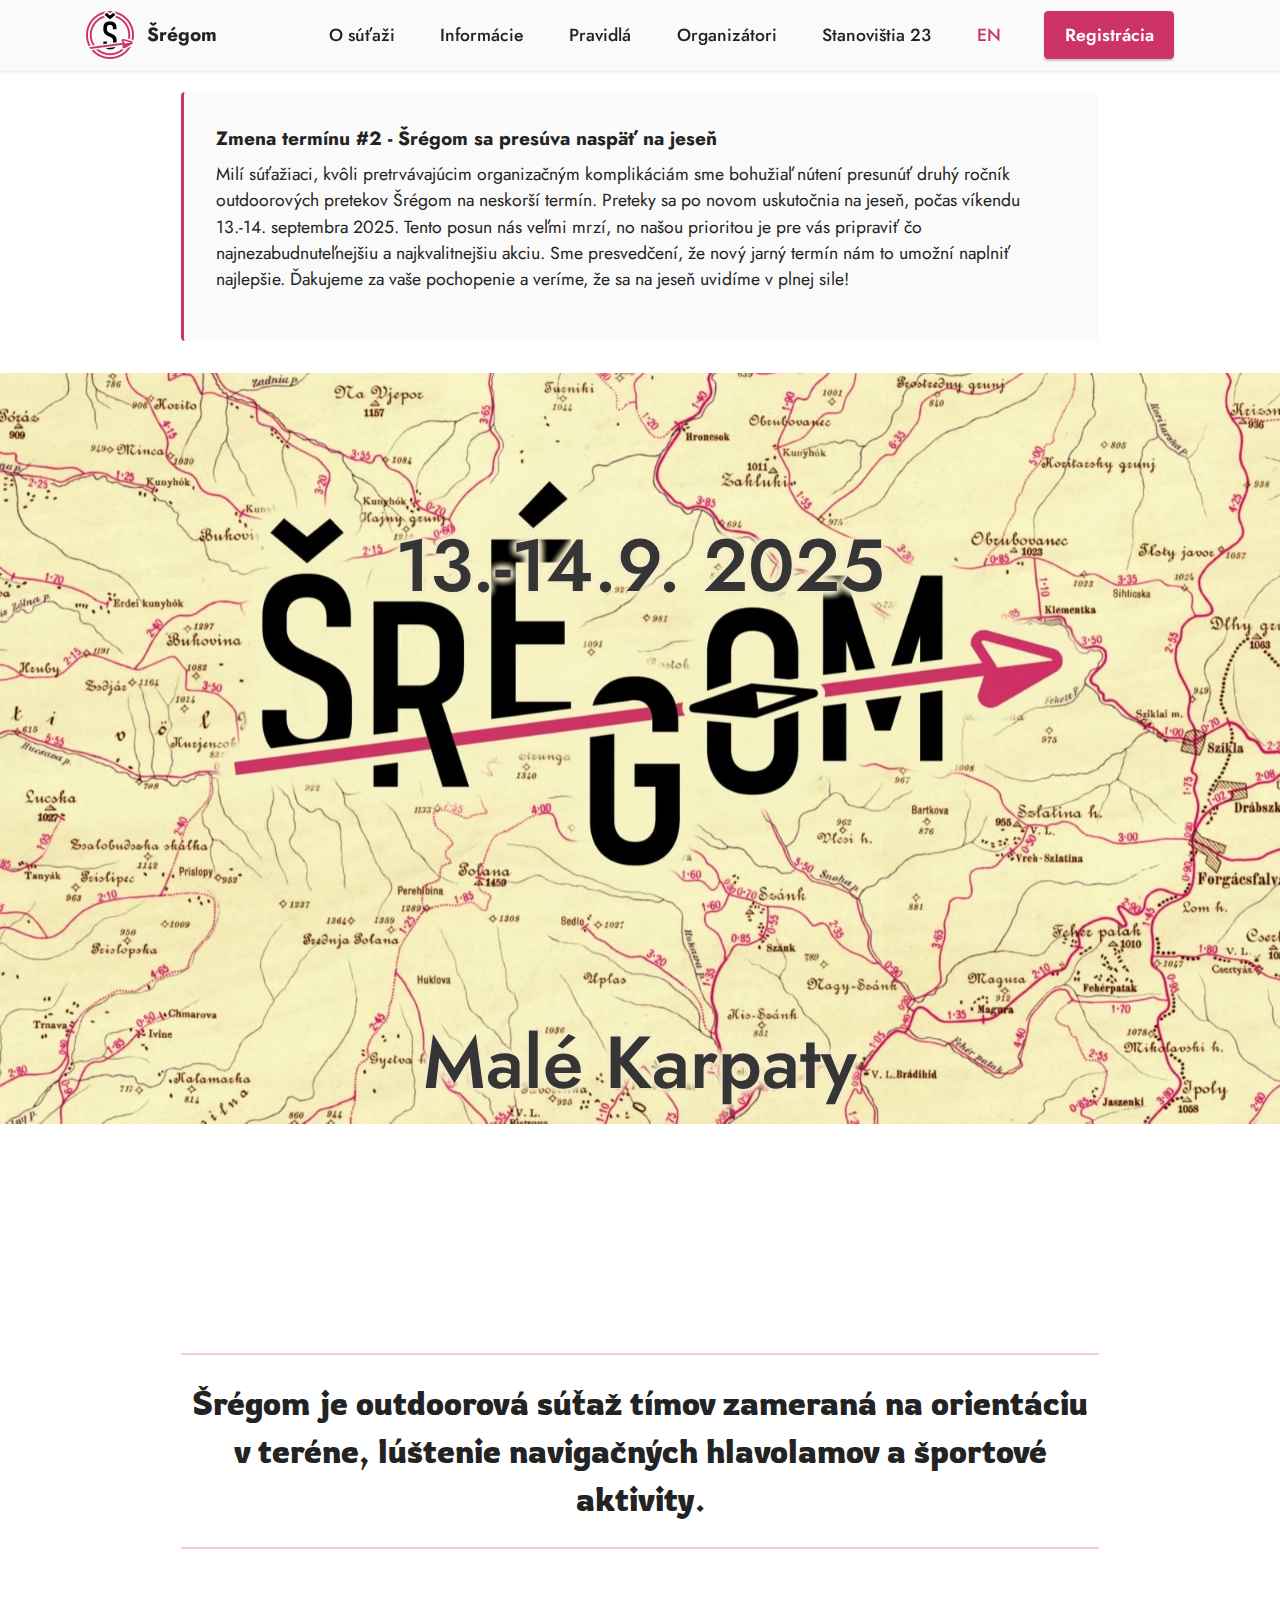
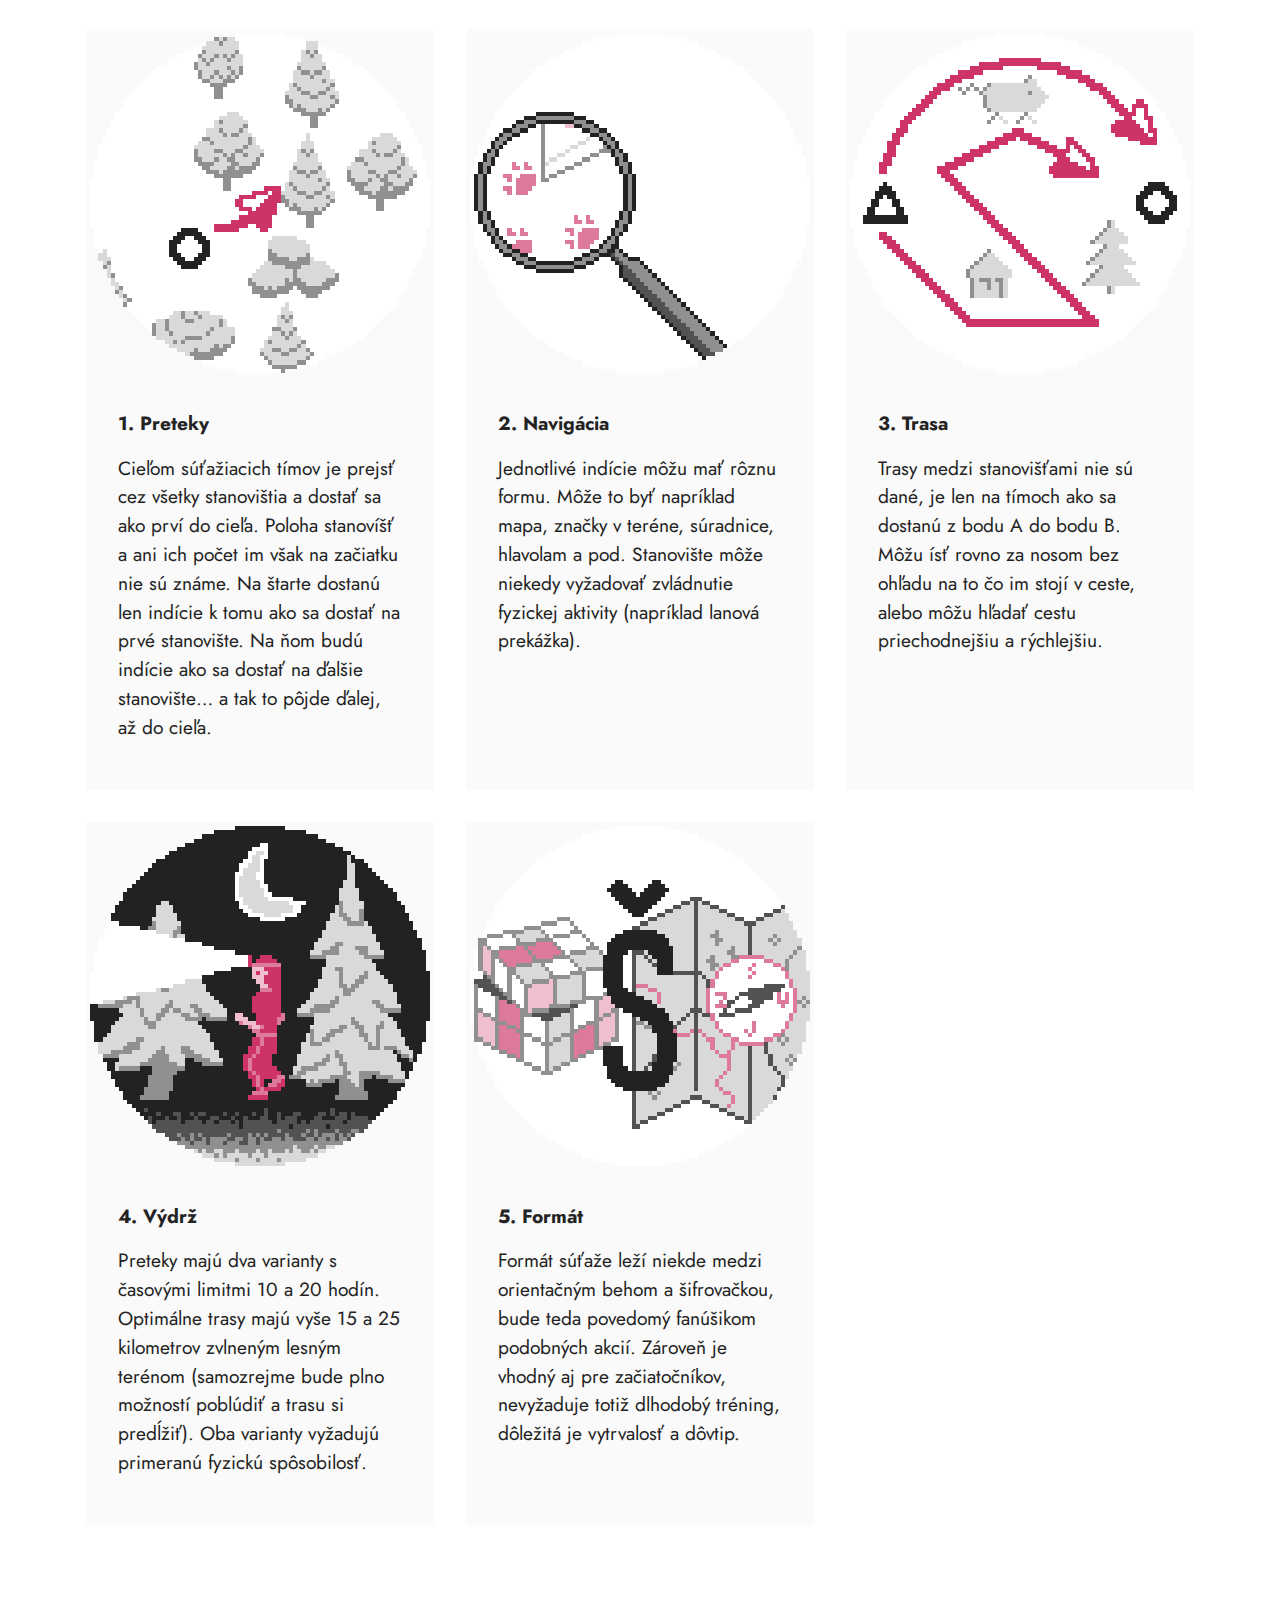
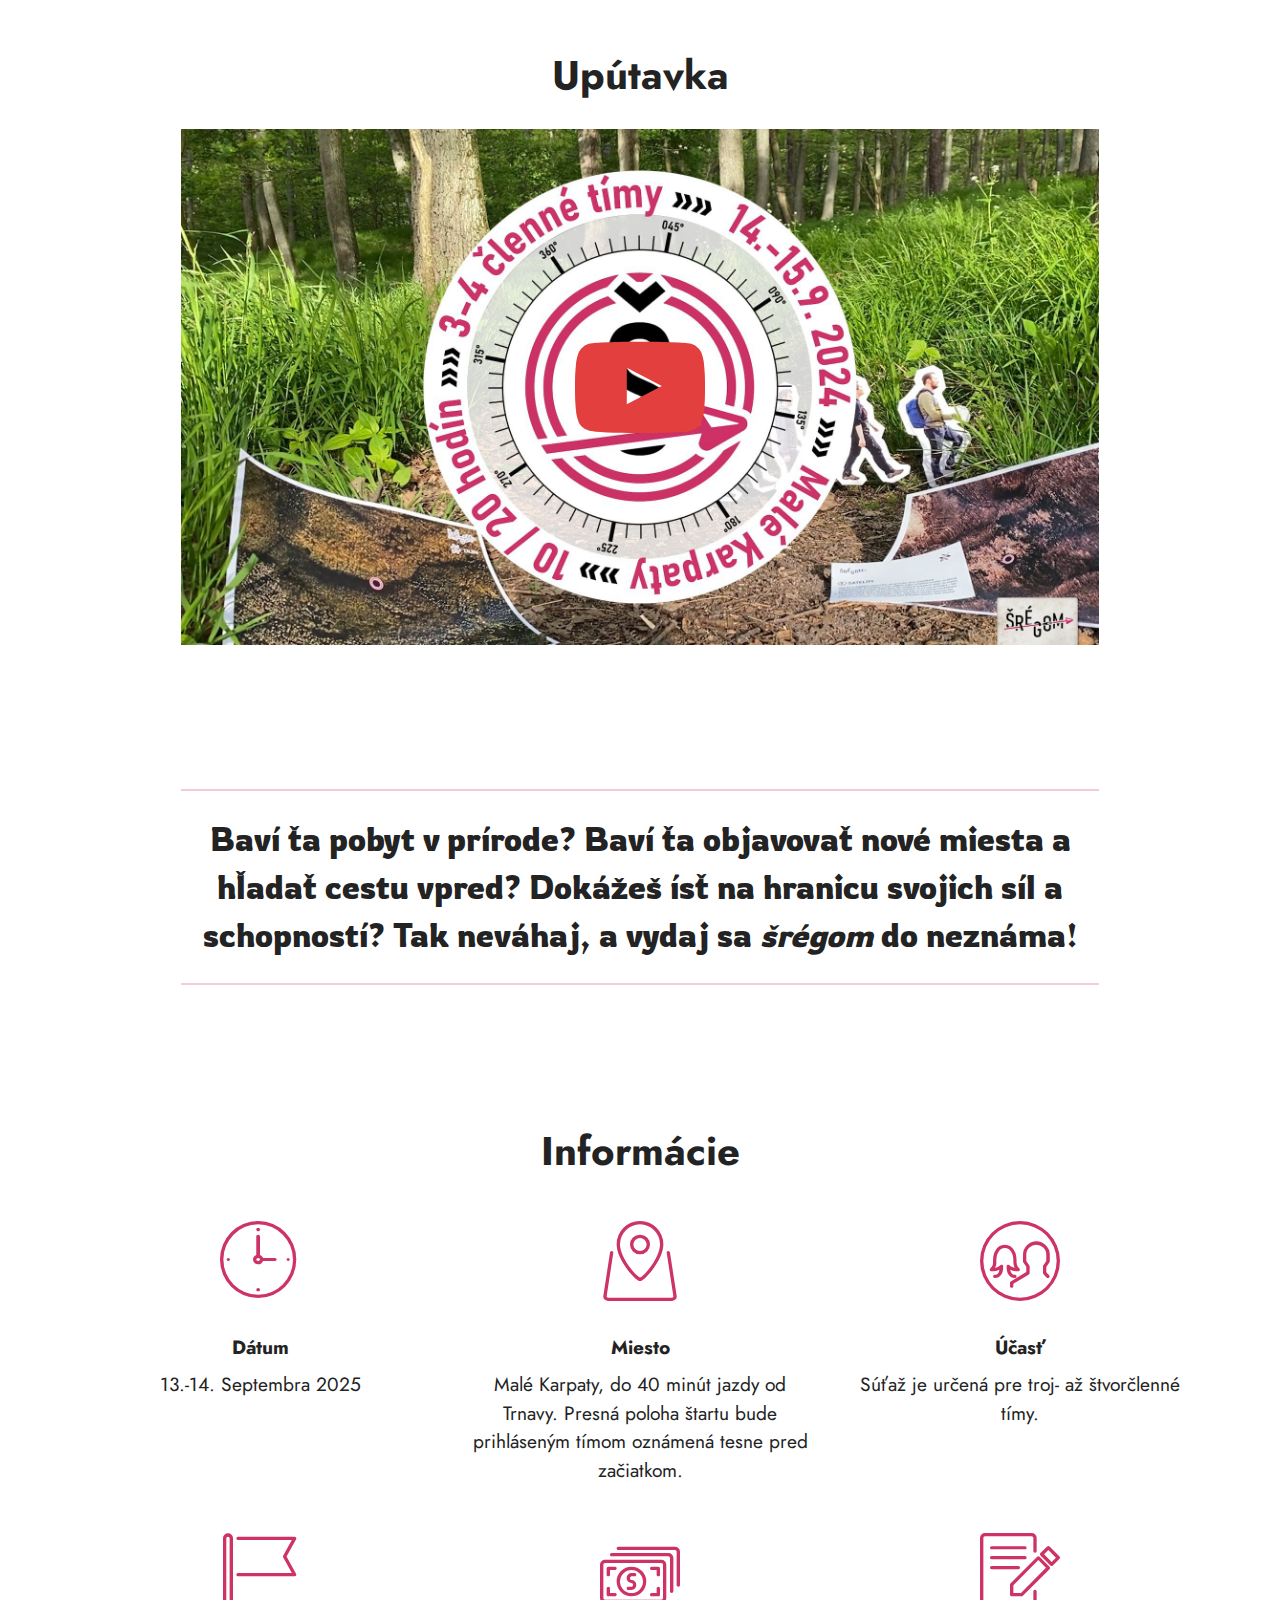
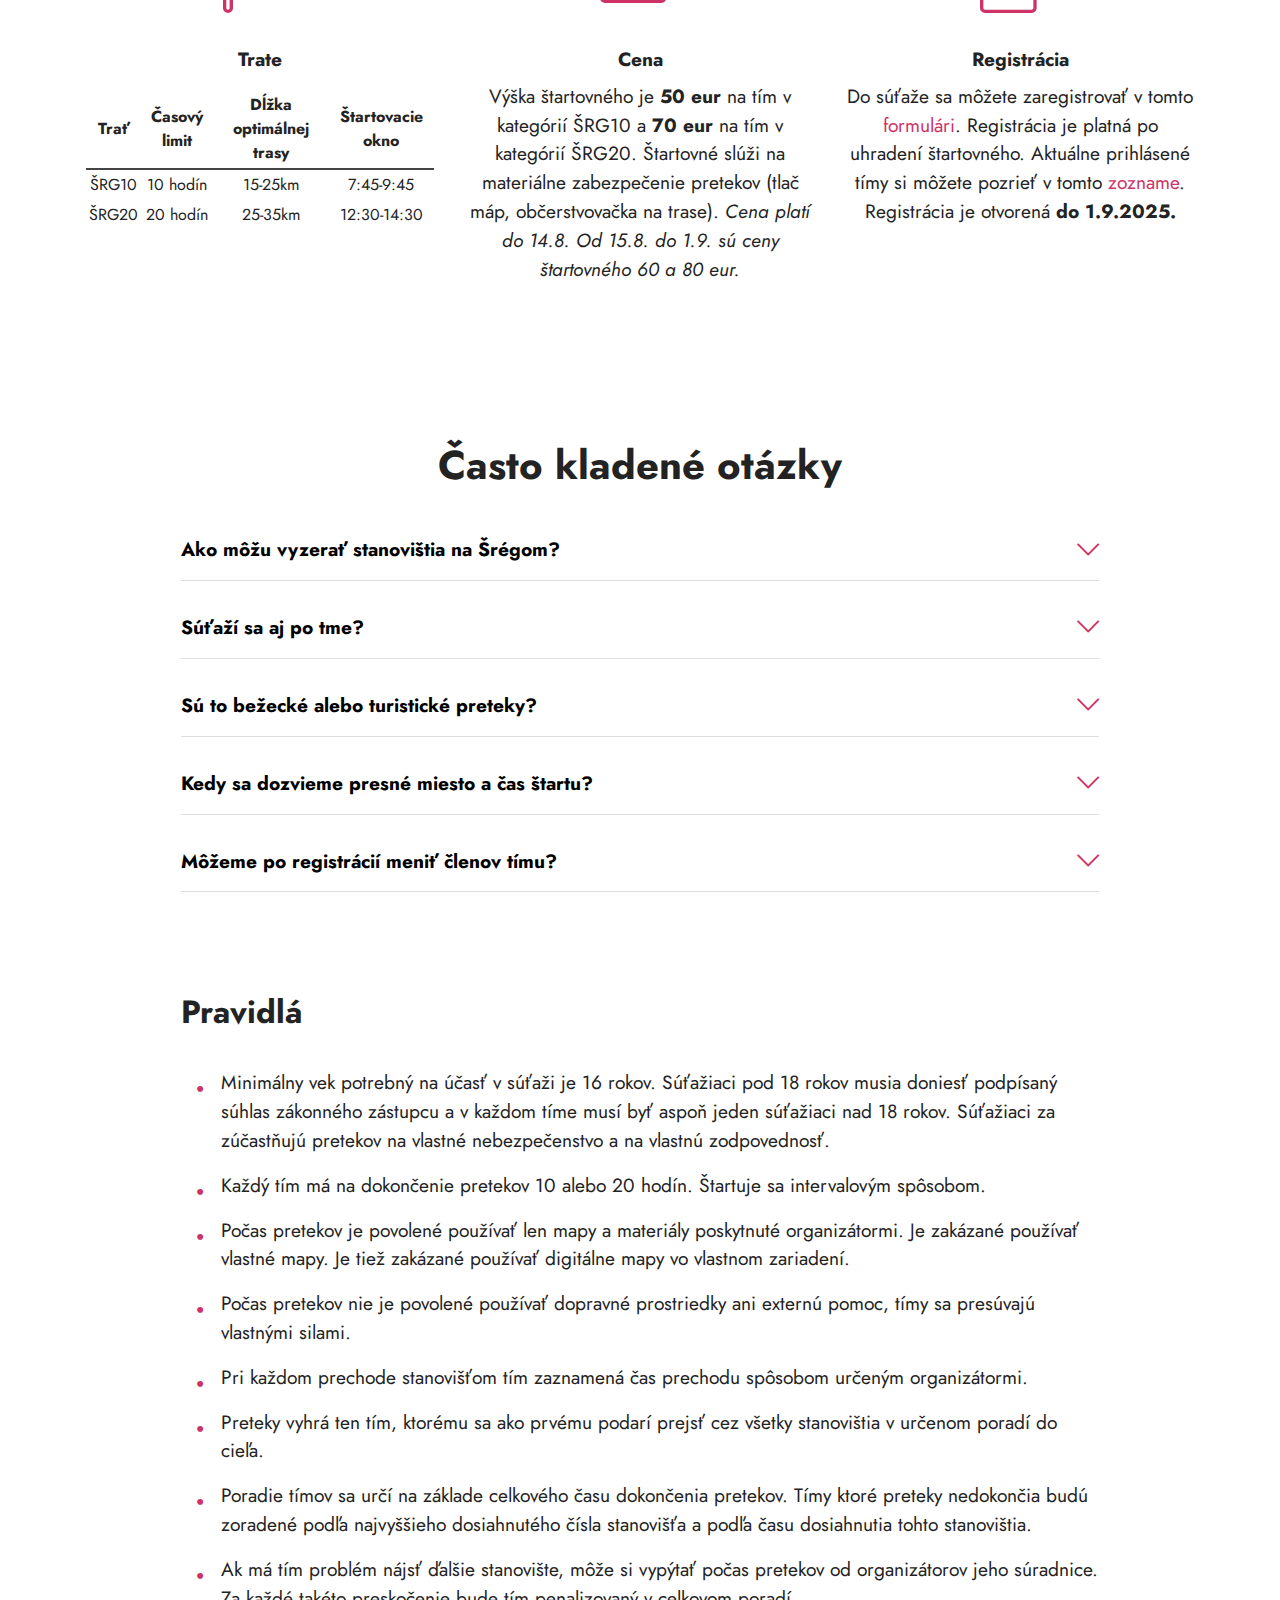
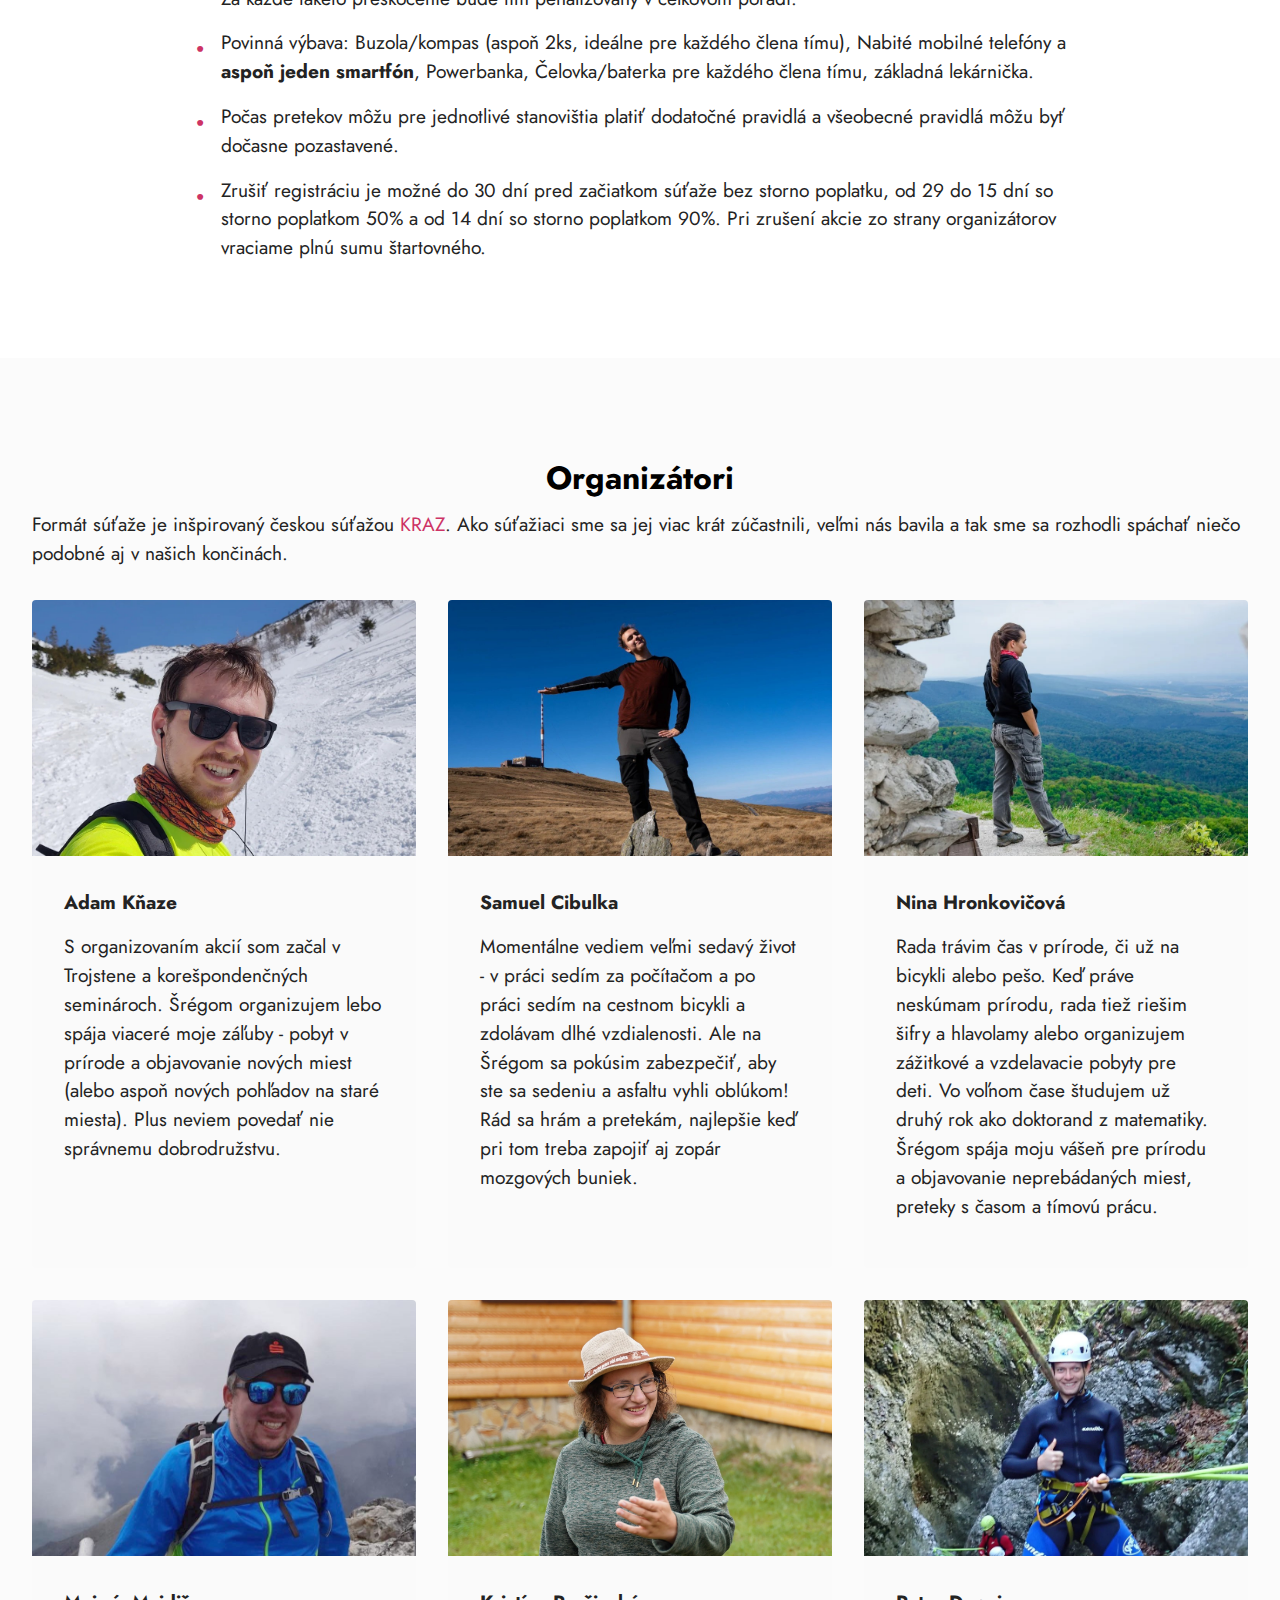
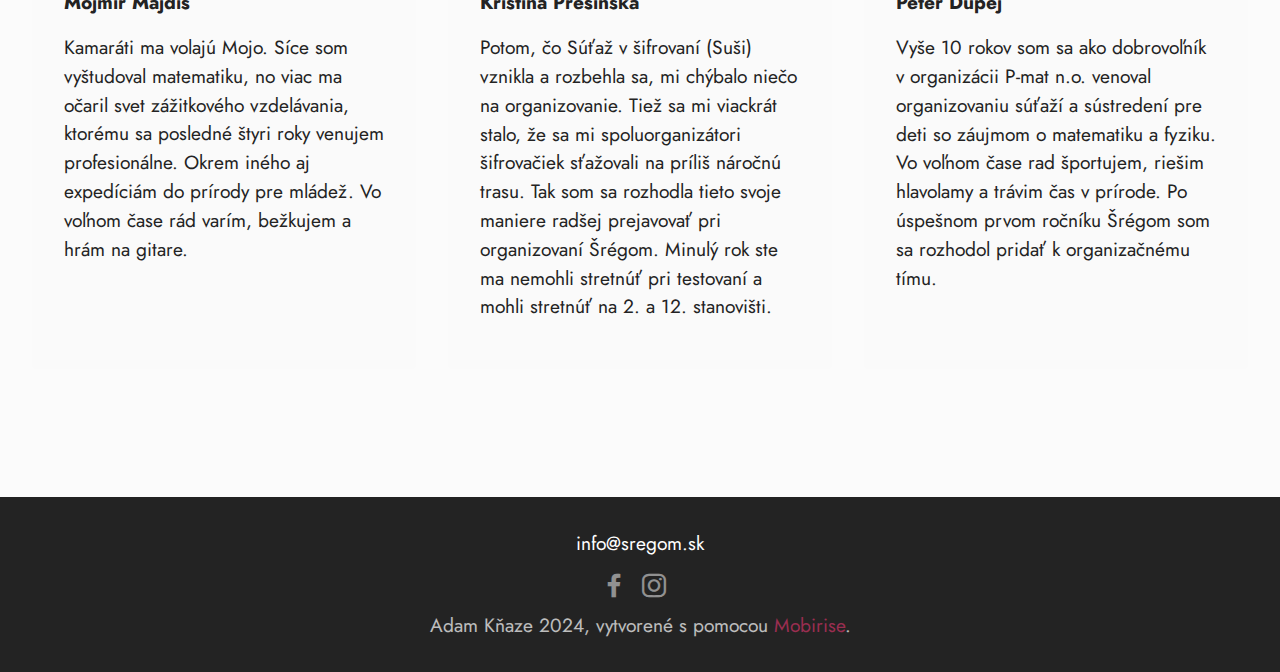
<file: index.html>
<!DOCTYPE html>
<html>

<head>
  <!-- Site made with Mobirise v5.8.4, https://mobirise.com -->
  <meta charset="UTF-8" />
  <meta http-equiv="X-UA-Compatible" content="IE=edge" />
  <meta name="viewport" content="width=device-width, initial-scale=1, minimum-scale=1" />
  <link rel="shortcut icon" href="assets/images/logo-profil-96x96.png" type="image/x-icon" />
  <meta name="description" content="Outdoorová súťaž Šrégom" />
  <title>Šrégom</title>
  <meta property="og:url" content="https://sregom.sk" />
  <meta property="og:type" content="website" />
  <meta property="og:title" content="Outdoorová súťaž Šrégom" />
  <meta property="og:image" content="https://sregom.sk/assets/images/backg_polana-2000x1125.jpeg" />

  <title>Home</title>
  <link rel="stylesheet" href="assets/web/assets/mobirise-icons2/mobirise2.css" />
  <link rel="stylesheet" href="assets/web/assets/mobirise-icons/mobirise-icons.css" />
  <link rel="stylesheet" href="assets/bootstrap/css/bootstrap.min.css" />
  <link rel="stylesheet" href="assets/bootstrap/css/bootstrap-grid.min.css" />
  <link rel="stylesheet" href="assets/bootstrap/css/bootstrap-reboot.min.css" />
  <link rel="stylesheet" href="assets/parallax/jarallax.css" />
  <link rel="stylesheet" href="assets/dropdown/css/style.css" />
  <link rel="stylesheet" href="assets/socicon/css/styles.css" />
  <link rel="stylesheet" href="assets/theme/css/style.css" />
  <link rel="preconnect" href="https://fonts.googleapis.com" />
  <link rel="preconnect" href="https://fonts.gstatic.com" crossorigin />
  <link rel="preload"
    href="https://fonts.googleapis.com/css?family=Jost:100,200,300,400,500,600,700,800,900,100i,200i,300i,400i,500i,600i,700i,800i,900i&display=swap"
    as="style" onload="this.onload=null;this.rel='stylesheet'" />
  <noscript>
    <link rel="stylesheet"
      href="https://fonts.googleapis.com/css?family=Jost:100,200,300,400,500,600,700,800,900,100i,200i,300i,400i,500i,600i,700i,800i,900i&display=swap" />
  </noscript>
  <link href="https://fonts.googleapis.com/css2?family=Rowdies:wght@300&display=swap" rel="stylesheet" />
  <link rel="preload" as="style" href="assets/mobirise/css/mbr-additional.css" />
  <link rel="stylesheet" href="assets/mobirise/css/mbr-additional.css" type="text/css" />
  <script src="https://code.jquery.com/jquery-3.6.4.min.js"
    integrity="sha256-oP6HI9z1XaZNBrJURtCoUT5SUnxFr8s3BzRl+cbzUq8=" crossorigin="anonymous"></script>
</head>

<body>
  <section data-bs-version="5.1" class="menu menu2 cid-tykx46DBpw" once="menu" id="menu2-0">
    <nav class="navbar navbar-dropdown navbar-fixed-top navbar-expand-lg">
      <div class="container">
        <div class="navbar-brand">
          <span class="navbar-logo">
            <a href="https://sregom.sk">
              <img src="assets/images/logo-profil-96x96.png" alt="Outdoorová súťaž Šrégom" style="height: 3rem" />
            </a>
          </span>
          <span class="navbar-caption-wrap"><a class="navbar-caption text-black display-7"
              href="https://sregom.sk">Šrégom</a></span>
          <button class="navbar-toggler custom-ml-15" type="button" data-toggle="collapse" data-bs-toggle="collapse"
            data-target="#navbarSupportedContent" data-bs-target="#navbarSupportedContent"
            aria-controls="navbarNavAltMarkup" aria-expanded="false" aria-label="Toggle navigation">
            <div class="hamburger">
              <span></span>
              <span></span>
              <span></span>
              <span></span>
            </div>
          </button>
        </div>
        <div class="collapse navbar-collapse" id="navbarSupportedContent">
          <ul class="navbar-nav nav-dropdown" data-app-modern-menu="true">
            <li class="nav-item">
              <a class="nav-link link text-black text-primary display-4" href="index.html#content6-6">O súťaži</a>
            </li>
            <li class="nav-item">
              <a class="nav-link link text-black text-primary display-4" href="index.html#features1-l">Informácie</a>
            </li>
            <li class="nav-item">
              <a class="nav-link link text-black text-primary display-4" href="index.html#content14-c">Pravidlá</a>
            </li>
            <li class="nav-item">
              <a class="nav-link link text-black text-primary display-4" href="index.html#gallery3-d">Organizátori</a>
            </li>
            <li class="nav-item">
              <a class="nav-link link text-black text-primary display-4" href="stanovistia_23.html">Stanovištia 23</a>
            </li>
            <li class="nav-item">
              <a class="nav-link link text-primary display-4" href="en.html">EN</a>
            </li>
          </ul>

          <div class="navbar-buttons mbr-section-btn">
            <a class="btn btn-primary display-4" href="https://forms.gle/EKfxinSBoBJMspXV9"
              target="_blank">Registrácia</a>
          </div>
        </div>
      </div>
    </nav>
  </section>

  <section data-bs-version="5.1" class="content7 cid-ulNMBMAKdJ" id="content7-10">

    <div class="container">
      <div class="row justify-content-center">
        <div class="col-12 col-md-10">
          <blockquote>
            <h5 class="mbr-section-title mbr-fonts-style mb-2 display-7"><strong>Zmena termínu #2 - Šrégom sa presúva
                naspäť na
                jeseň</strong></h5>
            <p class="mbr-text mbr-fonts-style display-4">Milí súťažiaci, kvôli pretrvávajúcim organizačným komplikáciám
              sme bohužiaľ nútení presunúť druhý ročník outdoorových pretekov Šrégom na neskorší termín. Preteky sa po
              novom uskutočnia na jeseň, počas víkendu 13.-14. septembra 2025. Tento posun nás veľmi mrzí, no našou
              prioritou je pre vás pripraviť čo najnezabudnuteľnejšiu a najkvalitnejšiu akciu. Sme presvedčení, že nový
              jarný termín nám to umožní naplniť najlepšie.

              Ďakujeme za vaše pochopenie a veríme, že sa na jeseň uvidíme v plnej sile!
            </p>
          </blockquote>
        </div>
      </div>
    </div>
  </section>

  <section data-bs-version="5.1" class="header1 cid-tykyiCYTLH mbr-fullscreen mbr-parallax-background" id="header1-1">
    <div class="container-fluid">
      <div class="row justify-content-center custom-remove-on-mobile">
        <div class="col">
          <div class="col-12 col-lg-7 custom-override-width-100">
            <!-- custom-hide-on-small -->
            <div class="custom-width-80-1600">
              <h1 class="mbr-section-title mbr-fonts-style mb-3 display-1 custom-banner-text custom-text-align-center">
                13-14.9.
              </h1>
              <h1 class="mbr-section-title mbr-fonts-style mb-3 display-1 custom-banner-text custom-text-align-center">
                2025
              </h1>
            </div>
          </div>
        </div>
        <div class="col"></div>
        <div class="col"></div>
        <div class="col"></div>
        <div class="col">
          <div class="col-12 col-lg-7 custom-override-width-100">
            <h1 class="mbr-section-title mbr-fonts-style mb-3 custom-banner-text display-1 custom-text-align-center">
              Malé Karpaty
            </h1>
          </div>
        </div>
      </div>
      <div class="row justify-content-center custom-remove-on-large">
        <h1 class="mbr-section-title mbr-fonts-style mb-3 display-1 custom-banner-text custom-text-align-center">
          13.-14.9. 2025
        </h1>
      </div>
      <div class="row justify-content-center custom-remove-on-large custom-height-200"></div>
      <div class="row justify-content-center custom-remove-on-large">
        <h1 class="mbr-section-title mbr-fonts-style mb-3 custom-banner-text display-1 custom-text-align-center">
          Malé Karpaty
        </h1>
      </div>
    </div>
  </section>

  <section data-bs-version="5.1" class="content6 cid-tykzrqVaGY" id="content6-6">
    <div class="container">
      <div class="row justify-content-center">
        <div class="col-md-12 col-lg-10">
          <hr class="line" />
          <p class="mbr-text align-center mbr-fonts-style my-4 display-5 custom-font">
            Šrégom je outdoorová súťaž tímov zameraná na orientáciu v teréne, lúštenie navigačných hlavolamov a
            športové aktivity.
          </p>
          <hr class="line" />
        </div>
      </div>
    </div>
  </section>

  <section data-bs-version="5.1" class="features3 cid-tzDnAxzLxm" id="features3-i">
    <script>
      $(document).ready(function () {
        $(".img-bottom").mouseenter(function () {
          $(this).addClass("hide-element");
          $(".img-bottom").not($(this)).removeClass("hide-element");
        });
        $(".img-bottom").click(function () {
          $(this).removeClass("hide-element");
        });
      });
    </script>

    <div class="container">
      <div class="row mt-4">
        <div class="item features-image сol-12 col-md-6 col-lg-4">
          <div class="item-wrapper">
            <div class="item-img img-parent">
              <img src="assets/images/srg-web_1.gif" class="custom-pixelcrisp img-top" alt="" data-slide-to="0"
                data-bs-slide-to="0" />
              <img src="assets/images/srg-web-1-84x84.png"
                class="custom-pixelcrisp custom-hide-on-mobile img-bottom hide-element" alt="" data-slide-to="0"
                data-bs-slide-to="0" />
            </div>
            <div class="item-content">
              <h5 class="item-title mbr-fonts-style display-7">
                <strong>1. Preteky</strong>
              </h5>

              <p class="mbr-text mbr-fonts-style mt-3 display-7">
                Cieľom súťažiacich tímov je prejsť cez všetky stanovištia a dostať sa ako prví do cieľa. Poloha
                stanovíšť a ani ich počet im však na začiatku nie sú známe. Na štarte dostanú len indície k tomu ako
                sa dostať na prvé stanovište. Na ňom budú indície ako sa dostať na ďalšie stanovište… a tak to pôjde
                ďalej, až do cieľa.
              </p>
            </div>
          </div>
        </div>
        <div class="item features-image сol-12 col-md-6 col-lg-4">
          <div class="item-wrapper">
            <div class="item-img">
              <img src="assets/images/srg-web_2.gif" class="custom-pixelcrisp img-top" alt="" data-slide-to="1"
                data-bs-slide-to="1" />
              <img src="assets/images/srg-web-2-84x84.png" class="custom-pixelcrisp custom-hide-on-mobile img-bottom"
                alt="" data-slide-to="1" data-bs-slide-to="1" />
            </div>
            <div class="item-content">
              <h5 class="item-title mbr-fonts-style display-7">
                <strong>2. Navigácia</strong>
              </h5>

              <p class="mbr-text mbr-fonts-style mt-3 display-7">
                Jednotlivé indície môžu mať rôznu formu. Môže to byť napríklad mapa, značky v teréne, súradnice,
                hlavolam a pod. Stanovište môže niekedy vyžadovať zvládnutie fyzickej aktivity (napríklad lanová
                prekážka).
              </p>
            </div>
          </div>
        </div>
        <div class="item features-image сol-12 col-md-6 col-lg-4">
          <div class="item-wrapper">
            <div class="item-img">
              <img src="assets/images/srg-web_3.gif" class="custom-pixelcrisp img-top" alt="" data-slide-to="2"
                data-bs-slide-to="2" />
              <img src="assets/images/srg-web-3-84x84.png" class="custom-pixelcrisp custom-hide-on-mobile img-bottom"
                alt="" data-slide-to="2" data-bs-slide-to="2" />
            </div>
            <div class="item-content">
              <h5 class="item-title mbr-fonts-style display-7">
                <strong>3. Trasa</strong>
              </h5>

              <p class="mbr-text mbr-fonts-style mt-3 display-7">
                Trasy medzi stanovišťami nie sú dané, je len na tímoch ako sa dostanú z bodu A do bodu B. Môžu ísť
                rovno za nosom bez ohľadu na to čo im stojí v ceste, alebo môžu hľadať cestu priechodnejšiu a
                rýchlejšiu.<br />
              </p>
            </div>
          </div>
        </div>
        <div class="item features-image сol-12 col-md-6 col-lg-4">
          <div class="item-wrapper">
            <div class="item-img">
              <img src="assets/images/srg-web_4.gif" class="custom-pixelcrisp img-top" alt="" data-slide-to="3"
                data-bs-slide-to="3" />
              <img src="assets/images/srg-web-4-84x84.png" class="custom-pixelcrisp custom-hide-on-mobile img-bottom"
                alt="" data-slide-to="3" data-bs-slide-to="3" />
            </div>
            <div class="item-content">
              <h5 class="item-title mbr-fonts-style display-7">
                <strong>4. Výdrž</strong>
              </h5>

              <p class="mbr-text mbr-fonts-style mt-3 display-7">
                Preteky majú dva varianty s časovými limitmi 10 a 20 hodín. Optimálne trasy majú vyše 15 a 25
                kilometrov zvlneným lesným terénom (samozrejme bude plno možností poblúdiť a trasu si predĺžiť).
                Oba varianty vyžadujú primeranú fyzickú spôsobilosť.<br />
              </p>
            </div>
          </div>
        </div>
        <div class="item features-image сol-12 col-md-6 col-lg-4">
          <div class="item-wrapper">
            <div class="item-img">
              <img src="assets/images/srg-web_5.gif" class="custom-pixelcrisp img-top" alt="" data-slide-to="4"
                data-bs-slide-to="4" />
              <img src="assets/images/srg-web-5-84x84.png" class="custom-pixelcrisp custom-hide-on-mobile img-bottom"
                alt="" data-slide-to="4" data-bs-slide-to="4" />
            </div>
            <div class="item-content">
              <h5 class="item-title mbr-fonts-style display-7">
                <strong>5. Formát</strong>
              </h5>

              <p class="mbr-text mbr-fonts-style mt-3 display-7">
                Formát súťaže leží niekde medzi orientačným behom a šifrovačkou, bude teda povedomý fanúšikom
                podobných akcií. Zároveň je vhodný aj pre začiatočníkov, nevyžaduje totiž dlhodobý tréning, dôležitá
                je vytrvalosť a dôvtip.<br />
              </p>
            </div>
          </div>
        </div>
      </div>
    </div>
  </section>

  <section data-bs-version="5.1" class="video1 cid-uaOxu61s4q" id="video1-z">

    <div class="align-center container">
      <div class="mbr-section-head">
        <h4 class="mbr-section-title mbr-fonts-style mb-0 display-2">
          <strong>Upútavka</strong>
        </h4>

      </div>
      <div class="row justify-content-center mt-4">
        <div class="col-12 col-lg-10">
          <div class="box">
            <div class="mbr-media show-modal align-center" data-modal=".modalWindow">
              <img src="assets/images/sregom-24-teaser.00-01-11-27.still002-1920x1080.jpg"
                alt="Mobirise Website Builder">
              <div class="icon-wrap">
                <span class="mbr-iconfont socicon-youtube socicon"
                  style="color: rgb(228, 63, 63); fill: rgb(228, 63, 63); font-size: 130px;"></span>
              </div>
            </div>
          </div>
        </div>
      </div>
    </div>
    <div>
      <div class="modalWindow" style="display: none;">
        <div class="modalWindow-container">
          <div class="modalWindow-video-container">
            <div class="modalWindow-video">
              <iframe width="100%" height="100%" frameborder="0" allowfullscreen="1"
                data-src="https://www.youtube.com/watch?v=8y7xFh7dYbw"></iframe>
            </div>
            <a class="close" role="button" data-dismiss="modal" data-bs-dismiss="modal">
              <span aria-hidden="true" class="mbr-iconfont mobi-mbri-close mobi-mbri closeModal"></span>
              <span class="sr-only visually-hidden">Close</span>
            </a>
          </div>
        </div>
      </div>
    </div>
  </section>

  <section data-bs-version="5.1" class="content6 cid-tykznpQRer" id="content6-5">
    <div class="container">
      <div class="row justify-content-center">
        <div class="col-md-12 col-lg-10">
          <hr class="line" />
          <p class="mbr-text align-center mbr-fonts-style my-4 display-5 custom-font">
            Baví ťa pobyt v prírode? Baví ťa objavovať nové miesta a hľadať cestu vpred? Dokážeš ísť na hranicu
            svojich síl a schopností? Tak neváhaj, a vydaj sa <em>šrégom</em> do neznáma!
          </p>
          <hr class="line" />
        </div>
      </div>
    </div>
  </section>

  <section data-bs-version="5.1" class="features1 cid-tA7Cc3SwSE mbr-parallax-background" id="features1-l">
    <div class="mbr-overlay" style="opacity: 0.7; background-color: rgb(255, 255, 255)"></div>
    <div class="container">
      <div class="row">
        <div class="col-12 col-lg-9">
          <h3 class="mbr-section-title mbr-fonts-style align-center mb-0 display-2">
            <strong>Informácie</strong>
          </h3>
        </div>
      </div>
      <div class="row">
        <div class="card col-12 col-md-4 col-lg-4">
          <div class="card-wrapper">
            <div class="card-box align-center">
              <div class="iconfont-wrapper">
                <span class="mbr-iconfont mbri-clock"></span>
              </div>
              <h5 class="card-title mbr-fonts-style display-7">
                <strong>Dátum</strong>
              </h5>
              <p class="card-text mbr-fonts-style display-7">13.-14. Septembra 2025</p>
            </div>
          </div>
        </div>
        <div class="card col-12 col-md-4 col-lg-4">
          <div class="card-wrapper">
            <div class="card-box align-center">
              <div class="iconfont-wrapper">
                <span class="mbr-iconfont mbri-map-pin"></span>
              </div>
              <h5 class="card-title mbr-fonts-style display-7">
                <strong>Miesto</strong>
              </h5>
              <p class="card-text mbr-fonts-style display-7">
                Malé Karpaty, do 40 minút jazdy od Trnavy. Presná poloha štartu bude prihláseným tímom oznámená
                tesne pred začiatkom.
              </p>
            </div>
          </div>
        </div>
        <div class="card col-12 col-md-4 col-lg-4">
          <div class="card-wrapper">
            <div class="card-box align-center">
              <div class="iconfont-wrapper">
                <span class="mbr-iconfont mbri-users"></span>
              </div>
              <h5 class="card-title mbr-fonts-style display-7">
                <strong>Účasť</strong>
              </h5>
              <p class="card-text mbr-fonts-style display-7">Súťaž je určená pre troj- až štvorčlenné tímy.</p>
            </div>
          </div>
        </div>
        <div class="card col-12 col-md-4 col-lg-4">
          <div class="card-wrapper">
            <div class="card-box align-center">
              <div class="iconfont-wrapper">
                <span class="mbr-iconfont mbri-flag"></span>
              </div>
              <h5 class="card-title mbr-fonts-style display-7">
                <strong>Trate</strong>
              </h5>
              <p class="card-text mbr-fonts-style display-7">
              <table class="categoryTable">
                <thead>
                  <tr>
                    <th>Trať</th>
                    <th>Časov&yacute; limit</th>
                    <th>Dĺžka optim&aacute;lnej trasy</th>
                    <th>&Scaron;tartovacie okno</th>
                  </tr>
                </thead>
                <tbody>
                  <tr>
                    <td>&Scaron;RG10</td>
                    <td>10 hod&iacute;n</td>
                    <td>15-25km</td>
                    <td>7:45-9:45</td>
                  </tr>
                  <tr>
                    <td>&Scaron;RG20</td>
                    <td>20 hod&iacute;n</td>
                    <td>25-35km</td>
                    <td>12:30-14:30</td>
                  </tr>
                </tbody>
              </table>
              </p>
            </div>
          </div>
        </div>
        <div class="card col-12 col-md-4 col-lg-4">
          <div class="card-wrapper">
            <div class="card-box align-center">
              <div class="iconfont-wrapper">
                <span class="mbr-iconfont mbri-cash"></span>
              </div>
              <h5 class="card-title mbr-fonts-style display-7">
                <strong>Cena</strong>
              </h5>
              <p class="card-text mbr-fonts-style display-7">
                Výška štartovného je <b>50 eur</b> na tím v kategórií ŠRG10 a <b>70 eur</b> na tím v kategórií ŠRG20.
                Štartovné slúži na materiálne
                zabezpečenie pretekov (tlač máp, občerstvovačka na trase). <i>Cena platí do 14.8. Od 15.8. do 1.9. sú
                  ceny štartovného 60 a 80 eur.</i>
              </p>
            </div>
          </div>
        </div>
        <div class="card col-12 col-md-4 col-lg-4">
          <div class="card-wrapper">
            <div class="card-box align-center">
              <div class="iconfont-wrapper">
                <span class="mbr-iconfont mbri-edit"></span>
              </div>
              <h5 class="card-title mbr-fonts-style display-7">
                <strong>Registrácia</strong>
              </h5>
              <p class="card-text mbr-fonts-style display-7">
                Do súťaže sa môžete zaregistrovať v tomto
                <a href="https://forms.gle/zskVJTvY5yVRbbRD7" class="text-primary" target="_blank">formulári</a>.
                Registrácia je platná po uhradení štartovného. Aktuálne prihlásené tímy si môžete pozrieť v tomto
                <a href="https://docs.google.com/spreadsheets/d/1NJ4fOMR0ap_tFx2ibQ3mXdPipEtNOJ4i6-RdQQZWUZ4/edit?usp=sharing"
                  class="text-primary" target="_blank">zozname</a>. Registrácia je otvorená <b>do 1.9.2025.</b>
              </p>
            </div>
          </div>
        </div>
      </div>
    </div>
  </section>

  <section data-bs-version="5.1" class="content16 cid-tMzDosAk2A" id="content16-p">
    <div class="container">
      <div class="row justify-content-center">
        <div class="col-12 col-md-10">
          <div class="mbr-section-head align-center mb-4">
            <h3 class="mbr-section-title mb-0 mbr-fonts-style display-2">
              <strong>Často kladené otázky</strong>
            </h3>
          </div>
          <div id="bootstrap-accordion_13" class="panel-group accordionStyles accordion" role="tablist"
            aria-multiselectable="true">
            <div class="card mb-3">
              <div class="card-header" role="tab" id="headingOne">
                <a role="button" class="panel-title collapsed" data-toggle="collapse" data-bs-toggle="collapse"
                  data-core="" href="#collapse3_13" aria-expanded="false" aria-controls="collapse3">
                  <h6 class="panel-title-edit mbr-fonts-style mb-0 display-7">
                    <strong>Ako môžu vyzerať stanovištia na Šrégom?</strong>
                  </h6>
                  <span class="sign mbr-iconfont mbri-arrow-down"></span>
                </a>
              </div>
              <div id="collapse3_13" class="panel-collapse noScroll collapse" role="tabpanel"
                aria-labelledby="headingOne" data-parent="#accordion" data-bs-parent="#bootstrap-accordion_13">
                <div class="panel-body">
                  <p class="mbr-fonts-style panel-text display-4">
                    Naozaj všeliako, budú veľmi rôznorodé :) Najlepšiu predstavu o tom čo vás môže na Šrégom čakať
                    získate z <a href="stanovistia_23.html" class="text-primary">minuloročných stanovíšť</a>.
                  </p>
                </div>
              </div>
            </div>
            <div class="card mb-3">
              <div class="card-header" role="tab" id="headingOne">
                <a role="button" class="panel-title collapsed" data-toggle="collapse" data-bs-toggle="collapse"
                  data-core="" href="#collapse4_13" aria-expanded="false" aria-controls="collapse4">
                  <h6 class="panel-title-edit mbr-fonts-style mb-0 display-7">
                    <strong>Súťaží sa aj po tme?</strong>
                  </h6>
                  <span class="sign mbr-iconfont mbri-arrow-down"></span>
                </a>
              </div>
              <div id="collapse4_13" class="panel-collapse noScroll collapse" role="tabpanel"
                aria-labelledby="headingOne" data-parent="#accordion" data-bs-parent="#bootstrap-accordion_13">
                <div class="panel-body">
                  <p class="mbr-fonts-style panel-text display-4">
                    Áno. Preteky majú dva varianty - ten kratší začína skoro ráno a tímy majú 10 hodín na jeho
                    dokončenie. Možno budete rýchlejší
                    a do cieľa dorazíte skôr, je však dosť možné že na trati budete aj po zotmení. Druhý variant má
                    limit 20 hodín, začína okolo obeda
                    a jeho významná časť sa teda koná cez noc. V oboch prípadoch si nezabudnite zobrať čelovky.
                  </p>
                </div>
              </div>
            </div>
            <div class="card mb-3">
              <div class="card-header" role="tab" id="headingOne">
                <a role="button" class="panel-title collapsed" data-toggle="collapse" data-bs-toggle="collapse"
                  data-core="" href="#collapse5_13" aria-expanded="false" aria-controls="collapse5">
                  <h6 class="panel-title-edit mbr-fonts-style mb-0 display-7">
                    <strong>Sú to bežecké alebo turistické preteky?</strong>
                  </h6>
                  <span class="sign mbr-iconfont mbri-arrow-down"></span>
                </a>
              </div>
              <div id="collapse5_13" class="panel-collapse noScroll collapse" role="tabpanel"
                aria-labelledby="headingOne" data-parent="#accordion" data-bs-parent="#bootstrap-accordion_13">
                <div class="panel-body">
                  <p class="mbr-fonts-style panel-text display-4">
                    Je to len na vás. Trať je stavaná tak aby ju bolo možné dokončiť v časovom limite aj krokom.
                    Samozrejme, ak budete mať dosť síl a zvládnete rýchlejšie tempo zlepšíte tým svoje šance na výhru.
                    Len si treba dať pozor aby ste pri tom nezablúdili.
                  </p>
                </div>
              </div>
            </div>
            <div class="card mb-3">
              <div class="card-header" role="tab" id="headingOne">
                <a role="button" class="panel-title collapsed" data-toggle="collapse" data-bs-toggle="collapse"
                  data-core="" href="#collapse7_13" aria-expanded="false" aria-controls="collapse6">
                  <h6 class="panel-title-edit mbr-fonts-style mb-0 display-7">
                    <strong>Kedy sa dozvieme presné miesto a čas štartu?</strong>
                  </h6>
                  <span class="sign mbr-iconfont mbri-arrow-down"></span>
                </a>
              </div>
              <div id="collapse7_13" class="panel-collapse noScroll collapse" role="tabpanel"
                aria-labelledby="headingOne" data-parent="#accordion" data-bs-parent="#bootstrap-accordion_13">
                <div class="panel-body">
                  <p class="mbr-fonts-style panel-text display-4">
                    Tieto informácie tímom oznámime krátko pred začiatkom pretekov, nie skôr ako týždeň vopred. Môžete
                    ale rátať s tým, že to bude v Malých Karpatoch, do 40 minút jazdy autom od Trnavy. Štart bude
                    dostupný
                    aj verejnou dopravou. Keďže sa štartuje intervalovým spôsobom, každý tím bude mať pridelený svoj
                    čas.
                    <!-- Štartovacie okno bude predbežne medzi 8:00 a 10:00. Ak máte silnú preferenciu štartovať neskôr alebo skôr
                      (napríklad z dôvodu cestovania) môžete nám napísať a skúsime to zohľadniť. V prvom rade však bude
                      štartovné poradie náhodné. -->
                  </p>
                </div>
              </div>
            </div>
            <div class="card mb-3">
              <div class="card-header" role="tab" id="headingOne">
                <a role="button" class="panel-title collapsed" data-toggle="collapse" data-bs-toggle="collapse"
                  data-core="" href="#collapse6_13" aria-expanded="false" aria-controls="collapse6">
                  <h6 class="panel-title-edit mbr-fonts-style mb-0 display-7">
                    <strong>Môžeme po registrácií meniť členov tímu?</strong>
                  </h6>
                  <span class="sign mbr-iconfont mbri-arrow-down"></span>
                </a>
              </div>
              <div id="collapse6_13" class="panel-collapse noScroll collapse" role="tabpanel"
                aria-labelledby="headingOne" data-parent="#accordion" data-bs-parent="#bootstrap-accordion_13">
                <div class="panel-body">
                  <p class="mbr-fonts-style panel-text display-4">
                    Áno, stačí nám napísať na info@sregom.sk, alebo do správy na facebooku.
                  </p>
                </div>
              </div>
            </div>
          </div>
        </div>
      </div>
    </div>
  </section>

  <section data-bs-version="5.1" class="content14 cid-tywx1qcEPA" id="content14-c">
    <div class="container">
      <div class="row justify-content-center">
        <div class="col-md-12 col-lg-10">
          <h3 class="mbr-section-title mbr-fonts-style mb-4 display-5">
            <strong>Pravidlá</strong>
          </h3>
          <ul class="list mbr-fonts-style display-7">
            <li>
              Minimálny vek potrebný na účasť v súťaži je 16 rokov. Súťažiaci pod 18 rokov musia doniesť podpísaný
              súhlas zákonného zástupcu a v každom tíme musí byť aspoň jeden súťažiaci nad 18 rokov. Súťažiaci za
              zúčastňujú pretekov na vlastné nebezpečenstvo a na vlastnú zodpovednosť.
            </li>
            <li>Každý tím má na dokončenie pretekov 10 alebo 20 hodín. Štartuje sa intervalovým spôsobom.</li>
            <li>
              Počas pretekov je povolené používať len mapy a materiály poskytnuté organizátormi. Je zakázané používať
              vlastné mapy. Je tiež zakázané používať digitálne mapy vo vlastnom zariadení.
            </li>
            <li>
              Počas pretekov nie je povolené používať dopravné prostriedky ani externú pomoc, tímy sa presúvajú
              vlastnými silami.
            </li>
            <li>Pri každom prechode stanovišťom tím zaznamená čas prechodu spôsobom určeným organizátormi.</li>
            <li>
              Preteky vyhrá ten tím, ktorému sa ako prvému podarí prejsť cez všetky stanovištia v určenom poradí do
              cieľa.
            </li>
            <li>
              Poradie tímov sa určí na základe celkového času dokončenia pretekov. Tímy ktoré preteky nedokončia budú
              zoradené podľa najvyššieho dosiahnutého čísla stanovišťa a podľa času dosiahnutia tohto stanovištia.
            </li>
            <li>
              Ak má tím problém nájsť ďalšie stanovište, môže si vypýtať počas pretekov od organizátorov jeho
              súradnice. Za každé takéto preskočenie bude tím penalizovaný v celkovom poradí.
            </li>
            <li>
              Povinná výbava: Buzola/kompas (aspoň 2ks, ideálne pre každého člena tímu), Nabité mobilné telefóny a
              <b>aspoň jeden smartfón</b>, Powerbanka, Čelovka/baterka pre každého člena tímu, základná
              lekárnička.
            </li>
            <li>
              Počas pretekov môžu pre jednotlivé stanovištia platiť dodatočné pravidlá a všeobecné pravidlá môžu byť
              dočasne pozastavené.
            </li>
            <li>
              Zrušiť registráciu je možné do 30 dní pred začiatkom súťaže bez storno poplatku, od 29 do 15 dní so
              storno poplatkom 50% a od 14 dní so storno poplatkom 90%. Pri zrušení akcie zo strany organizátorov
              vraciame plnú sumu štartovného.
            </li>
          </ul>
        </div>
      </div>
    </div>
  </section>

  <section data-bs-version="5.1" class="gallery3 cid-tywx6meTu1 mbr-parallax-background" id="gallery3-d">
    <div class="mbr-overlay"></div>
    <div class="container-fluid">
      <div class="mbr-section-head">
        <h4 class="mbr-section-title mbr-fonts-style align-center mb-0 display-5">
          <strong>Organizátori</strong>
        </h4>
        <h5 class="mbr-section-subtitle mbr-fonts-style align-center mb-0 mt-2 display-7">
          Formát súťaže je inšpirovaný českou súťažou
          <a href="https://kraz.instruktori.cz" class="text-secondary" target="_blank">KRAZ</a>. Ako súťažiaci sme sa
          jej viac krát zúčastnili, veľmi nás bavila a tak sme sa rozhodli spáchať niečo podobné aj v našich končinách.
        </h5>
      </div>
      <div class="row mt-4">
        <div class="item features-image сol-12 col-md-6 col-lg-4">
          <div class="item-wrapper">
            <div class="item-img">
              <img src="assets/images/adam_foto.jpg" alt="Outdoorová súťaž Šrégom" />
            </div>
            <div class="item-content">
              <h5 class="item-title mbr-fonts-style display-7">
                <strong>Adam Kňaze</strong>
              </h5>

              <p class="mbr-text mbr-fonts-style mt-3 display-7">
                S organizovaním akcií som začal v Trojstene a korešpondenčných seminároch. Šrégom organizujem lebo
                spája viaceré moje záľuby - pobyt v prírode a objavovanie nových miest (alebo aspoň nových pohľadov na
                staré miesta). Plus neviem povedať nie správnemu dobrodružstvu.<br />
              </p>
            </div>
          </div>
        </div>
        <div class="item features-image сol-12 col-md-6 col-lg-4">
          <div class="item-wrapper">
            <div class="item-img">
              <img src="assets/images/72993553-2647055015314639-8672898370722856960-n-2-996x1360.jpeg"
                alt="Outdoorová súťaž Šrégom" />
            </div>
            <div class="item-content">
              <h5 class="item-title mbr-fonts-style display-7">
                <strong>Samuel Cibulka</strong>
              </h5>

              <p class="mbr-text mbr-fonts-style mt-3 display-7">
                Momentálne vediem veľmi sedavý život - v práci sedím za počítačom a po práci sedím na cestnom bicykli
                a zdolávam dlhé vzdialenosti. Ale na Šrégom sa pokúsim zabezpečiť, aby ste sa sedeniu a asfaltu vyhli
                oblúkom! Rád sa hrám a pretekám, najlepšie keď pri tom treba zapojiť aj zopár mozgových buniek.
              </p>
            </div>
          </div>
        </div>
        <div class="item features-image сol-12 col-md-6 col-lg-4">
          <div class="item-wrapper">
            <div class="item-img">
              <img src="assets/images/nina_foto.jpg" alt="Outdoorová súťaž Šrégom" />
            </div>
            <div class="item-content">
              <h5 class="item-title mbr-fonts-style display-7">
                <strong>Nina Hronkovičová</strong>
              </h5>

              <p class="mbr-text mbr-fonts-style mt-3 display-7">
                Rada trávim čas v prírode, či už na bicykli alebo pešo. Keď práve neskúmam prírodu, rada tiež riešim
                šifry a hlavolamy alebo organizujem zážitkové a vzdelavacie pobyty pre deti. Vo voľnom čase študujem
                už druhý rok ako doktorand z matematiky. Šrégom spája moju vášeň pre prírodu a objavovanie
                neprebádaných miest, preteky s časom a tímovú prácu.<br />
              </p>
            </div>
          </div>
        </div>
        <div class="item features-image сol-12 col-md-6 col-lg-4">
          <div class="item-wrapper">
            <div class="item-img">
              <img src="assets/images/336735812-241394831580517-449209262907642614-n-828x1104.jpg"
                alt="Outdoorová súťaž Šrégom" title="" />
            </div>
            <div class="item-content">
              <h5 class="item-title mbr-fonts-style display-7">
                <strong>Mojmír Majdiš</strong>
              </h5>

              <p class="mbr-text mbr-fonts-style mt-3 display-7">
                Kamaráti ma volajú Mojo. Síce som vyštudoval matematiku, no viac ma očaril svet zážitkového
                vzdelávania, ktorému sa posledné štyri roky venujem profesionálne. Okrem iného aj expedíciám do
                prírody pre mládež. Vo voľnom čase rád varím, bežkujem a hrám na gitare.<br />
              </p>
            </div>
          </div>
        </div>
        <div class="item features-image сol-12 col-md-6 col-lg-4">
          <div class="item-wrapper">
            <div class="item-img">
              <img src="assets/images/DSC03276.webp" alt="Outdoorová súťaž Šrégom" title="" />
            </div>
            <div class="item-content">
              <h5 class="item-title mbr-fonts-style display-7">
                <strong>Kristína Prešinská</strong>
              </h5>

              <p class="mbr-text mbr-fonts-style mt-3 display-7">
                Potom, čo Súťaž v šifrovaní (Suši) vznikla a rozbehla sa, mi chýbalo niečo na organizovanie.
                Tiež sa mi viackrát stalo, že sa mi spoluorganizátori šifrovačiek sťažovali na príliš náročnú trasu.
                Tak som sa rozhodla tieto svoje maniere radšej prejavovať pri organizovaní Šrégom. Minulý rok ste ma
                nemohli stretnúť pri testovaní a mohli stretnúť na 2. a 12. stanovišti.<br />
              </p>
            </div>
          </div>
        </div>
        <div class="item features-image сol-12 col-md-6 col-lg-4">
          <div class="item-wrapper">
            <div class="item-img">
              <img src="assets/images/P9030509_zoom.webp" alt="Outdoorová súťaž Šrégom" title="" />
            </div>
            <div class="item-content">
              <h5 class="item-title mbr-fonts-style display-7">
                <strong>Peter Dupej</strong>
              </h5>

              <p class="mbr-text mbr-fonts-style mt-3 display-7">
                Vyše 10 rokov som sa ako dobrovoľník v organizácii P-mat n.o. venoval organizovaniu súťaží a
                sústredení pre deti so záujmom o matematiku a fyziku. Vo voľnom čase rad športujem, riešim hlavolamy
                a trávim čas v prírode. Po úspešnom prvom ročníku Šrégom som sa rozhodol pridať k organizačnému
                tímu.<br />
              </p>
            </div>
          </div>
        </div>
      </div>
    </div>
  </section>

  <section data-bs-version="5.1" class="footer3 cid-tzDyAGXNpn" once="footers" id="footer3-j">
    <div class="container">
      <div class="media-container-row align-center mbr-white">
        <div class="row row-links">
          <ul class="foot-menu">
            <li class="foot-menu-item mbr-fonts-style display-7">info@sregom.sk</li>
          </ul>
        </div>
        <div class="row social-row">
          <div class="social-list align-right pb-2">
            <div class="soc-item">
              <a href="https://www.facebook.com/people/%C5%A0r%C3%A9gom/100089279055342/" target="_blank">
                <span class="socicon-facebook socicon mbr-iconfont mbr-iconfont-social"></span>
              </a>
            </div>
            <div class="soc-item">
              <a href="https://www.instagram.com/pretek_sregom/" target="_blank">
                <span class="socicon-instagram socicon mbr-iconfont mbr-iconfont-social"></span>
              </a>
            </div>
          </div>
        </div>
        <div class="row row-copirayt custom-dim-70">
          <p class="mbr-text mb-0 mbr-fonts-style mbr-white align-center display-7">
            Adam Kňaze 2024, vytvorené s pomocou
            <a href="http://mobirise.com" class="text-secondary" target="_blank">Mobirise</a>.
          </p>
        </div>
      </div>
    </div>
  </section>
  <script src="assets/bootstrap/js/bootstrap.bundle.min.js"></script>
  <script src="assets/parallax/jarallax.js"></script>
  <script src="assets/smoothscroll/smooth-scroll.js"></script>
  <script src="assets/ytplayer/index.js"></script>
  <script src="assets/dropdown/js/navbar-dropdown.js"></script>
  <script src="assets/theme/js/script.js"></script>
</body>

</html>
</file>
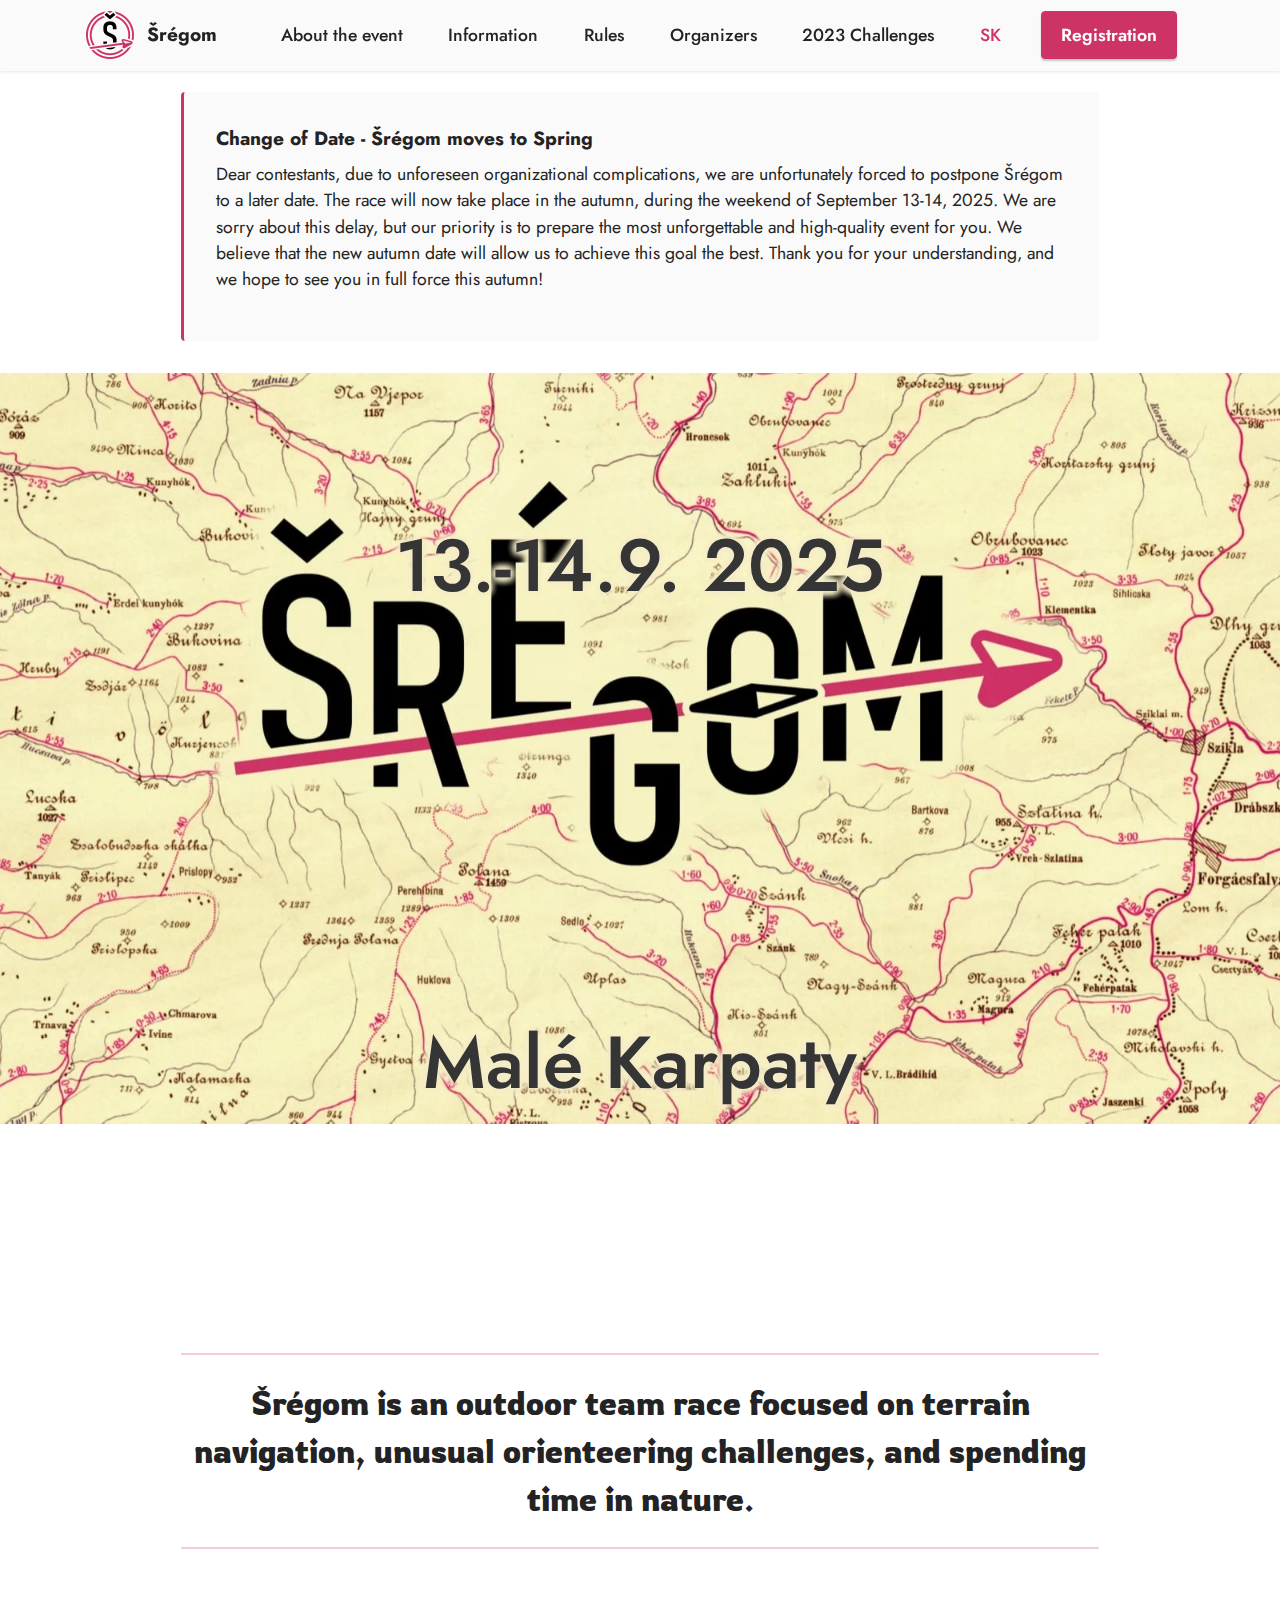
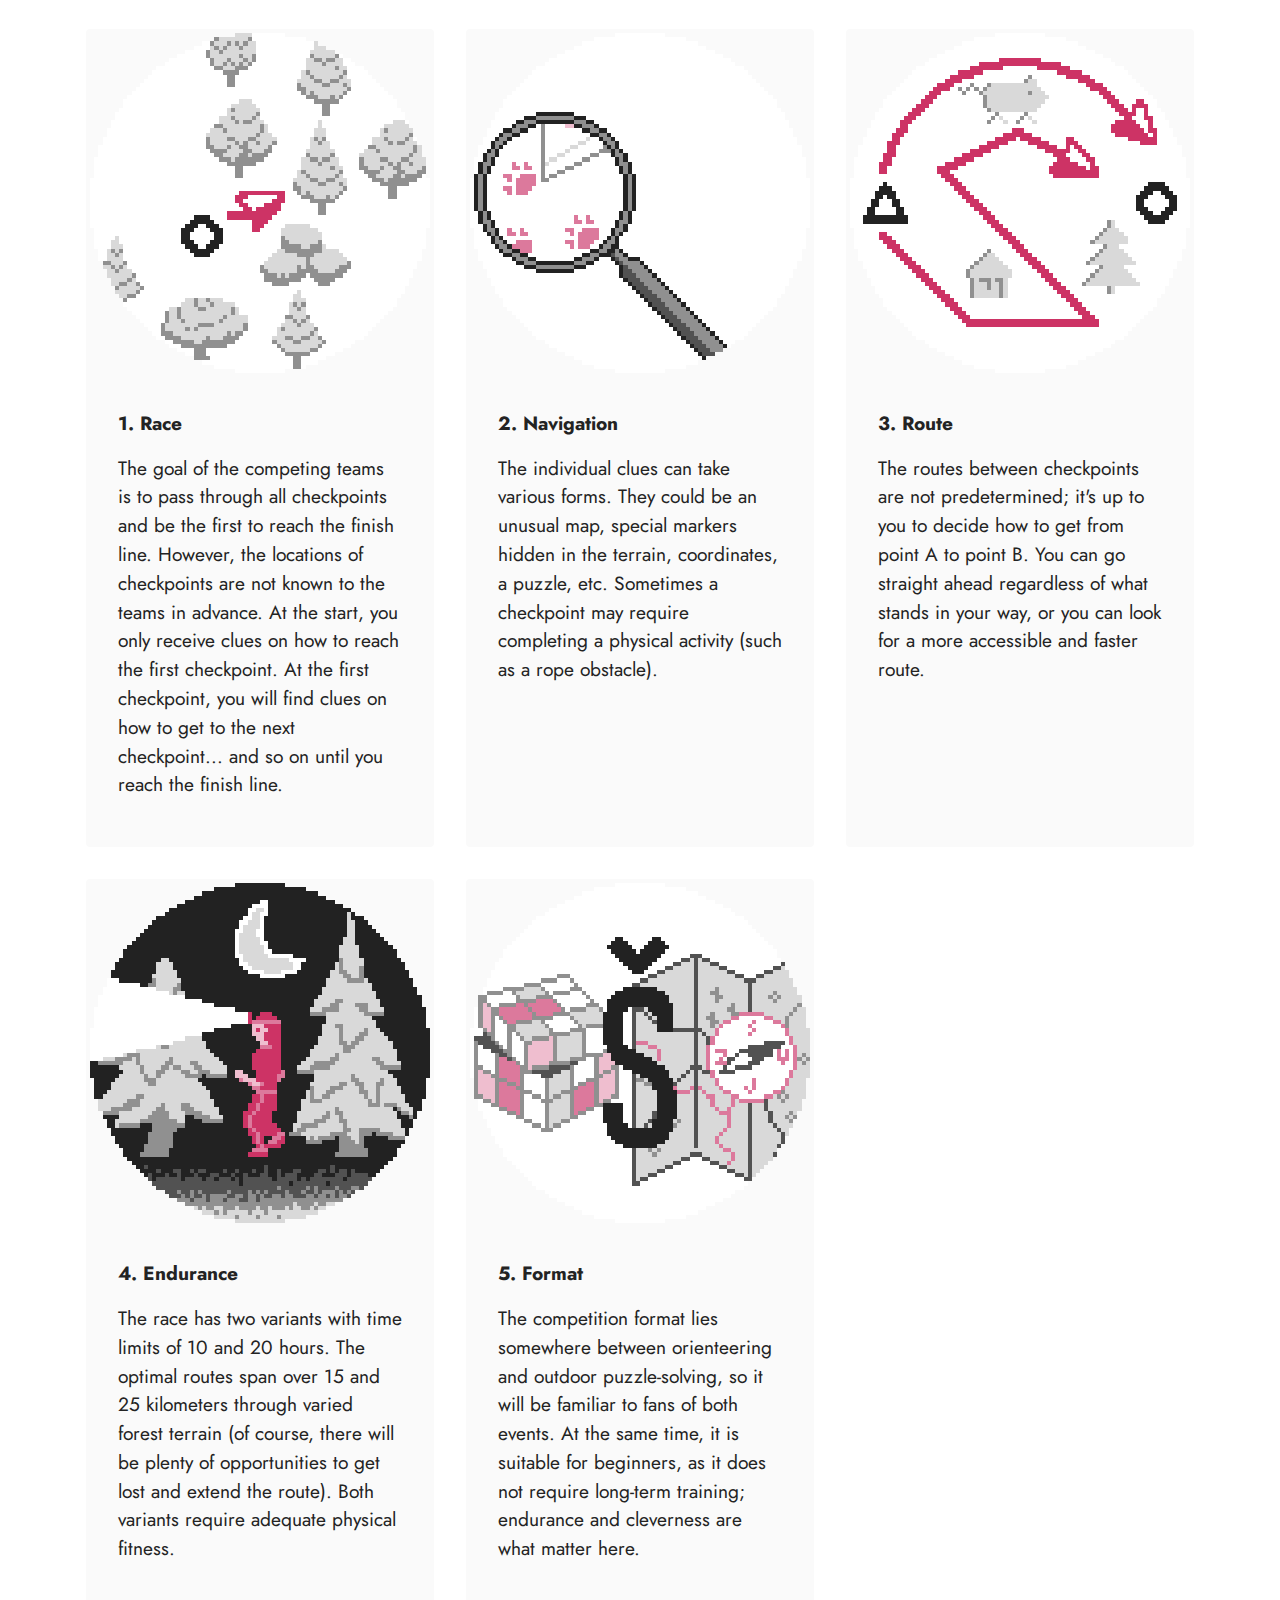
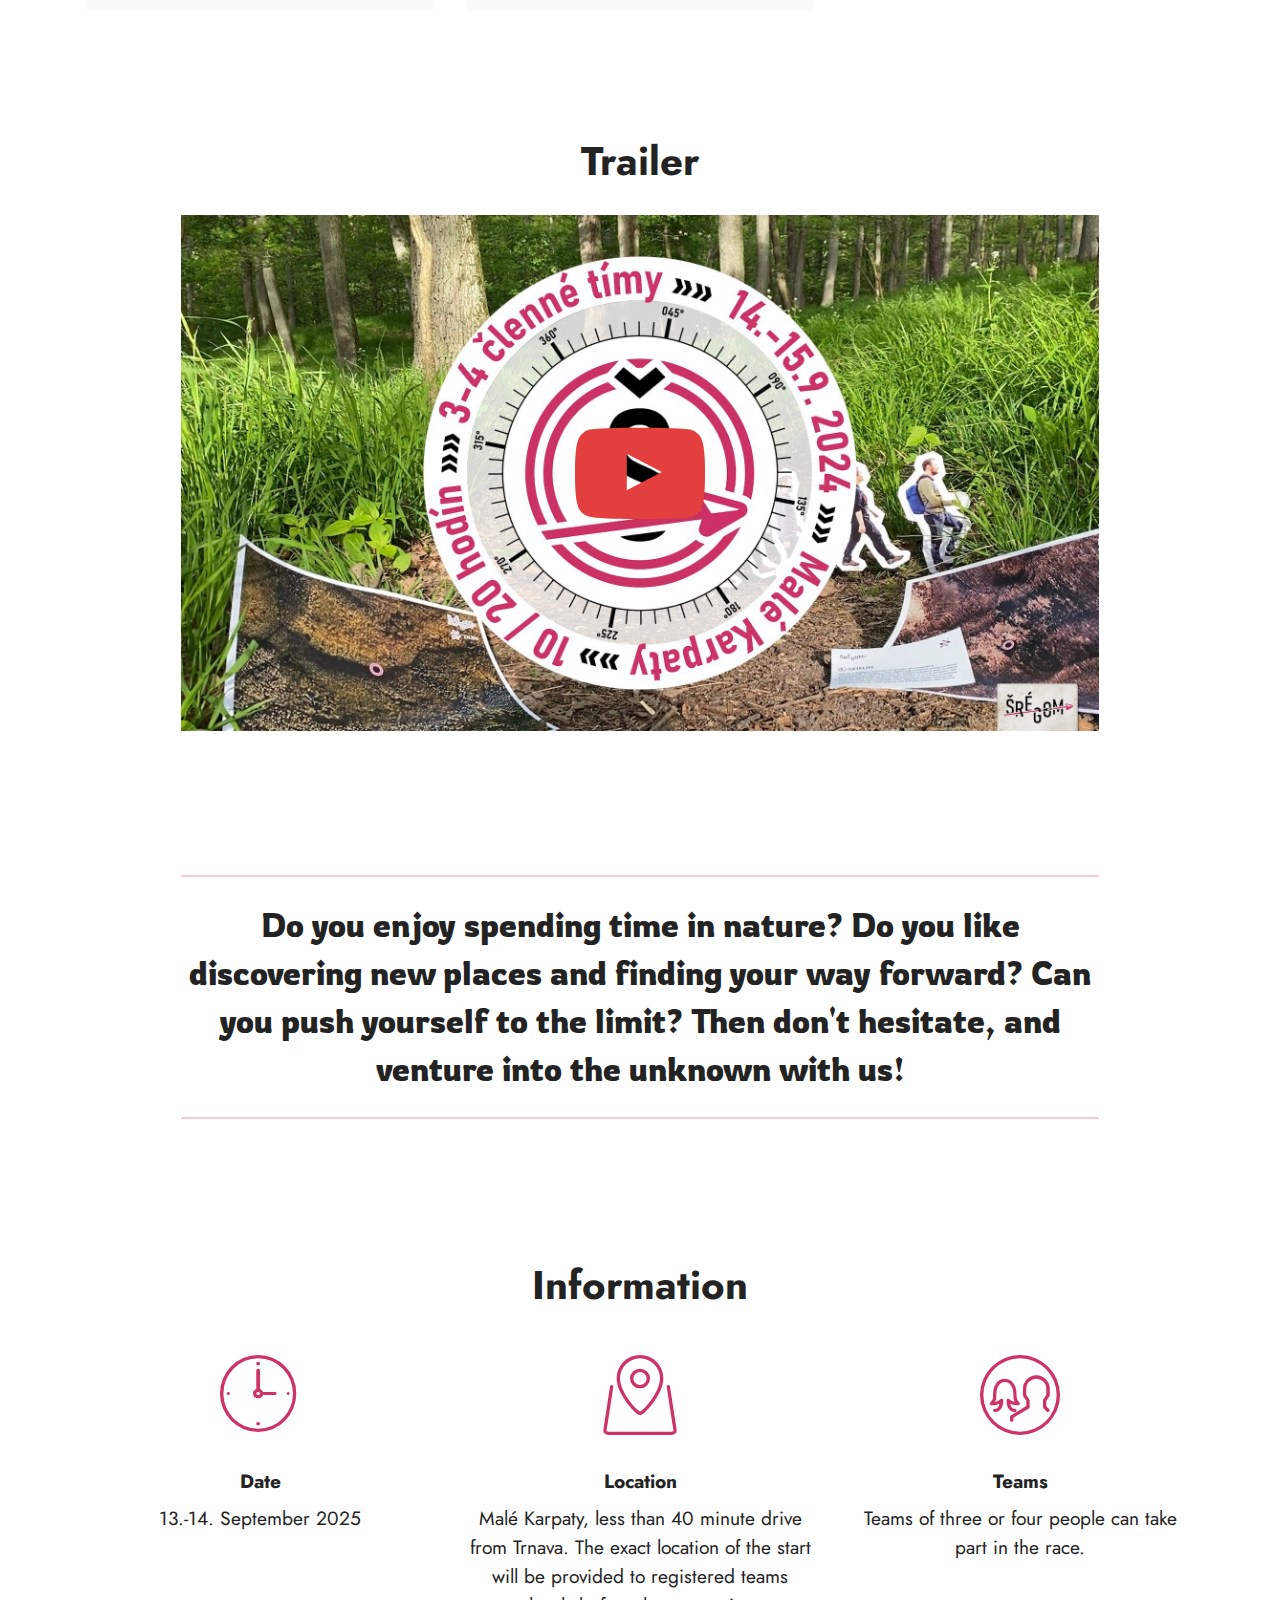
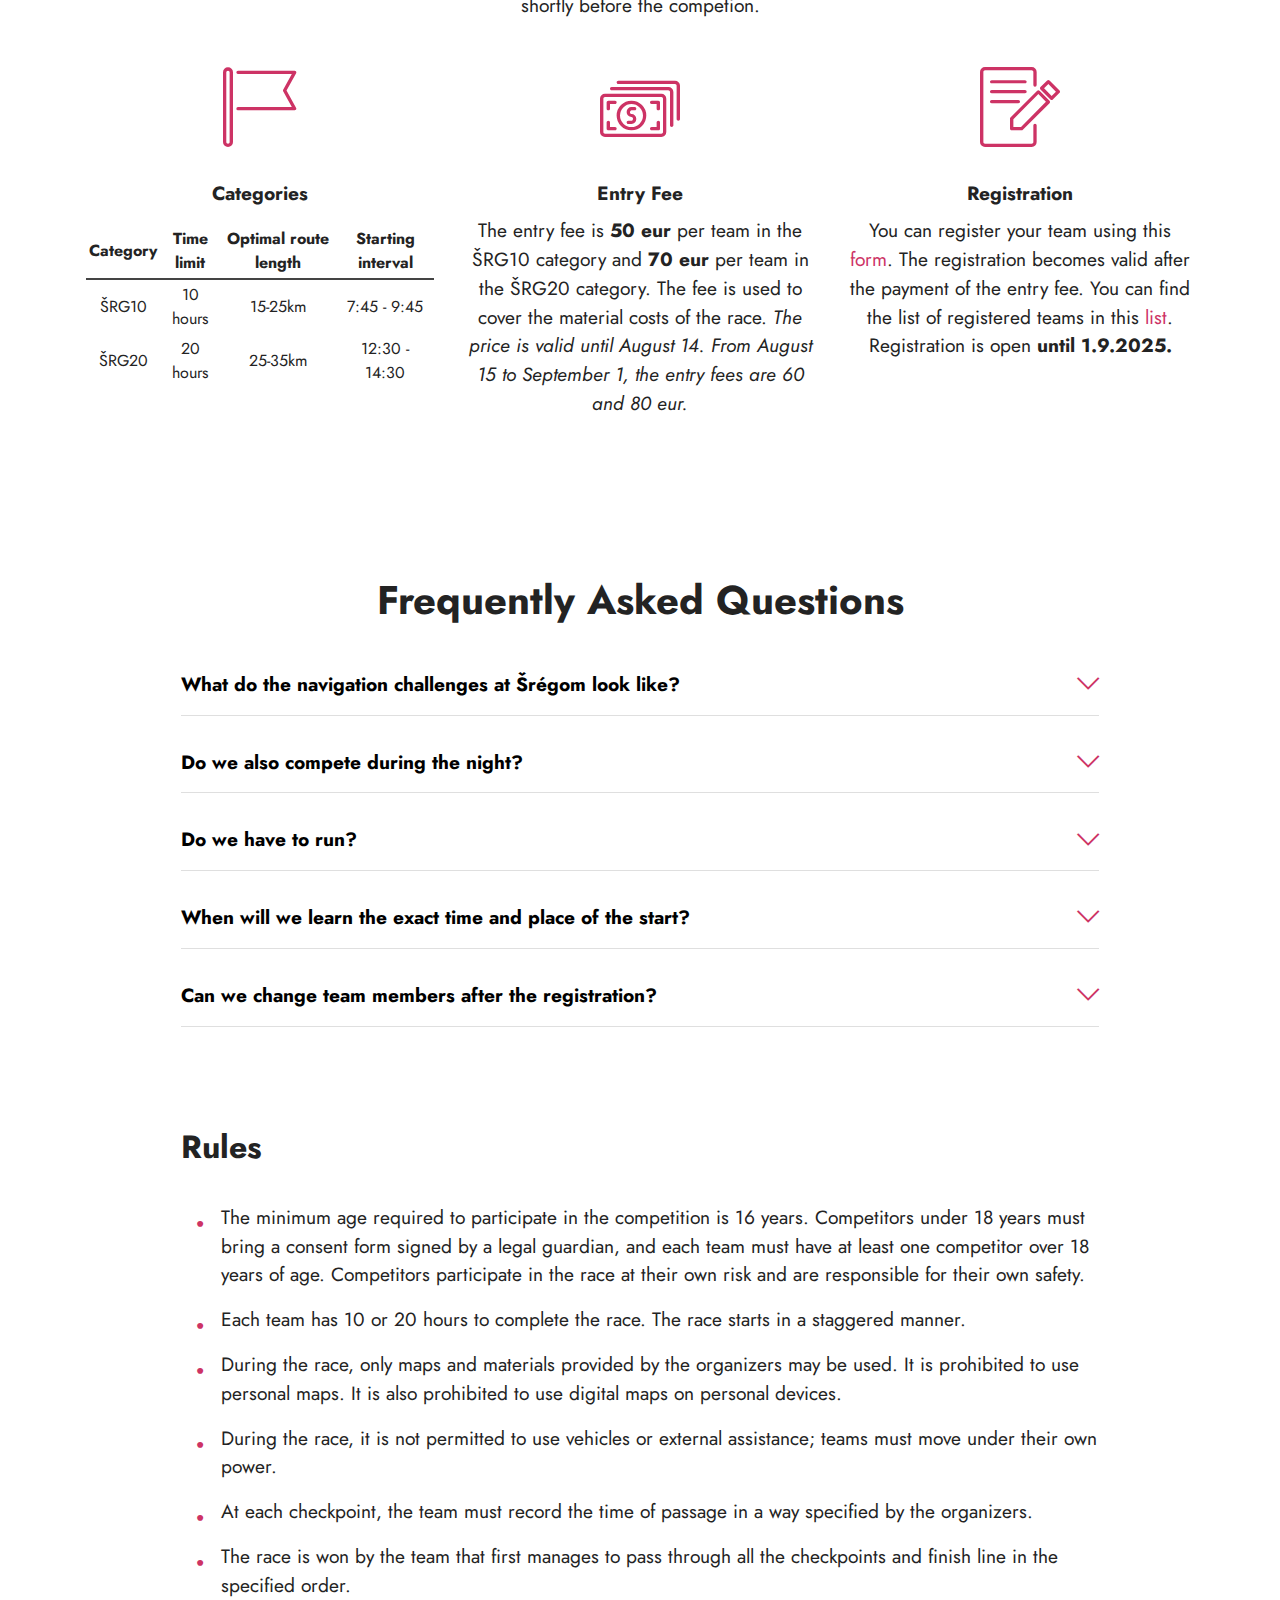
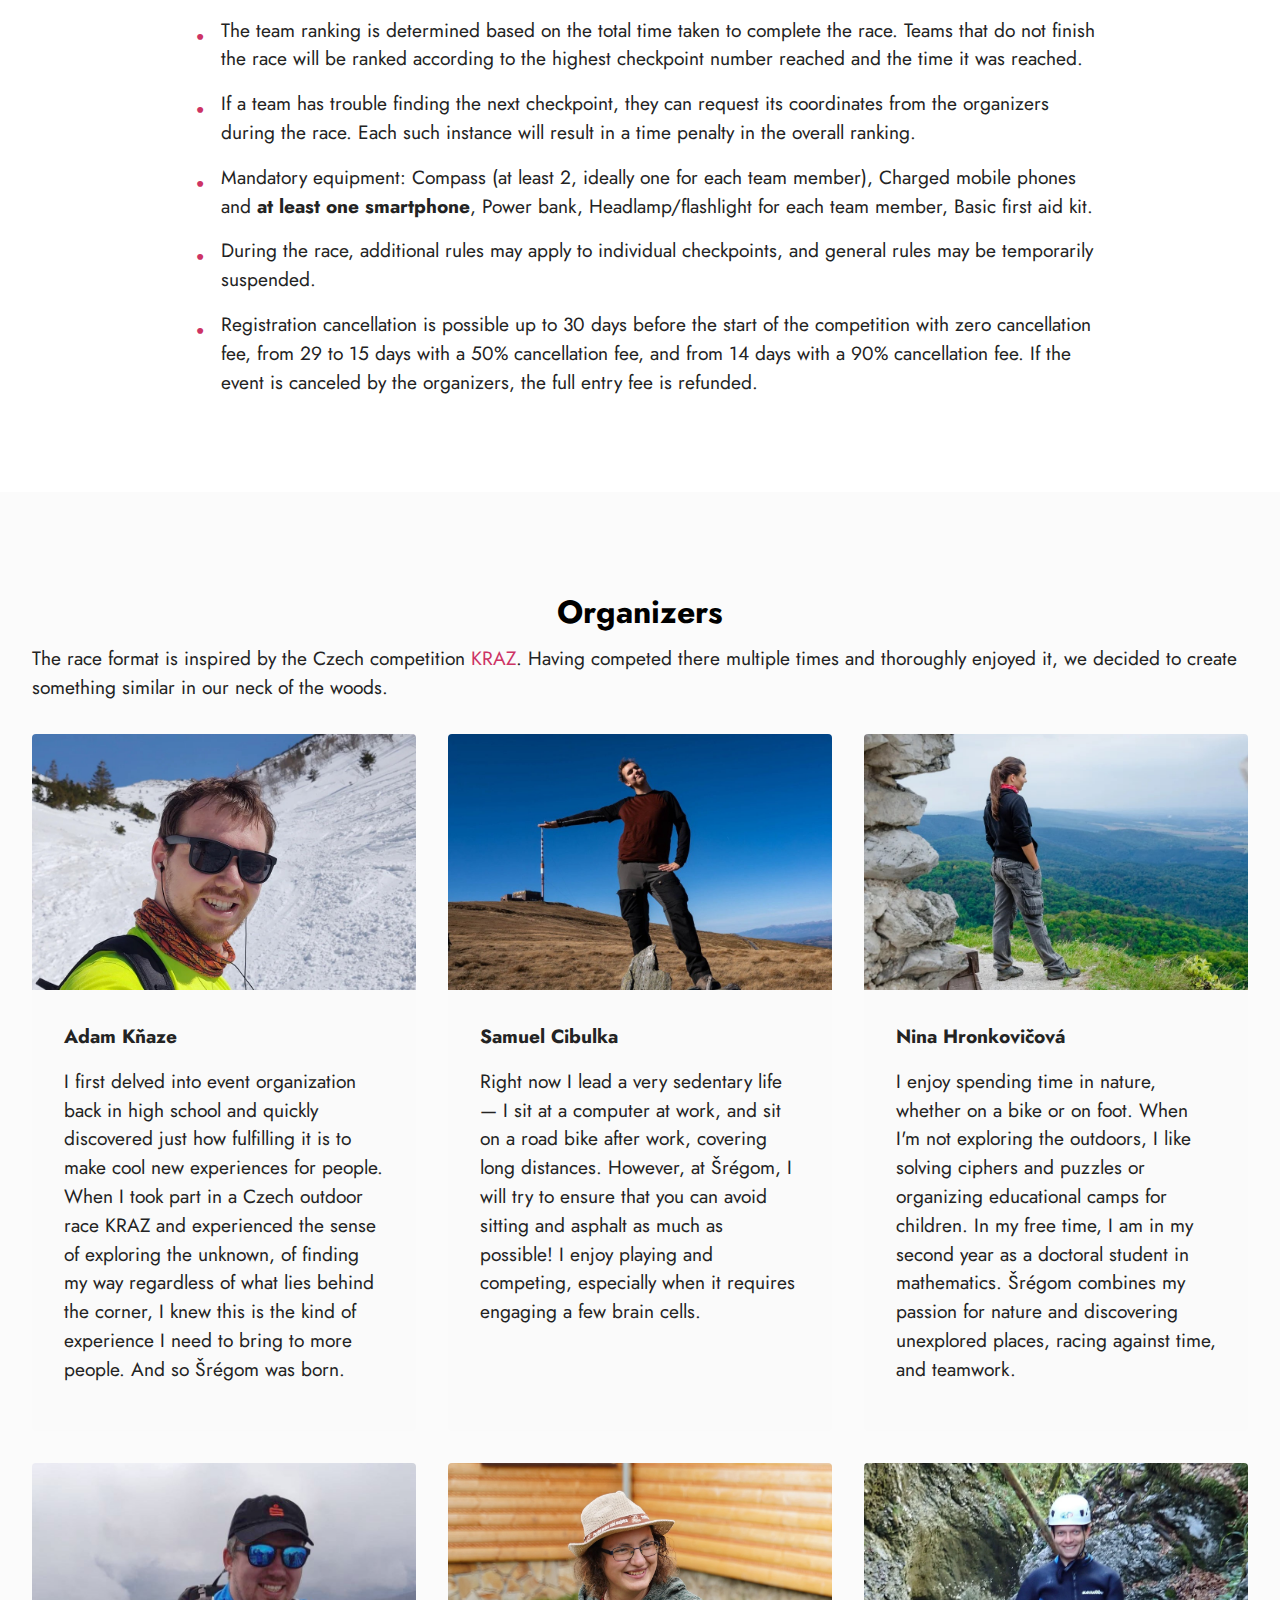
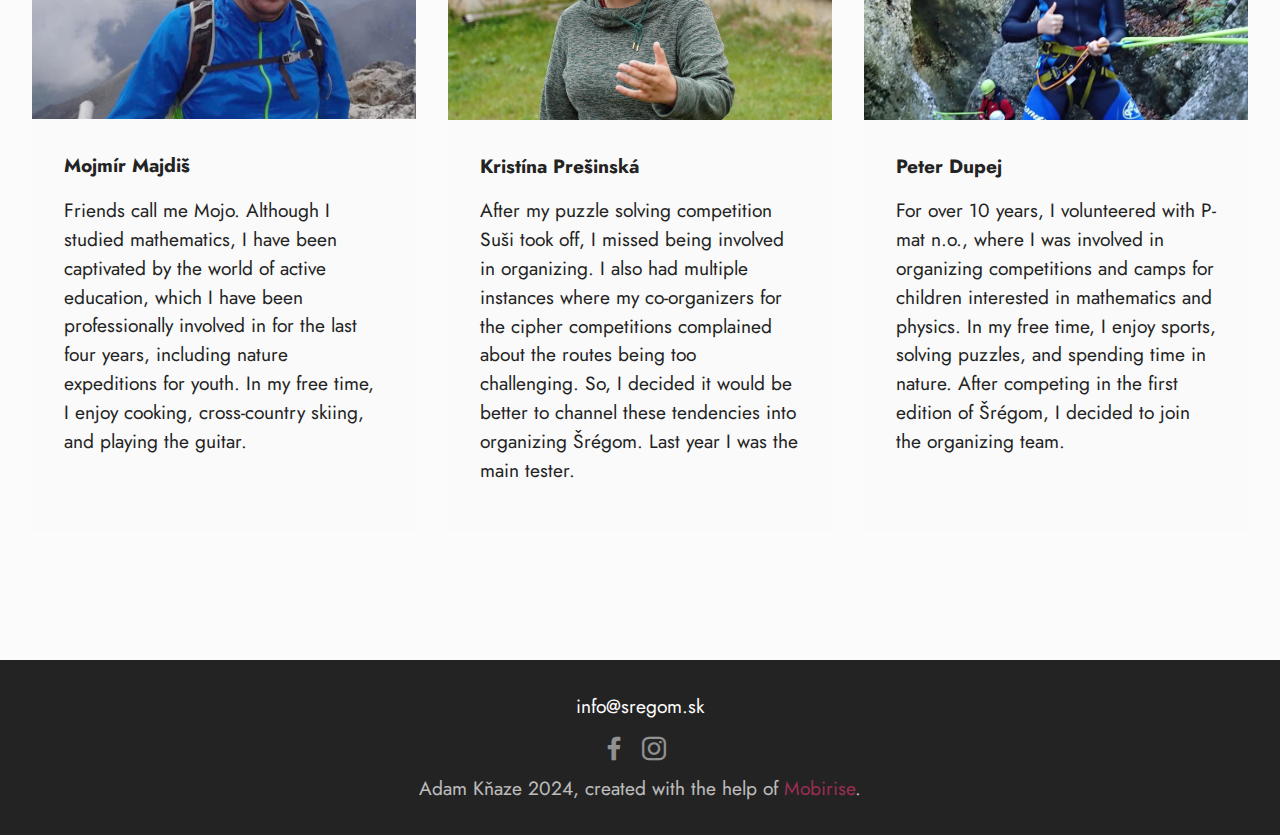
<file: en.html>
<!DOCTYPE html>
<html>

<head>
  <!-- Site made with Mobirise v5.8.4, https://mobirise.com -->
  <meta charset="UTF-8" />
  <meta http-equiv="X-UA-Compatible" content="IE=edge" />
  <meta name="viewport" content="width=device-width, initial-scale=1, minimum-scale=1" />
  <link rel="shortcut icon" href="assets/images/logo-profil-96x96.png" type="image/x-icon" />
  <meta name="description" content="Outdoorová súťaž Šrégom" />
  <title>Šrégom</title>
  <meta property="og:url" content="https://sregom.sk" />
  <meta property="og:type" content="website" />
  <meta property="og:title" content="Outdoorová súťaž Šrégom" />
  <meta property="og:image" content="https://sregom.sk/assets/images/backg_polana-2000x1125.jpeg" />

  <title>Home</title>
  <link rel="stylesheet" href="assets/web/assets/mobirise-icons2/mobirise2.css" />
  <link rel="stylesheet" href="assets/web/assets/mobirise-icons/mobirise-icons.css" />
  <link rel="stylesheet" href="assets/bootstrap/css/bootstrap.min.css" />
  <link rel="stylesheet" href="assets/bootstrap/css/bootstrap-grid.min.css" />
  <link rel="stylesheet" href="assets/bootstrap/css/bootstrap-reboot.min.css" />
  <link rel="stylesheet" href="assets/parallax/jarallax.css" />
  <link rel="stylesheet" href="assets/dropdown/css/style.css" />
  <link rel="stylesheet" href="assets/socicon/css/styles.css" />
  <link rel="stylesheet" href="assets/theme/css/style.css" />
  <link rel="preconnect" href="https://fonts.googleapis.com" />
  <link rel="preconnect" href="https://fonts.gstatic.com" crossorigin />
  <link rel="preload"
    href="https://fonts.googleapis.com/css?family=Jost:100,200,300,400,500,600,700,800,900,100i,200i,300i,400i,500i,600i,700i,800i,900i&display=swap"
    as="style" onload="this.onload=null;this.rel='stylesheet'" />
  <noscript>
    <link rel="stylesheet"
      href="https://fonts.googleapis.com/css?family=Jost:100,200,300,400,500,600,700,800,900,100i,200i,300i,400i,500i,600i,700i,800i,900i&display=swap" />
  </noscript>
  <link href="https://fonts.googleapis.com/css2?family=Rowdies:wght@300&display=swap" rel="stylesheet" />
  <link rel="preload" as="style" href="assets/mobirise/css/mbr-additional.css" />
  <link rel="stylesheet" href="assets/mobirise/css/mbr-additional.css" type="text/css" />
  <script src="https://code.jquery.com/jquery-3.6.4.min.js"
    integrity="sha256-oP6HI9z1XaZNBrJURtCoUT5SUnxFr8s3BzRl+cbzUq8=" crossorigin="anonymous"></script>
</head>

<body>
  <section data-bs-version="5.1" class="menu menu2 cid-tykx46DBpw" once="menu" id="menu2-0">
    <nav class="navbar navbar-dropdown navbar-fixed-top navbar-expand-lg">
      <div class="container">
        <div class="navbar-brand">
          <span class="navbar-logo">
            <a href="https://sregom.sk/en.html">
              <img src="assets/images/logo-profil-96x96.png" alt="Outdoorová súťaž Šrégom" style="height: 3rem" />
            </a>
          </span>
          <span class="navbar-caption-wrap"><a class="navbar-caption text-black display-7"
              href="https://sregom.sk/en.html">Šrégom</a></span>
          <button class="navbar-toggler custom-ml-15" type="button" data-toggle="collapse" data-bs-toggle="collapse"
            data-target="#navbarSupportedContent" data-bs-target="#navbarSupportedContent"
            aria-controls="navbarNavAltMarkup" aria-expanded="false" aria-label="Toggle navigation">
            <div class="hamburger">
              <span></span>
              <span></span>
              <span></span>
              <span></span>
            </div>
          </button>
        </div>
        <div class="collapse navbar-collapse" id="navbarSupportedContent">
          <ul class="navbar-nav nav-dropdown" data-app-modern-menu="true">
            <li class="nav-item">
              <a class="nav-link link text-black text-primary display-4" href="#content6-6">About the event</a>
            </li>
            <li class="nav-item">
              <a class="nav-link link text-black text-primary display-4" href="#features1-l">Information</a>
            </li>
            <li class="nav-item">
              <a class="nav-link link text-black text-primary display-4" href="#content14-c">Rules</a>
            </li>
            <li class="nav-item">
              <a class="nav-link link text-black text-primary display-4" href="#gallery3-d">Organizers</a>
            </li>
            <li class="nav-item">
              <a class="nav-link link text-black text-primary display-4" href="stanovistia_23_en.html">2023
                Challenges</a>
            </li>
            <li class="nav-item">
              <a class="nav-link link text-primary display-4" href="index.html">SK</a>
            </li>
          </ul>

          <div class="navbar-buttons mbr-section-btn">
            <a class="btn btn-primary display-4" href="https://forms.gle/EKfxinSBoBJMspXV9"
              target="_blank">Registration</a>
          </div>
        </div>
      </div>
    </nav>
  </section>

  <section data-bs-version="5.1" class="content7 cid-ulNMBMAKdJ" id="content7-10">

    <div class="container">
      <div class="row justify-content-center">
        <div class="col-12 col-md-10">
          <blockquote>
            <h5 class="mbr-section-title mbr-fonts-style mb-2 display-7"><strong>Change of Date - Šrégom moves to
                Spring</strong></h5>
            <p class="mbr-text mbr-fonts-style display-4">
              Dear contestants,
              due to unforeseen organizational complications, we are unfortunately forced to postpone Šrégom to a later
              date.
              The race will now take place in the autumn, during the weekend
              of September 13-14, 2025. We are sorry about this delay, but our priority is to prepare the most
              unforgettable and
              high-quality event for you. We believe that the new autumn date will allow us to achieve this goal the
              best.
              Thank you for your understanding, and we hope to see you in full force this autumn!
            </p>
          </blockquote>
        </div>
      </div>
    </div>
  </section>

  <section data-bs-version="5.1" class="header1 cid-tykyiCYTLH mbr-fullscreen mbr-parallax-background" id="header1-1">
    <div class="container-fluid">
      <div class="row justify-content-center custom-remove-on-mobile">
        <div class="col">
          <div class="col-12 col-lg-7 custom-override-width-100">
            <!-- custom-hide-on-small -->
            <div class="custom-width-80-1600">
              <h1 class="mbr-section-title mbr-fonts-style mb-3 display-1 custom-banner-text custom-text-align-center">
                13-14.9.
              </h1>
              <h1 class="mbr-section-title mbr-fonts-style mb-3 display-1 custom-banner-text custom-text-align-center">
                2025
              </h1>
            </div>
          </div>
        </div>
        <div class="col"></div>
        <div class="col"></div>
        <div class="col"></div>
        <div class="col">
          <div class="col-12 col-lg-7 custom-override-width-100">
            <h1 class="mbr-section-title mbr-fonts-style mb-3 custom-banner-text display-1 custom-text-align-center">
              Malé Karpaty
            </h1>
          </div>
        </div>
      </div>
      <div class="row justify-content-center custom-remove-on-large">
        <h1 class="mbr-section-title mbr-fonts-style mb-3 display-1 custom-banner-text custom-text-align-center">
          13.-14.9. 2025
        </h1>
      </div>
      <div class="row justify-content-center custom-remove-on-large custom-height-200"></div>
      <div class="row justify-content-center custom-remove-on-large">
        <h1 class="mbr-section-title mbr-fonts-style mb-3 custom-banner-text display-1 custom-text-align-center">
          Malé Karpaty
        </h1>
      </div>
    </div>
  </section>

  <section data-bs-version="5.1" class="content6 cid-tykzrqVaGY" id="content6-6">
    <div class="container">
      <div class="row justify-content-center">
        <div class="col-md-12 col-lg-10">
          <hr class="line" />
          <p class="mbr-text align-center mbr-fonts-style my-4 display-5 custom-font">
            Šrégom is an outdoor team race focused on terrain navigation, unusual orienteering challenges, and spending
            time in nature.
          </p>
          <hr class="line" />
        </div>
      </div>
    </div>
  </section>

  <section data-bs-version="5.1" class="features3 cid-tzDnAxzLxm" id="features3-i">
    <script>
      $(document).ready(function () {
        $(".img-bottom").mouseenter(function () {
          $(this).addClass("hide-element");
          $(".img-bottom").not($(this)).removeClass("hide-element");
        });
        $(".img-bottom").click(function () {
          $(this).removeClass("hide-element");
        });
      });
    </script>

    <div class="container">
      <div class="row mt-4">
        <div class="item features-image сol-12 col-md-6 col-lg-4">
          <div class="item-wrapper">
            <div class="item-img img-parent">
              <img src="assets/images/srg-web_1.gif" class="custom-pixelcrisp img-top" alt="" data-slide-to="0"
                data-bs-slide-to="0" />
              <img src="assets/images/srg-web-1-84x84.png"
                class="custom-pixelcrisp custom-hide-on-mobile img-bottom hide-element" alt="" data-slide-to="0"
                data-bs-slide-to="0" />
            </div>
            <div class="item-content">
              <h5 class="item-title mbr-fonts-style display-7">
                <strong>1. Race</strong>
              </h5>

              <p class="mbr-text mbr-fonts-style mt-3 display-7">
                The goal of the competing teams is to pass through all checkpoints and be the first to reach the finish
                line. However,
                the locations of checkpoints are not known to the teams in advance. At the start, you only receive clues
                on how to reach the first checkpoint. At the first checkpoint, you will find clues on how to get to the
                next
                checkpoint... and so on until you reach the finish line.
              </p>
            </div>
          </div>
        </div>
        <div class="item features-image сol-12 col-md-6 col-lg-4">
          <div class="item-wrapper">
            <div class="item-img">
              <img src="assets/images/srg-web_2.gif" class="custom-pixelcrisp img-top" alt="" data-slide-to="1"
                data-bs-slide-to="1" />
              <img src="assets/images/srg-web-2-84x84.png" class="custom-pixelcrisp custom-hide-on-mobile img-bottom"
                alt="" data-slide-to="1" data-bs-slide-to="1" />
            </div>
            <div class="item-content">
              <h5 class="item-title mbr-fonts-style display-7">
                <strong>2. Navigation</strong>
              </h5>

              <p class="mbr-text mbr-fonts-style mt-3 display-7">
                The individual clues can take various forms. They could be an unusual map, special markers hidden in the
                terrain,
                coordinates, a puzzle, etc. Sometimes a checkpoint may require completing a physical activity (such as a
                rope
                obstacle).
              </p>
            </div>
          </div>
        </div>
        <div class="item features-image сol-12 col-md-6 col-lg-4">
          <div class="item-wrapper">
            <div class="item-img">
              <img src="assets/images/srg-web_3.gif" class="custom-pixelcrisp img-top" alt="" data-slide-to="2"
                data-bs-slide-to="2" />
              <img src="assets/images/srg-web-3-84x84.png" class="custom-pixelcrisp custom-hide-on-mobile img-bottom"
                alt="" data-slide-to="2" data-bs-slide-to="2" />
            </div>
            <div class="item-content">
              <h5 class="item-title mbr-fonts-style display-7">
                <strong>3. Route</strong>
              </h5>
              <p class="mbr-text mbr-fonts-style mt-3 display-7">
                The routes between checkpoints are not predetermined; it's up to you to decide how to get from point A
                to point
                B. You can go straight ahead regardless of what stands in your way, or you can look for a more
                accessible and faster
                route.
              </p>
            </div>
          </div>
        </div>
        <div class="item features-image сol-12 col-md-6 col-lg-4">
          <div class="item-wrapper">
            <div class="item-img">
              <img src="assets/images/srg-web_4.gif" class="custom-pixelcrisp img-top" alt="" data-slide-to="3"
                data-bs-slide-to="3" />
              <img src="assets/images/srg-web-4-84x84.png" class="custom-pixelcrisp custom-hide-on-mobile img-bottom"
                alt="" data-slide-to="3" data-bs-slide-to="3" />
            </div>
            <div class="item-content">
              <h5 class="item-title mbr-fonts-style display-7">
                <strong>4. Endurance</strong>
              </h5>

              <p class="mbr-text mbr-fonts-style mt-3 display-7">
                The race has two variants with time limits of 10 and 20 hours. The optimal routes span over 15 and 25
                kilometers
                through varied forest terrain (of course, there will be plenty of opportunities to get lost and extend
                the route).
                Both variants require adequate physical fitness.
              </p>
            </div>
          </div>
        </div>
        <div class="item features-image сol-12 col-md-6 col-lg-4">
          <div class="item-wrapper">
            <div class="item-img">
              <img src="assets/images/srg-web_5.gif" class="custom-pixelcrisp img-top" alt="" data-slide-to="4"
                data-bs-slide-to="4" />
              <img src="assets/images/srg-web-5-84x84.png" class="custom-pixelcrisp custom-hide-on-mobile img-bottom"
                alt="" data-slide-to="4" data-bs-slide-to="4" />
            </div>
            <div class="item-content">
              <h5 class="item-title mbr-fonts-style display-7">
                <strong>5. Format</strong>
              </h5>

              <p class="mbr-text mbr-fonts-style mt-3 display-7">
                The competition format lies somewhere between orienteering and outdoor puzzle-solving, so it will be
                familiar to fans of
                both events. At the same time, it is suitable for beginners, as it does not require long-term training;
                endurance
                and cleverness are what matter here.
              </p>
            </div>
          </div>
        </div>
      </div>
    </div>
  </section>

  <section data-bs-version="5.1" class="video1 cid-uaOxu61s4q" id="video1-z">

    <div class="align-center container">
      <div class="mbr-section-head">
        <h4 class="mbr-section-title mbr-fonts-style mb-0 display-2">
          <strong>Trailer</strong>
        </h4>

      </div>
      <div class="row justify-content-center mt-4">
        <div class="col-12 col-lg-10">
          <div class="box">
            <div class="mbr-media show-modal align-center" data-modal=".modalWindow">
              <img src="assets/images/sregom-24-teaser.00-01-11-27.still002-1920x1080.jpg"
                alt="Mobirise Website Builder">
              <div class="icon-wrap">
                <span class="mbr-iconfont socicon-youtube socicon"
                  style="color: rgb(228, 63, 63); fill: rgb(228, 63, 63); font-size: 130px;"></span>
              </div>
            </div>
          </div>
        </div>
      </div>
    </div>
    <div>
      <div class="modalWindow" style="display: none;">
        <div class="modalWindow-container">
          <div class="modalWindow-video-container">
            <div class="modalWindow-video">
              <iframe width="100%" height="100%" frameborder="0" allowfullscreen="1"
                data-src="https://www.youtube.com/watch?v=8y7xFh7dYbw"></iframe>
            </div>
            <a class="close" role="button" data-dismiss="modal" data-bs-dismiss="modal">
              <span aria-hidden="true" class="mbr-iconfont mobi-mbri-close mobi-mbri closeModal"></span>
              <span class="sr-only visually-hidden">Close</span>
            </a>
          </div>
        </div>
      </div>
    </div>
  </section>

  <section data-bs-version="5.1" class="content6 cid-tykznpQRer" id="content6-5">
    <div class="container">
      <div class="row justify-content-center">
        <div class="col-md-12 col-lg-10">
          <hr class="line" />
          <p class="mbr-text align-center mbr-fonts-style my-4 display-5 custom-font">
            Do you enjoy spending time in nature? Do you like discovering new places and finding your way forward? Can
            you push yourself
            to the limit? Then don't hesitate, and venture into the unknown with us!
          </p>
          <hr class="line" />
        </div>
      </div>
    </div>
  </section>

  <section data-bs-version="5.1" class="features1 cid-tA7Cc3SwSE mbr-parallax-background" id="features1-l">
    <div class="mbr-overlay" style="opacity: 0.7; background-color: rgb(255, 255, 255)"></div>
    <div class="container">
      <div class="row">
        <div class="col-12 col-lg-9">
          <h3 class="mbr-section-title mbr-fonts-style align-center mb-0 display-2">
            <strong>Information</strong>
          </h3>
        </div>
      </div>
      <div class="row">
        <div class="card col-12 col-md-4 col-lg-4">
          <div class="card-wrapper">
            <div class="card-box align-center">
              <div class="iconfont-wrapper">
                <span class="mbr-iconfont mbri-clock"></span>
              </div>
              <h5 class="card-title mbr-fonts-style display-7">
                <strong>Date</strong>
              </h5>
              <p class="card-text mbr-fonts-style display-7">13.-14. September 2025</p>
            </div>
          </div>
        </div>
        <div class="card col-12 col-md-4 col-lg-4">
          <div class="card-wrapper">
            <div class="card-box align-center">
              <div class="iconfont-wrapper">
                <span class="mbr-iconfont mbri-map-pin"></span>
              </div>
              <h5 class="card-title mbr-fonts-style display-7">
                <strong>Location</strong>
              </h5>
              <p class="card-text mbr-fonts-style display-7">
                Malé Karpaty, less than 40 minute drive from Trnava. The exact location of the start will be provided to
                registered
                teams shortly before the competion.
              </p>
            </div>
          </div>
        </div>
        <div class="card col-12 col-md-4 col-lg-4">
          <div class="card-wrapper">
            <div class="card-box align-center">
              <div class="iconfont-wrapper">
                <span class="mbr-iconfont mbri-users"></span>
              </div>
              <h5 class="card-title mbr-fonts-style display-7">
                <strong>Teams</strong>
              </h5>
              <p class="card-text mbr-fonts-style display-7">Teams of three or four people can take part in the race.
              </p>
            </div>
          </div>
        </div>
        <div class="card col-12 col-md-4 col-lg-4">
          <div class="card-wrapper">
            <div class="card-box align-center">
              <div class="iconfont-wrapper">
                <span class="mbr-iconfont mbri-flag"></span>
              </div>
              <h5 class="card-title mbr-fonts-style display-7">
                <strong>Categories</strong>
              </h5>
              <p class="card-text mbr-fonts-style display-7">
              <table class="categoryTable">
                <thead>
                  <tr>
                    <th>Category</th>
                    <th>Time limit</th>
                    <th>Optimal route length</th>
                    <th>Starting interval</th>
                  </tr>
                </thead>
                <tbody>
                  <tr>
                    <td>&Scaron;RG10</td>
                    <td>10 hours</td>
                    <td>15-25km</td>
                    <td>7:45 - 9:45</td>
                  </tr>
                  <tr>
                    <td>&Scaron;RG20</td>
                    <td>20 hours</td>
                    <td>25-35km</td>
                    <td>12:30 - 14:30</td>
                  </tr>
                </tbody>
              </table>
              </p>
            </div>
          </div>
        </div>
        <div class="card col-12 col-md-4 col-lg-4">
          <div class="card-wrapper">
            <div class="card-box align-center">
              <div class="iconfont-wrapper">
                <span class="mbr-iconfont mbri-cash"></span>
              </div>
              <h5 class="card-title mbr-fonts-style display-7">
                <strong>Entry Fee</strong>
              </h5>
              <p class="card-text mbr-fonts-style display-7">
                The entry fee is <b>50 eur</b> per team in the ŠRG10 category and <b>70 eur</b> per team in the ŠRG20
                category. The
                fee is used to cover the material costs of the race. <i>The price is valid until August
                  14. From August 15 to September 1, the entry fees are 60 and 80 eur.</i>
              </p>
            </div>
          </div>
        </div>
        <div class="card col-12 col-md-4 col-lg-4">
          <div class="card-wrapper">
            <div class="card-box align-center">
              <div class="iconfont-wrapper">
                <span class="mbr-iconfont mbri-edit"></span>
              </div>
              <h5 class="card-title mbr-fonts-style display-7">
                <strong>Registration</strong>
              </h5>
              <p class="card-text mbr-fonts-style display-7">
                You can register your team using this
                <a href="https://forms.gle/zskVJTvY5yVRbbRD7" class="text-primary" target="_blank">form</a>.
                The registration becomes valid after the payment of the entry fee. You can find the list of registered
                teams in this
                <a href="https://docs.google.com/spreadsheets/d/1NJ4fOMR0ap_tFx2ibQ3mXdPipEtNOJ4i6-RdQQZWUZ4/edit?usp=sharing"
                  class="text-primary" target="_blank">list</a>. Registration is open <b>until 1.9.2025.</b>
              </p>
            </div>
          </div>
        </div>
      </div>
    </div>
  </section>

  <section data-bs-version="5.1" class="content16 cid-tMzDosAk2A" id="content16-p">
    <div class="container">
      <div class="row justify-content-center">
        <div class="col-12 col-md-10">
          <div class="mbr-section-head align-center mb-4">
            <h3 class="mbr-section-title mb-0 mbr-fonts-style display-2">
              <strong>Frequently Asked Questions</strong>
            </h3>
          </div>
          <div id="bootstrap-accordion_13" class="panel-group accordionStyles accordion" role="tablist"
            aria-multiselectable="true">
            <div class="card mb-3">
              <div class="card-header" role="tab" id="headingOne">
                <a role="button" class="panel-title collapsed" data-toggle="collapse" data-bs-toggle="collapse"
                  data-core="" href="#collapse3_13" aria-expanded="false" aria-controls="collapse3">
                  <h6 class="panel-title-edit mbr-fonts-style mb-0 display-7">
                    <strong>What do the navigation challenges at Šrégom look like?</strong>
                  </h6>
                  <span class="sign mbr-iconfont mbri-arrow-down"></span>
                </a>
              </div>
              <div id="collapse3_13" class="panel-collapse noScroll collapse" role="tabpanel"
                aria-labelledby="headingOne" data-parent="#accordion" data-bs-parent="#bootstrap-accordion_13">
                <div class="panel-body">
                  <p class="mbr-fonts-style panel-text display-4">
                    Well, they come in all sorts of forms and will be very diverse :) The best way to get an idea of
                    what might await you
                    at Šrégom is by looking at <a href="stanovistia_23.html" class="text-primary">last year’s
                      challenges</a>.
                  </p>
                </div>
              </div>
            </div>
            <div class="card mb-3">
              <div class="card-header" role="tab" id="headingOne">
                <a role="button" class="panel-title collapsed" data-toggle="collapse" data-bs-toggle="collapse"
                  data-core="" href="#collapse4_13" aria-expanded="false" aria-controls="collapse4">
                  <h6 class="panel-title-edit mbr-fonts-style mb-0 display-7">
                    <strong>Do we also compete during the night?</strong>
                  </h6>
                  <span class="sign mbr-iconfont mbri-arrow-down"></span>
                </a>
              </div>
              <div id="collapse4_13" class="panel-collapse noScroll collapse" role="tabpanel"
                aria-labelledby="headingOne" data-parent="#accordion" data-bs-parent="#bootstrap-accordion_13">
                <div class="panel-body">
                  <p class="mbr-fonts-style panel-text display-4">
                    Yes. The race has two variants - the shorter one starts early in the morning and teams have 10 hours
                    to complete it.
                    You might finish sooner, but it's quite possible that you'll still be under way after sunset. The
                    second variant has
                    a 20-hour limit, starts around noon, and a significant part of it takes place overnight. In both
                    cases, don't forget
                    to bring headlamps.
                  </p>
                </div>
              </div>
            </div>
            <div class="card mb-3">
              <div class="card-header" role="tab" id="headingOne">
                <a role="button" class="panel-title collapsed" data-toggle="collapse" data-bs-toggle="collapse"
                  data-core="" href="#collapse5_13" aria-expanded="false" aria-controls="collapse5">
                  <h6 class="panel-title-edit mbr-fonts-style mb-0 display-7">
                    <strong>Do we have to run?</strong>
                  </h6>
                  <span class="sign mbr-iconfont mbri-arrow-down"></span>
                </a>
              </div>
              <div id="collapse5_13" class="panel-collapse noScroll collapse" role="tabpanel"
                aria-labelledby="headingOne" data-parent="#accordion" data-bs-parent="#bootstrap-accordion_13">
                <div class="panel-body">
                  <p class="mbr-fonts-style panel-text display-4">
                    It's up to you. The course is designed so that it can be completed within the time limit even at a
                    hiking pace. Of
                    course, if you have enough energy and can maintain a faster pace, you will improve your chances of
                    winning. Just be
                    careful not to get lost in the process.
                  </p>
                </div>
              </div>
            </div>
            <div class="card mb-3">
              <div class="card-header" role="tab" id="headingOne">
                <a role="button" class="panel-title collapsed" data-toggle="collapse" data-bs-toggle="collapse"
                  data-core="" href="#collapse7_13" aria-expanded="false" aria-controls="collapse6">
                  <h6 class="panel-title-edit mbr-fonts-style mb-0 display-7">
                    <strong>When will we learn the exact time and place of the start?</strong>
                  </h6>
                  <span class="sign mbr-iconfont mbri-arrow-down"></span>
                </a>
              </div>
              <div id="collapse7_13" class="panel-collapse noScroll collapse" role="tabpanel"
                aria-labelledby="headingOne" data-parent="#accordion" data-bs-parent="#bootstrap-accordion_13">
                <div class="panel-body">
                  <p class="mbr-fonts-style panel-text display-4">
                    We will notify teams of these details shortly before the start of the race, no earlier than one week
                    in advance.
                    However, you can expect it to be in Malé Karpaty, within a 40-minute drive from Trnava. The start
                    will also
                    be accessible by public transport. Since the start is staggered, each team will be assigned their
                    own starting time.
                    <!-- Štartovacie okno bude predbežne medzi 8:00 a 10:00. Ak máte silnú preferenciu štartovať neskôr alebo skôr
                                          (napríklad z dôvodu cestovania) môžete nám napísať a skúsime to zohľadniť. V prvom rade však bude
                                          štartovné poradie náhodné. -->
                  </p>
                </div>
              </div>
            </div>
            <div class="card mb-3">
              <div class="card-header" role="tab" id="headingOne">
                <a role="button" class="panel-title collapsed" data-toggle="collapse" data-bs-toggle="collapse"
                  data-core="" href="#collapse6_13" aria-expanded="false" aria-controls="collapse6">
                  <h6 class="panel-title-edit mbr-fonts-style mb-0 display-7">
                    <strong>Can we change team members after the registration?</strong>
                  </h6>
                  <span class="sign mbr-iconfont mbri-arrow-down"></span>
                </a>
              </div>
              <div id="collapse6_13" class="panel-collapse noScroll collapse" role="tabpanel"
                aria-labelledby="headingOne" data-parent="#accordion" data-bs-parent="#bootstrap-accordion_13">
                <div class="panel-body">
                  <p class="mbr-fonts-style panel-text display-4">
                    Yes, just send us an email to info@sregom.sk, or a message on facebook.
                  </p>
                </div>
              </div>
            </div>
          </div>
        </div>
      </div>
    </div>
  </section>

  <section data-bs-version="5.1" class="content14 cid-tywx1qcEPA" id="content14-c">
    <div class="container">
      <div class="row justify-content-center">
        <div class="col-md-12 col-lg-10">
          <h3 class="mbr-section-title mbr-fonts-style mb-4 display-5">
            <strong>Rules</strong>
          </h3>
          <ul class="list mbr-fonts-style display-7">
            <li>
              The minimum age required to participate in the competition is 16 years. Competitors under 18 years must
              bring a
              consent form signed by a legal guardian, and each team must have at least one competitor over 18 years of
              age.
              Competitors participate in the race at their own risk and are responsible for their own safety.
            </li>
            <li>Each team has 10 or 20 hours to complete the race. The race starts in a staggered manner.</li>
            <li>
              During the race, only maps and materials provided by the organizers may be used. It is prohibited to use
              personal
              maps. It is also prohibited to use digital maps on personal devices.
            </li>
            <li>
              During the race, it is not permitted to use vehicles or external assistance; teams must move under their
              own
              power.
            </li>
            <li>At each checkpoint, the team must record the time of passage in a way specified by the organizers.</li>
            <li>
              The race is won by the team that first manages to pass through all the checkpoints and finish line in the
              specified order.
            </li>
            <li>
              The team ranking is determined based on the total time taken to complete the race. Teams that do not
              finish
              the race will be ranked according to the highest checkpoint number reached and the time it was reached.
            </li>
            <li>
              If a team has trouble finding the next checkpoint, they can request its coordinates from the organizers
              during the
              race. Each such instance will result in a time penalty in the overall ranking.
            </li>
            <li>
              Mandatory equipment: Compass (at least 2, ideally one for each team member), Charged mobile phones and
              <b>at least one
                smartphone</b>, Power bank, Headlamp/flashlight for each team member, Basic first aid kit.
            </li>
            <li>
              During the race, additional rules may apply to individual checkpoints, and general rules may be
              temporarily suspended.
            </li>
            <li>
              Registration cancellation is possible up to 30 days before the start of the competition with zero
              cancellation fee, from 29 to 15
              days with a 50% cancellation fee, and from 14 days with a 90% cancellation fee. If the event is canceled
              by the
              organizers, the full entry fee is refunded.
            </li>
          </ul>
        </div>
      </div>
    </div>
  </section>

  <section data-bs-version="5.1" class="gallery3 cid-tywx6meTu1 mbr-parallax-background" id="gallery3-d">
    <div class="mbr-overlay"></div>
    <div class="container-fluid">
      <div class="mbr-section-head">
        <h4 class="mbr-section-title mbr-fonts-style align-center mb-0 display-5">
          <strong>Organizers</strong>
        </h4>
        <h5 class="mbr-section-subtitle mbr-fonts-style align-center mb-0 mt-2 display-7">
          The race format is inspired by the Czech competition
          <a href="https://kraz.instruktori.cz" class="text-secondary" target="_blank">KRAZ</a>.
          Having competed there multiple times and thoroughly enjoyed it, we decided to create something similar in our
          neck of the woods.
        </h5>
      </div>
      <div class="row mt-4">
        <div class="item features-image сol-12 col-md-6 col-lg-4">
          <div class="item-wrapper">
            <div class="item-img">
              <img src="assets/images/adam_foto.jpg" alt="Outdoorová súťaž Šrégom" />
            </div>
            <div class="item-content">
              <h5 class="item-title mbr-fonts-style display-7">
                <strong>Adam Kňaze</strong>
              </h5>

              <p class="mbr-text mbr-fonts-style mt-3 display-7">
                I first delved into event organization back in high school and quickly discovered just how
                fulfilling it is to make cool new experiences for people. When I took part in a Czech outdoor race KRAZ
                and
                experienced the sense of exploring the unknown, of finding my way regardless of what lies behind the
                corner, I knew
                this is the kind of experience I need to bring to more people. And so Šrégom was born.
              </p>
            </div>
          </div>
        </div>
        <div class="item features-image сol-12 col-md-6 col-lg-4">
          <div class="item-wrapper">
            <div class="item-img">
              <img src="assets/images/72993553-2647055015314639-8672898370722856960-n-2-996x1360.jpeg"
                alt="Outdoorová súťaž Šrégom" />
            </div>
            <div class="item-content">
              <h5 class="item-title mbr-fonts-style display-7">
                <strong>Samuel Cibulka</strong>
              </h5>

              <p class="mbr-text mbr-fonts-style mt-3 display-7">
                Right now I lead a very sedentary life — I sit at a computer at work, and sit on a road bike after work,
                covering long
                distances. However, at Šrégom, I will try to ensure that you can avoid sitting and asphalt as much as
                possible! I
                enjoy playing and competing, especially when it requires engaging a few brain cells.
              </p>
            </div>
          </div>
        </div>
        <div class="item features-image сol-12 col-md-6 col-lg-4">
          <div class="item-wrapper">
            <div class="item-img">
              <img src="assets/images/nina_foto.jpg" alt="Outdoorová súťaž Šrégom" />
            </div>
            <div class="item-content">
              <h5 class="item-title mbr-fonts-style display-7">
                <strong>Nina Hronkovičová</strong>
              </h5>

              <p class="mbr-text mbr-fonts-style mt-3 display-7">
                I enjoy spending time in nature, whether on a bike or on foot. When I'm not exploring the outdoors, I
                like solving
                ciphers and puzzles or organizing educational camps for children. In my free time, I am in my second
                year as a doctoral student in mathematics. Šrégom combines my passion for nature and discovering
                unexplored places,
                racing against time, and teamwork.
              </p>
            </div>
          </div>
        </div>
        <div class="item features-image сol-12 col-md-6 col-lg-4">
          <div class="item-wrapper">
            <div class="item-img">
              <img src="assets/images/336735812-241394831580517-449209262907642614-n-828x1104.jpg"
                alt="Outdoorová súťaž Šrégom" title="" />
            </div>
            <div class="item-content">
              <h5 class="item-title mbr-fonts-style display-7">
                <strong>Mojmír Majdiš</strong>
              </h5>

              <p class="mbr-text mbr-fonts-style mt-3 display-7">
                Friends call me Mojo. Although I studied mathematics, I have been captivated by the world of active
                education, which I have been professionally involved in for the last four years, including nature
                expeditions for
                youth. In my free time, I enjoy cooking, cross-country skiing, and playing the guitar.
              </p>
            </div>
          </div>
        </div>
        <div class="item features-image сol-12 col-md-6 col-lg-4">
          <div class="item-wrapper">
            <div class="item-img">
              <img src="assets/images/DSC03276.webp" alt="Outdoorová súťaž Šrégom" title="" />
            </div>
            <div class="item-content">
              <h5 class="item-title mbr-fonts-style display-7">
                <strong>Kristína Prešinská</strong>
              </h5>

              <p class="mbr-text mbr-fonts-style mt-3 display-7">
                After my puzzle solving competition Suši took off, I missed being involved in organizing. I also
                had multiple instances where my co-organizers for the cipher competitions complained about the routes
                being too
                challenging. So, I decided it would be better to channel these tendencies into organizing Šrégom. Last
                year I was the main tester.
              </p>
            </div>
          </div>
        </div>
        <div class="item features-image сol-12 col-md-6 col-lg-4">
          <div class="item-wrapper">
            <div class="item-img">
              <img src="assets/images/P9030509_zoom.webp" alt="Outdoorová súťaž Šrégom" title="" />
            </div>
            <div class="item-content">
              <h5 class="item-title mbr-fonts-style display-7">
                <strong>Peter Dupej</strong>
              </h5>

              <p class="mbr-text mbr-fonts-style mt-3 display-7">
                For over 10 years, I volunteered with P-mat n.o., where I was involved in organizing competitions and
                camps for children interested in mathematics and physics. In my free time, I enjoy sports, solving
                puzzles, and
                spending time in nature. After competing in the first edition of Šrégom, I decided to join the
                organizing team.
              </p>
            </div>
          </div>
        </div>
      </div>
    </div>
  </section>

  <section data-bs-version="5.1" class="footer3 cid-tzDyAGXNpn" once="footers" id="footer3-j">
    <div class="container">
      <div class="media-container-row align-center mbr-white">
        <div class="row row-links">
          <ul class="foot-menu">
            <li class="foot-menu-item mbr-fonts-style display-7">info@sregom.sk</li>
          </ul>
        </div>
        <div class="row social-row">
          <div class="social-list align-right pb-2">
            <div class="soc-item">
              <a href="https://www.facebook.com/people/%C5%A0r%C3%A9gom/100089279055342/" target="_blank">
                <span class="socicon-facebook socicon mbr-iconfont mbr-iconfont-social"></span>
              </a>
            </div>
            <div class="soc-item">
              <a href="https://www.instagram.com/pretek_sregom/" target="_blank">
                <span class="socicon-instagram socicon mbr-iconfont mbr-iconfont-social"></span>
              </a>
            </div>
          </div>
        </div>
        <div class="row row-copirayt custom-dim-70">
          <p class="mbr-text mb-0 mbr-fonts-style mbr-white align-center display-7">
            Adam Kňaze 2024, created with the help of
            <a href="http://mobirise.com" class="text-secondary" target="_blank">Mobirise</a>.
          </p>
        </div>
      </div>
    </div>
  </section>
  <script src="assets/bootstrap/js/bootstrap.bundle.min.js"></script>
  <script src="assets/parallax/jarallax.js"></script>
  <script src="assets/smoothscroll/smooth-scroll.js"></script>
  <script src="assets/ytplayer/index.js"></script>
  <script src="assets/dropdown/js/navbar-dropdown.js"></script>
  <script src="assets/theme/js/script.js"></script>
</body>

</html>
</file>
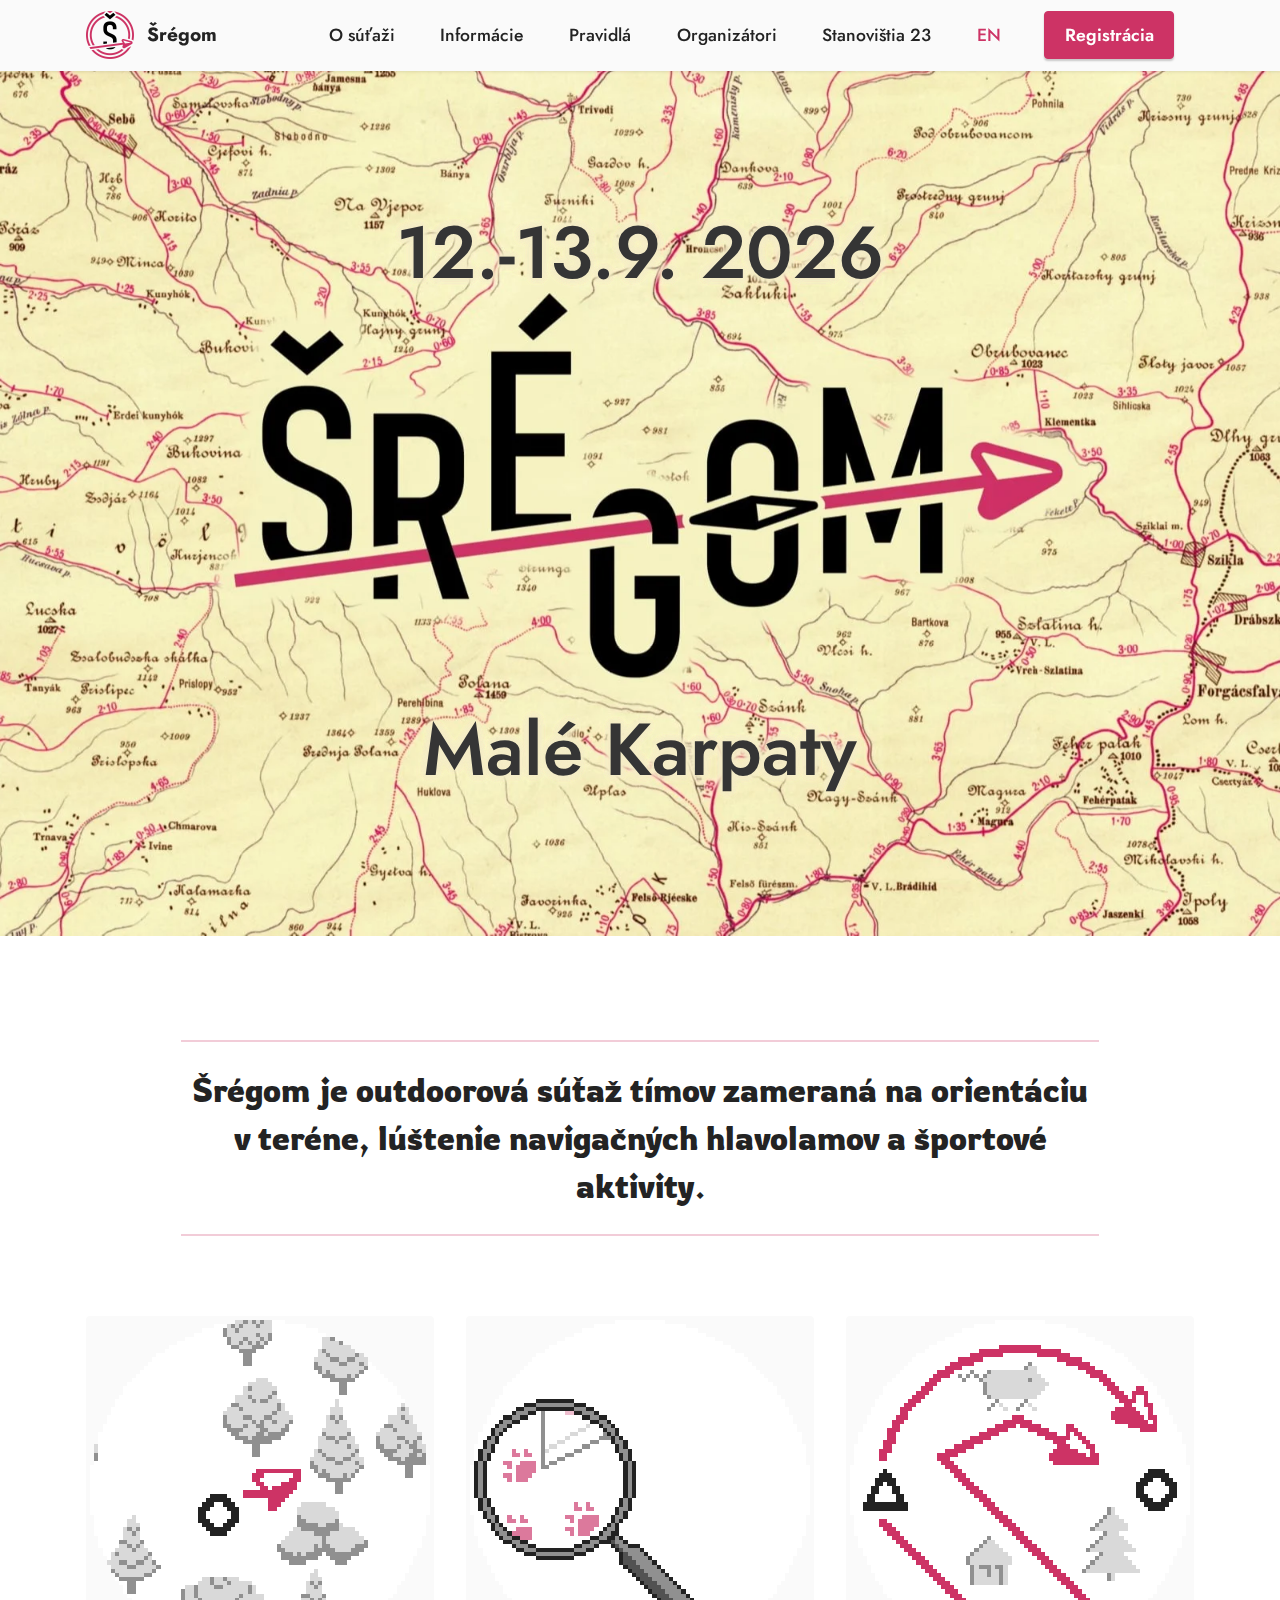
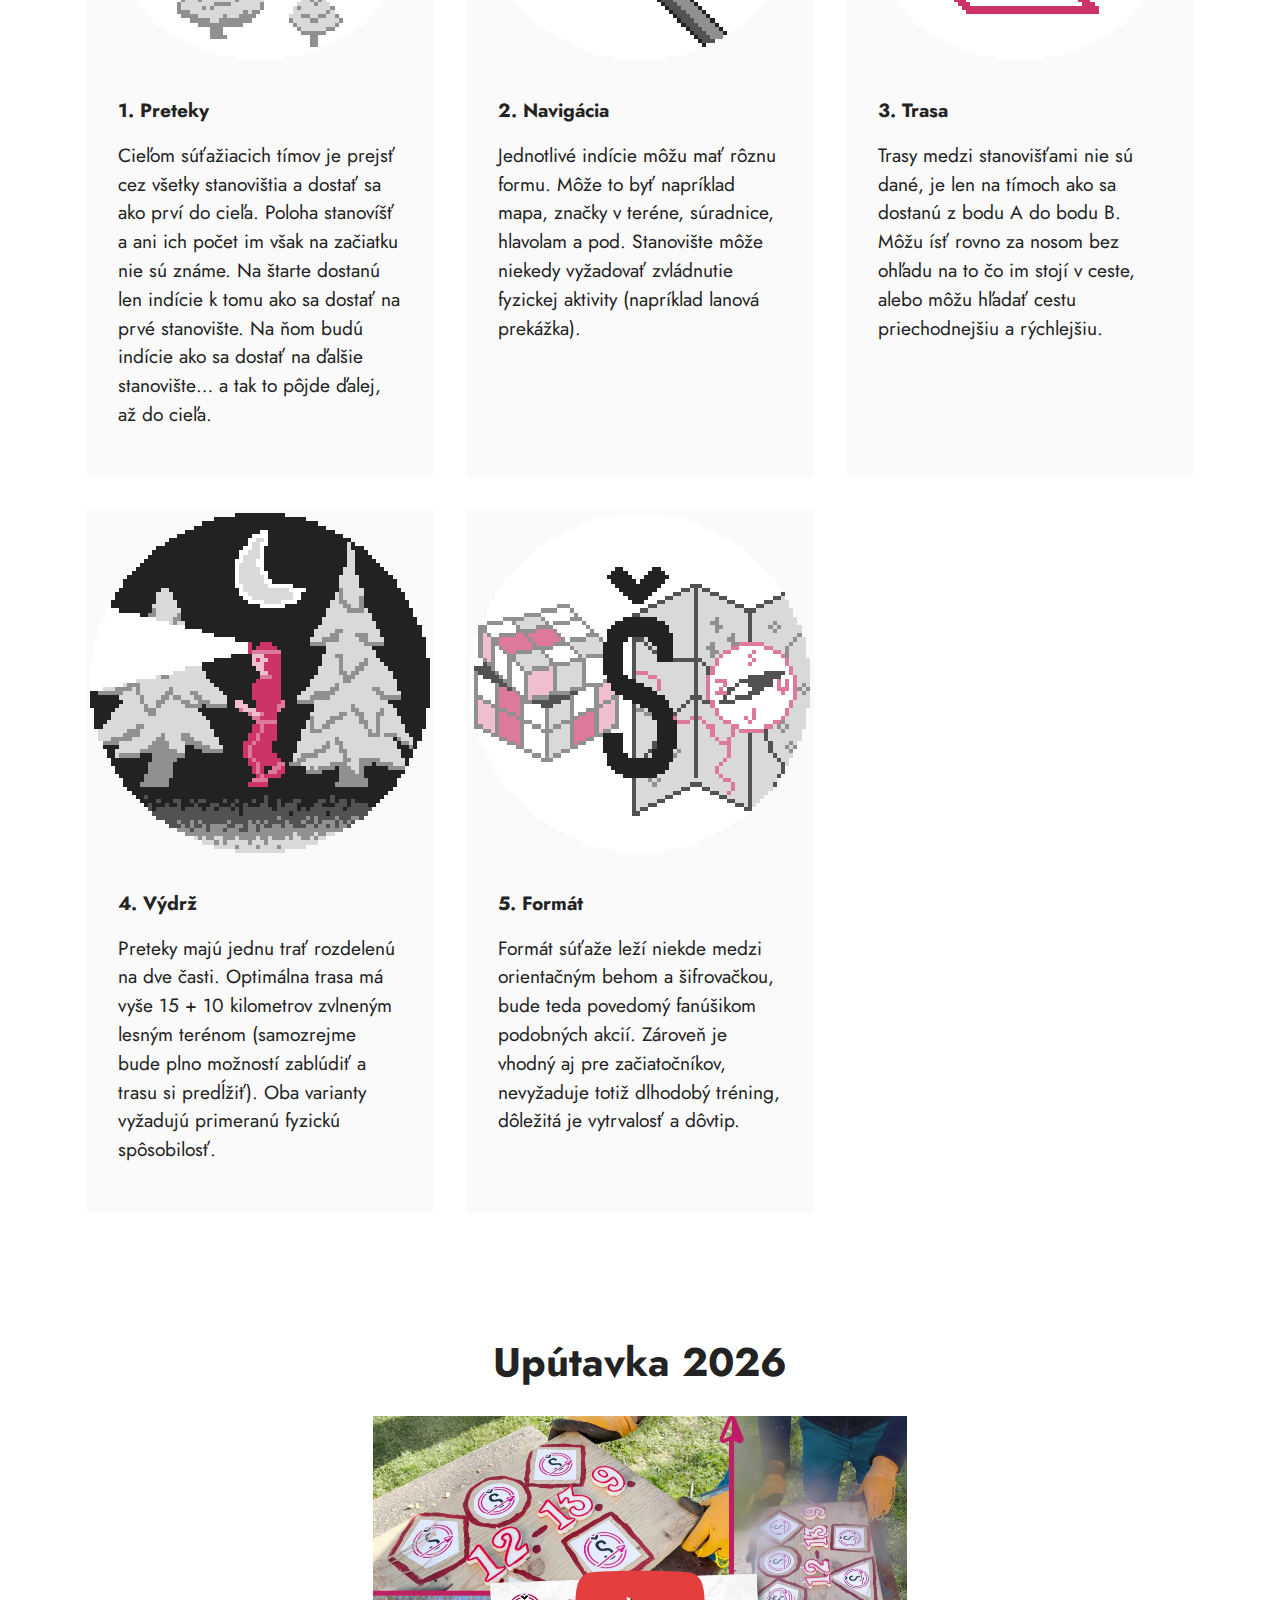
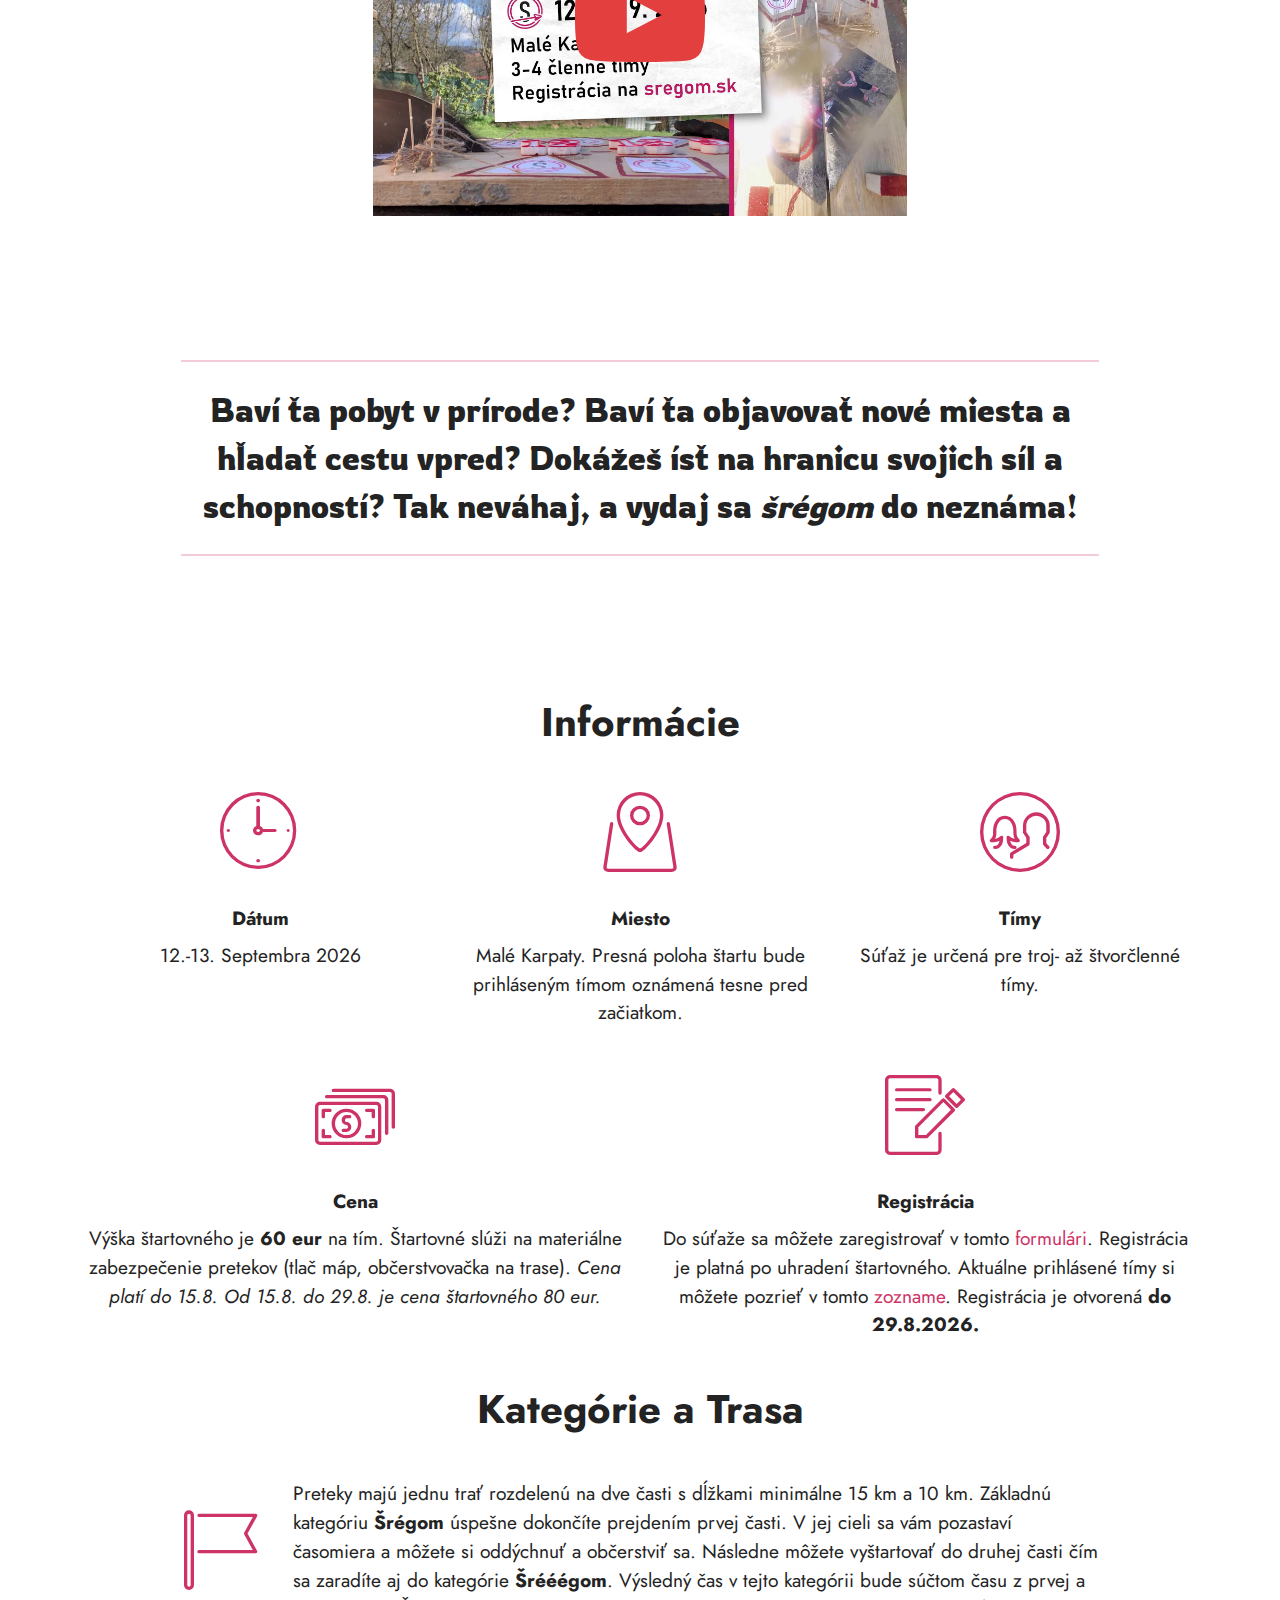
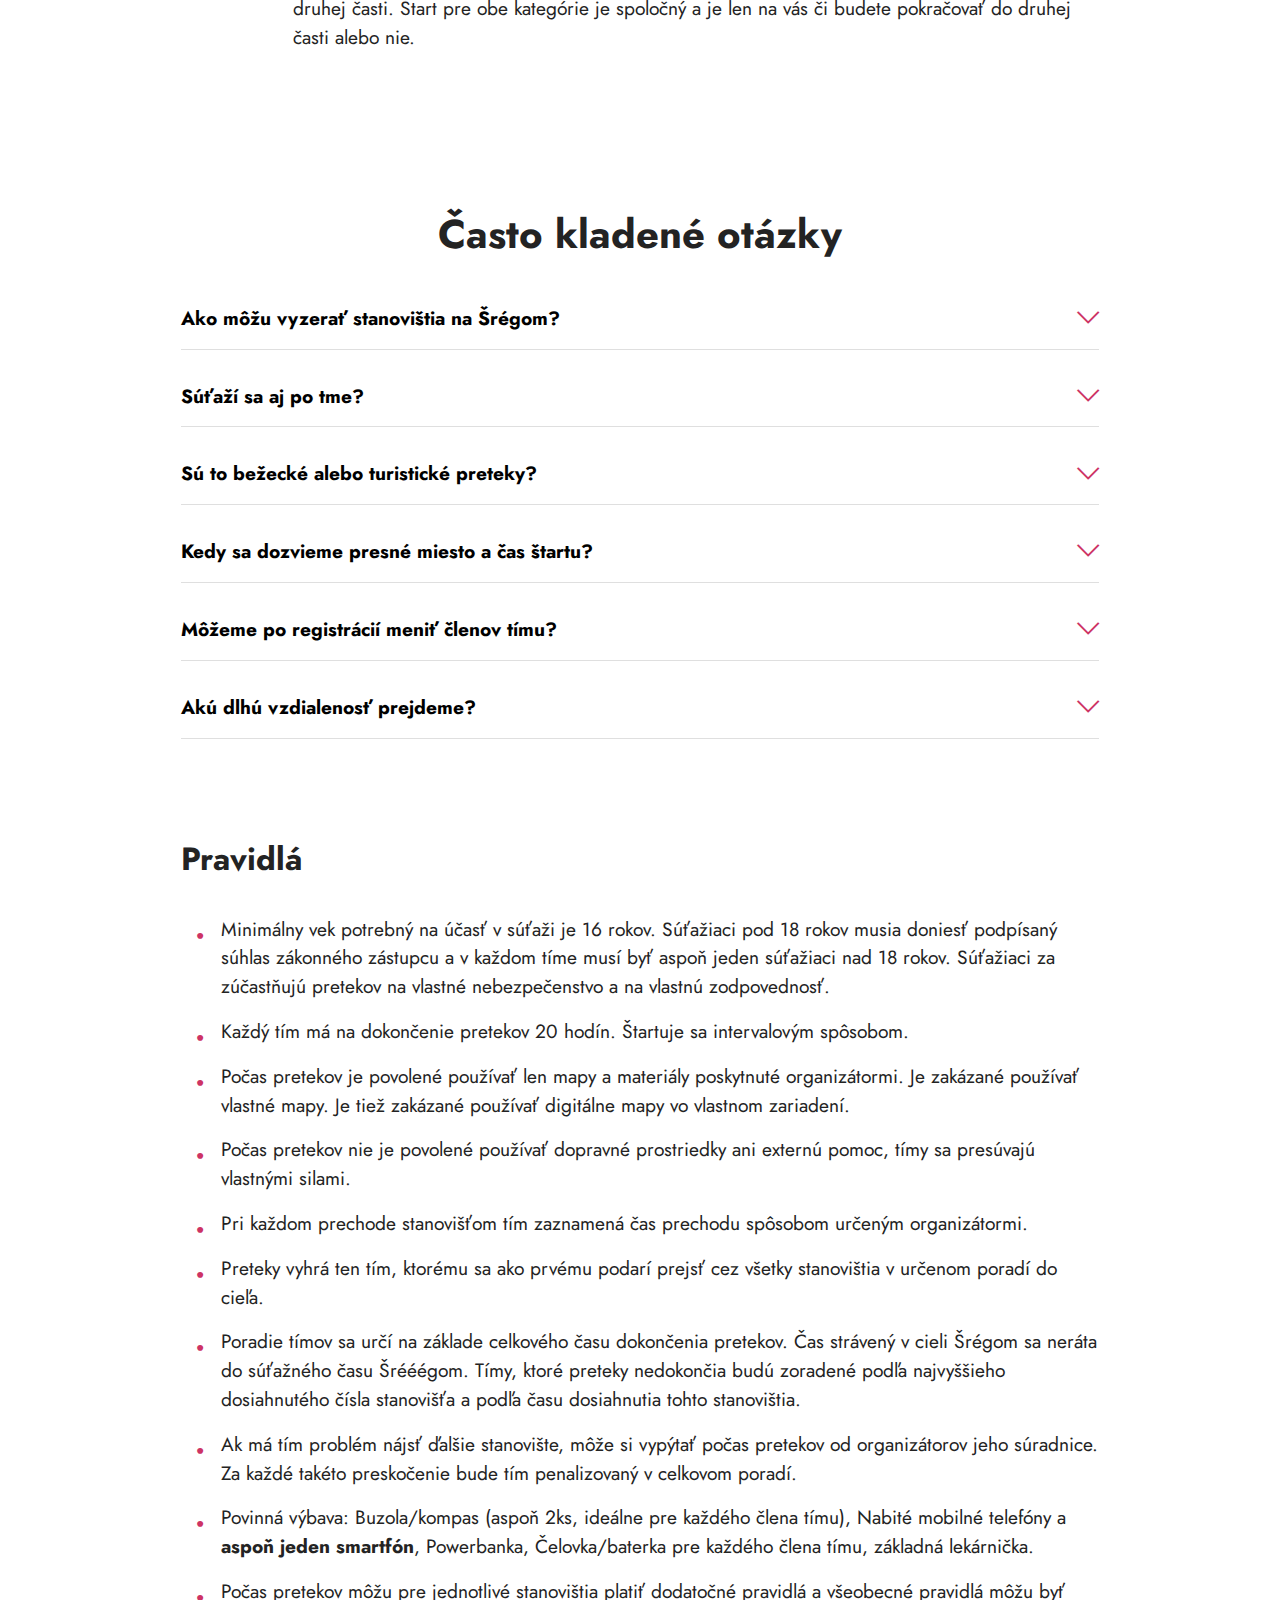
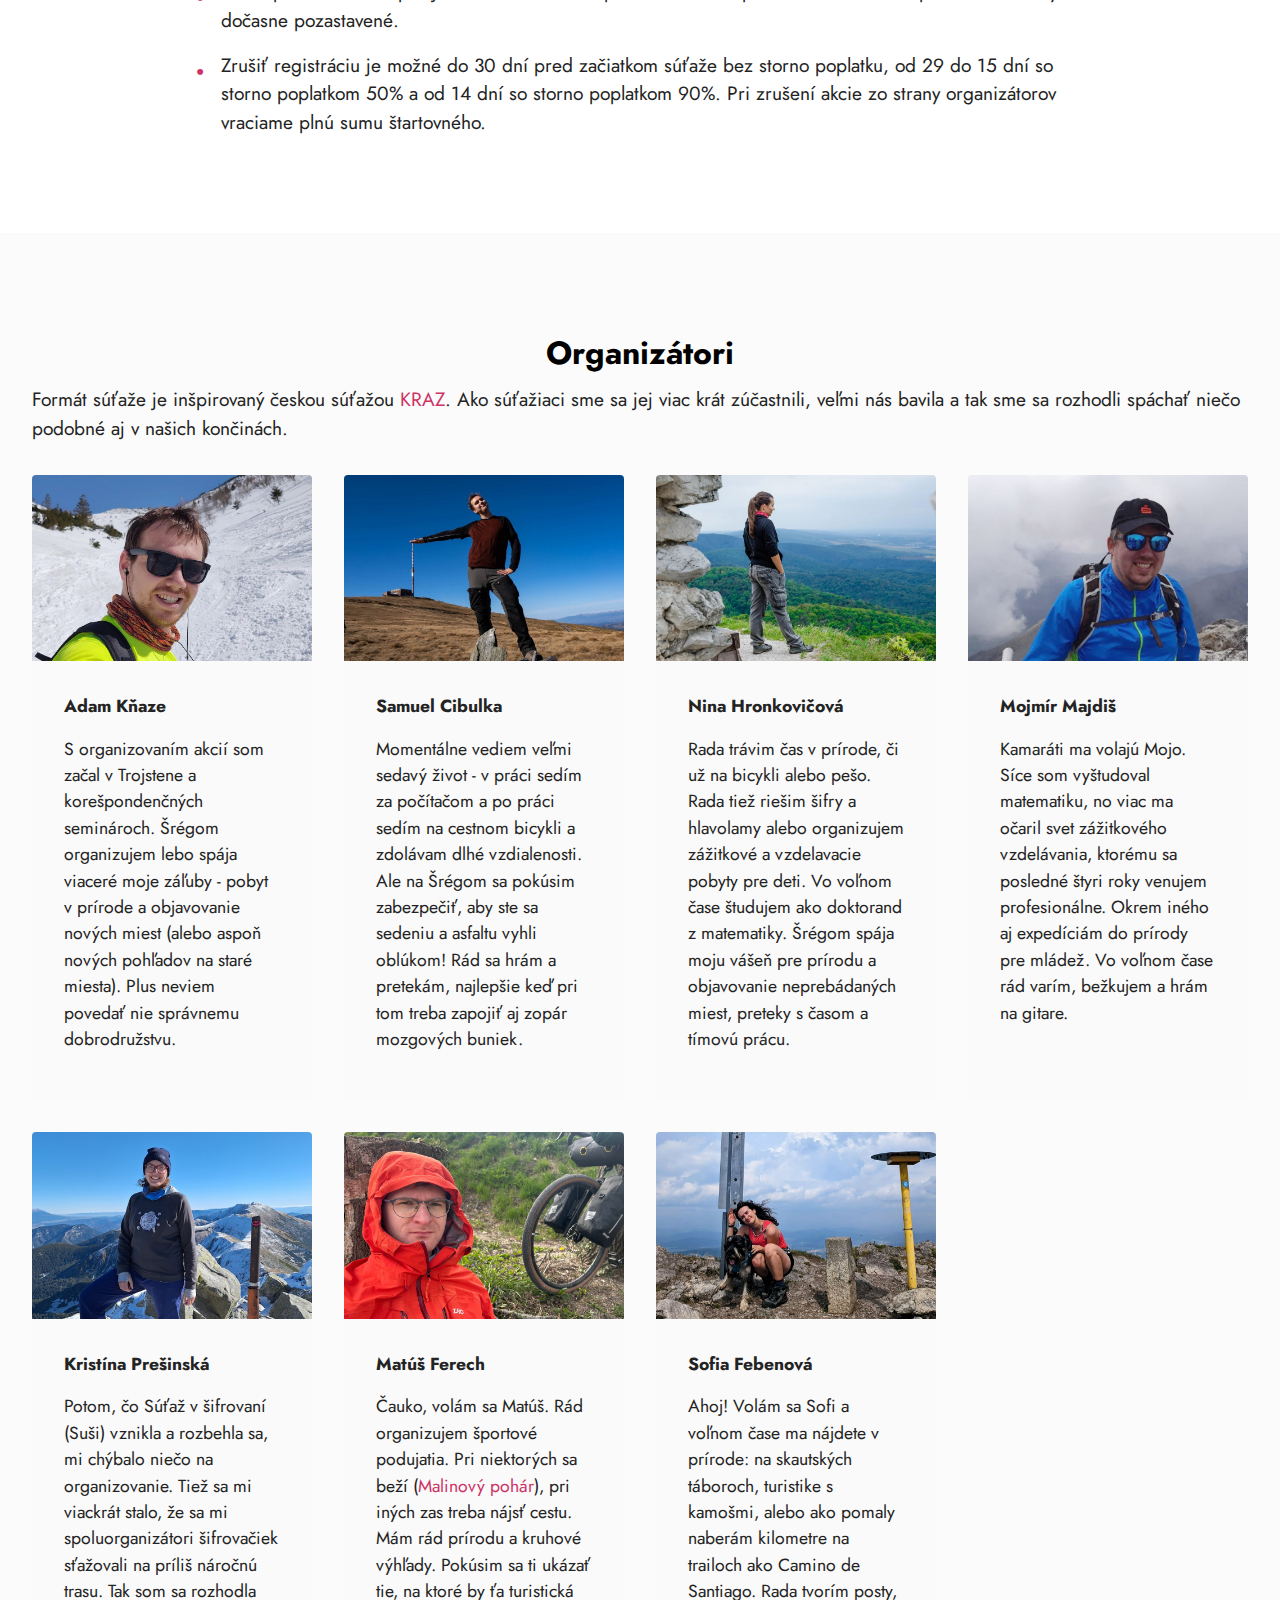
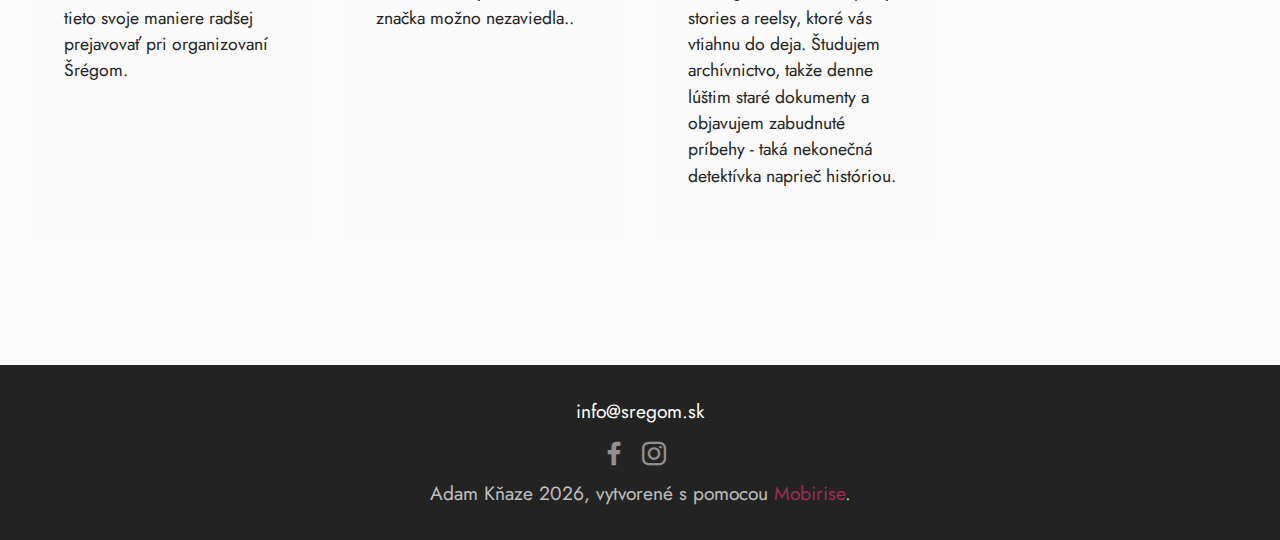
<file: srg_26_sk.html>
<!DOCTYPE html>
<html>

<head>
  <!-- Site made with Mobirise v5.8.4, https://mobirise.com -->
  <meta charset="UTF-8" />
  <meta http-equiv="X-UA-Compatible" content="IE=edge" />
  <meta name="viewport" content="width=device-width, initial-scale=1, minimum-scale=1" />
  <link rel="shortcut icon" href="assets/images/logo-profil-96x96.png" type="image/x-icon" />
  <meta name="description" content="Outdoorová súťaž Šrégom" />
  <title>Šrégom</title>
  <meta property="og:url" content="https://sregom.sk" />
  <meta property="og:type" content="website" />
  <meta property="og:title" content="Outdoorová súťaž Šrégom" />
  <meta property="og:image" content="https://sregom.sk/assets/images/backg_polana-2000x1125.jpeg" />

  <title>Home</title>
  <link rel="stylesheet" href="assets/web/assets/mobirise-icons2/mobirise2.css" />
  <link rel="stylesheet" href="assets/web/assets/mobirise-icons/mobirise-icons.css" />
  <link rel="stylesheet" href="assets/bootstrap/css/bootstrap.min.css" />
  <link rel="stylesheet" href="assets/bootstrap/css/bootstrap-grid.min.css" />
  <link rel="stylesheet" href="assets/bootstrap/css/bootstrap-reboot.min.css" />
  <link rel="stylesheet" href="assets/parallax/jarallax.css" />
  <link rel="stylesheet" href="assets/dropdown/css/style.css" />
  <link rel="stylesheet" href="assets/socicon/css/styles.css" />
  <link rel="stylesheet" href="assets/theme/css/style.css" />
  <link rel="preconnect" href="https://fonts.googleapis.com" />
  <link rel="preconnect" href="https://fonts.gstatic.com" crossorigin />
  <link rel="preload"
    href="https://fonts.googleapis.com/css?family=Jost:100,200,300,400,500,600,700,800,900,100i,200i,300i,400i,500i,600i,700i,800i,900i&display=swap"
    as="style" onload="this.onload=null;this.rel='stylesheet'" />
  <noscript>
    <link rel="stylesheet"
      href="https://fonts.googleapis.com/css?family=Jost:100,200,300,400,500,600,700,800,900,100i,200i,300i,400i,500i,600i,700i,800i,900i&display=swap" />
  </noscript>
  <link href="https://fonts.googleapis.com/css2?family=Rowdies:wght@300&display=swap" rel="stylesheet" />
  <link rel="preload" as="style" href="assets/mobirise/css/mbr-additional.css" />
  <link rel="stylesheet" href="assets/mobirise/css/mbr-additional.css" type="text/css" />
  <script src="https://code.jquery.com/jquery-3.6.4.min.js"
    integrity="sha256-oP6HI9z1XaZNBrJURtCoUT5SUnxFr8s3BzRl+cbzUq8=" crossorigin="anonymous"></script>
</head>

<body>
  <section data-bs-version="5.1" class="menu menu2 cid-tykx46DBpw" once="menu" id="menu2-0">
    <nav class="navbar navbar-dropdown navbar-fixed-top navbar-expand-lg">
      <div class="container">
        <div class="navbar-brand">
          <span class="navbar-logo">
            <a href="https://sregom.sk">
              <img src="assets/images/logo-profil-96x96.png" alt="Outdoorová súťaž Šrégom" style="height: 3rem" />
            </a>
          </span>
          <span class="navbar-caption-wrap"><a class="navbar-caption text-black display-7"
              href="https://sregom.sk">Šrégom</a></span>
          <button class="navbar-toggler custom-ml-15" type="button" data-toggle="collapse" data-bs-toggle="collapse"
            data-target="#navbarSupportedContent" data-bs-target="#navbarSupportedContent"
            aria-controls="navbarNavAltMarkup" aria-expanded="false" aria-label="Toggle navigation">
            <div class="hamburger">
              <span></span>
              <span></span>
              <span></span>
              <span></span>
            </div>
          </button>
        </div>
        <div class="collapse navbar-collapse" id="navbarSupportedContent">
          <ul class="navbar-nav nav-dropdown" data-app-modern-menu="true">
            <li class="nav-item">
              <a class="nav-link link text-black text-primary display-4" href="index.html#content6-6">O súťaži</a>
            </li>
            <li class="nav-item">
              <a class="nav-link link text-black text-primary display-4" href="index.html#features1-l">Informácie</a>
            </li>
            <li class="nav-item">
              <a class="nav-link link text-black text-primary display-4" href="index.html#content14-c">Pravidlá</a>
            </li>
            <li class="nav-item">
              <a class="nav-link link text-black text-primary display-4" href="index.html#gallery3-d">Organizátori</a>
            </li>
            <li class="nav-item">
              <a class="nav-link link text-black text-primary display-4" href="stanovistia_23.html">Stanovištia 23</a>
            </li>
            <!-- <li class="nav-item">
              <a class="nav-link link text-black text-primary display-4" href="https://docs.google.com/spreadsheets/d/1l8qDrtL3a2h1UaA2NssdeYFvJv-vhch1h3tw8bIDqAo/edit?usp=sharing">Výsledky 25</a>
            </li> -->
            <li class="nav-item">
              <a class="nav-link link text-primary display-4" href="en.html">EN</a>
            </li>
          </ul>

          <div class="navbar-buttons mbr-section-btn">
            <a class="btn btn-primary display-4" href="https://forms.gle/BZNy5EQNQFwJioxm6"
              target="_blank">Registrácia</a>
          </div>
        </div>
      </div>
    </nav>
  </section>

  <section data-bs-version="5.1" class="header1 cid-tykyiCYTLH mbr-fullscreen mbr-parallax-background" id="header1-1">
    <div class="container-fluid">
      <div class="row justify-content-center custom-remove-on-mobile">
        <div class="col">
          <div class="col-12 col-lg-7 custom-override-width-100">
            <!-- custom-hide-on-small -->
            <div class="custom-width-80-1600">
              <h1 class="mbr-section-title mbr-fonts-style mb-3 display-1 custom-banner-text custom-text-align-center">
                12-13.9.
              </h1>
              <h1 class="mbr-section-title mbr-fonts-style mb-3 display-1 custom-banner-text custom-text-align-center">
                2026
              </h1>
            </div>
          </div>
        </div>
        <div class="col"></div>
        <div class="col"></div>
        <div class="col"></div>
        <div class="col">
          <div class="col-12 col-lg-7 custom-override-width-100">
            <h1 class="mbr-section-title mbr-fonts-style mb-3 custom-banner-text display-1 custom-text-align-center">
              Malé Karpaty
            </h1>
          </div>
        </div>
      </div>
      <div class="row justify-content-center custom-remove-on-large">
        <h1 class="mbr-section-title mbr-fonts-style mb-3 display-1 custom-banner-text custom-text-align-center">
          12.-13.9. 2026
        </h1>
      </div>
      <div class="row justify-content-center custom-remove-on-large custom-height-200"></div>
      <div class="row justify-content-center custom-remove-on-large">
        <h1 class="mbr-section-title mbr-fonts-style mb-3 custom-banner-text display-1 custom-text-align-center">
          Malé Karpaty
        </h1>
      </div>
    </div>
  </section>

  <section data-bs-version="5.1" class="content6 cid-tykzrqVaGY" id="content6-6">
    <div class="container">
      <div class="row justify-content-center">
        <div class="col-md-12 col-lg-10">
          <hr class="line" />
          <p class="mbr-text align-center mbr-fonts-style my-4 display-5 custom-font">
            Šrégom je outdoorová súťaž tímov zameraná na orientáciu v teréne, lúštenie navigačných hlavolamov a
            športové aktivity.
          </p>
          <hr class="line" />
        </div>
      </div>
    </div>
  </section>

  <section data-bs-version="5.1" class="features3 cid-tzDnAxzLxm" id="features3-i">
    <script>
      $(document).ready(function () {
        $(".img-bottom").mouseenter(function () {
          $(this).addClass("hide-element");
          $(".img-bottom").not($(this)).removeClass("hide-element");
        });
        $(".img-bottom").click(function () {
          $(this).removeClass("hide-element");
        });
      });
    </script>

    <div class="container">
      <div class="row mt-4">
        <div class="item features-image сol-12 col-md-6 col-lg-4">
          <div class="item-wrapper">
            <div class="item-img img-parent">
              <img src="assets/images/srg-web_1.gif" class="custom-pixelcrisp img-top" alt="" data-slide-to="0"
                data-bs-slide-to="0" />
              <img src="assets/images/srg-web-1-84x84.png"
                class="custom-pixelcrisp custom-hide-on-mobile img-bottom hide-element" alt="" data-slide-to="0"
                data-bs-slide-to="0" />
            </div>
            <div class="item-content">
              <h5 class="item-title mbr-fonts-style display-7">
                <strong>1. Preteky</strong>
              </h5>

              <p class="mbr-text mbr-fonts-style mt-3 display-7">
                Cieľom súťažiacich tímov je prejsť cez všetky stanovištia a dostať sa ako prví do cieľa. Poloha
                stanovíšť a ani ich počet im však na začiatku nie sú známe. Na štarte dostanú len indície k tomu ako
                sa dostať na prvé stanovište. Na ňom budú indície ako sa dostať na ďalšie stanovište… a tak to pôjde
                ďalej, až do cieľa.
              </p>
            </div>
          </div>
        </div>
        <div class="item features-image сol-12 col-md-6 col-lg-4">
          <div class="item-wrapper">
            <div class="item-img">
              <img src="assets/images/srg-web_2.gif" class="custom-pixelcrisp img-top" alt="" data-slide-to="1"
                data-bs-slide-to="1" />
              <img src="assets/images/srg-web-2-84x84.png" class="custom-pixelcrisp custom-hide-on-mobile img-bottom"
                alt="" data-slide-to="1" data-bs-slide-to="1" />
            </div>
            <div class="item-content">
              <h5 class="item-title mbr-fonts-style display-7">
                <strong>2. Navigácia</strong>
              </h5>

              <p class="mbr-text mbr-fonts-style mt-3 display-7">
                Jednotlivé indície môžu mať rôznu formu. Môže to byť napríklad mapa, značky v teréne, súradnice,
                hlavolam a pod. Stanovište môže niekedy vyžadovať zvládnutie fyzickej aktivity (napríklad lanová
                prekážka).
              </p>
            </div>
          </div>
        </div>
        <div class="item features-image сol-12 col-md-6 col-lg-4">
          <div class="item-wrapper">
            <div class="item-img">
              <img src="assets/images/srg-web_3.gif" class="custom-pixelcrisp img-top" alt="" data-slide-to="2"
                data-bs-slide-to="2" />
              <img src="assets/images/srg-web-3-84x84.png" class="custom-pixelcrisp custom-hide-on-mobile img-bottom"
                alt="" data-slide-to="2" data-bs-slide-to="2" />
            </div>
            <div class="item-content">
              <h5 class="item-title mbr-fonts-style display-7">
                <strong>3. Trasa</strong>
              </h5>

              <p class="mbr-text mbr-fonts-style mt-3 display-7">
                Trasy medzi stanovišťami nie sú dané, je len na tímoch ako sa dostanú z bodu A do bodu B. Môžu ísť
                rovno za nosom bez ohľadu na to čo im stojí v ceste, alebo môžu hľadať cestu priechodnejšiu a
                rýchlejšiu.<br />
              </p>
            </div>
          </div>
        </div>
        <div class="item features-image сol-12 col-md-6 col-lg-4">
          <div class="item-wrapper">
            <div class="item-img">
              <img src="assets/images/srg-web_4.gif" class="custom-pixelcrisp img-top" alt="" data-slide-to="3"
                data-bs-slide-to="3" />
              <img src="assets/images/srg-web-4-84x84.png" class="custom-pixelcrisp custom-hide-on-mobile img-bottom"
                alt="" data-slide-to="3" data-bs-slide-to="3" />
            </div>
            <div class="item-content">
              <h5 class="item-title mbr-fonts-style display-7">
                <strong>4. Výdrž</strong>
              </h5>

              <p class="mbr-text mbr-fonts-style mt-3 display-7">
                Preteky majú jednu trať rozdelenú na dve časti. Optimálna trasa má vyše 15 + 10
                kilometrov zvlneným lesným terénom (samozrejme bude plno možností zablúdiť a trasu si predĺžiť).
                Oba varianty vyžadujú primeranú fyzickú spôsobilosť.<br />
              </p>
            </div>
          </div>
        </div>
        <div class="item features-image сol-12 col-md-6 col-lg-4">
          <div class="item-wrapper">
            <div class="item-img">
              <img src="assets/images/srg-web_5.gif" class="custom-pixelcrisp img-top" alt="" data-slide-to="4"
                data-bs-slide-to="4" />
              <img src="assets/images/srg-web-5-84x84.png" class="custom-pixelcrisp custom-hide-on-mobile img-bottom"
                alt="" data-slide-to="4" data-bs-slide-to="4" />
            </div>
            <div class="item-content">
              <h5 class="item-title mbr-fonts-style display-7">
                <strong>5. Formát</strong>
              </h5>

              <p class="mbr-text mbr-fonts-style mt-3 display-7">
                Formát súťaže leží niekde medzi orientačným behom a šifrovačkou, bude teda povedomý fanúšikom
                podobných akcií. Zároveň je vhodný aj pre začiatočníkov, nevyžaduje totiž dlhodobý tréning, dôležitá
                je vytrvalosť a dôvtip.<br />
              </p>
            </div>
          </div>
        </div>
      </div>
    </div>
  </section>

  <section data-bs-version="5.1" class="video1 cid-uaOxu61s4q" id="video1-z">

    <div class="align-center container">
      <div class="mbr-section-head">
        <h4 class="mbr-section-title mbr-fonts-style mb-0 display-2">
          <strong>Upútavka 2026</strong>
        </h4>

      </div>
      <div class="row justify-content-center mt-4">
        <div class="col-12 col-lg-10">
          <div class="box">
            <div class="mbr-media show-modal align-center" data-modal=".modalWindow">
              <img src="assets/images/cover_trailer_26.jpg" alt="Šrégom upútavka"
                style="max-height: 400px; max-width: 100%; width: auto; height: auto; display: block; margin: 0 auto;">
              <div class="icon-wrap">
                <span class="mbr-iconfont socicon-youtube socicon"
                  style="color: rgb(228, 63, 63); fill: rgb(228, 63, 63); font-size: 130px;"></span>
              </div>
            </div>
          </div>
        </div>
      </div>
    </div>
    <div>
      <div class="modalWindow" style="display: none;">
        <div class="modalWindow-container">
          <div class="modalWindow-video-container">
            <div class="modalWindow-video">
              <iframe width="100%" height="100%" frameborder="0" allowfullscreen="1"
                referrerpolicy="strict-origin-when-cross-origin"
                data-src="https://www.youtube.com/embed/9mDXC2F2c0U?si=9SmyUBqzhBjyJYSN"></iframe>
            </div>
            <a class="close" role="button" data-dismiss="modal" data-bs-dismiss="modal">
              <span aria-hidden="true" class="mbr-iconfont mobi-mbri-close mobi-mbri closeModal"></span>
              <span class="sr-only visually-hidden">Close</span>
            </a>
          </div>
        </div>
      </div>
    </div>
  </section>

  <!-- <section data-bs-version="5.1" class="video3 cid-vhNhl6Rs0v" id="video3-11">
    <div class="container">
        <div class="mbr-section-head">
            <h5 class="mbr-section-title mbr-fonts-style mb-0 display-5">
                <strong>Predchádzajúce upútavky</strong></h4>
        </div>
        <div class="row mt-4">
            <div class="col-12 col-md-6 video-block">
                <div class="video-wrapper" style="max-width: 300px; display: block; margin: 0 auto;"><iframe class="mbr-embedded-video" src="https://www.youtube.com/embed/8y7xFh7dYbw?si=D8Al013ffMEDWr72" width="640" height="360" frameborder="0" allowfullscreen></iframe></div>
                <p class="mbr-text pt-2 mbr-fonts-style display-4">
                    Šrégom 2025</p>
            </div>
            <div class="col-12 col-md-6 video-block">
                <div class="video-wrapper" style="max-width: 300px; display: block; margin: 0 auto;"><iframe class="mbr-embedded-video" src="https://www.youtube.com/embed/gzjH7s7uRJA?si=tBzM9nR60YRNohod" width="640" height="360" frameborder="0" allowfullscreen></iframe></div>
                <p class="mbr-text pt-2 mbr-fonts-style display-4">
                    Šrégom 2026 - EN verzia</p>
            </div>
        </div>
    </div>
  </section> -->

  <section data-bs-version="5.1" class="content6 cid-tykznpQRer" id="content6-5">
    <div class="container">
      <div class="row justify-content-center">
        <div class="col-md-12 col-lg-10">
          <hr class="line" />
          <p class="mbr-text align-center mbr-fonts-style my-4 display-5 custom-font">
            Baví ťa pobyt v prírode? Baví ťa objavovať nové miesta a hľadať cestu vpred? Dokážeš ísť na hranicu
            svojich síl a schopností? Tak neváhaj, a vydaj sa <em>šrégom</em> do neznáma!
          </p>
          <hr class="line" />
        </div>
      </div>
    </div>
  </section>

  <section data-bs-version="5.1" class="features1 cid-tA7Cc3SwSE mbr-parallax-background" id="features1-l">
    <div class="mbr-overlay" style="opacity: 0.7; background-color: rgb(255, 255, 255)"></div>
    <div class="container">
      <div class="row">
        <div class="col-12 col-lg-9">
          <h3 class="mbr-section-title mbr-fonts-style align-center mb-0 display-2">
            <strong>Informácie</strong>
          </h3>
        </div>
      </div>
      <div class="row">
        <div class="card col-12 col-md-4 col-lg-4">
          <div class="card-wrapper">
            <div class="card-box align-center">
              <div class="iconfont-wrapper">
                <span class="mbr-iconfont mbri-clock"></span>
              </div>
              <h5 class="card-title mbr-fonts-style display-7">
                <strong>Dátum</strong>
              </h5>
              <p class="card-text mbr-fonts-style display-7">12.-13. Septembra 2026</p>
            </div>
          </div>
        </div>
        <div class="card col-12 col-md-4 col-lg-4">
          <div class="card-wrapper">
            <div class="card-box align-center">
              <div class="iconfont-wrapper">
                <span class="mbr-iconfont mbri-map-pin"></span>
              </div>
              <h5 class="card-title mbr-fonts-style display-7">
                <strong>Miesto</strong>
              </h5>
              <p class="card-text mbr-fonts-style display-7">
                Malé Karpaty. <!-- do 40 minút jazdy od Trnavy. -->Presná poloha štartu bude prihláseným tímom oznámená
                tesne pred začiatkom.
              </p>
            </div>
          </div>
        </div>
        <div class="card col-12 col-md-4 col-lg-4">
          <div class="card-wrapper">
            <div class="card-box align-center">
              <div class="iconfont-wrapper">
                <span class="mbr-iconfont mbri-users"></span>
              </div>
              <h5 class="card-title mbr-fonts-style display-7">
                <strong>Tímy</strong>
              </h5>
              <p class="card-text mbr-fonts-style display-7">Súťaž je určená pre troj- až štvorčlenné tímy.</p>
            </div>
          </div>
        </div>
        <div class="card col-12 col-md-6 col-lg-6">
          <div class="card-wrapper">
            <div class="card-box align-center">
              <div class="iconfont-wrapper">
                <span class="mbr-iconfont mbri-cash"></span>
              </div>
              <h5 class="card-title mbr-fonts-style display-7">
                <strong>Cena</strong>
              </h5>
              <p class="card-text mbr-fonts-style display-7">
                Výška štartovného je <b>60 eur</b> na tím. Štartovné slúži na materiálne
                zabezpečenie pretekov (tlač máp, občerstvovačka na trase). <i>Cena platí do 15.8. Od 15.8. do 29.8. je
                  cena štartovného 80 eur.</i>
              </p>
            </div>
          </div>
        </div>
        <div class="card col-12 col-md-6 col-lg-6">
          <div class="card-wrapper">
            <div class="card-box align-center">
              <div class="iconfont-wrapper">
                <span class="mbr-iconfont mbri-edit"></span>
              </div>
              <h5 class="card-title mbr-fonts-style display-7">
                <strong>Registrácia</strong>
              </h5>
              <p class="card-text mbr-fonts-style display-7">
                <!-- Oficiálna registrácia bude spustená v marci. Kapacita preteku bude obmedzená. 
                Medzičasom nám môžete dať vedieť predbežný záujem v tomto <a href="https://forms.gle/9xQ6vLtghxrn331e6" class="text-primary">formulári</a>. 
                Budete tak prví ktorí sa dozvedia o spustení registrácie. -->
                Do súťaže sa môžete zaregistrovať v tomto
                <a href="https://forms.gle/BZNy5EQNQFwJioxm6" class="text-primary" target="_blank">formulári</a>.
                Registrácia je platná po uhradení štartovného. Aktuálne prihlásené tímy si môžete pozrieť v tomto
                <a href="https://docs.google.com/spreadsheets/d/1ESVdpfCnOl5yOUkicSfYsOUvdJk7TmsVg1jGPskbsk8/edit?usp=sharing"
                  class="text-primary" target="_blank">zozname</a>. Registrácia je otvorená <b>do 29.8.2026.</b>
              </p>
            </div>
          </div>
        </div>

        <div class="row">
        </div>
        <div class="col-12 col-lg-9" style="padding-top: 3rem;">
          <h3 class="mbr-section-title mbr-fonts-style align-center mb-0 display-2">
            <strong>Kategórie a Trasa</strong>
          </h3>
        </div>
        <div class="card col-12 col-md-10 col-lg-10">
          <div class="card-wrapper">
            <div class="card-box d-flex align-items-center gap-3">
              <div class="iconfont-wrapper me-3">
                <span class="mbr-iconfont mbri-flag"></span>
              </div>
              <div class="card-content">
                <p class="card-text mbr-fonts-style display-7">
                  Preteky majú jednu trať rozdelenú na dve časti s dĺžkami minimálne 15 km a 10 km. Základnú kategóriu
                  <strong>Šrégom</strong> úspešne dokončíte prejdením prvej časti. V jej cieli sa vám pozastaví
                  časomiera a môžete si oddýchnuť a občerstviť sa. Následne môžete vyštartovať do druhej časti čím sa
                  zaradíte aj do kategórie <strong>Šrééégom</strong>. Výsledný čas v tejto kategórii bude súčtom času z prvej a druhej
                  časti. Štart pre obe kategórie je spoločný a je len na vás či budete pokračovať do druhej časti alebo nie.
                </p>
              </div>
            </div>
          </div>
        </div>
      </div>
    </div>
  </section>

  <section data-bs-version="5.1" class="content16 cid-tMzDosAk2A" id="content16-p">
    <div class="container">
      <div class="row justify-content-center">
        <div class="col-12 col-md-10">
          <div class="mbr-section-head align-center mb-4">
            <h3 class="mbr-section-title mb-0 mbr-fonts-style display-2">
              <strong>Často kladené otázky</strong>
            </h3>
          </div>
          <div id="bootstrap-accordion_13" class="panel-group accordionStyles accordion" role="tablist"
            aria-multiselectable="true">
            <div class="card mb-3">
              <div class="card-header" role="tab" id="headingOne">
                <a role="button" class="panel-title collapsed" data-toggle="collapse" data-bs-toggle="collapse"
                  data-core="" href="#collapse3_13" aria-expanded="false" aria-controls="collapse3">
                  <h6 class="panel-title-edit mbr-fonts-style mb-0 display-7">
                    <strong>Ako môžu vyzerať stanovištia na Šrégom?</strong>
                  </h6>
                  <span class="sign mbr-iconfont mbri-arrow-down"></span>
                </a>
              </div>
              <div id="collapse3_13" class="panel-collapse noScroll collapse" role="tabpanel"
                aria-labelledby="headingOne" data-parent="#accordion" data-bs-parent="#bootstrap-accordion_13">
                <div class="panel-body">
                  <p class="mbr-fonts-style panel-text display-4">
                    Naozaj všeliako, budú veľmi rôznorodé :) Najlepšiu predstavu o tom čo vás môže na Šrégom čakať
                    získate z <a href="stanovistia_23.html" class="text-primary">minuloročných stanovíšť</a>.
                  </p>
                </div>
              </div>
            </div>
            <div class="card mb-3">
              <div class="card-header" role="tab" id="headingOne">
                <a role="button" class="panel-title collapsed" data-toggle="collapse" data-bs-toggle="collapse"
                  data-core="" href="#collapse4_13" aria-expanded="false" aria-controls="collapse4">
                  <h6 class="panel-title-edit mbr-fonts-style mb-0 display-7">
                    <strong>Súťaží sa aj po tme?</strong>
                  </h6>
                  <span class="sign mbr-iconfont mbri-arrow-down"></span>
                </a>
              </div>
              <div id="collapse4_13" class="panel-collapse noScroll collapse" role="tabpanel"
                aria-labelledby="headingOne" data-parent="#accordion" data-bs-parent="#bootstrap-accordion_13">
                <div class="panel-body">
                  <p class="mbr-fonts-style panel-text display-4">
                    Áno. Preteky sa skladajú z dvoch častí: Šrégom a Šrééégom. Šrégom začína ráno a predpokladáme, že
                    do cieľa dorazíte ešte pred zotmením. Pre istotu si nezabudnite zobrať čelovky. Šrééégom začína po
                    prejdení Šrégom a veľká časť môže prebiehať po zotmení.
                  </p>
                </div>
              </div>
            </div>
            <div class="card mb-3">
              <div class="card-header" role="tab" id="headingOne">
                <a role="button" class="panel-title collapsed" data-toggle="collapse" data-bs-toggle="collapse"
                  data-core="" href="#collapse5_13" aria-expanded="false" aria-controls="collapse5">
                  <h6 class="panel-title-edit mbr-fonts-style mb-0 display-7">
                    <strong>Sú to bežecké alebo turistické preteky?</strong>
                  </h6>
                  <span class="sign mbr-iconfont mbri-arrow-down"></span>
                </a>
              </div>
              <div id="collapse5_13" class="panel-collapse noScroll collapse" role="tabpanel"
                aria-labelledby="headingOne" data-parent="#accordion" data-bs-parent="#bootstrap-accordion_13">
                <div class="panel-body">
                  <p class="mbr-fonts-style panel-text display-4">
                    Je to len na vás. Trať je stavaná tak aby ju bolo možné dokončiť v časovom limite aj krokom.
                    Samozrejme, ak budete mať dosť síl a zvládnete rýchlejšie tempo zlepšíte tým svoje šance na výhru.
                    Len si treba dať pozor aby ste pri tom nezablúdili.
                  </p>
                </div>
              </div>
            </div>
            <div class="card mb-3">
              <div class="card-header" role="tab" id="headingOne">
                <a role="button" class="panel-title collapsed" data-toggle="collapse" data-bs-toggle="collapse"
                  data-core="" href="#collapse7_13" aria-expanded="false" aria-controls="collapse6">
                  <h6 class="panel-title-edit mbr-fonts-style mb-0 display-7">
                    <strong>Kedy sa dozvieme presné miesto a čas štartu?</strong>
                  </h6>
                  <span class="sign mbr-iconfont mbri-arrow-down"></span>
                </a>
              </div>
              <div id="collapse7_13" class="panel-collapse noScroll collapse" role="tabpanel"
                aria-labelledby="headingOne" data-parent="#accordion" data-bs-parent="#bootstrap-accordion_13">
                <div class="panel-body">
                  <p class="mbr-fonts-style panel-text display-4">
                    Tieto informácie tímom oznámime krátko pred začiatkom pretekov, nie skôr ako týždeň vopred. Môžete
                    ale rátať s tým, že to bude v Malých Karpatoch. Štart bude dostupný
                    aj verejnou dopravou. Keďže sa štartuje intervalovým spôsobom, každý tím bude mať pridelený svoj
                    čas.
                    <!-- Štartovacie okno bude predbežne medzi 8:00 a 10:00. Ak máte silnú preferenciu štartovať neskôr alebo skôr
                      (napríklad z dôvodu cestovania) môžete nám napísať a skúsime to zohľadniť. V prvom rade však bude
                      štartovné poradie náhodné. -->
                  </p>
                </div>
              </div>
            </div>
            <div class="card mb-3">
              <div class="card-header" role="tab" id="headingOne">
                <a role="button" class="panel-title collapsed" data-toggle="collapse" data-bs-toggle="collapse"
                  data-core="" href="#collapse6_13" aria-expanded="false" aria-controls="collapse6">
                  <h6 class="panel-title-edit mbr-fonts-style mb-0 display-7">
                    <strong>Môžeme po registrácií meniť členov tímu?</strong>
                  </h6>
                  <span class="sign mbr-iconfont mbri-arrow-down"></span>
                </a>
              </div>
              <div id="collapse6_13" class="panel-collapse noScroll collapse" role="tabpanel"
                aria-labelledby="headingOne" data-parent="#accordion" data-bs-parent="#bootstrap-accordion_13">
                <div class="panel-body">
                  <p class="mbr-fonts-style panel-text display-4">
                    Áno, stačí nám napísať na info@sregom.sk, alebo do správy na facebooku/instagrame.
                  </p>
                </div>
              </div>
            </div>
            <div class="card mb-3">
              <div class="card-header" role="tab" id="headingOne">
                <a role="button" class="panel-title collapsed" data-toggle="collapse" data-bs-toggle="collapse"
                  data-core="" href="#collapse6_14" aria-expanded="false" aria-controls="collapse6">
                  <h6 class="panel-title-edit mbr-fonts-style mb-0 display-7">
                    <strong>Akú dlhú vzdialenosť prejdeme?</strong>
                  </h6>
                  <span class="sign mbr-iconfont mbri-arrow-down"></span>
                </a>
              </div>
              <div id="collapse6_14" class="panel-collapse noScroll collapse" role="tabpanel"
                aria-labelledby="headingOne" data-parent="#accordion" data-bs-parent="#bootstrap-accordion_13">
                <div class="panel-body">
                  <p class="mbr-fonts-style panel-text display-4">
                    Vzdialenosti, ktoré uvádzame vyššie vychádzajú z optimálnej trasy. Je to trasa ktorú by ste prešli,
                    keby ste ani raz nezablúdili a vždy si vybrali tú najrýchlejšiu trasu. To v praxi nie je veľmi
                    reálne, skutočná prejdená vzdialenosť v minulých ročníkoch bývala o 20 až 40% vyššia. Závisí to aj
                    od taktiky tímu (dva krát meraj a raz rež <strong>vs.</strong> obehni pol lesa a snáď to nájdeš).
                  </p>
                </div>
              </div>
            </div>
          </div>
        </div>
      </div>
    </div>
  </section>

  <section data-bs-version="5.1" class="content14 cid-tywx1qcEPA" id="content14-c">
    <div class="container">
      <div class="row justify-content-center">
        <div class="col-md-12 col-lg-10">
          <h3 class="mbr-section-title mbr-fonts-style mb-4 display-5">
            <strong>Pravidlá</strong>
          </h3>
          <ul class="list mbr-fonts-style display-7">
            <li>
              Minimálny vek potrebný na účasť v súťaži je 16 rokov. Súťažiaci pod 18 rokov musia doniesť podpísaný
              súhlas zákonného zástupcu a v každom tíme musí byť aspoň jeden súťažiaci nad 18 rokov. Súťažiaci za
              zúčastňujú pretekov na vlastné nebezpečenstvo a na vlastnú zodpovednosť.
            </li>
            <li>Každý tím má na dokončenie pretekov 20 hodín. Štartuje sa intervalovým spôsobom.</li>
            <li>
              Počas pretekov je povolené používať len mapy a materiály poskytnuté organizátormi. Je zakázané používať
              vlastné mapy. Je tiež zakázané používať digitálne mapy vo vlastnom zariadení.
            </li>
            <li>
              Počas pretekov nie je povolené používať dopravné prostriedky ani externú pomoc, tímy sa presúvajú
              vlastnými silami.
            </li>
            <li>Pri každom prechode stanovišťom tím zaznamená čas prechodu spôsobom určeným organizátormi.</li>
            <li>
              Preteky vyhrá ten tím, ktorému sa ako prvému podarí prejsť cez všetky stanovištia v určenom poradí do
              cieľa.
            </li>
            <li>
              Poradie tímov sa určí na základe celkového času dokončenia pretekov. Čas strávený v cieli Šrégom sa neráta
              do súťažného času Šrééégom. Tímy, ktoré preteky nedokončia budú zoradené podľa najvyššieho dosiahnutého
              čísla stanovišťa a podľa času dosiahnutia tohto stanovištia.
            </li>
            <li>
              Ak má tím problém nájsť ďalšie stanovište, môže si vypýtať počas pretekov od organizátorov jeho
              súradnice. Za každé takéto preskočenie bude tím penalizovaný v celkovom poradí.
            </li>
            <li>
              Povinná výbava: Buzola/kompas (aspoň 2ks, ideálne pre každého člena tímu), Nabité mobilné telefóny a
              <b>aspoň jeden smartfón</b>, Powerbanka, Čelovka/baterka pre každého člena tímu, základná
              lekárnička.
            </li>
            <li>
              Počas pretekov môžu pre jednotlivé stanovištia platiť dodatočné pravidlá a všeobecné pravidlá môžu byť
              dočasne pozastavené.
            </li>
            <li>
              Zrušiť registráciu je možné do 30 dní pred začiatkom súťaže bez storno poplatku, od 29 do 15 dní so
              storno poplatkom 50% a od 14 dní so storno poplatkom 90%. Pri zrušení akcie zo strany organizátorov
              vraciame plnú sumu štartovného.
            </li>
          </ul>
        </div>
      </div>
    </div>
  </section>

  <section data-bs-version="5.1" class="gallery3 cid-tywx6meTu1 mbr-parallax-background" id="gallery3-d">
    <div class="mbr-overlay"></div>
    <div class="container-fluid">
      <div class="mbr-section-head">
        <h4 class="mbr-section-title mbr-fonts-style align-center mb-0 display-5">
          <strong>Organizátori</strong>
        </h4>
        <h5 class="mbr-section-subtitle mbr-fonts-style align-center mb-0 mt-2 display-7">
          Formát súťaže je inšpirovaný českou súťažou
          <a href="https://kraz.instruktori.cz" class="text-secondary" target="_blank">KRAZ</a>. Ako súťažiaci sme sa
          jej viac krát zúčastnili, veľmi nás bavila a tak sme sa rozhodli spáchať niečo podobné aj v našich končinách.
        </h5>
      </div>
      <div class="row mt-4">
        <div class="item features-image сol-12 col-md-6 col-lg-3">
          <div class="item-wrapper">
            <div class="item-img">
              <img src="assets/images/adam_foto.jpg" alt="Outdoorová súťaž Šrégom" />
            </div>
            <div class="item-content">
              <h5 class="item-title mbr-fonts-style display-4">
                <strong>Adam Kňaze</strong>
              </h5>

              <p class="mbr-text mbr-fonts-style mt-3 display-4">
                S organizovaním akcií som začal v Trojstene a korešpondenčných seminároch. Šrégom organizujem lebo
                spája viaceré moje záľuby - pobyt v prírode a objavovanie nových miest (alebo aspoň nových pohľadov na
                staré miesta). Plus neviem povedať nie správnemu dobrodružstvu.<br />
              </p>
            </div>
          </div>
        </div>
        <div class="item features-image сol-12 col-md-6 col-lg-3">
          <div class="item-wrapper">
            <div class="item-img">
              <img src="assets/images/72993553-2647055015314639-8672898370722856960-n-2-996x1360.jpeg"
                alt="Outdoorová súťaž Šrégom" />
            </div>
            <div class="item-content">
              <h5 class="item-title mbr-fonts-style display-4">
                <strong>Samuel Cibulka</strong>
              </h5>

              <p class="mbr-text mbr-fonts-style mt-3 display-4">
                Momentálne vediem veľmi sedavý život - v práci sedím za počítačom a po práci sedím na cestnom bicykli
                a zdolávam dlhé vzdialenosti. Ale na Šrégom sa pokúsim zabezpečiť, aby ste sa sedeniu a asfaltu vyhli
                oblúkom! Rád sa hrám a pretekám, najlepšie keď pri tom treba zapojiť aj zopár mozgových buniek.
              </p>
            </div>
          </div>
        </div>
        <div class="item features-image сol-12 col-md-6 col-lg-3">
          <div class="item-wrapper">
            <div class="item-img">
              <img src="assets/images/nina_foto.jpg" alt="Outdoorová súťaž Šrégom" />
            </div>
            <div class="item-content">
              <h5 class="item-title mbr-fonts-style display-4">
                <strong>Nina Hronkovičová</strong>
              </h5>

              <p class="mbr-text mbr-fonts-style mt-3 display-4">
                Rada trávim čas v prírode, či už na bicykli alebo pešo. Rada tiež riešim
                šifry a hlavolamy alebo organizujem zážitkové a vzdelavacie pobyty pre deti. Vo voľnom čase študujem
                ako doktorand z matematiky. Šrégom spája moju vášeň pre prírodu a objavovanie
                neprebádaných miest, preteky s časom a tímovú prácu.<br />
              </p>
            </div>
          </div>
        </div>
        <div class="item features-image сol-12 col-md-6 col-lg-3">
          <div class="item-wrapper">
            <div class="item-img">
              <img src="assets/images/336735812-241394831580517-449209262907642614-n-828x1104.jpg"
                alt="Outdoorová súťaž Šrégom" title="" />
            </div>
            <div class="item-content">
              <h5 class="item-title mbr-fonts-style display-4">
                <strong>Mojmír Majdiš</strong>
              </h5>

              <p class="mbr-text mbr-fonts-style mt-3 display-4">
                Kamaráti ma volajú Mojo. Síce som vyštudoval matematiku, no viac ma očaril svet zážitkového
                vzdelávania, ktorému sa posledné štyri roky venujem profesionálne. Okrem iného aj expedíciám do
                prírody pre mládež. Vo voľnom čase rád varím, bežkujem a hrám na gitare.<br />
              </p>
            </div>
          </div>
        </div>
        <div class="item features-image сol-12 col-md-6 col-lg-3">
          <div class="item-wrapper">
            <div class="item-img">
              <img src="assets/images/kika-996-664.jpg" alt="Outdoorová súťaž Šrégom" title="" />
            </div>
            <div class="item-content">
              <h5 class="item-title mbr-fonts-style display-4">
                <strong>Kristína Prešinská</strong>
              </h5>

              <p class="mbr-text mbr-fonts-style mt-3 display-4">
                Potom, čo Súťaž v šifrovaní (Suši) vznikla a rozbehla sa, mi chýbalo niečo na organizovanie.
                Tiež sa mi viackrát stalo, že sa mi spoluorganizátori šifrovačiek sťažovali na príliš náročnú trasu.
                Tak som sa rozhodla tieto svoje maniere radšej prejavovať pri organizovaní Šrégom.<br />
              </p>
            </div>
          </div>
        </div>
        <div class="item features-image сol-12 col-md-6 col-lg-3">
          <div class="item-wrapper">
            <div class="item-img">
              <img src="assets/images/matus-996-664_2.jpg" alt="Outdoorová súťaž Šrégom" title="" />
            </div>
            <div class="item-content">
              <h5 class="item-title mbr-fonts-style display-4">
                <strong>Matúš Ferech</strong>
              </h5>

              <p class="mbr-text mbr-fonts-style mt-3 display-4">
                Čauko, volám sa Matúš. Rád organizujem športové podujatia. Pri niektorých sa beží (<a
                  href="https://malinovypohar.sk/" class="text-primary" target="_blank">Malinový pohár</a>), pri iných
                zas treba nájsť cestu. Mám rád prírodu a kruhové výhľady. Pokúsim sa ti ukázať tie, na ktoré by ťa
                turistická značka možno nezaviedla..<br />
              </p>
            </div>
          </div>
        </div>
        <div class="item features-image сol-12 col-md-6 col-lg-3">
          <div class="item-wrapper">
            <div class="item-img">
              <img src="assets/images/sofi-996-664.jpg" alt="Outdoorová súťaž Šrégom" title="" />
            </div>
            <div class="item-content">
              <h5 class="item-title mbr-fonts-style display-4">
                <strong>Sofia Febenová</strong>
              </h5>

              <p class="mbr-text mbr-fonts-style mt-3 display-4">
                Ahoj! Volám sa Sofi a voľnom čase ma nájdete v prírode: na skautských táboroch, turistike s kamošmi,
                alebo ako pomaly naberám kilometre na trailoch ako Camino de Santiago. Rada tvorím posty, stories a
                reelsy, ktoré vás vtiahnu do deja. Študujem archívnictvo, takže denne lúštim staré dokumenty a objavujem
                zabudnuté príbehy - taká nekonečná detektívka naprieč históriou.<br />
              </p>
            </div>
          </div>
        </div>
        <!-- <div class="item features-image сol-12 col-md-6 col-lg-4">
          <div class="item-wrapper">
            <div class="item-img">
              <img src="assets/images/P9030509_zoom.webp" alt="Outdoorová súťaž Šrégom" title="" />
            </div>
            <div class="item-content">
              <h5 class="item-title mbr-fonts-style display-7">
                <strong>Peter Dupej</strong>
              </h5>

              <p class="mbr-text mbr-fonts-style mt-3 display-7">
                Vyše 10 rokov som sa ako dobrovoľník v organizácii P-mat n.o. venoval organizovaniu súťaží a
                sústredení pre deti so záujmom o matematiku a fyziku. Vo voľnom čase rad športujem, riešim hlavolamy
                a trávim čas v prírode. Po úspešnom prvom ročníku Šrégom som sa rozhodol pridať k organizačnému
                tímu.<br />
              </p>
            </div>
          </div>
        </div> -->
      </div>
    </div>
  </section>

  <section data-bs-version="5.1" class="footer3 cid-tzDyAGXNpn" once="footers" id="footer3-j">
    <div class="container">
      <div class="media-container-row align-center mbr-white">
        <div class="row row-links">
          <ul class="foot-menu">
            <li class="foot-menu-item mbr-fonts-style display-7">info@sregom.sk</li>
          </ul>
        </div>
        <div class="row social-row">
          <div class="social-list align-right pb-2">
            <div class="soc-item">
              <a href="https://www.facebook.com/people/%C5%A0r%C3%A9gom/100089279055342/" target="_blank">
                <span class="socicon-facebook socicon mbr-iconfont mbr-iconfont-social"></span>
              </a>
            </div>
            <div class="soc-item">
              <a href="https://www.instagram.com/preteky_sregom/" target="_blank">
                <span class="socicon-instagram socicon mbr-iconfont mbr-iconfont-social"></span>
              </a>
            </div>
          </div>
        </div>
        <div class="row row-copirayt custom-dim-70">
          <p class="mbr-text mb-0 mbr-fonts-style mbr-white align-center display-7">
            Adam Kňaze 2026, vytvorené s pomocou
            <a href="http://mobirise.com" class="text-secondary" target="_blank">Mobirise</a>.
          </p>
        </div>
      </div>
    </div>
  </section>
  <script src="assets/bootstrap/js/bootstrap.bundle.min.js"></script>
  <script src="assets/parallax/jarallax.js"></script>
  <script src="assets/smoothscroll/smooth-scroll.js"></script>
  <script src="assets/ytplayer/index.js"></script>
  <script src="assets/dropdown/js/navbar-dropdown.js"></script>
  <script src="assets/theme/js/script.js"></script>
</body>

</html>
</file>
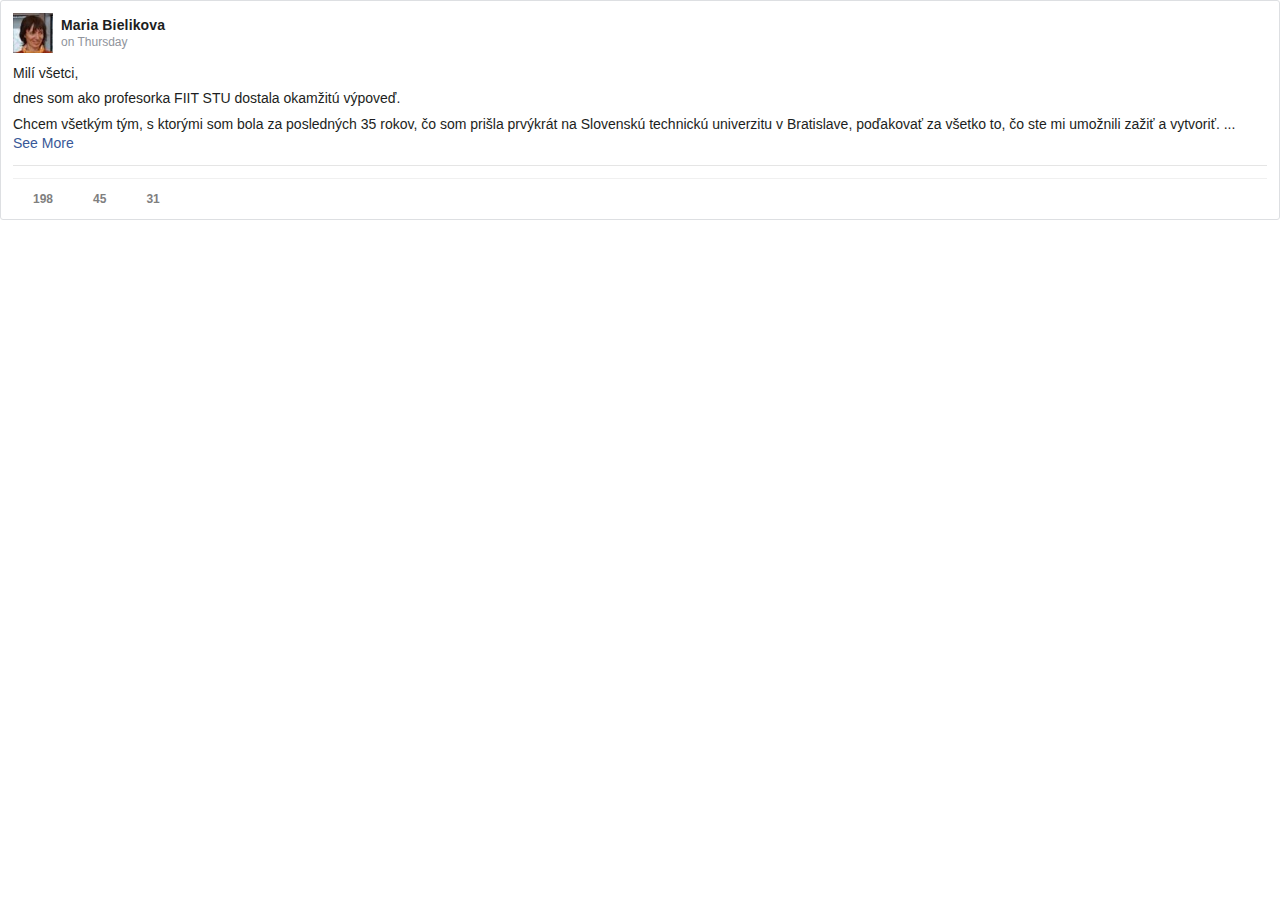
<file: clnk/index_subory/iframe_data/post.html>
<!DOCTYPE html>
<html id="facebook" class="svg " lang="en"><head>
<meta http-equiv="content-type" content="text/html; charset=UTF-8"><meta charset="utf-8"><meta name="referrer" content="origin-when-crossorigin" id="meta_referrer"><script>window._cstart=+new Date();</script><script>__DEV__=0;var _cavalry={data:{t_cstart:window._cstart},tti:"t_domcontent",log:function(a){this.data[a]=+new Date()},pageid:0,server:"",isb:"",send:function(){this.log("t_creport");var a=this.server+"/common/cavalry_endpoint.php",b=this.data,c=[];b.t_tti=b[this.tti];this.isb&&(b.fb_isb=this.isb);b.lid=this.pageid;for(var d in b)c.push(encodeURIComponent(d)+"="+encodeURIComponent(b[d]));new Image().src=a+"?"+c.join("&")}};_cavalry.log("t_start");_cavalry.pageid="6780403736232191620-0";</script><title>Facebook</title><style>.sp_post-plugin{background-image:url(https://www.facebook.com/rsrc.php/v3/yP/r/DrU6JVmMfES.png);background-size:auto;background-repeat:no-repeat;display:inline-block;height:16px;width:16px}.sp_post-plugin.sx_post-plugin_comment{background-position:0 -50px}.sp_post-plugin.sx_post-plugin_comment-light{background-position:0 -67px}.sp_post-plugin.sx_post-plugin_favicon{width:24px;height:24px;background-position:0 0}.sp_post-plugin.sx_post-plugin_favicon-light{width:24px;height:24px;background-position:0 -25px}.sp_post-plugin.sx_post-plugin_share{background-position:0 -152px}.sp_post-plugin.sx_post-plugin_share-light{background-position:0 -169px}.sp_post-plugin.sx_post-plugin_like{background-position:0 -101px}.sp_post-plugin.sx_post-plugin_like-light{background-position:0 -118px}.sp_post-plugin.sx_post-plugin_white-like{background-position:0 -135px}.sp_post-plugin.sx_post-plugin_white-comment{background-position:0 -84px}.sp_post-plugin.sx_post-plugin_white-share{background-position:0 -186px}._50f3{font-size:12px;line-height:16px}._50f4{font-size:14px;line-height:18px}._50f5{font-size:16px;line-height:20px}._50f6{font-size:18px;line-height:22px}._2iei{font-size:40px;line-height:48px}._2iej{font-size:24px;line-height:28px}._2iek{font-size:20px;line-height:24px}._2iel{font-size:16px;line-height:20px}._2iem{font-size:14px;line-height:18px}._2ien{font-size:14px;line-height:18px}._2ieo{font-size:13px;line-height:17px}._2iep{font-size:12px;line-height:16px}._2ieq{font-size:12px;line-height:16px}._50f7{font-weight:600}._5kx5{font-weight:normal}._50f8{color:#90949c}._c24{color:#4b4f56}._50f9{color:#1d2129}._2iev{color:#1c1e21}._2iex{color:#606770}._2iey{color:#bec3c9}._rzx{color:#385898}._rzy{color:#8d949e}._2ier{color:#fff}._1hk0{color:#1877f2}._2iet{color:#00a400}._2ieu{color:#fa383e}._2iez{color:#ccc}._2ie-{color:#4a4a4a}._2ie_{color:#373737}#facebook ._5s6c._5s6c,._5s6c{font-family:Georgia, serif;letter-spacing:normal}#facebook ._6mv-._6mv-,._6mv-{font-family:'Open Dyslexic';letter-spacing:normal}.CometSettingsPage ._2iep,.CometSettingsPage ._2ieq,.CometSettingsPage ._50f4{font-size:15px;line-height:20px}.CometSettingsPage ._50f4{font-weight:500}._32qa button{opacity:.4}._59ov{height:100%;height:910px;position:relative;top:-10px;width:100%}._5ti_{background-size:cover;height:100%;width:100%}._5tj2{height:900px}._2mm3 ._5a8u .uiBoxGray{background:#fff;margin:0;padding:12px}._2494{height:100vh}._2495{margin-top:-10px;top:10px}._1m42{display:block}._1w_m ._1m42 img,._53s ._1m42 i{filter:brightness(50%) blur(5px);transition:filter .5s ease-out}._5v3q ._1m42::before,._1m42::before{animation:rotateSpinner 1.2s linear infinite;background-image:url(https://www.facebook.com/rsrc.php/v3/y2/r/onuUJj0tCqE.png);border:0;content:'';display:inline-block;height:24px;left:50%;margin:-12px -12px;position:absolute;top:50%;width:24px;z-index:10}body.plugin{background:transparent;font-family:Helvetica, Arial, sans-serif;line-height:1.28;overflow:hidden;-moz-text-size-adjust:none}.plugin,.plugin button,.plugin input,.plugin label,.plugin select,.plugin td,.plugin textarea{font-size:11px}html{touch-action:manipulation}body{background:#fff;color:#1c1e21;direction:ltr;line-height:1.34;margin:0;padding:0;unicode-bidi:embed}body,button,input,label,select,td,textarea{font-family:Helvetica, Arial, sans-serif;font-size:12px}h1,h2,h3,h4,h5,h6{color:#1c1e21;font-size:13px;font-weight:600;margin:0;padding:0}h1{font-size:14px}h4,h5,h6{font-size:12px}p{margin:1em 0}b,strong{font-weight:600}a{color:#385898;cursor:pointer;text-decoration:none}button{margin:0}a:hover{text-decoration:underline}img{border:0}td,td.label{text-align:left}dd{color:#000}dt{color:#606770}ul{list-style-type:none;margin:0;padding:0}abbr{border-bottom:none;text-decoration:none}hr{background:#dadde1;border-width:0;color:#dadde1;height:1px}.clearfix:after{clear:both;content:'.';display:block;font-size:0;height:0;line-height:0;visibility:hidden}.clearfix{zoom:1}.datawrap{word-wrap:break-word}.word_break{display:inline-block}.flexchildwrap{min-width:0;word-wrap:break-word}.ellipsis{overflow:hidden;text-overflow:ellipsis;white-space:nowrap}.aero{opacity:.5}.column{float:left}.center{margin-left:auto;margin-right:auto}#facebook .hidden_elem{display:none !important}#facebook .invisible_elem{visibility:hidden}#facebook .accessible_elem{clip:rect(1px, 1px, 1px, 1px);height:1px;overflow:hidden;position:absolute;white-space:nowrap;width:1px}.direction_ltr{direction:ltr}.direction_rtl{direction:rtl}.text_align_ltr{text-align:left}.text_align_rtl{text-align:right}.pluginFontArial,.pluginFontArial button,.pluginFontArial input,.pluginFontArial label,.pluginFontArial select,.pluginFontArial td,.pluginFontArial textarea{font-family:Arial, sans-serif}.pluginFontLucida,.pluginFontLucida button,.pluginFontLucida input,.pluginFontLucida label,.pluginFontLucida select,.pluginFontLucida td,.pluginFontLucida textarea{font-family:Lucida Grande, sans-serif}.pluginFontSegoe,.pluginFontSegoe button,.pluginFontSegoe input,.pluginFontSegoe label,.pluginFontSegoe select,.pluginFontSegoe td,.pluginFontSegoe textarea{font-family:Segoe UI, sans-serif}.pluginFontTahoma,.pluginFontTahoma button,.pluginFontTahoma input,.pluginFontTahoma label,.pluginFontTahoma select,.pluginFontTahoma td,.pluginFontTahoma textarea{font-family:Tahoma, sans-serif}.pluginFontTrebuchet,.pluginFontTrebuchet button,.pluginFontTrebuchet input,.pluginFontTrebuchet label,.pluginFontTrebuchet select,.pluginFontTrebuchet td,.pluginFontTrebuchet textarea{font-family:Trebuchet MS, sans-serif}.pluginFontVerdana,.pluginFontVerdana button,.pluginFontVerdana input,.pluginFontVerdana label,.pluginFontVerdana select,.pluginFontVerdana td,.pluginFontVerdana textarea{font-family:Verdana, sans-serif}.pluginFontHelvetica,.pluginFontHelvetica button,.pluginFontHelvetica input,.pluginFontHelvetica label,.pluginFontHelvetica select,.pluginFontHelvetica td,.pluginFontHelvetica textarea{font-family:Helvetica, Arial, sans-serif}._5pcb{margin-left:-18px}._5pcb._dp7 ._5vsj,._5pcb._dp7 ._5vsj .fsm,._5pcb._dp7 ._5vsi,._5pcb._dp7 ._5v47,._5pcb._4j3f .UFIAddCommentInput{font-size:13px}.likeBoxStream ._5pcb,.safetyStream ._5pcb,._1nvm ._5pcb,._4x2x ._5pcb,._1a30 ._5pcb,._5tmf._5pcb,._5vb_ ._5pcb,._56mv ._5pcb,._5sem ._5pcb,._5zlf ._5pcb,._1kzb ._5pcb,._8pj6 ._5pcb,.permalinkPost ._5pcb{margin-left:0}.permalinkPost ._5pcb{margin-bottom:-10px}._5pat{position:relative;word-wrap:break-word}._5v3q ._1dwg{padding:12px 12px 0}._5v3q ._3-a6._1blz ._2lhm ._1dwg{background-color:#f5f6f7;border:1px solid #dddfe2;border-radius:18px}._5v3q ._3bx7 ._1dwg{padding-bottom:12px}._5v3q ._3-a6 ._2lhm ._1dwg{padding:12px}._5v3q ._hye ._1dwg{padding:0}._65ge ._6nm{margin-bottom:12px}._4l3g ._5v3q ._1dwg{max-height:128px;max-width:395px;overflow:overlay;padding:12px 12px 3px}._5v3q._54ez{padding:0 12px 12px 12px}._5pb8{float:left}._5pat ._5sq7{height:40px;width:40px}._4_vv,._4mrt:empty{border-style:none;margin:0}._n3x{opacity:.5}._wpv{word-break:break-word}._gb8{position:relative;top:3px}._7sb6{margin:0 2px;position:relative;top:1px}._5m7s,._5m7s ._5vsj,._5m7s ._5vsj .UFIRow{background-color:#fffbe2 !important}._53ij ._5pat{margin-bottom:0}._3hk5{margin-left:auto;margin-right:auto}._5pat._5v3q.ego_ads_boost_post_nux_context{border-color:#3578e5;border-width:medium}._58we .weakReference,._58we ._5xib{opacity:.5}._679h._679h{overflow:visible}._3ds9{border-bottom:1px solid #e5e5e5;padding-bottom:12px}.uiCollapsedList ._3ds9{border-bottom:none;padding-bottom:0}.uiCollapsedList ._4pu6 ._3ds9{padding-bottom:12px}._4pu6 ._3ds9{border-bottom:none}._5pat ._7azc,._5pat ._3yoo>*{border:1px solid #90949c;border-radius:10px;color:#90949c;cursor:default;font-size:11px;padding:0 6px 1px;-moz-user-select:none}._5pat ._7azc:hover,._3yoo>*:hover{background:rgba(29, 33, 41, .04);text-decoration:none}._5pat ._7azc{border-color:#bb301d;color:#bb301d}._3lb4{position:relative}._5f0v{outline:none}._3oxt{outline:1px dotted #3b5998;outline-color:invert}._4-u2{border:1px solid #dddfe2;border-radius:3px}._2a1j._7y8g .homeGalahadFeed ._4-u2,._2a1j._7y8g .groupGalahadFeed ._4-u2,._2a1j._7y8g .profileGalahadFeed ._4-u2,._2a1j._7y8h ._4-u2{border:none;border-radius:8px;box-shadow:0 0 0 1px rgba(0, 0, 0, .1);margin-bottom:16px;overflow:hidden}._2a1j._7y8i ._3z62 .fbTimelineComposerCapsule ._4-u2{margin-bottom:0}._4-u2>._4-u3{border-top:1px solid #e5e5e5}._4-u2>._2f27{border-top:none}._4-u2>._4-u3:first-child{border-top:none;border-top-left-radius:3px;border-top-right-radius:3px}._4-u2>._4-u3:last-child{border-bottom-left-radius:3px;border-bottom-right-radius:3px}._2yq ._4-u2{border-color:transparent;border-left-width:0;border-right-width:0;position:relative}._2yq ._4-u2::before{border:1px solid #dddfe2;border-radius:4px;bottom:-1px;content:'';left:-1px;pointer-events:none;position:absolute;right:-1px;top:-1px}._4-u5{background-color:#e9ebee}._2a1j ._65qq{background:#f7f6f5}._65qq{background:#fff}._469s{background-color:#000}._4-u7{background-color:#3578e5}._57d8{background-color:#f5f6f7}._4-u8{background-color:#fff}._8lc2{background-color:#fafafa}.pas{padding:5px}.pam{padding:10px}.pal{padding:20px}.pts{padding-top:5px}.ptm{padding-top:10px}.ptl{padding-top:20px}.prs{padding-right:5px}.prm{padding-right:10px}.prl{padding-right:20px}.pbs{padding-bottom:5px}.pbm{padding-bottom:10px}.pbl{padding-bottom:20px}.pls{padding-left:5px}.plm{padding-left:10px}.pll{padding-left:20px}.phs{padding-left:5px;padding-right:5px}.phm{padding-left:10px;padding-right:10px}.phl{padding-left:20px;padding-right:20px}.pvs{padding-top:5px;padding-bottom:5px}.pvm{padding-top:10px;padding-bottom:10px}.pvl{padding-top:20px;padding-bottom:20px}.mas{margin:5px}.mam{margin:10px}.mal{margin:20px}.mts{margin-top:5px}.mtm{margin-top:10px}.mtl{margin-top:20px}.mrs{margin-right:5px}.mrm{margin-right:10px}.mrl{margin-right:20px}.mbs{margin-bottom:5px}.mbm{margin-bottom:10px}.mbl{margin-bottom:20px}.mls{margin-left:5px}.mlm{margin-left:10px}.mll{margin-left:20px}.mhs{margin-left:5px;margin-right:5px}.mhm{margin-left:10px;margin-right:10px}.mhl{margin-left:20px;margin-right:20px}.mvs{margin-top:5px;margin-bottom:5px}.mvm{margin-top:10px;margin-bottom:10px}.mvl{margin-top:20px;margin-bottom:20px}._5x46{margin-bottom:6px}._5va3{margin-bottom:-6px}._5va4{padding-bottom:6px}._5v3q ._5x46{margin-bottom:11px}._5v3q ._5x46._1yz1{margin-bottom:-1px}._5v3q ._5x46._1yz1 ._1yz2{padding-bottom:3px}._5v3q ._5pa- ._5x46{margin-bottom:7px}._5g-l{border-bottom:1px solid #e9e9e9;color:#7f7f7f;display:block;font-size:13px;margin:-18px 0 14px;padding:13px 0 13px}._5v3q ._5g-l{border-bottom-color:#e5e5e5;color:#90949c;line-height:15px;margin:-12px 0 12px;padding:10px 23px 10px 0}._5v3q ._5g-l._t98,._1s31._t98 ._5g-l{color:#616770}._5v3q ._5g-l._t9a,._1s31._t9a ._5g-l{font-size:13px}._3ccb ._5g-l{font-size:12px;padding-bottom:9px;padding-top:11px}._49gl ._5g-l{display:none}._5g-l ._w3h{margin:0;padding:10px 0 10px 12px}._6q1a ._7tg7._5g-l{align-items:center;display:flex}._6q1a ._7tg7 ._7te7{font-size:14px;line-height:16px}._6q1a ._7tg7 ._7te7 .profileLink{font-weight:bold}._6q1a ._8ruo{padding-right:0}._6q1a ._7tg7 ._8f_y{flex:1 1 0px;font-weight:bold}._6q1a ._7tg7 ._7te8{align-items:center;background-color:#42b72a;border-radius:50%;box-shadow:0 2px 4px 0 rgba(0, 0, 0, .1);display:inline-flex;flex-shrink:0;height:24px;justify-content:center;margin-right:8px;width:24px}._4d-l{margin-bottom:11px}._29k{display:table-cell;vertical-align:top;width:10000px}._29h{float:left;margin-right:5px}._29h .img,img._29h,i._29h{display:block}._302{float:right}._29i{margin-right:5px;margin-top:-1px}._29j{margin-top:1px}._303{margin-right:8px}._29l{margin-right:10px}._29m ._29k{height:50px;vertical-align:middle}._3dp._29k>div{display:inherit}._29m img._29h,._29m i._29h,._29m ._29h .img{height:50px;width:50px}._29m ._302{margin-top:14px;padding-left:8px}i.img{-ms-high-contrast-adjust:none}i.img u{clip:rect(1px, 1px, 1px, 1px);height:1px;left:auto;overflow:hidden;position:absolute;white-space:nowrap;width:1px}._6a{display:inline-block}._6d{vertical-align:bottom}._6b{vertical-align:middle}._6e{vertical-align:top}._5u5j{width:100%}._2_79{letter-spacing:.15px}a._39g3{color:#4267b2}a._8f9f{color:#1877f2}a._39g5{color:#90949c}a._39g6{color:#1d2129}a._39g9{color:#4080ff}a._71dg{color:#1479fb}a._7-fn{color:#fa3e3e}._6nl,._6nm{color:#1d2129;font-size:14px;font-weight:normal;line-height:18px;max-width:480px}._6nl a{color:#1d2129;font-weight:bold}._6nm a.profileLink,._6nm a._58cn{color:#1d2129;font-weight:bold}._6nm ._58cn ._58cl{color:#444950;font-weight:normal}._6nm a.weakReference{color:#7f7f7f;display:inline-block}._6nm a.weakReference i{margin-right:3px}._6nm{margin-bottom:3px;margin-top:2px;word-wrap:break-word}._6nm p{margin:6px 0}._6nm p:first-child{margin-top:0}._6nm p:last-child{display:inline;margin-bottom:0}._5ngu{margin-top:4px}._6nl ._52eh{color:#8d949e}._5pbw,._5pbx{font-size:14px;font-weight:normal;line-height:1.38}._pyd{display:inline-block;margin-right:4px}._6q1a ._7tae{font-size:14px;line-height:16px}._3e09{align-items:center;display:inline-flex}._6f9i{margin:-2px 0 -2px -2px}._6q1a ._6f9i{margin:0}._3e0a{height:16px;margin:-2px 10px -2px 2px;width:16px}._6q1a ._3e0a{align-items:center;border-radius:50%;box-shadow:0 2px 4px 0 rgba(0, 0, 0, .1);display:inline-flex;flex-shrink:0;height:24px;justify-content:center;margin:0 8px 0 0;width:24px}._3576{margin-top:6px}._yd0{overflow:visible}._3577{padding-top:3px}._5_jv,._58jw{font-size:24px;font-weight:300;letter-spacing:0;line-height:28px;margin:7px 0 7px 0}._4pu6 ._3ds9 ._5_jv{margin-bottom:0}._5v3q ._58jw :first-child{margin-top:0}._5v3q ._58jw :last-child{margin-bottom:0}._5pbw{margin-bottom:2px;padding-right:22px}._8tjx{margin-bottom:2px;padding-right:44px}._5pbw._3n8j{padding-right:36px}._5pbw._9sf,._5pbw._6_ra{padding-right:40px}._5pbw._4i5e{padding-right:90px}._5v3q ._5pbw .fcg{color:#90949c}._5v3q ._14f3._5pbw._5pbw .fcg,._5v3q ._14f3._1qbu._5pbw .fcg{color:#616770}._5pbx span.text_exposed_link{display:block;font-size:14px;padding-left:0;padding-top:4px}._5pby{min-height:14px}._5v3q ._1qbu{font-size:12px;margin-top:-2px}._5v3q ._14f5._1qbu{font-size:13px}._5v3q ._4bxd{font-size:12px}._5v3q ._5pbx p{margin:6px 0}._5v3q ._5pbx p:first-child{margin-top:0}._5v3q ._5pbx>p:last-of-type{display:inline;margin-bottom:0}._3-2s ._5pbw,._3-2s ._5pbx{line-height:1.28}._5v3q ._5pbx .text_exposed_root>p:last-of-type{display:inline}._5v3q ._5pbx .text_exposed_root:not(.text_exposed)>p:not(:first-child):last-of-type::before{content:"";display:block;margin-top:6px}._5v3q ._5pbx .text_exposed>p:first-child,._5v3q ._5pbx .text_exposed>p:last-of-type{display:block}._5v3q .text_exposed_hide{display:inline-block;margin-right:4px}._5v3q .text_exposed .text_exposed_hide{display:none}._5v3q span.text_exposed_link{padding:0}._1yj5 ._5pbx>div>p:last-child{margin-bottom:0}._hye ._5pbx,._170x ._5pbx{-webkit-box-orient:vertical;display:-webkit-box;height:4.14em;-webkit-line-clamp:3;line-height:1.38em;white-space:normal}._hye ._5pbx span.text_exposed_link,._170x ._5pbx span.text_exposed_link{display:inline}._hye ._5pbw,._170x ._5pbw{-webkit-box-orient:vertical;display:-webkit-box;height:1.38em;-webkit-line-clamp:1;line-height:1.38em;white-space:normal}._4l3g ._5pbx{-webkit-box-orient:vertical;display:-webkit-box;-webkit-line-clamp:3}._5pbi{opacity:0;position:absolute;right:-10px;top:-2px}._49u4,._4r_y{height:0;left:0;overflow:visible;position:absolute;right:0}._4r_y{margin-top:-12px}._5mxv ._4r_y{right:-12px}._5uqk ._4r_y{right:0}#unifiedQueueWrapper ._4r_y,._5tmf ._4r_y{margin-top:0;position:initial}._5jmm div._hy9 ._5pbi,._4nw2 ._5pbi,._2-55 ._5pbi{display:none}._5jmm ._1yj5:hover ._5pbi,._5jmm:hover ._5pa- ._5pbi{opacity:0}._5jmm ._5pbi._5pbi.openToggler,._5jmm:hover ._5pbi,._5jmm ._1yj5 ._4rtc:hover ._5pbi,._5jmm:hover ._5pa-:hover ._5pbi{opacity:1}._4xev{background-image:url(https://www.facebook.com/rsrc.php/v3/yC/r/faq_tyJQplI.png);background-repeat:no-repeat;background-size:auto;background-position:0 0;height:23px;width:20px}._4xev:hover{background-image:url(https://www.facebook.com/rsrc.php/v3/yC/r/faq_tyJQplI.png);background-repeat:no-repeat;background-size:auto;background-position:-21px 0}._4xev:active,.openToggler ._4xev{background-image:url(https://www.facebook.com/rsrc.php/v3/yC/r/faq_tyJQplI.png);background-repeat:no-repeat;background-size:auto;background-position:-42px 0}._5pbk{margin-top:-2px}._5v3q ._hye ._5pbi._cmw{right:-12px}._5pbi._cmw{opacity:1;right:0;top:0;z-index:3}._1b3n ._5pbi._cmw{right:30px}._u77 ._5pbi._cmw{right:16px;top:16px}._1n5j ._5pbi._cmw{top:42px}.uiCollapsedList ._cmw{top:-10px}._5v3q .uiCollapsedList ._5v9_ ._cmw,.uiCollapsedList ._5pa- ._5pa- ._cmw{top:0}._cmw ._4xev,._cmw ._4xev:active{background-image:url(https://www.facebook.com/rsrc.php/v3/yC/r/faq_tyJQplI.png);background-repeat:no-repeat;background-size:auto;background-position:-2px -74px;height:20px;margin-right:0;margin-top:10px;width:20px}._cmw._1wbl ._4xev,._cmw._1wbl ._4xev:active{background-image:url(https://www.facebook.com/rsrc.php/v3/yC/r/faq_tyJQplI.png);background-repeat:no-repeat;background-size:auto;background-position:-25px -71px;height:20px;margin-top:10px;width:20px}._u77 ._cmw ._4xev,._u77 ._cmw ._4xev:active{margin-top:0}._5v3q ._cmw ._4xev,._5v3q ._cmw ._4xev:active{margin-right:7px}._5jmm:hover ._cmw._5pbi,._5jmm:hover ._5pa-:hover ._cmw._5pbi{opacity:1}._cmw ._4xev:hover,._cmw.openToggler ._4xev{background-image:url(https://www.facebook.com/rsrc.php/v3/yC/r/faq_tyJQplI.png);background-repeat:no-repeat;background-size:auto;background-position:-27px -50px}._cmw._1wbl ._4xev:hover,._cmw._1wbl.openToggler ._4xev{background-image:url(https://www.facebook.com/rsrc.php/v3/yC/r/faq_tyJQplI.png);background-repeat:no-repeat;background-size:auto;background-position:0 -95px}._cmw._5pbk._5pbk{margin-bottom:3px}._50nc{padding-left:24px;padding-right:12px}._50nd{position:relative}.___o ._50nd:hover,.___o ._50ne:hover{background-color:#1060c8}._50nd:hover ._50nc,._50ne:hover ._50nc{color:#fff}._3yw7{margin:2px 0}._50ne._3yw7 ._2ezv,._50ne._3yw7 ._2ezw{left:12px;position:absolute;top:12px}._3yw7 ._50nc{font-size:14px;line-height:38px}._1qwe{width:248px}._1qwe ._54ni ._54ah{padding:0 0}._50n_ ._50o0,._50o1 ._50o2,._50o3 ._50ne,._50o4 ._50nd{display:none}._545p{position:relative}._2ezu{padding-bottom:3px;padding-top:3px;position:relative}._vj9{margin-top:1px}._2ezv,._2ezw{left:0;position:absolute;top:4px}._54ni ._2hp_,._54ni ._4goy{left:0}._545p ._2ezv,._545p ._2ezw{left:-24px;position:absolute;top:0}._54ni ._672d{left:-2px;position:relative}._50nd ._2ezv,._50nd ._2ezw{left:14px;position:absolute;top:2px}._54ni ._2ezw,._54ne ._2ezv,._50nd:hover ._2ezv{display:none}._54ne ._2ezw,._50nd:hover ._2ezw{display:inline-block}._2ezx{padding-left:24px}._2ezy{color:#1d2129;font-size:14px;font-weight:600;line-height:18px;white-space:normal}._54ne ._2ezy,._54ne ._2ezz{color:#fff}._2ezz{color:#90949c;font-size:11px;font-weight:normal;line-height:16px;white-space:normal}._2ez- ._54nh{line-height:16px;padding-bottom:3px;padding-left:24px;padding-top:3px;white-space:normal}._4i13._xaa ._54nh{padding-left:0}._xaa ._54nh{white-space:nowrap}._54ni ._1hq9{display:none}._54ni._2ofr ._1hq9{display:block}._54ni._2ofr>._54nc,._54ni._54ne._2ofr>._54nc{background:#fff;border-color:#fff;padding:0}._54ni._2ofr ._2ezu,._54ni._2ofr._54ne ._2ezu{padding-left:12px}._54ni._2ofr ._2ezv,._54ni._2ofr._54ne ._2ezv{display:inline-block;left:14px}._54ni._2ofr ._2ezw,._54ni._2ofr._54ne ._2ezw{display:none}._54ni._2ofr ._2ezy,._54ni._2ofr._54ne ._2ezy{color:#1d2129}._54ni._2ofr ._2ezz,._54ni._2ofr._54ne ._2ezz{color:#90949c}._54ni._1hqk._54ne ._2ezu:after{background-image:url(https://www.facebook.com/rsrc.php/v3/yC/r/faq_tyJQplI.png);background-repeat:no-repeat;background-size:auto;background-position:-17px -116px}._54ni._1hqk ._2ezu:after{background-image:url(https://www.facebook.com/rsrc.php/v3/yC/r/faq_tyJQplI.png);background-repeat:no-repeat;background-size:auto;background-position:0 -116px;content:'';height:16px;line-height:16px;margin-top:-8px;position:absolute;right:0;top:50%;width:16px}._54ni._1hqk._2ofr._54ne ._2ezu:after{background-image:url(https://www.facebook.com/rsrc.php/v3/yC/r/faq_tyJQplI.png);background-repeat:no-repeat;background-size:auto;background-position:-46px -71px}._54ni._1hqk._2ofr ._2ezu:after{background-image:url(https://www.facebook.com/rsrc.php/v3/yC/r/faq_tyJQplI.png);background-repeat:no-repeat;background-size:auto;background-position:-46px -71px;right:12px}._54ni._1hqk ._2ezy,._54ni._1hqk._54ne ._2ezy,._54ni._1hqk ._2ezz,._54ni._1hqk._54ne ._2ezz{padding-right:18px}._54ni._1hqk._2ofr ._2ezy,._54ni._1hqk._2ofr._54ne ._2ezy,._54ni._1hqk._2ofr ._2ezz,._54ni._1hqk._2ofr._54ne ._2ezz{padding-right:30px}._2ofs:first-of-type{padding-top:8px}._2ofs{background:#fff;color:#1d2129;display:block;padding:6px 0 6px 40px}._2ofs:hover{background-color:#4267b2;color:#fff;text-decoration:none}._2ofs:last-of-type{padding-bottom:6px}._3hft ._435r{padding-right:5px}._2_1h{margin:12px 12px 0}._rb9{border-top:1px solid #f0f0f0}._2164{border:0;margin:0;width:auto}._2165,._22v4{display:block}._2166,._4mlr{bottom:1px;position:relative}._29bd,._29bd:hover{text-decoration:none}._51mz{border:0;border-collapse:collapse;border-spacing:0}._5f0n{table-layout:fixed;width:100%}.uiGrid .vTop{vertical-align:top}.uiGrid .vMid{vertical-align:middle}.uiGrid .vBot{vertical-align:bottom}.uiGrid .hLeft{text-align:left}.uiGrid .hCent{text-align:center}.uiGrid .hRght{text-align:right}._51mx:first-child>._51m-{padding-top:0}._51mx:last-child>._51m-{padding-bottom:0}._51mz ._51mw{padding-right:0}._51mz ._51m-:first-child{padding-left:0}._51mz._4r9u{border-radius:50%;overflow:hidden}.uiLayer{outline:none}._4jnw{margin:0}._3-8h{margin:4px}._3-8i{margin:8px}._3-8j{margin:12px}._3-8k{margin:16px}._3-8l{margin:20px}._2-5b{margin:24px}._1kbd{margin-bottom:0;margin-top:0}._3-8m{margin-bottom:4px;margin-top:4px}._3-8n{margin-bottom:8px;margin-top:8px}._3-8o{margin-bottom:12px;margin-top:12px}._3-8p{margin-bottom:16px;margin-top:16px}._3-8q{margin-bottom:20px;margin-top:20px}._2-ox{margin-bottom:24px;margin-top:24px}._1a4i{margin-left:0;margin-right:0}._3-8r{margin-left:4px;margin-right:4px}._3-8s{margin-left:8px;margin-right:8px}._3-8t{margin-left:12px;margin-right:12px}._3-8u{margin-left:16px;margin-right:16px}._3-8v{margin-left:20px;margin-right:20px}._6bu9{margin-left:24px;margin-right:24px}._5soe{margin-top:0}._3-8w{margin-top:4px}._3-8x{margin-top:8px}._3-8y{margin-top:12px}._3-8z{margin-top:16px}._3-8-{margin-top:20px}._4aws{margin-top:24px}._2-jz{margin-right:0}._3-8_{margin-right:4px}._3-90{margin-right:8px}._3-91{margin-right:12px}._3-92{margin-right:16px}._3-93{margin-right:20px}._y8t{margin-right:24px}._5emk{margin-bottom:0}._3-94{margin-bottom:4px}._3-95{margin-bottom:8px}._3-96{margin-bottom:12px}._3-97{margin-bottom:16px}._3-98{margin-bottom:20px}._20nr{margin-bottom:24px}._av_{margin-left:0}._3-99{margin-left:4px}._3-9a{margin-left:8px}._3-9b{margin-left:12px}._3-9c{margin-left:16px}._3-9d{margin-left:20px}._4m0t{margin-left:24px}._36iq{cursor:pointer;font-size:12px;font-weight:bold;line-height:16px;text-align:center}._3xre{color:#7f7f7f}._58c4{color:#fff}._2yf7{vertical-align:bottom}._36iq._4ivs{color:#3578e5}._2yf7._5jp{display:inline-block}._2yf7._3wdt{display:none}._4ivs ._5jp{display:none}._4ivs ._3wdt{display:inline-block}._8tm{padding:0}._2phz{padding:4px}._2ph-{padding:8px}._2ph_{padding:12px}._2pi0{padding:16px}._2pi1{padding:20px}._40c7{padding:24px}._2o1j{padding:36px}._6buq{padding-bottom:0;padding-top:0}._2pi2{padding-bottom:4px;padding-top:4px}._2pi3{padding-bottom:8px;padding-top:8px}._2pi4{padding-bottom:12px;padding-top:12px}._2pi5{padding-bottom:16px;padding-top:16px}._2pi6{padding-bottom:20px;padding-top:20px}._2o1k{padding-bottom:24px;padding-top:24px}._2o1l{padding-bottom:36px;padding-top:36px}._6bua{padding-left:0;padding-right:0}._2pi7{padding-left:4px;padding-right:4px}._2pi8{padding-left:8px;padding-right:8px}._2pi9{padding-left:12px;padding-right:12px}._2pia{padding-left:16px;padding-right:16px}._2pib{padding-left:20px;padding-right:20px}._2o1m{padding-left:24px;padding-right:24px}._2o1n{padding-left:36px;padding-right:36px}._iky{padding-top:0}._2pic{padding-top:4px}._2pid{padding-top:8px}._2pie{padding-top:12px}._2pif{padding-top:16px}._2pig{padding-top:20px}._2owm{padding-top:24px}._div{padding-right:0}._2pih{padding-right:4px}._2pii{padding-right:8px}._2pij{padding-right:12px}._2pik{padding-right:16px}._2pil{padding-right:20px}._31wk{padding-right:24px}._2phb{padding-right:32px}._au-{padding-bottom:0}._2pim{padding-bottom:4px}._2pin{padding-bottom:8px}._2pio{padding-bottom:12px}._2pip{padding-bottom:16px}._2piq{padding-bottom:20px}._2o1p{padding-bottom:24px}._4gao{padding-bottom:32px}._1cvx{padding-left:0}._2pir{padding-left:4px}._2pis{padding-left:8px}._2pit{padding-left:12px}._2piu{padding-left:16px}._2piv{padding-left:20px}._2o1q{padding-left:24px}._2o1r{padding-left:36px}._38vo{position:relative}._605a ._38vo:not(._1x2_):after{border-radius:50%}._605a ._7mi8:not(._1x2_):after{border-radius:8px}._38vo:after{border:1px solid rgba(0, 0, 0, .1);bottom:0;content:'';left:0;position:absolute;right:0;top:0}._44ma{display:block}._354z{background-color:#42b72a;border:2px solid #fff;border-radius:50%;height:9px;left:76%;position:absolute;top:68%;width:9px;z-index:1}._605a ._4ooo:not(._1ve7){border-radius:50%;overflow:hidden}._605a ._7mi5:not(._1ve7){border-radius:8px;height:40px;overflow:hidden;width:40px}._6y97{border:2px solid #bec3c9;border-radius:50%;box-sizing:border-box;padding:2px 2px}._6_ut._6y97{border-color:#3578e5}._rv{height:100px;width:100px}._rw{height:50px;width:50px}._s0:only-child{display:block}._3tm9{height:14px;width:14px}._54rv{height:16px;width:16px}._3qxe{height:19px;width:19px}._1m6h{height:24px;width:24px}._3d80{height:28px;width:28px}._54ru{height:32px;width:32px}._tzw{height:40px;width:40px}._54rt{height:48px;width:48px}._54rs{height:56px;width:56px}._1m9m{height:64px;width:64px}._ry{height:24px;width:24px}._li._li._li{overflow:initial}._72b0{position:relative;z-index:0}.text_exposed_root{display:inline}.text_exposed .text_exposed_show{display:inline}.text_exposed .text_exposed_show .text_exposed_link{display:inline !important}.text_exposed_show,.text_exposed .text_exposed_hide{display:none}.text_exposed_link{white-space:nowrap}.text_exposed_link_icon{margin:0 0 -1px 4px}.text_exposed .text_exposed_link{display:none !important}._53ij{background:#fff;background:var(--card-background, #FFFFFF);position:relative}._53io{overflow:hidden;position:absolute}._53ih ._53io{display:none}._42ft{cursor:pointer;display:inline-block;text-decoration:none;white-space:nowrap}._42ft::-moz-focus-inner{border:0;padding:0}.gecko ._42ft:focus{outline:1px dotted #3b5998;outline-color:invert}._42ft:hover{text-decoration:none}._42ft+._42ft{margin-left:4px}._42fr,._42fs{cursor:default}._2agf{word-wrap:normal}._2agf._4o_4{display:inline-flex}._55pe{display:inline-block;overflow:hidden;text-overflow:ellipsis;vertical-align:top;white-space:nowrap}._5h4l{padding:0;width:152px}._6my{color:#999;font-size:10px;text-transform:uppercase}._4pp{text-transform:uppercase}._5h4w{color:#90949c;display:inline-block;font-family:Helvetica, Arial, sans-serif;font-size:11px;line-height:11px;max-width:140px;overflow:hidden;padding-top:4px;text-overflow:ellipsis;text-transform:uppercase;white-space:nowrap}._8cr{color:#90949c;font-family:Helvetica, Arial, sans-serif;font-size:11px;overflow:hidden;padding:6px 12px 0;width:318px}._1ui2{display:inline;text-overflow:ellipsis;text-transform:uppercase}._8cs{float:right;margin:0 3px 0 0}._8cs a{color:#4267b2}._8cs i{display:none}._vx:hover{text-decoration:none}._6n0{font-size:12px;line-height:16px;max-height:95px;overflow-y:hidden}._6n1{display:block;width:159px}._23-9{height:100px;width:140px}._23-a{height:80px;width:140px}._1ui3{height:100px;padding-top:12px;width:140px}._1ui3 img{height:100px;width:140px}._28xr{border:solid 1px rgba(0, 0, 0, .1);height:98px;margin-top:12px;position:absolute;width:138px}._1ui4{background-color:#000;height:80px;margin-top:12px;text-align:center;width:140px}._52h5 ._6m-{font-family:Georgia, Lucida Grande, Tahoma, Verdana, Arial, sans-serif;font-weight:500}._1ui5{padding-bottom:12px;position:relative}._1ui5 ._4w0x{opacity:0;position:absolute;right:0;top:8px}._1ui5 ._4cuw{opacity:1;position:absolute;right:3px;top:18px}._1ui5 ._4w0x:focus{box-shadow:none}._1ui5:hover ._4w0x{opacity:1}._1ui5 ._3f-d{padding-top:10px}._1ui5 ._3f-d td{padding:0 10px 5px 0}._1ui5 ._3f-d table{width:100%}._5h55 ._1ui6{-webkit-box-orient:vertical;color:#1d2129;display:-webkit-box;font-family:Georgia, Lucida Grande, Tahoma, Verdana, Arial, sans-serif;font-size:14px;-webkit-line-clamp:2;line-height:20px;max-height:40px;overflow:hidden;padding:12px 0 0 12px;text-overflow:ellipsis;white-space:normal;width:290px}._5h55 ._5sbf:hover{text-decoration:underline}._5h55 ._1ui7{-webkit-box-orient:vertical;color:#4b4f56;display:-webkit-box;font-family:Helvetica, Arial, sans-serif;font-size:12px;-webkit-line-clamp:2;line-height:16px;margin:0;max-height:32px;overflow:hidden;padding:4px 0 0 12px;text-overflow:ellipsis;white-space:normal;width:290px}._3658._5h55 ._1ui7,._3658._5h55 ._1ui6{width:440px}._3658._5h55 ._8cr{width:458px}._5h55 ._6n0,._5h55 ._5h59{color:#1d2129;font-size:14px;line-height:20px;max-height:80px;max-width:140px;overflow:hidden;padding-top:6px;text-overflow:ellipsis}._5h55 ._5h59{font-family:Georgia, Lucida Grande, Tahoma, Verdana, Arial, sans-serif;font-weight:500}._52h5 ._6m-._52h6{font-weight:bold}._6m-:hover{text-decoration:underline}._5h59:hover{text-decoration:underline}._la ._5h5a ._5h5b{border-left:1px solid #e9e9e9;border-top-style:none;display:table-cell;float:none;padding:0 12px 0 12px;vertical-align:top;width:140px;word-wrap:break-word}._la ._5h5a ._1ui8{border-style:none;float:none;padding:0 12px 0 12px;vertical-align:top;width:470px;word-wrap:break-word}._la ._5h5a ._5h5c{border-left:1px solid #e9e9e9;border-top-style:none;display:table-cell;float:none;max-width:140px;padding:12px 12px 0;width:140px;word-wrap:break-word}._la ._5h5a>._5h5c:first-child,._la ._5h5a>._5h5b:first-child{border-left-style:none;padding-left:12px}._la ._5h5a>._5h5c:last-child{padding:12px 12px 0}._la ._5h5a>._5h5b:last-child{padding-right:12px}._6n2 a{color:#333}._5h5d{color:#90949c;font-size:12px}._1v4o{padding-top:2px}._17mu{padding-right:8px}._6m-{color:#1c1e21;font-size:14px;font-weight:bold;line-height:18px;max-height:54px;overflow:hidden}._5sbg{background-color:#ebedf0;border-radius:2px;color:#90949c;font-family:Helvetica, Arial, sans-serif;font-size:12px;font-weight:bold;line-height:14px;margin-right:2px;padding:1px 4px;text-transform:uppercase}._1d8v{background:#fff;border:1px solid;border-color:#EBEDF0 #dfe0e4 #d0d1d5;border-radius:3px;margin-bottom:10px;padding:12px}._4zdu{background:#fff}._8rg ._8rj{border:0;border-left-style:none;padding:12px 0 12px}._8rg ._ly7{padding:12px 0 7px}a._51iz{color:#90949c}._8rg ._8rj ._8rk{border-style:none;display:table-cell;float:none;padding:0 0 0 6px;vertical-align:top;word-wrap:break-word}._8rg ._8rj>._8rk:first-child{border-style:none;margin:0;padding-left:12px;padding-right:0;padding-top:0}._8rg ._8rj>._8rk:last-child{border-style:none;margin:0;padding-right:12px;padding-top:0}._6o4{display:inline-block;min-height:44px;overflow:hidden;position:relative;text-align:center}._1b5w{display:flex}._1b5w._2t9t{display:block}._5zb3{border:1px solid rgba(0, 0, 0, .1);border-top:none;margin-top:11px;padding:0 11px 11px}._7c4z{margin-top:2px}._6o7{bottom:0;height:100%;left:0;position:absolute;right:0;top:0;width:100%;z-index:3}._2yfw{height:100%;overflow:hidden;width:100%}._5b-_{background:url(https://www.facebook.com/rsrc.php/v3/y6/r/_qyPeauBo1A.png) repeat-x 0 0;bottom:0;color:#fff;font-size:11px;font-weight:bold;height:56px;left:0;position:absolute;right:0;text-align:left;text-shadow:0 1px 4px rgba(0, 0, 0, .4);text-transform:uppercase;white-space:nowrap;z-index:2}._3-a6 ._5b-_{border-bottom-left-radius:18px;border-bottom-right-radius:18px}._45vb{border:1px solid rgba(0, 0, 0, .1);max-width:-moz-max-content;max-width:max-content}._5zb3 ._45vb{border:none}._46rw{height:40px;position:relative}._46rw._2_ud{height:16px}._2_ud ._46rx{height:0}._46rx,._46r_{left:0;overflow:hidden;position:absolute;right:0;text-overflow:ellipsis;white-space:nowrap}._2y1j{display:inline-block;vertical-align:text-bottom}._46rx{top:0}._46r_{bottom:0}._6o8{bottom:9px;left:11px;max-width:400px;position:absolute;vertical-align:top}._5aqe{opacity:.7}._5aqf{bottom:25px;font-size:14px;left:11px;overflow:hidden;position:absolute;right:44px;text-overflow:ellipsis;text-transform:none}._9_m{display:inline-block;vertical-align:top}._9_n{max-height:396px;max-width:100%}._9_o{background-color:#fff;display:block}._6o4:hover{text-decoration:none}._30j,._393-:hover,._30b:hover,._30h:hover{cursor:pointer}._30c{animation:rotateSpinner 2.5s linear infinite}@keyframes rotateSpinner{0%{transform:rotate(0deg)}100%{transform:rotate(360deg)}}._393-{background-image:url(https://www.facebook.com/rsrc.php/v3/y1/r/ZExzBFhlQYi.png);background-repeat:no-repeat;background-size:auto;background-position:0 0;height:72px;left:50%;margin-left:-36px;margin-top:-36px;position:absolute;top:50%;width:72px}._30b{background-image:url(https://www.facebook.com/rsrc.php/v3/y1/r/ZExzBFhlQYi.png);background-repeat:no-repeat;background-size:auto;background-position:0 -73px;height:66px;left:50%;margin-left:-33px;margin-top:-33px;position:absolute;top:50%;width:66px}._30h{background-image:url(https://www.facebook.com/rsrc.php/v3/y1/r/ZExzBFhlQYi.png);background-repeat:no-repeat;background-size:auto;background-position:0 -140px;height:17px;left:50%;margin-left:-16px;margin-top:-9px;position:absolute;top:50%;width:32px}._30i{animation-duration:600ms;animation-iteration-count:1;animation-name:popText;animation-transition:cubic-bezier(.31,.9,.72,.98)}._30e{animation-duration:600ms;animation-iteration-count:1;animation-name:popSpinCircle;animation-transition:cubic-bezier(.9,.35,.25,.83)}._30a{animation-duration:600ms;animation-iteration-count:1;animation-name:shrink;animation-transition:cubic-bezier(.88,.02,.51,.94)}@keyframes popText{0%{transform:scale(1.5)}67%{transform:scale(0)}100%{transform:scale(0)}}@keyframes popSpinCircle{0%{transform:scale(1.1) rotate(0deg)}84%{transform:scale(0) rotate(78deg)}100%{transform:scale(0) rotate(86deg)}}@keyframes shrink{0%{transform:scale(1)}100%{transform:scale(0)}}._5aqg{width:230px}._5vb_ ._5aqh{border:1px solid rgba(0, 0, 0, .1);position:relative}._5aqi{bottom:9px;position:absolute;right:10px}._400_{background:none}._4010{margin-top:-1px}._3-a6 ._6o4{border:1px solid #ebedf0;border-radius:18px;margin-top:2px;overflow:hidden}._3-a6._1blz ._6o4{border:none;margin-top:0}._5vb_ ._69f7,._69f7{border-left:none;border-radius:0;border-right:none;margin-left:-12px;margin-right:-12px}._5vb_ ._69f7::before,._69f7::before{border-radius:0}._50bm ._69f7{margin-left:0;width:100%}._8kq0{border-left:none;border-radius:0;border-right:none}._8kq0::before{border-radius:0}._50bm ._8kq0{margin-left:0;width:100%}._43f6{border-left:2px solid #dcdee3;margin:12px 0 0 0;padding-left:15px}._5yn2{border-left:2px solid #dcdee3;color:#7f7f7f;margin:10px 0 0 0;padding-left:10px}._5wpt{border-left:2px solid #dcdee3;padding-left:12px}._5pio{color:#90949c;font-size:12px}._49k0{margin-top:4px;text-align:left}._2xzj,._2xzi{margin:5px 0;text-align:left}._2xzi.ltgtranslatedcontent-enter{background-color:#fff9d7}._2xzi.ltgtranslatedcontent-enter.ltgtranslatedcontent-enter-active{background-color:#fff;transition:background-color 2s ease-in}body[dir="rtl"] ._43f9,body[dir="rtl"] ._49k0{direction:rtl}body[dir="ltr"] ._43f9,body[dir="ltr"] ._49k0{direction:ltr}._4qba{font-style:inherit}._4qbb,._4qbc,._4qbd{background:none;font-style:inherit;padding:0;width:auto}._4qbd{border-bottom:1px solid #f99}._4qbb,._4qbc{border-bottom:1px solid #999}._4qbb:hover,._4qbc:hover,._4qbd:hover{background-color:#fcc;border-top:1px solid #ccc;cursor:help}.fixed_elem,.fixed_always{position:fixed !important}.tinyHeight .fixed_elem{position:static !important}.chrome .fixed_elem,.chrome .fixed_always{transform:translateZ(0)}.tinyHeight .chrome .fixed_elem{transform:none}.uiContextualLayerPositioner{height:0;position:absolute;z-index:202}.uiContextualLayer{position:absolute}div.uiContextualLayerPositionerFixed{position:fixed}.uiContextualLayerParent{position:relative}.uiTooltipX{max-width:334px;word-wrap:break-word;position:relative;zoom:1}.uiTooltipX .tooltipContent{background-color:#282828;border-radius:2px;color:#fff;font-size:12px;line-height:16px;padding:6px 8px;text-align:left}.uiTooltipX .tooltipText span{zoom:1}.uiTooltipX i.arrow{border:4px solid transparent;font-size:0;height:0;line-height:0;position:absolute;width:0}.uiContextualLayerAboveLeft>.uiTooltipX,.uiContextualLayerAboveRight>.uiTooltipX,.uiContextualLayerAboveCenter>.uiTooltipX{margin-bottom:1px;padding-bottom:4px}.uiContextualLayerAboveLeft>.uiTooltipX i.arrow,.uiContextualLayerAboveRight>.uiTooltipX i.arrow,.uiContextualLayerAboveCenter>.uiTooltipX i.arrow{border-bottom:0;border-top-color:#282828;bottom:0}.uiContextualLayerBelowLeft>.uiTooltipX,.uiContextualLayerBelowRight>.uiTooltipX,.uiContextualLayerBelowCenter>.uiTooltipX{margin-top:1px;padding-top:4px}.uiContextualLayerBelowLeft>.uiTooltipX i.arrow,.uiContextualLayerBelowRight>.uiTooltipX i.arrow,.uiContextualLayerBelowCenter>.uiTooltipX i.arrow{border-bottom-color:#282828;border-top:0;top:0}.uiContextualLayerAboveLeft>.uiTooltipX i.arrow,.uiContextualLayerBelowLeft>.uiTooltipX i.arrow{left:12px}.uiContextualLayerAboveRight>.uiTooltipX i.arrow,.uiContextualLayerBelowRight>.uiTooltipX i.arrow{right:12px}.uiContextualLayerAboveCenter>.uiTooltipX i.arrow,.uiContextualLayerBelowCenter>.uiTooltipX i.arrow{left:50%;margin-left:-4px}.uiContextualLayerLeft>.uiTooltipX{margin-right:1px;padding-right:4px}.uiContextualLayerLeft>.uiTooltipX i.arrow{border-left-color:#282828;border-right:0;right:0;top:10px}.uiContextualLayerRight>.uiTooltipX{margin-left:1px;padding-left:4px}.uiContextualLayerRight>.uiTooltipX i.arrow{border-left:0;border-right-color:#282828;left:0;top:10px}._fmi{align-items:center;background-color:#fff;border:1px solid #dddfe2;display:flex;flex-wrap:wrap;position:relative}._69ad ._fmi{background-color:#f2f3f5}._6q1a ._69ad ._fmi{background-color:#f7f6f5}._fmi._613v.UFIPrivateCommentDarkTheme{background-color:#4a4a4a;color:#ccc}._fmi._613v.UFIPrivateCommentDarkTheme ._1p1u{color:#606770}._fmi._613v.UFIPrivateCommentDarkTheme ._247o{background-color:#577fbc}._3-a6._1blz ._fmi{border-color:#ccd0d5}._6q1a ._3-a6._1blz ._fmi{border-color:#dfdddb}._613v{border-radius:18px;padding-left:5px}.UFICommentPhotoAttachedPreview._4soo{background-color:#fff;border-color:#ccd0d5;border-radius:24px;border-style:solid;border-width:1px;margin-top:4px;min-height:10px;padding:10px;position:relative}.UFICommentPhotoAttachedPreview._4soo img{border-radius:18px}.UFIReplyList ._613v{border-radius:12px}._3-a6._4eno .UFIReplyList ._613v{border-radius:16px}._fmi ._fmk{align-self:flex-end;display:flex;height:24px;margin:4px 0 4px auto;padding-right:4px;position:static}._5vsj ._fmk{height:32px;margin-bottom:0;margin-top:0}._5vsj ._fmk._6fry{height:29px}._fmi ._2xwx{flex-grow:1;min-width:0;word-break:break-word}._62i8 ._fmi ._2xwx{width:100%}._fmi ._2xww{border:0 !important}._613v ._2xww{background-color:transparent !important;line-height:1.5}._fmi ._5yk2{padding-right:0 !important}._13gc{align-items:center;cursor:pointer;display:flex;outline:none;padding:0 6px}._u77 ._13gc{padding:0 4px}._u77 ._13gc:last-child{padding-right:6px}._5op2 .UFICommentPhotoIcon{background-image:url(https://www.facebook.com/rsrc.php/v3/y7/r/9gxK9M-IO60.png);background-repeat:no-repeat;background-size:auto;background-position:-17px -329px;height:16px;width:16px}._5op2 .UFICommentFileIcon{background-image:url(https://www.facebook.com/rsrc.php/v3/yN/r/FQtM7XDCCyI.png);background-repeat:no-repeat;background-size:auto;background-position:0 -573px;height:16px;width:16px}._5op2 .UFIPhotoAttachLinkWrapper:hover .UFICommentPhotoIcon{background-image:url(https://www.facebook.com/rsrc.php/v3/y7/r/9gxK9M-IO60.png);background-repeat:no-repeat;background-size:auto;background-position:-34px -329px}._5op2 .UFIPhotoAttachLinkWrapper:hover .UFICommentFileIcon{background-image:url(https://www.facebook.com/rsrc.php/v3/yN/r/FQtM7XDCCyI.png);background-repeat:no-repeat;background-size:auto;background-position:-17px -573px}._5op2 .UFICommentStickerIcon{background-image:url(https://www.facebook.com/rsrc.php/v3/y7/r/9gxK9M-IO60.png);background-repeat:no-repeat;background-size:auto;background-position:0 -380px;height:16px;width:16px}._5op2 .UFICommentStickerButton:hover .UFICommentStickerIcon{background-image:url(https://www.facebook.com/rsrc.php/v3/y7/r/9gxK9M-IO60.png);background-repeat:no-repeat;background-size:auto;background-position:-34px -380px}._5op2 .UFICommentStickerButton:active .UFICommentStickerIcon{background-image:url(https://www.facebook.com/rsrc.php/v3/y7/r/9gxK9M-IO60.png);background-repeat:no-repeat;background-size:auto;background-position:0 -380px;opacity:.5}._5op2 .UFICommentStickerButton .UFICommentStickerIcon.UFICommentStickerIconActive{background-image:url(https://www.facebook.com/rsrc.php/v3/y7/r/9gxK9M-IO60.png);background-repeat:no-repeat;background-size:auto;background-position:-17px -380px}._5op2 .UFICommentGifIcon{background-image:url(https://www.facebook.com/rsrc.php/v3/y7/r/9gxK9M-IO60.png);background-repeat:no-repeat;background-size:auto;background-position:-68px -346px;height:16px;width:16px}._5op2 .UFICommentGifButton:hover .UFICommentGifIcon{background-image:url(https://www.facebook.com/rsrc.php/v3/y7/r/9gxK9M-IO60.png);background-repeat:no-repeat;background-size:auto;background-position:-17px -363px}._5op2 .UFICommentGifButton:active .UFICommentGifIcon{background-image:url(https://www.facebook.com/rsrc.php/v3/y7/r/9gxK9M-IO60.png);background-repeat:no-repeat;background-size:auto;background-position:-68px -346px;opacity:.5}._5op2 .UFICommentGifButton .UFICommentGifIcon.UFICommentGifIconActive{background-image:url(https://www.facebook.com/rsrc.php/v3/y7/r/9gxK9M-IO60.png);background-repeat:no-repeat;background-size:auto;background-position:0 -363px}._5op2 .UFICommentMentionIcon{background-image:url(https://www.facebook.com/rsrc.php/v3/y7/r/9gxK9M-IO60.png);background-repeat:no-repeat;background-size:auto;background-position:-72px -87px;height:16px;width:16px}._5op2 .UFICommentMentionButton:hover .UFICommentMentionIcon{background-image:url(https://www.facebook.com/rsrc.php/v3/y7/r/9gxK9M-IO60.png);background-repeat:no-repeat;background-size:auto;background-position:0 -108px}._5op2 .UFICommentMentionButton:active .UFICommentMentionIcon{background-image:url(https://www.facebook.com/rsrc.php/v3/y7/r/9gxK9M-IO60.png);background-repeat:no-repeat;background-size:auto;background-position:-55px -87px}._5op2 .UFICommentMentionButton .UFICommentMentionIcon.UFICommentMentionIconActive{background-image:url(https://www.facebook.com/rsrc.php/v3/y7/r/9gxK9M-IO60.png);background-repeat:no-repeat;background-size:auto;background-position:-38px -87px}._5-lj .UFICommentEmojiIcon,._5-lj .UFICommentEmojiIcon:active,._5-lk .UFICommentStickerIcon,._5-lk .UFICommentStickerButton:active .UFICommentStickerIcon{background-image:url(https://www.facebook.com/rsrc.php/v3/y7/r/9gxK9M-IO60.png);background-repeat:no-repeat;background-size:auto;background-position:-51px -329px}._5-lj .UFICommentEmojiIcon:hover,._5-lk .UFICommentStickerButton:hover .UFICommentStickerIcon{background-image:url(https://www.facebook.com/rsrc.php/v3/y7/r/9gxK9M-IO60.png);background-repeat:no-repeat;background-size:auto;background-position:0 -346px}._5-lj .UFICommentEmojiIcon.UFICommentEmojiIconActive,._5-lk .UFICommentStickerButton .UFICommentStickerIcon.UFICommentStickerIconActive{background-image:url(https://www.facebook.com/rsrc.php/v3/y7/r/9gxK9M-IO60.png);background-repeat:no-repeat;background-size:auto;background-position:-68px -329px}._5-lk .UFICommentEmojiIcon,._5-lk .UFICommentEmojiIcon:active,._5-lj .UFICommentStickerIcon,._5-lj .UFICommentStickerButton:active .UFICommentStickerIcon{background-image:url(https://www.facebook.com/rsrc.php/v3/y7/r/9gxK9M-IO60.png);background-repeat:no-repeat;background-size:auto;background-position:-17px -346px}._5-lk .UFICommentEmojiIcon:hover,._5-lj .UFICommentStickerButton:hover .UFICommentStickerIcon{background-image:url(https://www.facebook.com/rsrc.php/v3/y7/r/9gxK9M-IO60.png);background-repeat:no-repeat;background-size:auto;background-position:-51px -346px}._5-lk .UFICommentEmojiIcon.UFICommentEmojiIconActive,._5-lj .UFICommentStickerButton .UFICommentStickerIcon.UFICommentStickerIconActive{background-image:url(https://www.facebook.com/rsrc.php/v3/y7/r/9gxK9M-IO60.png);background-repeat:no-repeat;background-size:auto;background-position:-34px -346px}._15i7 .UFICommentBotsIcon{background-image:url(https://www.facebook.com/rsrc.php/v3/y7/r/9gxK9M-IO60.png);background-repeat:no-repeat;background-size:auto;background-position:-68px -108px;height:16px;width:16px}._15i7 .UFICommentBotsIcon:hover{background-image:url(https://www.facebook.com/rsrc.php/v3/y7/r/9gxK9M-IO60.png);background-repeat:no-repeat;background-size:auto;background-position:0 -125px}._15i7 .UFICommentBotsIcon.UFICommentBotsIconActive,._fmi._613v.UFIPrivateCommentDarkTheme ._15i7 .UFICommentBotsIcon.UFICommentBotsIconActive.UFICommentBotsIconActive{background-image:url(https://www.facebook.com/rsrc.php/v3/y7/r/9gxK9M-IO60.png);background-repeat:no-repeat;background-size:auto;background-position:-51px -108px}._fmi._613v.UFIPrivateCommentDarkTheme ._15i7 .UFICommentBotsIcon{background-image:url(https://www.facebook.com/rsrc.php/v3/y7/r/9gxK9M-IO60.png);background-repeat:no-repeat;background-size:auto;background-position:-34px -108px}._fmi._613v.UFIPrivateCommentDarkTheme ._15i7 .UFICommentBotsIcon:hover{background-image:url(https://www.facebook.com/rsrc.php/v3/y7/r/9gxK9M-IO60.png);background-repeat:no-repeat;background-size:auto;background-position:-17px -125px}._15i7 .UFICommentEmojiIcon{background-image:url(https://www.facebook.com/rsrc.php/v3/yN/r/FQtM7XDCCyI.png);background-repeat:no-repeat;background-size:auto;background-position:-17px -488px;height:16px;width:16px}._15i7 .UFICommentEmojiIcon:hover{background-image:url(https://www.facebook.com/rsrc.php/v3/yN/r/FQtM7XDCCyI.png);background-repeat:no-repeat;background-size:auto;background-position:-34px -488px}._15i7 .UFICommentEmojiIcon.UFICommentEmojiIconActive,._fmi._613v.UFIPrivateCommentDarkTheme ._15i7 .UFICommentEmojiIcon.UFICommentEmojiIconActive.UFICommentEmojiIconActive{background-image:url(https://www.facebook.com/rsrc.php/v3/y7/r/9gxK9M-IO60.png);background-repeat:no-repeat;background-size:auto;background-position:-34px -176px}._fmi._613v.UFIPrivateCommentDarkTheme ._15i7 .UFICommentEmojiIcon{background-image:url(https://www.facebook.com/rsrc.php/v3/y7/r/9gxK9M-IO60.png);background-repeat:no-repeat;background-size:auto;background-position:-17px -176px}._fmi._613v.UFIPrivateCommentDarkTheme ._15i7 .UFICommentEmojiIcon:hover{background-image:url(https://www.facebook.com/rsrc.php/v3/y7/r/9gxK9M-IO60.png);background-repeat:no-repeat;background-size:auto;background-position:-51px -176px}._15i7 .UFICommentPhotoIcon{background-image:url(https://www.facebook.com/rsrc.php/v3/yN/r/FQtM7XDCCyI.png);background-repeat:no-repeat;background-size:auto;background-position:-68px -403px;height:16px;width:16px}._15i7 .UFICommentFileIcon{background-image:url(https://www.facebook.com/rsrc.php/v3/yN/r/FQtM7XDCCyI.png);background-repeat:no-repeat;background-size:auto;background-position:0 -573px;height:16px;width:16px}._15i7 .UFIPhotoAttachLinkWrapper:hover .UFICommentPhotoIcon{background-image:url(https://www.facebook.com/rsrc.php/v3/yN/r/FQtM7XDCCyI.png);background-repeat:no-repeat;background-size:auto;background-position:0 -420px}._15i7 .UFIPhotoAttachLinkWrapper:hover .UFICommentFileIcon{background-image:url(https://www.facebook.com/rsrc.php/v3/yN/r/FQtM7XDCCyI.png);background-repeat:no-repeat;background-size:auto;background-position:-17px -573px}._fmi._613v.UFIPrivateCommentDarkTheme ._15i7 .UFICommentPhotoIcon{background-image:url(https://www.facebook.com/rsrc.php/v3/y7/r/9gxK9M-IO60.png);background-repeat:no-repeat;background-size:auto;background-position:-34px -125px}._fmi._613v.UFIPrivateCommentDarkTheme ._15i7 .UFICommentFileIcon{background-image:url(https://www.facebook.com/rsrc.php/v3/y7/r/9gxK9M-IO60.png);background-repeat:no-repeat;background-size:auto;background-position:-34px -210px}._fmi._613v.UFIPrivateCommentDarkTheme ._15i7 .UFIPhotoAttachLinkWrapper:hover .UFICommentPhotoIcon{background-image:url(https://www.facebook.com/rsrc.php/v3/y7/r/9gxK9M-IO60.png);background-repeat:no-repeat;background-size:auto;background-position:-51px -125px}._fmi._613v.UFIPrivateCommentDarkTheme ._15i7 .UFIPhotoAttachLinkWrapper:hover .UFICommentFileIcon{background-image:url(https://www.facebook.com/rsrc.php/v3/y7/r/9gxK9M-IO60.png);background-repeat:no-repeat;background-size:auto;background-position:-51px -210px}._15i7 .UFICommentGifIcon{background-image:url(https://www.facebook.com/rsrc.php/v3/yN/r/FQtM7XDCCyI.png);background-repeat:no-repeat;background-size:auto;background-position:-34px -539px;height:16px;width:16px}._15i7 .UFICommentGifButton:hover .UFICommentGifIcon{background-image:url(https://www.facebook.com/rsrc.php/v3/yN/r/FQtM7XDCCyI.png);background-repeat:no-repeat;background-size:auto;background-position:-51px -539px}._15i7 .UFICommentGifButton:active .UFICommentGifIcon{background-image:url(https://www.facebook.com/rsrc.php/v3/yN/r/FQtM7XDCCyI.png);background-repeat:no-repeat;background-size:auto;background-position:-34px -539px;opacity:.5}._15i7 .UFICommentGifButton .UFICommentGifIcon.UFICommentGifIconActive,._fmi._613v.UFIPrivateCommentDarkTheme ._15i7 .UFICommentGifButton .UFICommentGifIcon.UFICommentGifIconActive.UFICommentGifIconActive{background-image:url(https://www.facebook.com/rsrc.php/v3/y7/r/9gxK9M-IO60.png);background-repeat:no-repeat;background-size:auto;background-position:-34px -193px}._fmi._613v.UFIPrivateCommentDarkTheme ._15i7 .UFICommentGifIcon{background-image:url(https://www.facebook.com/rsrc.php/v3/y7/r/9gxK9M-IO60.png);background-repeat:no-repeat;background-size:auto;background-position:-17px -193px}._fmi._613v.UFIPrivateCommentDarkTheme ._15i7 .UFICommentGifButton:hover .UFICommentGifIcon{background-image:url(https://www.facebook.com/rsrc.php/v3/y7/r/9gxK9M-IO60.png);background-repeat:no-repeat;background-size:auto;background-position:-51px -193px}._15i7 .UFICommentMentionIcon{background-image:url(https://www.facebook.com/rsrc.php/v3/y7/r/9gxK9M-IO60.png);background-repeat:no-repeat;background-size:auto;background-position:-72px -87px;height:16px;width:16px}._15i7 .UFICommentMentionButton:hover .UFICommentMentionIcon{background-image:url(https://www.facebook.com/rsrc.php/v3/y7/r/9gxK9M-IO60.png);background-repeat:no-repeat;background-size:auto;background-position:0 -108px}._15i7 .UFICommentMentionButton:active .UFICommentMentionIcon{background-image:url(https://www.facebook.com/rsrc.php/v3/y7/r/9gxK9M-IO60.png);background-repeat:no-repeat;background-size:auto;background-position:-55px -87px}._15i7 .UFICommentMentionButton .UFICommentMentionIcon.UFICommentMentionIconActive,._fmi._613v.UFIPrivateCommentDarkTheme ._15i7 .UFICommentMentionButton .UFICommentMentionIcon.UFICommentMentionIconActive.UFICommentMentionIconActive{background-image:url(https://www.facebook.com/rsrc.php/v3/y7/r/9gxK9M-IO60.png);background-repeat:no-repeat;background-size:auto;background-position:-38px -87px}._fmi._613v.UFIPrivateCommentDarkTheme ._15i7 .UFICommentMentionIcon{background-image:url(https://www.facebook.com/rsrc.php/v3/y7/r/9gxK9M-IO60.png);background-repeat:no-repeat;background-size:auto;background-position:-21px -87px}._fmi._613v.UFIPrivateCommentDarkTheme ._15i7 .UFICommentMentionButton:hover .UFICommentMentionIcon{background-image:url(https://www.facebook.com/rsrc.php/v3/y7/r/9gxK9M-IO60.png);background-repeat:no-repeat;background-size:auto;background-position:-17px -108px}._15i7 .UFICommentStickerIcon{background-image:url(https://www.facebook.com/rsrc.php/v3/yN/r/FQtM7XDCCyI.png);background-repeat:no-repeat;background-size:auto;background-position:-34px -641px;height:16px;width:16px}._15i7 .UFICommentStickerButton:hover .UFICommentStickerIcon{background-image:url(https://www.facebook.com/rsrc.php/v3/yN/r/FQtM7XDCCyI.png);background-repeat:no-repeat;background-size:auto;background-position:-51px -641px}._15i7 .UFICommentStickerButton:active .UFICommentStickerIcon{background-image:url(https://www.facebook.com/rsrc.php/v3/yN/r/FQtM7XDCCyI.png);background-repeat:no-repeat;background-size:auto;background-position:-34px -641px;opacity:.5}._15i7 .UFICommentStickerButton .UFICommentStickerIcon.UFICommentStickerIconActive,._fmi._613v.UFIPrivateCommentDarkTheme ._15i7 .UFICommentStickerButton .UFICommentStickerIcon.UFICommentStickerIconActive.UFICommentStickerIconActive{background-image:url(https://www.facebook.com/rsrc.php/v3/y7/r/9gxK9M-IO60.png);background-repeat:no-repeat;background-size:auto;background-position:-17px -278px}._fmi._613v.UFIPrivateCommentDarkTheme ._15i7 .UFICommentStickerIcon{background-image:url(https://www.facebook.com/rsrc.php/v3/y7/r/9gxK9M-IO60.png);background-repeat:no-repeat;background-size:auto;background-position:0 -278px}._fmi._613v.UFIPrivateCommentDarkTheme ._15i7 .UFICommentStickerButton:hover .UFICommentStickerIcon{background-image:url(https://www.facebook.com/rsrc.php/v3/y7/r/9gxK9M-IO60.png);background-repeat:no-repeat;background-size:auto;background-position:-34px -278px}._15i7 .UFICommentPrivacyIcon{background-image:url(https://www.facebook.com/rsrc.php/v3/y7/r/9gxK9M-IO60.png);background-repeat:no-repeat;background-size:auto;background-position:-17px -244px;height:16px;width:16px}._15i7 .UFICommentPrivacyButton:hover .UFICommentPrivacyIcon{background-image:url(https://www.facebook.com/rsrc.php/v3/y7/r/9gxK9M-IO60.png);background-repeat:no-repeat;background-size:auto;background-position:-34px -244px}._15i7 .UFICommentPrivacyButton:active .UFICommentPrivacyIcon{background-image:url(https://www.facebook.com/rsrc.php/v3/y7/r/9gxK9M-IO60.png);background-repeat:no-repeat;background-size:auto;background-position:-17px -244px;opacity:.5}._15i7 .UFICommentPrivacyButton .UFICommentPrivacyIcon.UFICommentPrivacyIconActive,._fmi._613v.UFIPrivateCommentDarkTheme ._15i7 .UFICommentPrivacyButton .UFICommentPrivacyIcon.UFICommentPrivacyIconActive.UFICommentPrivacyIconActive{background-image:url(https://www.facebook.com/rsrc.php/v3/y7/r/9gxK9M-IO60.png);background-repeat:no-repeat;background-size:auto;background-position:0 -244px}._fmi._613v.UFIPrivateCommentDarkTheme ._15i7 .UFICommentPrivacyIcon{background-image:url(https://www.facebook.com/rsrc.php/v3/y7/r/9gxK9M-IO60.png);background-repeat:no-repeat;background-size:auto;background-position:-68px -227px}._fmi._613v.UFIPrivateCommentDarkTheme ._15i7 .UFICommentPrivacyButton:hover .UFICommentPrivacyIcon{background-image:url(https://www.facebook.com/rsrc.php/v3/y7/r/9gxK9M-IO60.png);background-repeat:no-repeat;background-size:auto;background-position:-51px -244px}._15i7 .UFICommentPrivacyIcon.UFICommentPrivacyIconVariant{background-image:url(https://www.facebook.com/rsrc.php/v3/y7/r/9gxK9M-IO60.png);background-repeat:no-repeat;background-size:auto;background-position:-17px -227px;height:16px;width:16px}._15i7 .UFICommentPrivacyButton:hover .UFICommentPrivacyIcon.UFICommentPrivacyIconVariant{background-image:url(https://www.facebook.com/rsrc.php/v3/y7/r/9gxK9M-IO60.png);background-repeat:no-repeat;background-size:auto;background-position:-34px -227px}._15i7 .UFICommentPrivacyButton:active .UFICommentPrivacyIcon.UFICommentPrivacyIconVariant{background-image:url(https://www.facebook.com/rsrc.php/v3/y7/r/9gxK9M-IO60.png);background-repeat:no-repeat;background-size:auto;background-position:-17px -227px;opacity:.5}._15i7 .UFICommentPrivacyButton .UFICommentPrivacyIcon.UFICommentPrivacyIconVariant.UFICommentPrivacyIconActive{background-image:url(https://www.facebook.com/rsrc.php/v3/y7/r/9gxK9M-IO60.png);background-repeat:no-repeat;background-size:auto;background-position:-51px -227px}._15i7 .UFICommentPrivacyButton:active .UFICommentPrivacyIcon.UFICommentPrivacyIconVariant.UFICommentPrivacyIconActive{opacity:.5}._1osa{left:-99999px;opacity:0;position:absolute}body ._1osb{font-family:Helvetica, Arial, sans-serif;font-size:12px;line-height:16px;padding-left:5px;padding-right:5px}._3-a6._4eno .UFIAddComment .UFIAddCommentInput._1osb,._4d3w._u77 .fbPhotosSnowboxFeedbackInput .UFIAddComment .UFIAddCommentInput._1osb{font-size:13px;line-height:16px}.UFIAddComment .UFIAddCommentInput._1osb{height:auto}.UFIAddCommentWithPhotoAttacher ._1osb ._5yk2,.UFIAddCommentWithPhotoAttacher ._1os9{padding-right:29px}.UFIStickersEnabledInput ._1osb ._5yk2,.UFIStickersEnabledInput ._1os9{padding-right:57px}.UFITipJarEnabledInput ._1osb ._5yk2,.UFITipJarEnabledInput ._1os9{padding-right:57px}.UFIFlexibleStarsEnabledInput ._1osb ._5yk2,.UFIFlexibleStarsEnabledInput ._1os9{padding-right:57px}.UFIStickersEnabledInput.UFIMarkdownEnabledInput ._1osb ._5yk2,.UFIStickersEnabledInput.UFIMarkdownEnabledInput ._1os9{padding-right:90px}.UFIGifEnabledInput.UFIMarkdownEnabledInput ._1osb ._5yk2,.UFIGifEnabledInput.UFIMarkdownEnabledInput ._1os9{padding-right:116px}.UFIGifEnabledInput ._1osb ._5yk2,.UFIGifEnabledInput ._1os9{padding-right:83px}.UFIAddComment .UFIAddCommentInput._1os9{box-sizing:border-box;display:block;height:50px;outline:none;resize:none;width:100%}.UFIAddComment .UFIAddCommentInput._1osc{background-color:#fff;border:1px solid #bdc7d8;box-sizing:border-box;color:#90949c;cursor:text;padding:3px 5px}.openToggler{z-index:100}.uiToggleFlyout,.toggleTargetClosed,.openToggler .uiToggleFlyout .uiToggleFlyout{display:none}.openToggler .uiToggleFlyout,.openToggler .uiToggleFlyout .openToggler .uiToggleFlyout{display:block}.hideToggler{border:0;height:0;opacity:0;overflow:hidden;pointer-events:none;position:absolute;width:0}div._3qw{height:auto;left:0;min-height:100%;position:absolute;right:0;top:0;z-index:400}._31e{position:fixed !important;width:100%}._3ixn{bottom:0;left:0;position:fixed;right:0;top:0}._3qw ._3ixn{background-color:rgba(255, 255, 255, .8)}._3qx ._3ixn{background-color:rgba(0, 0, 0, .9)}._4-hy ._3ixn{background-color:rgba(0, 0, 0, .4)}._10{height:0;left:0;position:fixed;right:0;top:0;z-index:202}.platform_dialog ._10{position:absolute}._1yv{box-shadow:0 2px 26px rgba(0, 0, 0, .3), 0 0 0 1px rgba(0, 0, 0, .1);margin:0 auto 40px;position:relative}._t{background-color:#fff;position:relative}._1yw{background-color:#6d84b4;border:1px solid #365899;border-bottom:0;color:#fff;font-size:14px;font-weight:bold}._13,._14{border-color:#555;border-style:solid;border-width:0 1px}._13:first-child{border-top-width:1px}._13:last-child{border-bottom-width:1px}._14{border-bottom-width:1px}._59s7{background-color:#fff;border-radius:3px;box-shadow:0 2px 26px rgba(0, 0, 0, .3), 0 0 0 1px rgba(0, 0, 0, .1);font-family:Helvetica, Arial, sans-serif;margin:0 auto 40px;position:relative}._4t2a{background-color:#fff;border-radius:3px;position:relative}._4-i0{background-color:#f5f6f7;border-bottom:1px solid #e5e5e5;border-radius:3px 3px 0 0;color:#1d2129;font-weight:bold;line-height:19px;padding:10px 12px}._4-i0 ._ohe{max-width:100%}._2gb3 ._ohe{max-width:calc(100% - 40px)}._4-i0 ._52c9{color:#1d2129;font-size:14px;overflow:hidden;text-overflow:ellipsis;white-space:nowrap}._2g9z{padding:6px 8px}._4-i0 ._2g9-{padding:4px}._2g9_{margin-top:4px}._2qes{float:left}._2qet{display:inline-block;line-height:25px;margin-left:10px;vertical-align:middle}._4-i0._5dwa{line-height:12px}._4-i0._5dwa ul{float:left}div._4-i2{background-color:#fff;word-wrap:break-word}div._4-i2 div[role="document"]{outline:none}._5pfh{overflow-y:auto}._pig{padding:12px}._4-i2:first-child{border-radius:3px 3px 0 0}._4-i2:last-child{border-radius:0 0 3px 3px}._4-i0.accessible_elem:first-child+._4-i2:last-child,._4-i2:only-child{border-radius:3px}div._5a8u{background-color:#fff;padding:12px 0}html ._27qq{border-radius:0 0 3px 3px;margin:0;padding:12px 12px}._3thl{overflow:hidden}.lfloat{float:left}.rfloat{float:right}._ohe{float:left}._ohf{float:right}._5upp{background-color:transparent;border:0 none;cursor:pointer;font-size:0 !important;overflow:hidden;padding:0;vertical-align:middle}.highContrast ._5upp{font-size:11px !important;height:auto;width:auto}._50zz{height:10px;width:10px}._50zz._50z-{background-image:url(https://www.facebook.com/rsrc.php/v3/ye/r/RshVrZWvnCY.png);background-repeat:no-repeat;background-size:auto;background-position:-51px -565px}._50zz._50z-:hover{background-image:url(https://www.facebook.com/rsrc.php/v3/ye/r/RshVrZWvnCY.png);background-repeat:no-repeat;background-size:auto;background-position:-51px -587px}._50zz._50z-:active,._50zz._42fs{background-image:url(https://www.facebook.com/rsrc.php/v3/ye/r/RshVrZWvnCY.png);background-repeat:no-repeat;background-size:auto;background-position:-51px -576px}._50zz._50z_{background-image:url(https://www.facebook.com/rsrc.php/v3/ye/r/RshVrZWvnCY.png);background-repeat:no-repeat;background-size:auto;background-position:-51px -598px}._50zz._50z_:hover{background-image:url(https://www.facebook.com/rsrc.php/v3/ye/r/RshVrZWvnCY.png);background-repeat:no-repeat;background-size:auto;background-position:-51px -609px}._50-0{height:12px;width:12px}._50-0._50z-{background-image:url(https://www.facebook.com/rsrc.php/v3/ye/r/RshVrZWvnCY.png);background-repeat:no-repeat;background-size:auto;background-position:-51px -500px}._50-0._50z-:hover{background-image:url(https://www.facebook.com/rsrc.php/v3/ye/r/RshVrZWvnCY.png);background-repeat:no-repeat;background-size:auto;background-position:-51px -526px}._50-0._50z-:active,._50-0._42fs{background-image:url(https://www.facebook.com/rsrc.php/v3/ye/r/RshVrZWvnCY.png);background-repeat:no-repeat;background-size:auto;background-position:-51px -513px}._50-0._50z_{background-image:url(https://www.facebook.com/rsrc.php/v3/ye/r/RshVrZWvnCY.png);background-repeat:no-repeat;background-size:auto;background-position:-51px -539px}._50-0._50z_:hover{background-image:url(https://www.facebook.com/rsrc.php/v3/ye/r/RshVrZWvnCY.png);background-repeat:no-repeat;background-size:auto;background-position:-51px -552px}._50-1{height:20px;width:20px}._50-1._50z-{background-image:url(https://www.facebook.com/rsrc.php/v3/ye/r/RshVrZWvnCY.png);background-repeat:no-repeat;background-size:auto;background-position:0 -65px}._50-1._50z-:hover{background-image:url(https://www.facebook.com/rsrc.php/v3/ye/r/RshVrZWvnCY.png);background-repeat:no-repeat;background-size:auto;background-position:-42px -65px}._50-1._50z-:active,._50-1._42fs{background-image:url(https://www.facebook.com/rsrc.php/v3/ye/r/RshVrZWvnCY.png);background-repeat:no-repeat;background-size:auto;background-position:-42px -65px}._50-1._50z_{background-image:url(https://www.facebook.com/rsrc.php/v3/ye/r/RshVrZWvnCY.png);background-repeat:no-repeat;background-size:auto;background-position:-21px -65px}._50-1._50z_:hover{background-image:url(https://www.facebook.com/rsrc.php/v3/ye/r/RshVrZWvnCY.png);background-repeat:no-repeat;background-size:auto;background-position:0 -86px}._8k_v._50zy._50-1{background-image:url(https://www.facebook.com/rsrc.php/v3/yh/r/ekiMN2iZ1gH.png);background-position:unset;background-size:24px 24px;height:24px;width:24px}._55ym{animation:rotateSpinner 1.2s steps(20, end) infinite;display:inline-block;vertical-align:middle}._55yn._55yo{background-image:url(https://www.facebook.com/rsrc.php/v3/y3/r/n-uOOobFC9i.png);height:12px;width:12px}._55yn._55yp{background-image:url(https://www.facebook.com/rsrc.php/v3/yn/r/O1LrqXHR9oZ.png);height:12px;width:12px}._55yq{background-image:url(https://www.facebook.com/rsrc.php/v3/y2/r/onuUJj0tCqE.png);height:24px;width:24px}._5tqs{animation-play-state:paused;display:none}._5tqs.async_saving,.async_saving ._5tqs{animation-play-state:running;display:inline-block}._2y32{animation-play-state:paused}._5d9-{animation:none;background-repeat:no-repeat}._5d9-._55yn{background-image:url(https://www.facebook.com/rsrc.php/v3/y-/r/AGUNXgX_Wx3.gif);background-repeat:no-repeat;background-size:auto;background-position:0 2px;height:16px;width:16px}._5d9-._55yq{background-image:url(https://www.facebook.com/rsrc.php/v3/yG/r/b53Ajb4ihCP.gif);background-repeat:no-repeat;background-size:auto;background-position:0 2px;height:32px;width:32px}@keyframes rotateSpinner{0%{transform:rotate(0deg)}100%{transform:rotate(360deg)}}._57-x{padding:36px 0;text-align:center}</style><script>window.ServerJSQueue=function(){var a=[],b,c;return{add:function(c){!b?a.push(c):typeof c==="function"?c():b.handle(c)},run:function(){if(!window.require)return;var d;c=window.require("ServerJSDefine");for(d=0;d<a.length;d++)a[d].define&&typeof a[d]!=="function"&&(c.handleDefines(a[d].define),delete a[d].define);b=new(window.require("ServerJS"))();for(d=0;d<a.length;d++)typeof a[d]==="function"?a[d]():b.handle(a[d])}}}();document.write=function(){},window.onloadRegister_DEPRECATED=function(){},window.onafterloadRegister_DEPRECATED=function(){},window.ServerJSAsyncLoader=function(){var a=!1,b=!1,c={loaded:1,complete:1},d=function(){},e=document,f=!1,g=!1;function h(){e.readyState in c&&(e.detachEvent("onreadystatechange",h),d("t_domcontent"))}function i(){!g&&window._cavalry&&a&&b&&(d("t_layout"),d("t_onload"),d("t_paint"),_cavalry.send(),g=!0)}function j(){!f&&b&&(f=!0,ServerJSQueue.run())}function k(a,b){if("onreadystatechange"in a)a.onreadystatechange=function(){a.readyState in c&&(a.onreadystatechange=null,b())};else if(a.addEventListener){var d=function(){b(),a.removeEventListener("load",d,!1)};a.addEventListener("load",d,!1)}}function l(a){var c=e.createElement("script");if(c.readyState&&c.readyState==="uninitialized"){k(c,function(){b=!0,i()});c.src=a;return!0}else if(typeof XMLHttpRequest!=="undefined"){c=new XMLHttpRequest();if("withCredentials"in c){c.onloadend=function(){b=!0,i()};c.open("GET",a,!0);c.send(null);return!0}}}function m(){e.onkeydown=e.onmouseover=e.onclick=onfocus=null,ServerJSAsyncLoader.execute()}function n(){(e.body.offsetWidth===0||e.body.offsetHeight===0)&&m()}window._cavalry&&(d=function(a){_cavalry.log(a)},window.addEventListener?window.addEventListener("DOMContentLoaded",function(){d("t_domcontent")},!1):e.attachEvent&&e.attachEvent("onreadystatechange",h));window.onload=function(){a=!0,j(),i()};return{run:function(a){this.file=a,this.execute()},load:function(b){this.file=b;if(!l(b)){this.run(b);return}window.onload=function(){a=!0,i(),n()};e.onkeydown=e.onmouseover=e.onclick=onfocus=m},execute:function(a){var c=e.createElement("script");c.src=ServerJSAsyncLoader.file;c.async=!0;k(c,function(){b=!0,j(),a&&a(),i()});e.getElementsByTagName("head")[0].appendChild(c)},wakeUp:function(a,b,c){function d(){window.require("Arbiter").inform(a,b,c)}f?d():this.execute(d)}}}();ServerJSAsyncLoader.run("https:\/\/www.facebook.com\/rsrc.php\/v3i9744\/y-\/l\/en_US\/emkka1rLyYi.js?_nc_x=Ij3Wp8lg5Kz");</script><script src="post_data/emkka1rLyYi.js" async=""></script><script>ServerJSQueue.add(function(){requireLazy(["gkx"], function(gkx) {gkx.add({"1073500":{"result":true,"hash":"AT4g0CyIZH2qVlHN"},"946894":{"result":false,"hash":"AT6JS40aYmOCkMck"},"676837":{"result":false,"hash":"AT6ZakqoWtUy_u78"},"676920":{"result":false,"hash":"AT5Ua6jDt1b88zIf"},"676921":{"result":false,"hash":"AT4FBiqKgjvfgT53"},"1113247":{"result":false,"hash":"AT74o5ttiWfpATkn"},"676922":{"result":false,"hash":"AT7u32DiGuOPK4UR"},"1167394":{"result":false,"hash":"AT7Fv6tFuVFa28qq"},"678686":{"result":false,"hash":"AT7RoGtAgjP-Kpbv"},"1223330":{"result":false,"hash":"AT4ZRZFH4Y9WfieK"},"996939":{"result":false,"hash":"AT6Y8IjwH8uXsR7m"},"996940":{"result":false,"hash":"AT5rI1iMF01ydjs6"},"676940":{"result":false,"hash":"AT4_lqau7VniWseI"},"1236104":{"result":false,"hash":"AT6Ry6HsvqQKt1aD"},"837029":{"result":true,"hash":"AT4L7bM-XL7afc63"},"764802":{"result":true,"hash":"AT6OUSHC6-9LPAWm"},"983221":{"result":true,"hash":"AT7g4QZvMZs7h_Dl"},"1059877":{"result":false,"hash":"AT5kJntnvMi5Gb5e"},"961555":{"result":false,"hash":"AT4ThwkzRfuawoQ6"},"940796":{"result":false,"hash":"AT42SSB23ykSli1c"},"876709":{"result":false,"hash":"AT7G-CtliRBlPir5"},"820050":{"result":false,"hash":"AT7_PxkAEc1Jcg1c"},"708253":{"result":false,"hash":"AT5PxYEcfc0QIQn9"}});});});ServerJSQueue.add(function(){requireLazy(["qex"], function(qex) {qex.add({"812260":{"r":null},"1222999":{"r":null}});});});ServerJSQueue.add(function(){requireLazy(["ix"], function(ix) {ix.add({"85426":{"sprited":false,"uri":"https:\/\/www.facebook.com\/rsrc.php\/v3\/y9\/r\/jKEcVPZFk-2.gif","width":32,"height":32},"85427":{"sprited":false,"uri":"https:\/\/www.facebook.com\/rsrc.php\/v3\/yk\/r\/LOOn0JtHNzb.gif","width":16,"height":16},"85428":{"sprited":false,"uri":"https:\/\/www.facebook.com\/rsrc.php\/v3\/yb\/r\/GsNJNwuI-UM.gif","width":16,"height":11},"85429":{"sprited":false,"uri":"https:\/\/www.facebook.com\/rsrc.php\/v3\/yG\/r\/b53Ajb4ihCP.gif","width":32,"height":32},"85430":{"sprited":false,"uri":"https:\/\/www.facebook.com\/rsrc.php\/v3\/y-\/r\/AGUNXgX_Wx3.gif","width":16,"height":11},"85423":{"sprited":false,"uri":"https:\/\/www.facebook.com\/rsrc.php\/v3\/y7\/r\/pgEFhPxsWZX.gif","width":32,"height":32}});});});ServerJSQueue.add({"require":[["markJSEnabled"],["lowerDomain"]]});</script><script>(function(){var a=document.createElement("div");a.innerHTML="<svg/>";if(a.firstChild&&a.firstChild.namespaceURI==="http://www.w3.org/2000/svg"){a=document.documentElement;a.className=a.className.replace("no_svg","svg")}})();</script></head><body dir="ltr" class="plugin gecko win x1 Locale_en_US"><div class="_li"><div class="pluginSkinLight pluginFontHelvetica"><div class="_5pcb _5tmf _50f3" data-testid="newsFeedStream" id="u_0_0"><div role="feed"><div class="_4-u2 mbm _4mrt _5jmm _5pat _5v3q _7cqq _4-u8" data-ft="{&quot;fbfeed_location&quot;:23}" data-fte="1" data-ftr="1" id="u_0_1"><div class="_3ccb" data-ft="{&quot;tn&quot;:&quot;-R&quot;}" data-gt="{&quot;type&quot;:&quot;click2canvas&quot;,&quot;fbsource&quot;:703,&quot;ref&quot;:&quot;nf_generic&quot;}" id="u_0_2"><div></div><div class="_5pcr userContentWrapper" style="" data-ft="{&quot;tn&quot;:&quot;-R&quot;}"><div class="_1dwg _1w_m _q7o" data-vc-ignore-dynamic="1"><div class="_4r_y" id="u_0_4"><div class="_1wbl" id="u_0_3"></div></div><div><div class="clearfix l_c3pyo2v0u _4d-l"><a title="Maria Bielikova" class="_5pb8 _29h _303" aria-hidden="true" tabindex="-1" target="_blank" data-ft="{&quot;tn&quot;:&quot;m&quot;}" href="https://www.facebook.com/maria.bielikova.75?fref=nf"><div class="_38vo"><noscript id="u_0_7"></noscript><div><img class="_s0 _4ooo _5xib _5sq7 _44ma _rw img" src="post_data/10689671_10206342385331050_1780790851692795141_n.jpg" alt="" aria-label="Maria Bielikova" role="img"></div></div></a><div class="_302"><span><a href="https://www.facebook.com/maria.bielikova.75/posts/10218723856660095" target="_blank"><i class="img sp_post-plugin sx_post-plugin_favicon"><u>app-facebook</u></i></a></span></div><div class="_3dp _29k"><div><div class="_6a"><div class="_6a _6b" style="height:40px"></div><div class="_6a _6b"><div class="_2_79 _50f4 _50f7">Maria Bielikova</div><a href="https://www.facebook.com/maria.bielikova.75/posts/10218723856660095" target="_blank" class="_39g5"><abbr title="Thursday, January 9, 2020 at 7:50 AM" data-utime="1578585009" class="timestamp"><span class="timestampContent">on Thursday</span></abbr></a></div></div></div></div></div><div data-testid="post_message" class="_5pbx userContent _3ds9 _3576" data-ft="{&quot;tn&quot;:&quot;K&quot;}"><div id="id_5e18d546542320344430175" class="text_exposed_root"><p>Milí všetci,</p><p> dnes som ako profesorka FIIT STU dostala okamžitú výpoveď.</p><p>
 Chcem všetkým tým, s ktorými som bola za posledných 35 rokov, čo som 
prišla prvýkrát na Slovenskú technickú univerzitu v Bratislave, 
poďakovať za všetko to, čo ste mi umožnili zažiť a vytvoriť. </p><span class="text_exposed_hide">...</span><div class="text_exposed_show"><p>
 Chcem vám všetkým povedať, že neodchádzam, cítim sa stále ako 
zamestnanec STU, považujem svoju kandidatúru do akademického senátu FIIT
 STU za platnú a verím, že mi nebude nijako zabránené zúčastniť sa 
volieb do senátu fakulty 16.1.2020. </p><p> Najviac mi je ľúto, že toto 
všetko sledujú študenti, ktorých som viedla celý život k dodržiavaniu 
hodnôt, slušnosti a čestnosti.</p><p> Edit: pridaná prvá veta, keďze nebolo jasné čo sa stalo, som stále v šoku...</p></div><span class="text_exposed_hide"> <span class="text_exposed_link"><a class="see_more_link" onclick='var func = function(e) { e.preventDefault(); }; var parent = Parent.byClass(this, "text_exposed_root"); if (parent &amp;&amp; parent.getAttribute("id") == "id_5e18d546542320344430175") { CSS.addClass(parent, "text_exposed"); Arbiter.inform("reflow"); }; func(event); ' href="https://www.facebook.com/maria.bielikova.75/posts/10218723856660095" data-ft="{&quot;tn&quot;:&quot;e&quot;}"><span class="see_more_link_inner">See More</span></a></span></span></div></div><div class="_3x-2" data-ft="{&quot;tn&quot;:&quot;H&quot;}"><div data-ft="{&quot;tn&quot;:&quot;H&quot;}"></div></div><div></div></div></div><div class="_2162 _2_1h _rb9"><table class="uiGrid _51mz" cellspacing="0" cellpadding="0"><tbody><tr class="_51mx"><td class="_51m- prl _435r"><span tabindex="0" role="button" class="embeddedLikeButton" id="u_0_5"><div class="_2pi4 _36iq _4lk2 _3xre _2165" title="Like"><i class="_3-8_ _2yf7 _5jp _2166 img sp_post-plugin sx_post-plugin_like-light"></i><i class="_3-8_ _2yf7 _3wdt _2166 img sp_post-plugin sx_post-plugin_like"></i>198</div></span></td><td class="_51m- prl _435r"><a class="_29bd" href="https://www.facebook.com/maria.bielikova.75/posts/10218723856660095" target="_blank"><div class="_2pi4 _36iq _4lk2 _3xre _1p4p" title="Comment"><i class="_3-8_ _2yf7 _5jp _4mlr img sp_post-plugin sx_post-plugin_comment-light"></i><i class="_3-8_ _2yf7 _3wdt _4mlr img sp_post-plugin sx_post-plugin_comment"></i>45</div></a></td><td class="_51m- prl _51mw"><a class="_29bd" href="https://www.facebook.com/sharer/sharer.php?u=https%3A%2F%2Fwww.facebook.com%2Fmaria.bielikova.75%2Fposts%2F10218723856660095&amp;display=popup&amp;ref=plugin&amp;src=post" target="_blank" id="u_0_6"><div class="_2pi4 _36iq _4lk2 _3xre _50sk" title="Share"><i class="_3-8_ _2yf7 _5jp _2167 img sp_post-plugin sx_post-plugin_share-light"></i><i class="_3-8_ _2yf7 _3wdt _2167 img sp_post-plugin sx_post-plugin_share"></i>31</div></a></td></tr></tbody></table></div></div></div></div></div></div><script>(function(width, height, id, callback, origin, domain) { if(id){var e=document.getElementById(id);if(width!==-1)e.style.width=width+"px";else{width=e.offsetWidth;if(window.getComputedStyle){var computed=getComputedStyle(e);computed&&(width=Math.ceil(parseFloat(computed.width))||e.offsetWidth)}}height===-1&&(height=e.offsetHeight)}var message="type=resize&cb="+callback+"&width="+width+"&height="+height;; (function(){var a=window.parent;window.opener!=null&&typeof window.opener.postMessage==="function"&&(relation==="opener.parent"?a=window.opener.parent:a=window.opener);var b=!0;function c(a,b){a=window.location.hostname.match(/\.(facebook\.sg|facebookcorewwwi\.onion)$/);a=a?a[1]:"facebook.com";new Image().src="https://www."+a+"/common/scribe_endpoint.php?c=jssdk_error&m="+encodeURIComponent(JSON.stringify(b))}function d(){if(a===window)window.close(),window.open("","_self",""),window.close(),!window.closed&&closeURI&&window.location.replace(closeURI);else try{a.postMessage(message,origin)}catch(a){b?(b=!1,window.setTimeout(d,200)):c("jssdk_error",{error:"POST_MESSAGE",extra:{message:a.message+", html/js/connect/XDDialogResponsePurePostMessage.js:53"}})}}function e(){__fbNative.postMessage(message,origin)}window==top&&/FBAN\/\w+;/i.test(navigator.userAgent)&&!/FBAN\/mLite;/.test(navigator.userAgent)?window.__fbNative&&__fbNative.postMessage?e():window.addEventListener("fbNativeReady",e):d()})();; })(-1, -1, "u_0_0", "f3b2351825fb206", "https:\/\/cdn.iframe.ly", "cdn.iframe.ly");</script></div></div><script>function envFlush(a){function b(b){for(var c in a)b[c]=a[c]}window.requireLazy?window.requireLazy(["Env"],b):(window.Env=window.Env||{},b(window.Env))}envFlush({"ajaxpipe_token":"AXjZOU4gccG7bsio","no_cookies":1});</script><script>ServerJSQueue.add(function(){requireLazy(["Bootloader"], function(Bootloader) {Bootloader.enableBootload({"BanzaiODS":{"r":[],"rds":{"m":["BanzaiODS","BanzaiScuba"],"r":[]},"be":1},"AsyncRequest":{"r":[],"rds":{"m":["BanzaiODS","BanzaiScuba"],"r":[]},"be":1},"XOfferController":{"r":[],"be":1},"XSalesPromoWWWDetailsDialogAsyncController":{"r":[],"be":1},"URI":{"r":[],"be":1},"Live":{"r":[],"rds":{"m":["BanzaiODS","BanzaiScuba"],"r":[]},"be":1},"PhotoTagApproval":{"r":[],"rds":{"m":["BanzaiODS","BanzaiScuba"],"r":[]},"be":1},"PhotoTagger":{"r":[],"rdfds":{"m":["GamesVideoCommentRemovedDialog.react","GamesVideoDeleteCommentDialog.react","GamesVideoModerationRulesNux.react"],"r":[]},"rds":{"m":["BanzaiODS","BanzaiScuba","PresenceStatus","VisualCompletionGating","Banzai","WebDevicePerfInfoLogging"],"r":[]},"be":1},"PhotoTags":{"r":[],"rds":{"m":["BanzaiODS","BanzaiScuba"],"r":[]},"be":1},"TagTokenizer":{"r":[],"rds":{"m":["BanzaiODS","BanzaiScuba"],"r":[]},"be":1},"PhotoSnowlift":{"r":[],"rds":{"m":["BanzaiODS","BanzaiScuba","VisualCompletionGating"],"r":[]},"be":1},"AsyncDialog":{"r":[],"rds":{"m":["BanzaiODS","BanzaiScuba"],"r":[]},"be":1},"Toggler":{"r":[],"rds":{"m":["BanzaiODS","BanzaiScuba"],"r":[]},"be":1},"FormSubmit":{"r":[],"rds":{"m":["BanzaiODS","BanzaiScuba"],"r":[]},"be":1},"Tooltip":{"r":[],"rds":{"m":["BanzaiODS","BanzaiScuba"],"r":[]},"be":1},"Hovercard":{"r":[],"rds":{"m":["BanzaiODS","BanzaiScuba"],"r":[]},"be":1},"ExceptionDialog":{"r":[],"rds":{"m":["BanzaiODS","BanzaiScuba"],"r":[]},"be":1},"QuickSandSolver":{"r":[],"rds":{"m":["BanzaiODS","BanzaiScuba"],"r":[]},"be":1},"ConfirmationDialog":{"r":[],"rds":{"m":["BanzaiODS","BanzaiScuba"],"r":[]},"be":1},"Dialog":{"r":[],"rds":{"m":["BanzaiODS","BanzaiScuba","VisualCompletionGating"],"r":[]},"be":1},"ReactDOM":{"r":[],"rds":{"m":["BanzaiODS","BanzaiScuba"],"r":[]},"be":1},"KeyEventTypedLogger":{"r":[],"rds":{"m":["BanzaiODS","BanzaiScuba"],"r":[]},"be":1}});});});</script><script>ServerJSQueue.add({"elements":[["__elem_de92090e_0_0","u_0_5",1],["__elem_072b8e64_0_0","u_0_6",1],["__elem_fc9f538f_0_0","u_0_7",1],["__elem_8e8acd83_0_0","u_0_0",1]],"require":[["UnverifiedXD","setChannelUrl",[],["https:\/\/staticxx.facebook.com\/connect\/xd_arbiter.php?version=45#cb=f3b2351825fb206&domain=cdn.iframe.ly&origin=https\u00253A\u00252F\u00252Fcdn.iframe.ly\u00252Ffdc9c0f6864782&relation=parent.parent"]],["PluginXDReady"],["PluginResize","autoHeight",["__elem_8e8acd83_0_0"],[500,{"__m":"__elem_8e8acd83_0_0"}]],["PluginReturn","syncPlugins",[],[]],["WebPixelRatioDetector","startDetecting",[],[false]],["Primer"],["PluginBundleInit","init",[],[]],["FeedTrackingAsync","init",[],[]],["EntstreamFeedObjectTracking","register",[],[{"nodeID":"u_0_1","actorIDs":["1009646612"]}]],["PluginFeedLikeButton","loggedOutLikeButton",["__elem_de92090e_0_0"],["S:_I1009646612:10218723856660095",23,{"__m":"__elem_de92090e_0_0"}]],["PopupLink","listen",["__elem_072b8e64_0_0"],[{"__m":"__elem_072b8e64_0_0"},670,340]],["ReactRenderer","constructAndRenderComponentIntoComment_DO_NOT_USE",["ProfilePhotoPresenceGreenDot.react","__elem_fc9f538f_0_0"],[{"constructor":{"__m":"ProfilePhotoPresenceGreenDot.react"},"concurrent_UNSTABLE":false,"props":{"profileID":"1009646612"},"dummyElem":{"__m":"__elem_fc9f538f_0_0"},"acrossTransitions":false,"clobberSiblings":false,"preloader":null,"bigPipeContext":{"__bigPipeContext":1},"lid":"6780403736232191620-0","nonBlockingPreloaders":null}]],["ErrorLogging"],["AsyncSignal"],["NavigationMetrics","setPage",[],[{"page":"\/v5.0\/plugins\/post.php","page_type":"normal","page_uri":"https:\/\/www.facebook.com\/plugins\/post.php?app_id&channel=https\u00253A\u00252F\u00252Fstaticxx.facebook.com\u00252Fconnect\u00252Fxd_arbiter.php\u00253Fversion\u00253D45\u002523cb\u00253Df3b2351825fb206\u002526domain\u00253Dcdn.iframe.ly\u002526origin\u00253Dhttps\u0025253A\u0025252F\u0025252Fcdn.iframe.ly\u0025252Ffdc9c0f6864782\u002526relation\u00253Dparent.parent&container_width=0&href=https\u00253A\u00252F\u00252Fwww.facebook.com\u00252Fmaria.bielikova.75\u00252Fposts\u00252F10218723856660095&locale=en_US&sdk=joey&width=500","serverLID":"6780403736232191620-0"}]],["BanzaiODS"],["BanzaiScuba"],["VisualCompletionGating"],["PresenceStatus"]],"define":[["cr:708886",["EventProfilerImpl"],{"__rc":["EventProfilerImpl","Aa3aLEnPAIJWcZ76QC7tnERPjwGLk_zHEe5W2YyiUt3TIOIroJZuU53XIPhwMbYYdiwJQhH-6Zd1pfl4LU0KlxQ"]},-1],["cr:717822",["TimeSliceImpl"],{"__rc":["TimeSliceImpl","Aa3aLEnPAIJWcZ76QC7tnERPjwGLk_zHEe5W2YyiUt3TIOIroJZuU53XIPhwMbYYdiwJQhH-6Zd1pfl4LU0KlxQ"]},-1],["cr:1003267",["clearIntervalBlue"],{"__rc":["clearIntervalBlue","Aa3aLEnPAIJWcZ76QC7tnERPjwGLk_zHEe5W2YyiUt3TIOIroJZuU53XIPhwMbYYdiwJQhH-6Zd1pfl4LU0KlxQ"]},-1],["cr:896462",["setIntervalAcrossTransitionsBlue"],{"__rc":["setIntervalAcrossTransitionsBlue","Aa3aLEnPAIJWcZ76QC7tnERPjwGLk_zHEe5W2YyiUt3TIOIroJZuU53XIPhwMbYYdiwJQhH-6Zd1pfl4LU0KlxQ"]},-1],["cr:986633",["setTimeoutAcrossTransitionsBlue"],{"__rc":["setTimeoutAcrossTransitionsBlue","Aa3aLEnPAIJWcZ76QC7tnERPjwGLk_zHEe5W2YyiUt3TIOIroJZuU53XIPhwMbYYdiwJQhH-6Zd1pfl4LU0KlxQ"]},-1],["cr:696703",[],{"__rc":[null,"Aa3aLEnPAIJWcZ76QC7tnERPjwGLk_zHEe5W2YyiUt3TIOIroJZuU53XIPhwMbYYdiwJQhH-6Zd1pfl4LU0KlxQ"]},-1],["cr:925100",["RunBlue"],{"__rc":["RunBlue","Aa3aLEnPAIJWcZ76QC7tnERPjwGLk_zHEe5W2YyiUt3TIOIroJZuU53XIPhwMbYYdiwJQhH-6Zd1pfl4LU0KlxQ"]},-1],["cr:806696",["clearTimeoutBlue"],{"__rc":["clearTimeoutBlue","Aa3aLEnPAIJWcZ76QC7tnERPjwGLk_zHEe5W2YyiUt3TIOIroJZuU53XIPhwMbYYdiwJQhH-6Zd1pfl4LU0KlxQ"]},-1],["cr:1100101",["requestAnimationFrameAcrossTransitionsSimple"],{"__rc":["requestAnimationFrameAcrossTransitionsSimple","Aa0zozUHHwH-ZB5ZGNrOMlk6YOcS35zw62eigXUJYp9oDi7dIz7FNyoeR-hvwfulnXUwXug"]},-1],["cr:807042",["setTimeoutBlue"],{"__rc":["setTimeoutBlue","Aa3aLEnPAIJWcZ76QC7tnERPjwGLk_zHEe5W2YyiUt3TIOIroJZuU53XIPhwMbYYdiwJQhH-6Zd1pfl4LU0KlxQ"]},-1],["cr:1000292",["BanzaiNew"],{"__rc":["BanzaiNew","Aa3aLEnPAIJWcZ76QC7tnERPjwGLk_zHEe5W2YyiUt3TIOIroJZuU53XIPhwMbYYdiwJQhH-6Zd1pfl4LU0KlxQ"]},-1],["cr:1183579",["InlineFbtResultImpl"],{"__rc":["InlineFbtResultImpl","Aa3aLEnPAIJWcZ76QC7tnERPjwGLk_zHEe5W2YyiUt3TIOIroJZuU53XIPhwMbYYdiwJQhH-6Zd1pfl4LU0KlxQ"]},-1],["cr:888908",["warningBlue"],{"__rc":["warningBlue","Aa3aLEnPAIJWcZ76QC7tnERPjwGLk_zHEe5W2YyiUt3TIOIroJZuU53XIPhwMbYYdiwJQhH-6Zd1pfl4LU0KlxQ"]},-1],["cr:1105154",[],{"__rc":[null,"Aa0Dk3L_oNUjynjf_lvYaYEdvghNHJIPOzqjGxYJ3DZi6RFgBuMR73aSmTRmBAG4vARpzFhBTv43dA"]},-1],["cr:1108857",[],{"__rc":[null,"Aa0Dk3L_oNUjynjf_lvYaYEdvghNHJIPOzqjGxYJ3DZi6RFgBuMR73aSmTRmBAG4vARpzFhBTv43dA"]},-1],["cr:838016",["React-prod"],{"__rc":["React-prod","Aa0Dk3L_oNUjynjf_lvYaYEdvghNHJIPOzqjGxYJ3DZi6RFgBuMR73aSmTRmBAG4vARpzFhBTv43dA"]},-1],["cr:891836",["ReactDOMProdOrProfiling-fb"],{"__rc":["ReactDOMProdOrProfiling-fb","Aa0Dk3L_oNUjynjf_lvYaYEdvghNHJIPOzqjGxYJ3DZi6RFgBuMR73aSmTRmBAG4vARpzFhBTv43dA"]},-1],["cr:729414",[],{"__rc":[null,"Aa07v1B3PKb50I9lzNBW8NukeaBJEGa7ZdG7LqiWGA4zhtW-plg2eVS5ctsczpTrFyw0VCpXOSHGF0QrQEiv"]},-1],["cr:695720",["SnappyCompressUtil"],{"__rc":["SnappyCompressUtil","Aa2wQpo1z-paITJMZG5lUfiSE2xabdKKh3W81zhQAov5YXztl88NQ3cSDcE1KJ-xg-F_SNx1syhEScYWZsvVgrNNq4Y"]},-1],["cr:692209",["cancelIdleCallbackBlue"],{"__rc":["cancelIdleCallbackBlue","Aa3aLEnPAIJWcZ76QC7tnERPjwGLk_zHEe5W2YyiUt3TIOIroJZuU53XIPhwMbYYdiwJQhH-6Zd1pfl4LU0KlxQ"]},-1],["cr:983844",[],{"__rc":[null,"Aa0Dk3L_oNUjynjf_lvYaYEdvghNHJIPOzqjGxYJ3DZi6RFgBuMR73aSmTRmBAG4vARpzFhBTv43dA"]},-1],["cr:682514",["ReactDOM-prod"],{"__rc":["ReactDOM-prod","Aa1KuHdrVaSV6K5RzC6m9MKoyMNDgmJz0QYP0g0NxLq11C8IUe2VIRoj3ozhpskaMs6Qy90T205sWmraNZwgkoVw87pzEA"]},-1],["cr:895839",["ReactFiberErrorDialogImpl"],{"__rc":["ReactFiberErrorDialogImpl","Aa3aLEnPAIJWcZ76QC7tnERPjwGLk_zHEe5W2YyiUt3TIOIroJZuU53XIPhwMbYYdiwJQhH-6Zd1pfl4LU0KlxQ"]},-1],["cr:895840",[],{"__rc":[null,"Aa0I8u3FG0LpW2RnH5K1Tj8HWRfM2030YehElEJFUi7B8XM2SLLcOf718WywannHlHYnk7j3PPsvqza2pEVZS6JOrSQ"]},-1],["DataStoreConfig",[],{"expandoKey":"__FB_STORE","useExpando":true},2915],["UserAgentData",[],{"browserArchitecture":"64","browserFullVersion":"71.0","browserMinorVersion":0,"browserName":"Firefox","browserVersion":71,"deviceName":"Unknown","engineName":"Gecko","engineVersion":"71.0","platformArchitecture":"64","platformName":"Windows","platformVersion":"10","platformFullVersion":"10"},527],["BootloaderConfig",[],{"jsRetries":null,"jsRetryAbortNum":2,"jsRetryAbortTime":5,"payloadEndpointURI":"https:\/\/www.facebook.com\/ajax\/bootloader-endpoint\/","preloadBE":false,"assumeNotNonblocking":false,"trackUnpredictedBEResources":true,"shouldCoalesceModuleRequestsMadeInSameTick":true,"staggerJsDownloads":false,"preloader_num_preloads":0,"preloader_preload_after_dd":false,"preloader_num_loads":1,"preloader_enabled":false,"retryQueuedBootloads":false,"silentDups":false,"asyncPreloadBoost":true},329],["CSSLoaderConfig",[],{"timeout":5000,"modulePrefix":"BLCSS:","loadEventSupported":true},619],["CurrentEnvironment",[],{"facebookdotcom":true,"messengerdotcom":false},827],["UriNeedRawQuerySVConfig",[],{"uris":["dms.netmng.com","doubleclick.net","r.msn.com","watchit.sky.com","graphite.instagram.com","www.kfc.co.th","learn.pantheon.io","www.landmarkshops.in","www.ncl.com","s0.wp.com","www.tatacliq.com","bs.serving-sys.com","kohls.com","lazada.co.th","xg4ken.com","technopark.ru","officedepot.com.mx","bestbuy.com.mx"]},3871],["ImmediateImplementationExperiments",[],{"prefer_message_channel":true},3419],["PromiseUsePolyfillSetImmediateGK",[],{"www_always_use_polyfill_setimmediate":false},2190],["TrustedTypesConfig",[],{"useTrustedTypes":false,"reportOnly":true},4548],["CurrentCommunityInitialData",[],{},490],["CurrentUserInitialData",[],{"USER_ID":"0","ACCOUNT_ID":"0","NAME":"","SHORT_NAME":null,"IS_MESSENGER_ONLY_USER":false,"IS_DEACTIVATED_ALLOWED_ON_MESSENGER":false,"APP_ID":"256281040558"},270],["DTSGInitialData",[],{},258],["SprinkleConfig",[],{"param_name":"jazoest","version":2,"should_randomize":false},2111],["DTSGInitData",[],{"token":"","async_get_token":""},3515],["ISB",[],{},330],["LSD",[],{},323],["SiteData",[],{"server_revision":1001593383,"client_revision":1001593383,"tier":"","push_phase":"C3","pkg_cohort":"PHASED:plugin_default_pkg","pr":1,"haste_site":"www","be_one_ahead":false,"ir_on":true,"is_rtl":false,"is_comet":false,"hsi":"6780403736232191620-0","spin":0,"__spin_r":1001593383,"__spin_b":"trunk","__spin_t":1578685766,"vip":"31.13.84.36"},317],["ServerNonce",[],{"ServerNonce":"2SNJp8fN-L5xCqStHCqs-3"},141],["InitialCookieConsent",[],{"deferCookies":false,"noCookies":true,"shouldShowCookieBanner":false},4328],["UrlMapConfig",[],{"www":"www.facebook.com","m":"m.facebook.com","business":"business.facebook.com","api":"api.facebook.com","api_read":"api-read.facebook.com","graph":"graph.facebook.com","an":"an.facebook.com","fbcdn":"static.xx.fbcdn.net","cdn":"staticxx.facebook.com"},73],["JSSDKRuntimeConfig",[],{"locale":"en_US","revision":"1001593383","rtl":false,"sdkab":null,"sdkns":"","sdkurl":"https:\/\/www.facebook.com\/plugins\/post.php"},384],["PlatformVersions",[],{"LATEST":"v5.0","versions":{"UNVERSIONED":"unversioned","V1_0":"v1.0","V2_0":"v2.0","V2_1":"v2.1","V2_2":"v2.2","V2_3":"v2.3","V2_4":"v2.4","V2_5":"v2.5","V2_6":"v2.6","V2_7":"v2.7","V2_8":"v2.8","V2_9":"v2.9","V2_10":"v2.10","V2_11":"v2.11","V2_12":"v2.12","V3_0":"v3.0","V3_1":"v3.1","V3_2":"v3.2","V3_3":"v3.3","V4_0":"v4.0","V5_0":"v5.0"}},1254],["CookieCoreConfig",[],{"a11y":{"s":"None"},"act":{"s":"Lax"},"c_user":{"s":"None"},"dpr":{"t":604800,"s":"None"},"js_ver":{"t":604800,"s":"None"},"locale":{"t":604800,"s":"None"},"m_pixel_ratio":{"t":604800,"s":"None"},"noscript":{"s":"None"},"pnl_data2":{"t":2,"s":"None"},"presence":{"s":"None"},"sfau":{"s":"None"},"wd":{"t":604800,"s":"None"},"x-referer":{"s":"None"},"x-src":{"t":1,"s":"None"}},2104],["CookieCoreLoggingConfig",[],{"maximumIgnorableStallMs":16.67,"sampleRate":9.7e-5,"sampleRateClassic":1.0e-10,"sampleRateFastStale":1.0e-8},3401],["BigPipeExperiments",[],{"link_images_to_pagelets":false},907],["KSConfig",[],{"killed":{"__set":["POCKET_MONSTERS_CREATE","POCKET_MONSTERS_DELETE","VIDEO_DIMENSIONS_FROM_PLAYER_IN_UPLOAD_DIALOG","POCKET_MONSTERS_UPDATE_NAME","ADS_PLACEMENT_FIX_PUBLISHER_PLATFORMS_MUTATION","MOBILITY_KILL_OLD_VISIBILITY_POSITION_SETTING","WORKPLACE_DISPLAY_TEXT_EVIDENCE_REPORTING","DYNAMIC_ADS_SET_CATALOG_AND_PRODUCT_SET_TOGETHER","BUSINESS_GRAPH_SETTING_APP_ASSIGNED_USERS_NEW_API","BUSINESS_GRAPH_SETTING_WABA_ASSIGNED_USERS_NEW_API","BUSINESS_GRAPH_SETTING_ESG_ASSIGNED_USERS_NEW_API","BUSINESS_GRAPH_SETTING_PRODUCT_CATALOG_ASSIGNED_USERS_NEW_API","BUSINESS_MANAGER_SHOW_UI_HIDDEN_TASK_FOR_ASSET","BUSINESS_GRAPH_SETTING_BU_ASSIGNED_USERS_NEW_API","BUSINESS_GRAPH_SETTING_SESG_ASSIGNED_USERS_NEW_API","RECRUITING_REQUISITION_VALIDATE_COMPANY_GROUPING_ON_LINK","COMET_SAFARI_MEGA_LAYOUT_FIX_FOR_VIDEO_ATTACHMENTS"]},"ko":{"__set":["acrJTh9WGdp","1oOE64fL4wO","2dhqRnqXGLQ","7r6mSP7ofr2","1ntjZ2zgf03","3oh5Mw86USj","8NAceEy9JZo","5mNEXob0nTj","4j36SVzvP3w","8PlKuowafe8","53gCxKq281G","3yzzwBY7Npj","4NbCsulUUI3","4NSq3ZC4ScE","1onzIv0jH6H","5LSlJUj3BnT","advqeReHsha"]}},2580],["AsyncRequestConfig",[],{"retryOnNetworkError":"1","useFetchStreamAjaxPipeTransport":false},328],["SessionNameConfig",[],{"seed":"1zRo"},757],["ZeroRewriteRules",[],{"rewrite_rules":{},"whitelist":{"\/hr\/r":1,"\/hr\/p":1,"\/zero\/unsupported_browser\/":1,"\/zero\/policy\/optin":1,"\/zero\/optin\/write\/":1,"\/zero\/optin\/legal\/":1,"\/zero\/optin\/free\/":1,"\/about\/privacy\/":1,"\/about\/privacy\/update\/":1,"\/about\/privacy\/update":1,"\/zero\/toggle\/welcome\/":1,"\/zero\/toggle\/nux\/":1,"\/fup\/interstitial\/":1,"\/work\/landing":1,"\/work\/login\/":1,"\/work\/email\/":1,"\/ai.php":1,"\/js_dialog_resources\/dialog_descriptions_android.json":0,"\/connect\/jsdialog\/MPlatformAppInvitesJSDialog\/":0,"\/connect\/jsdialog\/MPlatformOAuthShimJSDialog\/":0,"\/connect\/jsdialog\/MPlatformLikeJSDialog\/":0,"\/qp\/interstitial\/":1,"\/qp\/action\/redirect\/":1,"\/qp\/action\/close\/":1,"\/zero\/support\/ineligible\/":1,"\/zero_balance_redirect\/":1,"\/zero_balance_redirect":1,"\/zero_balance_redirect\/l\/":1,"\/l.php":1,"\/lsr.php":1,"\/ajax\/dtsg\/":1,"\/checkpoint\/block\/":1,"\/exitdsite":1,"\/zero\/balance\/pixel\/":1,"\/zero\/balance\/":1,"\/zero\/balance\/carrier_landing\/":1,"\/zero\/flex\/logging\/":1,"\/tr":1,"\/tr\/":1,"\/sem_campaigns\/sem_pixel_test\/":1,"\/bookmarks\/flyout\/body\/":1,"\/zero\/subno\/":1,"\/confirmemail.php":1,"\/policies\/":1,"\/mobile\/internetdotorg\/classifier\/":1,"\/zero\/dogfooding":1,"\/xti.php":1,"\/zero\/fblite\/config\/":1,"\/hr\/zsh\/wc\/":1,"\/4oh4.php":1,"\/autologin.php":1,"\/birthday_help.php":1,"\/checkpoint\/":1,"\/contact-importer\/":1,"\/cr.php":1,"\/legal\/terms\/":1,"\/login.php":1,"\/login\/":1,"\/mobile\/account\/":1,"\/n\/":1,"\/remote_test_device\/":1,"\/upsell\/buy\/":1,"\/upsell\/buyconfirm\/":1,"\/upsell\/buyresult\/":1,"\/upsell\/promos\/":1,"\/upsell\/continue\/":1,"\/upsell\/h\/promos\/":1,"\/upsell\/loan\/learnmore\/":1,"\/upsell\/purchase\/":1,"\/upsell\/promos\/upgrade\/":1,"\/upsell\/buy_redirect\/":1,"\/upsell\/loan\/buyconfirm\/":1,"\/upsell\/loan\/buy\/":1,"\/upsell\/sms\/":1,"\/wap\/a\/channel\/reconnect.php":1,"\/wap\/a\/nux\/wizard\/nav.php":1,"\/wap\/appreg.php":1,"\/wap\/birthday_help.php":1,"\/wap\/c.php":1,"\/wap\/confirmemail.php":1,"\/wap\/cr.php":1,"\/wap\/login.php":1,"\/wap\/r.php":1,"\/zero\/datapolicy":1,"\/a\/timezone.php":1,"\/a\/bz":1,"\/bz\/reliability":1,"\/r.php":1,"\/mr\/":1,"\/reg\/":1,"\/registration\/log\/":1,"\/terms\/":1,"\/f123\/":1,"\/expert\/":1,"\/experts\/":1,"\/terms\/index.php":1,"\/terms.php":1,"\/srr\/":1,"\/msite\/redirect\/":1,"\/fbs\/pixel\/":1,"\/contactpoint\/preconfirmation\/":1,"\/contactpoint\/cliff\/":1,"\/contactpoint\/confirm\/submit\/":1,"\/contactpoint\/confirmed\/":1,"\/contactpoint\/login\/":1,"\/preconfirmation\/contactpoint_change\/":1,"\/help\/contact\/":1,"\/survey\/":1,"\/upsell\/loyaltytopup\/accept\/":1,"\/settings\/":1,"\/lite\/":1}},1478],["FbtLogger",[],{"logger":null},288],["FbtResultGK",[],{"shouldReturnFbtResult":true,"inlineMode":"NO_INLINE"},876],["IntlHoldoutGK",[],{"inIntlHoldout":false},2827],["IntlNumberTypeConfig",[],{"impl":"if (n === 1) { return IntlVariations.NUMBER_ONE; } else { return IntlVariations.NUMBER_OTHER; }"},3405],["IntlViewerContext",[],{"GENDER":3},772],["NumberFormatConfig",[],{"decimalSeparator":".","numberDelimiter":",","minDigitsForThousandsSeparator":4,"standardDecimalPatternInfo":{"primaryGroupSize":3,"secondaryGroupSize":3},"numberingSystemData":null},54],["IntlPhonologicalRules",[],{"meta":{"\/_B\/":"([.,!?\\s]|^)","\/_E\/":"([.,!?\\s]|$)"},"patterns":{"\/\u0001(.*)('|&#039;)s\u0001(?:'|&#039;)s(.*)\/":"\u0001$1$2s\u0001$3","\/_\u0001([^\u0001]*)\u0001\/":"javascript"}},1496],["ZeroCategoryHeader",[],{},1127],["JSErrorExtra",[],{"policy:www:no_min_nl":true},251],["JSErrorPlatformColumns",[],{},255],["TrackingConfig",[],{"domain":"https:\/\/pixel.facebook.com"},325],["TimeSliceInteractionSV",[],{"on_demand_reference_counting":true,"on_demand_profiling_counters":true,"default_rate":1000,"lite_default_rate":100,"interaction_to_lite_coinflip":{"ADS_INTERFACES_INTERACTION":0,"ads_perf_scenario":0,"ads_wait_time":0,"Event":1,"video_psr":0,"video_stall":0},"interaction_to_coinflip":{"ADS_INTERFACES_INTERACTION":1,"ads_perf_scenario":1,"ads_wait_time":1,"video_psr":1000000,"video_stall":2500000,"Event":100,"pixelcloud_view_performance":25,"intern_notify_inbox_page_load":10,"intern_notify_jewel_list_load":10,"tasks_initial_page_load":1,"watch_carousel_left_scroll":1,"watch_carousel_right_scroll":1,"watch_sections_load_more":1,"watch_discover_scroll":1,"fbpkg_ui":1,"sevmanager_powersearch_initial_page_load":10,"network_ui":1,"daiquery_interactive_query":1},"enable_heartbeat":true,"maxBlockMergeDuration":0,"maxBlockMergeDistance":0,"enable_banzai_stream":true,"user_timing_coinflip":50,"banzai_stream_coinflip":1,"compression_enabled":true,"ref_counting_fix":false,"ref_counting_cont_fix":false,"also_record_new_timeslice_format":false,"force_async_request_tracing_on":false},2609],["AdsInterfacesSessionConfig",[],{},2393],["BanzaiConfig",[],{"EXPIRY":86400000,"MAX_SIZE":10000,"MAX_WAIT":150000,"RESTORE_WAIT":150000,"blacklist":["time_spent"],"gks":{"boosted_component":true,"boosted_pagelikes":true,"jslogger":true,"mercury_send_error_logging":true,"platform_oauth_client_events":true,"xtrackable_clientview_batch":true,"visibility_tracking":true,"graphexplorer":true,"gqls_web_logging":true,"sticker_search_ranking":true}},7],["CoreWarningGK",[],{"forceWarning":false},725],["AvailableListInitialData",[],{},166],["PresencePrivacyInitialData",[],{},58],["InitialServerTime",[],{"serverTime":1578685766378},204],["PresenceConfigInitialData",[],{"active_cutoff":120,"presence_page_green_dot_sub":false,"presence_throw_for_malformed_id":false,"viewer_presence_capabilities":null},3841],["FbtQTOverrides",[],{"overrides":{}},551],["EventConfig",[],{"sampling":{"bandwidth":0,"play":0,"playing":0,"progress":0,"pause":0,"ended":0,"seeked":0,"seeking":0,"waiting":0,"loadedmetadata":0,"canplay":0,"selectionchange":0,"change":0,"timeupdate":2000000,"adaptation":0,"focus":0,"blur":0,"load":0,"error":0,"message":0,"abort":0,"storage":0,"scroll":200000,"mousemove":20000,"mouseover":10000,"mouseout":10000,"mousewheel":1,"MSPointerMove":10000,"keydown":0.1,"click":0.02,"mouseup":0.02,"__100ms":0.001,"__default":5000,"__min":100,"__interactionDefault":200,"__eventDefault":100000},"page_sampling_boost":1,"interaction_regexes":{"BlueBarAccountChevronMenu":" _5lxs(?: .*)?$","BlueBarHomeButton":" _bluebarLinkHome__interaction-root(?: .*)?$","BlueBarProfileLink":" _1k67(?: .*)?$","ReactComposerSproutMedia":" _1pnt(?: .*)?$","ReactComposerSproutAlbum":" _1pnu(?: .*)?$","ReactComposerSproutNote":" _3-9x(?: .*)?$","ReactComposerSproutLocation":" _1pnv(?: .*)?$","ReactComposerSproutActivity":" _1pnz(?: .*)?$","ReactComposerSproutPeople":" _1pn-(?: .*)?$","ReactComposerSproutLiveVideo":" _5tv7(?: .*)?$","ReactComposerSproutMarkdown":" _311p(?: .*)?$","ReactComposerSproutFormattedText":" _mwg(?: .*)?$","ReactComposerSproutSticker":" _2vri(?: .*)?$","ReactComposerSproutSponsor":" _5t5q(?: .*)?$","ReactComposerSproutEllipsis":" _1gr3(?: .*)?$","ReactComposerSproutContactYourRepresentative":" _3cnv(?: .*)?$","ReactComposerSproutFunFact":" _2_xs(?: .*)?$","TextExposeSeeMoreLink":" see_more_link(?: .*)?$","SnowliftBigCloseButton":"(?: _xlt(?: .*)? _418x(?: .*)?$| _418x(?: .*)? _xlt(?: .*)?$)","SnowliftPrevPager":"(?: snowliftPager(?: .*)? prev(?: .*)?$| prev(?: .*)? snowliftPager(?: .*)?$)","SnowliftNextPager":"(?: snowliftPager(?: .*)? next(?: .*)?$| next(?: .*)? snowliftPager(?: .*)?$)","SnowliftFullScreenButton":"#fbPhotoSnowliftFullScreenSwitch( .+)*","PrivacySelectorMenu":"(?: _57di(?: .*)? _2wli(?: .*)?$| _2wli(?: .*)? _57di(?: .*)?$)","ReactComposerFeedXSprouts":" _nh6(?: .*)?$","SproutsComposerStatusTab":" _sg1(?: .*)?$","SproutsComposerLiveVideoTab":" _sg1(?: .*)?$","SproutsComposerAlbumTab":" _sg1(?: .*)?$","composerAudienceSelector":" _ej0(?: .*)?$","FeedHScrollAttachmentsPrevPager":" _1qqy(?: .*)?$","FeedHScrollAttachmentsNextPager":" _1qqz(?: .*)?$","DockChatTabFlyout":" fbDockChatTabFlyout(?: .*)?$","PrivacyLiteJewel":" _59fc(?: .*)?$","ActorSelector":" _6vh(?: .*)?$","LegacyMentionsInput":"(?: ReactLegacyMentionsInput(?: .*)? uiMentionsInput(?: .*)? _2xwx(?: .*)?$| uiMentionsInput(?: .*)? ReactLegacyMentionsInput(?: .*)? _2xwx(?: .*)?$| _2xwx(?: .*)? ReactLegacyMentionsInput(?: .*)? uiMentionsInput(?: .*)?$| ReactLegacyMentionsInput(?: .*)? _2xwx(?: .*)? uiMentionsInput(?: .*)?$| uiMentionsInput(?: .*)? _2xwx(?: .*)? ReactLegacyMentionsInput(?: .*)?$| _2xwx(?: .*)? uiMentionsInput(?: .*)? ReactLegacyMentionsInput(?: .*)?$)","UFIActionLinksEmbedLink":" _2g1w(?: .*)?$","UFIPhotoAttachLink":" UFIPhotoAttachLinkWrapper(?: .*)?$","UFIMentionsInputProxy":" _1osa(?: .*)?$","UFIMentionsInputDummy":" _1osc(?: .*)?$","UFIOrderingModeSelector":" _3scp(?: .*)?$","UFIPager":"(?: UFIPagerRow(?: .*)? UFIRow(?: .*)?$| UFIRow(?: .*)? UFIPagerRow(?: .*)?$)","UFIReplyRow":"(?: UFIReplyRow(?: .*)? UFICommentReply(?: .*)?$| UFICommentReply(?: .*)? UFIReplyRow(?: .*)?$)","UFIReplySocialSentence":" UFIReplySocialSentenceRow(?: .*)?$","UFIShareLink":" _5f9b(?: .*)?$","UFIStickerButton":" UFICommentStickerButton(?: .*)?$","MentionsInput":" _5yk1(?: .*)?$","FantaChatTabRoot":" _3_9e(?: .*)?$","SnowliftViewableRoot":" _2-sx(?: .*)?$","ReactBlueBarJewelButton":" _5fwr(?: .*)?$","UFIReactionsDialogLayerImpl":" _1oxk(?: .*)?$","UFIReactionsLikeLinkImpl":" _4x9_(?: .*)?$","UFIReactionsLinkImplRoot":" _khz(?: .*)?$","Reaction":" _iuw(?: .*)?$","UFIReactionsMenuImpl":" _iu-(?: .*)?$","UFIReactionsSpatialReactionIconContainer":" _1fq9(?: .*)?$","VideoComponentPlayButton":" _bsl(?: .*)?$","FeedOptionsPopover":" _b1e(?: .*)?$","UFICommentLikeCount":" UFICommentLikeButton(?: .*)?$","UFICommentLink":" _5yxe(?: .*)?$","ChatTabComposerInputContainer":" _552h(?: .*)?$","ChatTabHeader":" _15p4(?: .*)?$","DraftEditor":" _5rp7(?: .*)?$","ChatSideBarDropDown":" _5vm9(?: .*)?$","SearchBox":" _539-(?: .*)?$","ChatSideBarLink":" _55ln(?: .*)?$","MessengerSearchTypeahead":" _3rh8(?: .*)?$","NotificationListItem":" _33c(?: .*)?$","MessageJewelListItem":" messagesContent(?: .*)?$","Messages_Jewel_Button":" _3eo8(?: .*)?$","Notifications_Jewel_Button":" _3eo9(?: .*)?$","snowliftopen":" _342u(?: .*)?$","NoteTextSeeMoreLink":" _3qd_(?: .*)?$","fbFeedOptionsPopover":" _1he6(?: .*)?$","Requests_Jewel_Button":" _3eoa(?: .*)?$","UFICommentActionLinkAjaxify":" _15-3(?: .*)?$","UFICommentActionLinkRedirect":" _15-6(?: .*)?$","UFICommentActionLinkDispatched":" _15-7(?: .*)?$","UFICommentCloseButton":" _36rj(?: .*)?$","UFICommentActionsRemovePreview":" _460h(?: .*)?$","UFICommentActionsReply":" _460i(?: .*)?$","UFICommentActionsSaleItemMessage":" _460j(?: .*)?$","UFICommentActionsAcceptAnswer":" _460k(?: .*)?$","UFICommentActionsUnacceptAnswer":" _460l(?: .*)?$","UFICommentReactionsLikeLink":" _3-me(?: .*)?$","UFICommentMenu":" _1-be(?: .*)?$","UFIMentionsInputFallback":" _289b(?: .*)?$","UFIMentionsInputComponent":" _289c(?: .*)?$","UFIMentionsInputProxyInput":" _432z(?: .*)?$","UFIMentionsInputProxyDummy":" _432-(?: .*)?$","UFIPrivateReplyLinkMessage":" _14hj(?: .*)?$","UFIPrivateReplyLinkSeeReply":" _14hk(?: .*)?$","ChatCloseButton":" _4vu4(?: .*)?$","ChatTabComposerPhotoUploader":" _13f-(?: .*)?$","ChatTabComposerGroupPollingButton":" _13f_(?: .*)?$","ChatTabComposerGames":" _13ga(?: .*)?$","ChatTabComposerPlan":" _13gb(?: .*)?$","ChatTabComposerFileUploader":" _13gd(?: .*)?$","ChatTabStickersButton":" _13ge(?: .*)?$","ChatTabComposerGifButton":" _13gf(?: .*)?$","ChatTabComposerEmojiPicker":" _13gg(?: .*)?$","ChatTabComposerLikeButton":" _13gi(?: .*)?$","ChatTabComposerP2PButton":" _13gj(?: .*)?$","ChatTabComposerQuickCam":" _13gk(?: .*)?$","ChatTabHeaderAudioRTCButton":" _461a(?: .*)?$","ChatTabHeaderVideoRTCButton":" _461b(?: .*)?$","ChatTabHeaderOptionsButton":" _461_(?: .*)?$","ChatTabHeaderAddToThreadButton":" _4620(?: .*)?$","ReactComposerMediaSprout":" _fk5(?: .*)?$","UFIReactionsBlingSocialSentenceComments":" _-56(?: .*)?$","UFIReactionsBlingSocialSentenceSeens":" _2x0l(?: .*)?$","UFIReactionsBlingSocialSentenceShares":" _2x0m(?: .*)?$","UFIReactionsBlingSocialSentenceViews":" _-5c(?: .*)?$","UFIReactionsBlingSocialSentence":" _-5d(?: .*)?$","UFIReactionsSocialSentence":" _1vaq(?: .*)?$","VideoFullscreenButton":" _39ip(?: .*)?$","Tahoe":" _400z(?: .*)?$","TahoeFromVideoPlayer":" _1vek(?: .*)?$","TahoeFromVideoLink":" _2-40(?: .*)?$","TahoeFromPhoto":" _2ju5(?: .*)?$","FBStoryTrayItem":" _1fvw(?: .*)?$","Mobile_Feed_Jewel_Button":"#feed_jewel( .+)*","Mobile_Requests_Jewel_Button":"#requests_jewel( .+)*","Mobile_Messages_Jewel_Button":"#messages_jewel( .+)*","Mobile_Notifications_Jewel_Button":"#notifications_jewel( .+)*","Mobile_Search_Jewel_Button":"#search_jewel( .+)*","Mobile_Bookmarks_Jewel_Button":"#bookmarks_jewel( .+)*","Mobile_Feed_UFI_Comment_Button_Permalink":" _l-a(?: .*)?$","Mobile_Feed_UFI_Comment_Button_Flyout":" _4qeq(?: .*)?$","Mobile_Feed_UFI_Token_Bar_Flyout":" _4qer(?: .*)?$","Mobile_Feed_UFI_Token_Bar_Permalink":" _4-09(?: .*)?$","Mobile_UFI_Share_Button":" _15kr(?: .*)?$","Mobile_Feed_Photo_Permalink":" _1mh-(?: .*)?$","Mobile_Feed_Video_Permalink":" _65g_(?: .*)?$","Mobile_Feed_Profile_Permalink":" _4kk6(?: .*)?$","Mobile_Feed_Story_Permalink":" _26yo(?: .*)?$","Mobile_Feed_Page_Permalink":" _4e81(?: .*)?$","Mobile_Feed_Group_Permalink":" _20u1(?: .*)?$","Mobile_Feed_Event_Permalink":" _20u0(?: .*)?$","ProfileIntroCardAddFeaturedMedia":" _30qr(?: .*)?$","ProfileSectionAbout":" _84wb(?: .*)?$","ProfileSectionAllRelationships":" _84wc(?: .*)?$","ProfileSectionAtWork":" _2fnv(?: .*)?$","ProfileSectionContactBasic":" _84vf(?: .*)?$","ProfileSectionEducation":" _84vh(?: .*)?$","ProfileSectionOverview":" _84vj(?: .*)?$","ProfileSectionPlaces":" _84vg(?: .*)?$","ProfileSectionYearOverviews":" _84vi(?: .*)?$","IntlPolyglotHomepage":" _Interaction__IntlPolyglotVoteActivityCardButton(?: .*)?$","ProtonElementSelection":" _67ft(?: .*)?$"},"interaction_boost":{"SnowliftPrevPager":0.2,"SnowliftNextPager":0.2,"ChatSideBarLink":2,"MessengerSearchTypeahead":2,"Messages_Jewel_Button":2.5,"Notifications_Jewel_Button":1.5,"Tahoe":30,"ProtonElementSelection":4},"event_types":{"BlueBarAccountChevronMenu":["click"],"BlueBarHomeButton":["click"],"BlueBarProfileLink":["click"],"ReactComposerSproutMedia":["click"],"ReactComposerSproutAlbum":["click"],"ReactComposerSproutNote":["click"],"ReactComposerSproutLocation":["click"],"ReactComposerSproutActivity":["click"],"ReactComposerSproutPeople":["click"],"ReactComposerSproutLiveVideo":["click"],"ReactComposerSproutMarkdown":["click"],"ReactComposerSproutFormattedText":["click"],"ReactComposerSproutSticker":["click"],"ReactComposerSproutSponsor":["click"],"ReactComposerSproutEllipsis":["click"],"ReactComposerSproutContactYourRepresentative":["click"],"ReactComposerSproutFunFact":["click"],"TextExposeSeeMoreLink":["click"],"SnowliftBigCloseButton":["click"],"SnowliftPrevPager":["click"],"SnowliftNextPager":["click"],"SnowliftFullScreenButton":["click"],"PrivacySelectorMenu":["click"],"ReactComposerFeedXSprouts":["click"],"SproutsComposerStatusTab":["click"],"SproutsComposerLiveVideoTab":["click"],"SproutsComposerAlbumTab":["click"],"composerAudienceSelector":["click"],"FeedHScrollAttachmentsPrevPager":["click"],"FeedHScrollAttachmentsNextPager":["click"],"DockChatTabFlyout":["click"],"PrivacyLiteJewel":["click"],"ActorSelector":["click"],"LegacyMentionsInput":["click"],"UFIActionLinksEmbedLink":["click"],"UFIPhotoAttachLink":["click"],"UFIMentionsInputProxy":["click"],"UFIMentionsInputDummy":["click"],"UFIOrderingModeSelector":["click"],"UFIPager":["click"],"UFIReplyRow":["click"],"UFIReplySocialSentence":["click"],"UFIShareLink":["click"],"UFIStickerButton":["click"],"MentionsInput":["click"],"FantaChatTabRoot":["click"],"SnowliftViewableRoot":["click"],"ReactBlueBarJewelButton":["click"],"UFIReactionsDialogLayerImpl":["click"],"UFIReactionsLikeLinkImpl":["click"],"UFIReactionsLinkImplRoot":["click"],"Reaction":["click"],"UFIReactionsMenuImpl":["click"],"UFIReactionsSpatialReactionIconContainer":["click"],"VideoComponentPlayButton":["click"],"FeedOptionsPopover":["click"],"UFICommentLikeCount":["click"],"UFICommentLink":["click"],"ChatTabComposerInputContainer":["click"],"ChatTabHeader":["click"],"DraftEditor":["click"],"ChatSideBarDropDown":["click"],"SearchBox":["click"],"ChatSideBarLink":["mouseup"],"MessengerSearchTypeahead":["click"],"NotificationListItem":["click"],"MessageJewelListItem":["click"],"Messages_Jewel_Button":["click"],"Notifications_Jewel_Button":["click"],"snowliftopen":["click"],"NoteTextSeeMoreLink":["click"],"fbFeedOptionsPopover":["click"],"Requests_Jewel_Button":["click"],"UFICommentActionLinkAjaxify":["click"],"UFICommentActionLinkRedirect":["click"],"UFICommentActionLinkDispatched":["click"],"UFICommentCloseButton":["click"],"UFICommentActionsRemovePreview":["click"],"UFICommentActionsReply":["click"],"UFICommentActionsSaleItemMessage":["click"],"UFICommentActionsAcceptAnswer":["click"],"UFICommentActionsUnacceptAnswer":["click"],"UFICommentReactionsLikeLink":["click"],"UFICommentMenu":["click"],"UFIMentionsInputFallback":["click"],"UFIMentionsInputComponent":["click"],"UFIMentionsInputProxyInput":["click"],"UFIMentionsInputProxyDummy":["click"],"UFIPrivateReplyLinkMessage":["click"],"UFIPrivateReplyLinkSeeReply":["click"],"ChatCloseButton":["click"],"ChatTabComposerPhotoUploader":["click"],"ChatTabComposerGroupPollingButton":["click"],"ChatTabComposerGames":["click"],"ChatTabComposerPlan":["click"],"ChatTabComposerFileUploader":["click"],"ChatTabStickersButton":["click"],"ChatTabComposerGifButton":["click"],"ChatTabComposerEmojiPicker":["click"],"ChatTabComposerLikeButton":["click"],"ChatTabComposerP2PButton":["click"],"ChatTabComposerQuickCam":["click"],"ChatTabHeaderAudioRTCButton":["click"],"ChatTabHeaderVideoRTCButton":["click"],"ChatTabHeaderOptionsButton":["click"],"ChatTabHeaderAddToThreadButton":["click"],"ReactComposerMediaSprout":["click"],"UFIReactionsBlingSocialSentenceComments":["click"],"UFIReactionsBlingSocialSentenceSeens":["click"],"UFIReactionsBlingSocialSentenceShares":["click"],"UFIReactionsBlingSocialSentenceViews":["click"],"UFIReactionsBlingSocialSentence":["click"],"UFIReactionsSocialSentence":["click"],"VideoFullscreenButton":["click"],"Tahoe":["click"],"TahoeFromVideoPlayer":["click"],"TahoeFromVideoLink":["click"],"TahoeFromPhoto":["click"],"":["click"],"FBStoryTrayItem":["click"],"Mobile_Feed_Jewel_Button":["click"],"Mobile_Requests_Jewel_Button":["click"],"Mobile_Messages_Jewel_Button":["click"],"Mobile_Notifications_Jewel_Button":["click"],"Mobile_Search_Jewel_Button":["click"],"Mobile_Bookmarks_Jewel_Button":["click"],"Mobile_Feed_UFI_Comment_Button_Permalink":["click"],"Mobile_Feed_UFI_Comment_Button_Flyout":["click"],"Mobile_Feed_UFI_Token_Bar_Flyout":["click"],"Mobile_Feed_UFI_Token_Bar_Permalink":["click"],"Mobile_UFI_Share_Button":["click"],"Mobile_Feed_Photo_Permalink":["click"],"Mobile_Feed_Video_Permalink":["click"],"Mobile_Feed_Profile_Permalink":["click"],"Mobile_Feed_Story_Permalink":["click"],"Mobile_Feed_Page_Permalink":["click"],"Mobile_Feed_Group_Permalink":["click"],"Mobile_Feed_Event_Permalink":["click"],"ProfileIntroCardAddFeaturedMedia":["click"],"ProfileSectionAbout":["click"],"ProfileSectionAllRelationships":["click"],"ProfileSectionAtWork":["click"],"ProfileSectionContactBasic":["click"],"ProfileSectionEducation":["click"],"ProfileSectionOverview":["click"],"ProfileSectionPlaces":["click"],"ProfileSectionYearOverviews":["click"],"IntlPolyglotHomepage":["click"],"ProtonElementSelection":["click"]},"manual_instrumentation":false,"profile_eager_execution":true,"disable_heuristic":true,"disable_event_profiler":false},1726]]});</script></body></html>
</file>
<file: assets/web/assets/mobirise-icons2/mobirise2.css>
@font-face {
  font-family: 'Moririse2';
  font-display: swap;
  src:  url('mobirise2.eot?f2bix4');
  src:  url('mobirise2.eot?f2bix4#iefix') format('embedded-opentype'),
    url('mobirise2.ttf?f2bix4') format('truetype'),
    url('mobirise2.woff?f2bix4') format('woff'),
    url('mobirise2.svg?f2bix4#mobirise2') format('svg');
  font-weight: normal;
  font-style: normal;
}

[class^="mobi-"], [class*=" mobi-"] {
  /* use !important to prevent issues with browser extensions that change fonts */
  font-family: 'Moririse2' !important;
  speak: none;
  font-style: normal;
  font-weight: normal;
  font-variant: normal;
  text-transform: none;
  line-height: 1;

  /* Better Font Rendering =========== */
  -webkit-font-smoothing: antialiased;
  -moz-osx-font-smoothing: grayscale;
}

.mobi-mbri-add-submenu:before {
  content: "\e900";
}
.mobi-mbri-alert:before {
  content: "\e901";
}
.mobi-mbri-align-center:before {
  content: "\e902";
}
.mobi-mbri-align-justify:before {
  content: "\e903";
}
.mobi-mbri-align-left:before {
  content: "\e904";
}
.mobi-mbri-align-right:before {
  content: "\e905";
}
.mobi-mbri-android:before {
  content: "\e906";
}
.mobi-mbri-apple:before {
  content: "\e907";
}
.mobi-mbri-arrow-down:before {
  content: "\e908";
}
.mobi-mbri-arrow-next:before {
  content: "\e909";
}
.mobi-mbri-arrow-prev:before {
  content: "\e90a";
}
.mobi-mbri-arrow-up:before {
  content: "\e90b";
}
.mobi-mbri-bold:before {
  content: "\e90c";
}
.mobi-mbri-bookmark:before {
  content: "\e90d";
}
.mobi-mbri-bootstrap:before {
  content: "\e90e";
}
.mobi-mbri-briefcase:before {
  content: "\e90f";
}
.mobi-mbri-browse:before {
  content: "\e910";
}
.mobi-mbri-bulleted-list:before {
  content: "\e911";
}
.mobi-mbri-calendar:before {
  content: "\e912";
}
.mobi-mbri-camera:before {
  content: "\e913";
}
.mobi-mbri-cart-add:before {
  content: "\e914";
}
.mobi-mbri-cart-full:before {
  content: "\e915";
}
.mobi-mbri-cash:before {
  content: "\e916";
}
.mobi-mbri-change-style:before {
  content: "\e917";
}
.mobi-mbri-chat:before {
  content: "\e918";
}
.mobi-mbri-clock:before {
  content: "\e919";
}
.mobi-mbri-close:before {
  content: "\e91a";
}
.mobi-mbri-cloud:before {
  content: "\e91b";
}
.mobi-mbri-code:before {
  content: "\e91c";
}
.mobi-mbri-contact-form:before {
  content: "\e91d";
}
.mobi-mbri-credit-card:before {
  content: "\e91e";
}
.mobi-mbri-cursor-click:before {
  content: "\e91f";
}
.mobi-mbri-cust-feedback:before {
  content: "\e920";
}
.mobi-mbri-database:before {
  content: "\e921";
}
.mobi-mbri-delivery:before {
  content: "\e922";
}
.mobi-mbri-desktop:before {
  content: "\e923";
}
.mobi-mbri-devices:before {
  content: "\e924";
}
.mobi-mbri-down:before {
  content: "\e925";
}
.mobi-mbri-download-2:before {
  content: "\e926";
}
.mobi-mbri-download:before {
  content: "\e927";
}
.mobi-mbri-drag-n-drop-2:before {
  content: "\e928";
}
.mobi-mbri-drag-n-drop:before {
  content: "\e929";
}
.mobi-mbri-edit-2:before {
  content: "\e92a";
}
.mobi-mbri-edit:before {
  content: "\e92b";
}
.mobi-mbri-error:before {
  content: "\e92c";
}
.mobi-mbri-extension:before {
  content: "\e92d";
}
.mobi-mbri-features:before {
  content: "\e92e";
}
.mobi-mbri-file:before {
  content: "\e92f";
}
.mobi-mbri-flag:before {
  content: "\e930";
}
.mobi-mbri-folder:before {
  content: "\e931";
}
.mobi-mbri-gift:before {
  content: "\e932";
}
.mobi-mbri-github:before {
  content: "\e933";
}
.mobi-mbri-globe-2:before {
  content: "\e934";
}
.mobi-mbri-globe:before {
  content: "\e935";
}
.mobi-mbri-growing-chart:before {
  content: "\e936";
}
.mobi-mbri-hearth:before {
  content: "\e937";
}
.mobi-mbri-help:before {
  content: "\e938";
}
.mobi-mbri-home:before {
  content: "\e939";
}
.mobi-mbri-hot-cup:before {
  content: "\e93a";
}
.mobi-mbri-idea:before {
  content: "\e93b";
}
.mobi-mbri-image-gallery:before {
  content: "\e93c";
}
.mobi-mbri-image-slider:before {
  content: "\e93d";
}
.mobi-mbri-info:before {
  content: "\e93e";
}
.mobi-mbri-italic:before {
  content: "\e93f";
}
.mobi-mbri-key:before {
  content: "\e940";
}
.mobi-mbri-laptop:before {
  content: "\e941";
}
.mobi-mbri-layers:before {
  content: "\e942";
}
.mobi-mbri-left-right:before {
  content: "\e943";
}
.mobi-mbri-left:before {
  content: "\e944";
}
.mobi-mbri-letter:before {
  content: "\e945";
}
.mobi-mbri-like:before {
  content: "\e946";
}
.mobi-mbri-link:before {
  content: "\e947";
}
.mobi-mbri-lock:before {
  content: "\e948";
}
.mobi-mbri-login:before {
  content: "\e949";
}
.mobi-mbri-logout:before {
  content: "\e94a";
}
.mobi-mbri-magic-stick:before {
  content: "\e94b";
}
.mobi-mbri-map-pin:before {
  content: "\e94c";
}
.mobi-mbri-menu:before {
  content: "\e94d";
}
.mobi-mbri-mobile-2:before {
  content: "\e94e";
}
.mobi-mbri-mobile-horizontal:before {
  content: "\e94f";
}
.mobi-mbri-mobile:before {
  content: "\e950";
}
.mobi-mbri-mobirise:before {
  content: "\e951";
}
.mobi-mbri-more-horizontal:before {
  content: "\e952";
}
.mobi-mbri-more-vertical:before {
  content: "\e953";
}
.mobi-mbri-music:before {
  content: "\e954";
}
.mobi-mbri-new-file:before {
  content: "\e955";
}
.mobi-mbri-numbered-list:before {
  content: "\e956";
}
.mobi-mbri-opened-folder:before {
  content: "\e957";
}
.mobi-mbri-pages:before {
  content: "\e958";
}
.mobi-mbri-paper-plane:before {
  content: "\e959";
}
.mobi-mbri-paperclip:before {
  content: "\e95a";
}
.mobi-mbri-phone:before {
  content: "\e95b";
}
.mobi-mbri-photo:before {
  content: "\e95c";
}
.mobi-mbri-photos:before {
  content: "\e95d";
}
.mobi-mbri-pin:before {
  content: "\e95e";
}
.mobi-mbri-play:before {
  content: "\e95f";
}
.mobi-mbri-plus:before {
  content: "\e960";
}
.mobi-mbri-preview:before {
  content: "\e961";
}
.mobi-mbri-print:before {
  content: "\e962";
}
.mobi-mbri-protect:before {
  content: "\e963";
}
.mobi-mbri-question:before {
  content: "\e964";
}
.mobi-mbri-quote-left:before {
  content: "\e965";
}
.mobi-mbri-quote-right:before {
  content: "\e966";
}
.mobi-mbri-redo:before {
  content: "\e967";
}
.mobi-mbri-refresh:before {
  content: "\e968";
}
.mobi-mbri-responsive-2:before {
  content: "\e969";
}
.mobi-mbri-responsive:before {
  content: "\e96a";
}
.mobi-mbri-right:before {
  content: "\e96b";
}
.mobi-mbri-rocket:before {
  content: "\e96c";
}
.mobi-mbri-sad-face:before {
  content: "\e96d";
}
.mobi-mbri-sale:before {
  content: "\e96e";
}
.mobi-mbri-save:before {
  content: "\e96f";
}
.mobi-mbri-search:before {
  content: "\e970";
}
.mobi-mbri-setting-2:before {
  content: "\e971";
}
.mobi-mbri-setting-3:before {
  content: "\e972";
}
.mobi-mbri-setting:before {
  content: "\e973";
}
.mobi-mbri-share:before {
  content: "\e974";
}
.mobi-mbri-shopping-bag:before {
  content: "\e975";
}
.mobi-mbri-shopping-basket:before {
  content: "\e976";
}
.mobi-mbri-shopping-cart:before {
  content: "\e977";
}
.mobi-mbri-sites:before {
  content: "\e978";
}
.mobi-mbri-smile-face:before {
  content: "\e979";
}
.mobi-mbri-speed:before {
  content: "\e97a";
}
.mobi-mbri-star:before {
  content: "\e97b";
}
.mobi-mbri-success:before {
  content: "\e97c";
}
.mobi-mbri-sun:before {
  content: "\e97d";
}
.mobi-mbri-sun2:before {
  content: "\e97e";
}
.mobi-mbri-tablet-vertical:before {
  content: "\e97f";
}
.mobi-mbri-tablet:before {
  content: "\e980";
}
.mobi-mbri-target:before {
  content: "\e981";
}
.mobi-mbri-timer:before {
  content: "\e982";
}
.mobi-mbri-to-ftp:before {
  content: "\e983";
}
.mobi-mbri-to-local-drive:before {
  content: "\e984";
}
.mobi-mbri-touch-swipe:before {
  content: "\e985";
}
.mobi-mbri-touch:before {
  content: "\e986";
}
.mobi-mbri-trash:before {
  content: "\e987";
}
.mobi-mbri-underline:before {
  content: "\e988";
}
.mobi-mbri-undo:before {
  content: "\e989";
}
.mobi-mbri-unlink:before {
  content: "\e98a";
}
.mobi-mbri-unlock:before {
  content: "\e98b";
}
.mobi-mbri-up-down:before {
  content: "\e98c";
}
.mobi-mbri-up:before {
  content: "\e98d";
}
.mobi-mbri-update:before {
  content: "\e98e";
}
.mobi-mbri-upload-2:before {
  content: "\e98f";
}
.mobi-mbri-upload:before {
  content: "\e990";
}
.mobi-mbri-user-2:before {
  content: "\e991";
}
.mobi-mbri-user:before {
  content: "\e992";
}
.mobi-mbri-users:before {
  content: "\e993";
}
.mobi-mbri-video-play:before {
  content: "\e994";
}
.mobi-mbri-video:before {
  content: "\e995";
}
.mobi-mbri-watch:before {
  content: "\e996";
}
.mobi-mbri-website-theme-2:before {
  content: "\e997";
}
.mobi-mbri-website-theme:before {
  content: "\e998";
}
.mobi-mbri-wifi:before {
  content: "\e999";
}
.mobi-mbri-windows:before {
  content: "\e99a";
}
.mobi-mbri-zoom-in:before {
  content: "\e99b";
}
.mobi-mbri-zoom-out:before {
  content: "\e99c";
}
</file>
<file: assets/web/assets/mobirise-icons/mobirise-icons.css>
@font-face {
  font-family: 'MobiriseIcons';
  src:  url('mobirise-icons.eot?spat4u');
  src:  url('mobirise-icons.eot?spat4u#iefix') format('embedded-opentype'),
    url('mobirise-icons.ttf?spat4u') format('truetype'),
    url('mobirise-icons.woff?spat4u') format('woff'),
    url('mobirise-icons.svg?spat4u#MobiriseIcons') format('svg');
  font-weight: normal;
  font-style: normal;
  font-display: swap;
}

[class^="mbri-"], [class*=" mbri-"] {
  /* use !important to prevent issues with browser extensions that change fonts */
  font-family: MobiriseIcons !important;
  speak: none;
  font-style: normal;
  font-weight: normal;
  font-variant: normal;
  text-transform: none;
  line-height: 1;

  /* Better Font Rendering =========== */
  -webkit-font-smoothing: antialiased;
  -moz-osx-font-smoothing: grayscale;
}

.mbri-add-submenu:before {
  content: "\e900";
}
.mbri-alert:before {
  content: "\e901";
}
.mbri-align-center:before {
  content: "\e902";
}
.mbri-align-justify:before {
  content: "\e903";
}
.mbri-align-left:before {
  content: "\e904";
}
.mbri-align-right:before {
  content: "\e905";
}
.mbri-android:before {
  content: "\e906";
}
.mbri-apple:before {
  content: "\e907";
}
.mbri-arrow-down:before {
  content: "\e908";
}
.mbri-arrow-next:before {
  content: "\e909";
}
.mbri-arrow-prev:before {
  content: "\e90a";
}
.mbri-arrow-up:before {
  content: "\e90b";
}
.mbri-bold:before {
  content: "\e90c";
}
.mbri-bookmark:before {
  content: "\e90d";
}
.mbri-bootstrap:before {
  content: "\e90e";
}
.mbri-briefcase:before {
  content: "\e90f";
}
.mbri-browse:before {
  content: "\e910";
}
.mbri-bulleted-list:before {
  content: "\e911";
}
.mbri-calendar:before {
  content: "\e912";
}
.mbri-camera:before {
  content: "\e913";
}
.mbri-cart-add:before {
  content: "\e914";
}
.mbri-cart-full:before {
  content: "\e915";
}
.mbri-cash:before {
  content: "\e916";
}
.mbri-change-style:before {
  content: "\e917";
}
.mbri-chat:before {
  content: "\e918";
}
.mbri-clock:before {
  content: "\e919";
}
.mbri-close:before {
  content: "\e91a";
}
.mbri-cloud:before {
  content: "\e91b";
}
.mbri-code:before {
  content: "\e91c";
}
.mbri-contact-form:before {
  content: "\e91d";
}
.mbri-credit-card:before {
  content: "\e91e";
}
.mbri-cursor-click:before {
  content: "\e91f";
}
.mbri-cust-feedback:before {
  content: "\e920";
}
.mbri-database:before {
  content: "\e921";
}
.mbri-delivery:before {
  content: "\e922";
}
.mbri-desktop:before {
  content: "\e923";
}
.mbri-devices:before {
  content: "\e924";
}
.mbri-down:before {
  content: "\e925";
}
.mbri-download:before {
  content: "\e989";
}
.mbri-drag-n-drop:before {
  content: "\e927";
}
.mbri-drag-n-drop2:before {
  content: "\e928";
}
.mbri-edit:before {
  content: "\e929";
}
.mbri-edit2:before {
  content: "\e92a";
}
.mbri-error:before {
  content: "\e92b";
}
.mbri-extension:before {
  content: "\e92c";
}
.mbri-features:before {
  content: "\e92d";
}
.mbri-file:before {
  content: "\e92e";
}
.mbri-flag:before {
  content: "\e92f";
}
.mbri-folder:before {
  content: "\e930";
}
.mbri-gift:before {
  content: "\e931";
}
.mbri-github:before {
  content: "\e932";
}
.mbri-globe:before {
  content: "\e933";
}
.mbri-globe-2:before {
  content: "\e934";
}
.mbri-growing-chart:before {
  content: "\e935";
}
.mbri-hearth:before {
  content: "\e936";
}
.mbri-help:before {
  content: "\e937";
}
.mbri-home:before {
  content: "\e938";
}
.mbri-hot-cup:before {
  content: "\e939";
}
.mbri-idea:before {
  content: "\e93a";
}
.mbri-image-gallery:before {
  content: "\e93b";
}
.mbri-image-slider:before {
  content: "\e93c";
}
.mbri-info:before {
  content: "\e93d";
}
.mbri-italic:before {
  content: "\e93e";
}
.mbri-key:before {
  content: "\e93f";
}
.mbri-laptop:before {
  content: "\e940";
}
.mbri-layers:before {
  content: "\e941";
}
.mbri-left-right:before {
  content: "\e942";
}
.mbri-left:before {
  content: "\e943";
}
.mbri-letter:before {
  content: "\e944";
}
.mbri-like:before {
  content: "\e945";
}
.mbri-link:before {
  content: "\e946";
}
.mbri-lock:before {
  content: "\e947";
}
.mbri-login:before {
  content: "\e948";
}
.mbri-logout:before {
  content: "\e949";
}
.mbri-magic-stick:before {
  content: "\e94a";
}
.mbri-map-pin:before {
  content: "\e94b";
}
.mbri-menu:before {
  content: "\e94c";
}
.mbri-mobile:before {
  content: "\e94d";
}
.mbri-mobile2:before {
  content: "\e94e";
}
.mbri-mobirise:before {
  content: "\e94f";
}
.mbri-more-horizontal:before {
  content: "\e950";
}
.mbri-more-vertical:before {
  content: "\e951";
}
.mbri-music:before {
  content: "\e952";
}
.mbri-new-file:before {
  content: "\e953";
}
.mbri-numbered-list:before {
  content: "\e954";
}
.mbri-opened-folder:before {
  content: "\e955";
}
.mbri-pages:before {
  content: "\e956";
}
.mbri-paper-plane:before {
  content: "\e957";
}
.mbri-paperclip:before {
  content: "\e958";
}
.mbri-photo:before {
  content: "\e959";
}
.mbri-photos:before {
  content: "\e95a";
}
.mbri-pin:before {
  content: "\e95b";
}
.mbri-play:before {
  content: "\e95c";
}
.mbri-plus:before {
  content: "\e95d";
}
.mbri-preview:before {
  content: "\e95e";
}
.mbri-print:before {
  content: "\e95f";
}
.mbri-protect:before {
  content: "\e960";
}
.mbri-question:before {
  content: "\e961";
}
.mbri-quote-left:before {
  content: "\e962";
}
.mbri-quote-right:before {
  content: "\e963";
}
.mbri-refresh:before {
  content: "\e964";
}
.mbri-responsive:before {
  content: "\e965";
}
.mbri-right:before {
  content: "\e966";
}
.mbri-rocket:before {
  content: "\e967";
}
.mbri-sad-face:before {
  content: "\e968";
}
.mbri-sale:before {
  content: "\e969";
}
.mbri-save:before {
  content: "\e96a";
}
.mbri-search:before {
  content: "\e96b";
}
.mbri-setting:before {
  content: "\e96c";
}
.mbri-setting2:before {
  content: "\e96d";
}
.mbri-setting3:before {
  content: "\e96e";
}
.mbri-share:before {
  content: "\e96f";
}
.mbri-shopping-bag:before {
  content: "\e970";
}
.mbri-shopping-basket:before {
  content: "\e971";
}
.mbri-shopping-cart:before {
  content: "\e972";
}
.mbri-sites:before {
  content: "\e973";
}
.mbri-smile-face:before {
  content: "\e974";
}
.mbri-speed:before {
  content: "\e975";
}
.mbri-star:before {
  content: "\e976";
}
.mbri-success:before {
  content: "\e977";
}
.mbri-sun:before {
  content: "\e978";
}
.mbri-sun2:before {
  content: "\e979";
}
.mbri-tablet:before {
  content: "\e97a";
}
.mbri-tablet-vertical:before {
  content: "\e97b";
}
.mbri-target:before {
  content: "\e97c";
}
.mbri-timer:before {
  content: "\e97d";
}
.mbri-to-ftp:before {
  content: "\e97e";
}
.mbri-to-local-drive:before {
  content: "\e97f";
}
.mbri-touch-swipe:before {
  content: "\e980";
}
.mbri-touch:before {
  content: "\e981";
}
.mbri-trash:before {
  content: "\e982";
}
.mbri-underline:before {
  content: "\e983";
}
.mbri-unlink:before {
  content: "\e984";
}
.mbri-unlock:before {
  content: "\e985";
}
.mbri-up-down:before {
  content: "\e986";
}
.mbri-up:before {
  content: "\e987";
}
.mbri-update:before {
  content: "\e988";
}
.mbri-upload:before {
 content: "\e926"; 
}
.mbri-user:before {
  content: "\e98a";
}
.mbri-user2:before {
  content: "\e98b";
}
.mbri-users:before {
  content: "\e98c";
}
.mbri-video:before {
  content: "\e98d";
}
.mbri-video-play:before {
  content: "\e98e";
}
.mbri-watch:before {
  content: "\e98f";
}
.mbri-website-theme:before {
  content: "\e990";
}
.mbri-wifi:before {
  content: "\e991";
}
.mbri-windows:before {
  content: "\e992";
}
.mbri-zoom-out:before {
  content: "\e993";
}
.mbri-redo:before {
  content: "\e994";
}
.mbri-undo:before {
  content: "\e995";
}
</file>
<file: assets/parallax/jarallax.css>
.jarallax {
    position: relative;
    z-index: 0;
}
.jarallax > .jarallax-img {
    position: absolute;
    object-fit: cover;
    /* support for plugin https://github.com/bfred-it/object-fit-images */
    font-family: 'object-fit: cover;';
    top: 0;
    left: 0;
    width: 100%;
    height: 100%;
    z-index: -1;
}
</file>
<file: assets/dropdown/css/style.css>
.navbar-dropdown {
  left: 0;
  padding: 0;
  position: absolute;
  right: 0;
  top: 0;
  transition: all 0.45s ease;
  z-index: 1030;
  background: #282828; }
  .navbar-dropdown .navbar-logo {
    margin-right: 0.8rem;
    transition: margin 0.3s ease-in-out;
    vertical-align: middle; }
    .navbar-dropdown .navbar-logo img {
      height: 3.125rem;
      transition: all 0.3s ease-in-out; }
    .navbar-dropdown .navbar-logo.mbr-iconfont {
      font-size: 3.125rem;
      line-height: 3.125rem; }
  .navbar-dropdown .navbar-caption {
    font-weight: 700;
    white-space: normal;
    vertical-align: -4px;
    line-height: 3.125rem !important; }
    .navbar-dropdown .navbar-caption, .navbar-dropdown .navbar-caption:hover {
      color: inherit;
      text-decoration: none; }
  .navbar-dropdown .mbr-iconfont + .navbar-caption {
    vertical-align: -1px; }
  .navbar-dropdown.navbar-fixed-top {
    position: fixed; }
  .navbar-dropdown .navbar-brand span {
    vertical-align: -4px; }
  .navbar-dropdown.bg-color.transparent {
    background: none; }
  .navbar-dropdown.navbar-short .navbar-brand {
    padding: 0.625rem 0; }
    .navbar-dropdown.navbar-short .navbar-brand span {
      vertical-align: -1px; }
  .navbar-dropdown.navbar-short .navbar-caption {
    line-height: 2.375rem !important;
    vertical-align: -2px; }
  .navbar-dropdown.navbar-short .navbar-logo {
    margin-right: 0.5rem; }
    .navbar-dropdown.navbar-short .navbar-logo img {
      height: 2.375rem; }
    .navbar-dropdown.navbar-short .navbar-logo.mbr-iconfont {
      font-size: 2.375rem;
      line-height: 2.375rem; }
  .navbar-dropdown.navbar-short .mbr-table-cell {
    height: 3.625rem; }
  .navbar-dropdown .navbar-close {
    left: 0.6875rem;
    position: fixed;
    top: 0.75rem;
    z-index: 1000; }
  .navbar-dropdown .hamburger-icon {
    content: "";
    display: inline-block;
    vertical-align: middle;
    width: 16px;
    -webkit-box-shadow: 0 -6px 0 1px #282828,0 0 0 1px #282828,0 6px 0 1px #282828;
    -moz-box-shadow: 0 -6px 0 1px #282828,0 0 0 1px #282828,0 6px 0 1px #282828;
    box-shadow: 0 -6px 0 1px #282828,0 0 0 1px #282828,0 6px 0 1px #282828; }

.dropdown-menu .dropdown-toggle[data-toggle="dropdown-submenu"]::after {
  border-bottom: 0.35em solid transparent;
  border-left: 0.35em solid;
  border-right: 0;
  border-top: 0.35em solid transparent;
  margin-left: 0.3rem; }

.dropdown-menu .dropdown-item:focus {
  outline: 0; }

.nav-dropdown {
  font-size: 0.75rem;
  font-weight: 500;
  height: auto !important; }
  .nav-dropdown .nav-btn {
    padding-left: 1rem; }
  .nav-dropdown .link {
    margin: .667em 1.667em;
    font-weight: 500;
    padding: 0;
    transition: color .2s ease-in-out; }
    .nav-dropdown .link.dropdown-toggle {
      margin-right: 2.583em; }
      .nav-dropdown .link.dropdown-toggle::after {
        margin-left: .25rem;
        border-top: 0.35em solid;
        border-right: 0.35em solid transparent;
        border-left: 0.35em solid transparent;
        border-bottom: 0; }
      .nav-dropdown .link.dropdown-toggle[aria-expanded="true"] {
        margin: 0;
        padding: 0.667em 3.263em  0.667em 1.667em; }
  .nav-dropdown .link::after,
  .nav-dropdown .dropdown-item::after {
    color: inherit; }
  .nav-dropdown .btn {
    font-size: 0.75rem;
    font-weight: 700;
    letter-spacing: 0;
    margin-bottom: 0;
    padding-left: 1.25rem;
    padding-right: 1.25rem; }
  .nav-dropdown .dropdown-menu {
    border-radius: 0;
    border: 0;
    left: 0;
    margin: 0;
    padding-bottom: 1.25rem;
    padding-top: 1.25rem;
    position: relative; }
  .nav-dropdown .dropdown-submenu {
    margin-left: 0.125rem;
    top: 0; }
  .nav-dropdown .dropdown-item {
    font-weight: 500;
    line-height: 2;
    padding: 0.3846em 4.615em 0.3846em 1.5385em;
    position: relative;
    transition: color .2s ease-in-out, background-color .2s ease-in-out; }
    .nav-dropdown .dropdown-item::after {
      margin-top: -0.3077em;
      position: absolute;
      right: 1.1538em;
      top: 50%; }
    .nav-dropdown .dropdown-item:focus, .nav-dropdown .dropdown-item:hover {
      background: none; }

@media (max-width: 767px) {
  .nav-dropdown.navbar-toggleable-sm {
    bottom: 0;
    display: none;
    left: 0;
    overflow-x: hidden;
    position: fixed;
    top: 0;
    transform: translateX(-100%);
    -ms-transform: translateX(-100%);
    -webkit-transform: translateX(-100%);
    width: 18.75rem;
    z-index: 999; } }
.nav-dropdown.navbar-toggleable-xl {
  bottom: 0;
  display: none;
  left: 0;
  overflow-x: hidden;
  position: fixed;
  top: 0;
  transform: translateX(-100%);
  -ms-transform: translateX(-100%);
  -webkit-transform: translateX(-100%);
  width: 18.75rem;
  z-index: 999; }

.nav-dropdown-sm {
  display: block !important;
  overflow-x: hidden;
  overflow: auto;
  padding-top: 3.875rem; }
  .nav-dropdown-sm::after {
    content: "";
    display: block;
    height: 3rem;
    width: 100%; }
  .nav-dropdown-sm.collapse.in ~ .navbar-close {
    display: block !important; }
  .nav-dropdown-sm.collapsing, .nav-dropdown-sm.collapse.in {
    transform: translateX(0);
    -ms-transform: translateX(0);
    -webkit-transform: translateX(0);
    transition: all 0.25s ease-out;
    -webkit-transition: all 0.25s ease-out;
    background: #282828; }
  .nav-dropdown-sm.collapsing[aria-expanded="false"] {
    transform: translateX(-100%);
    -ms-transform: translateX(-100%);
    -webkit-transform: translateX(-100%); }
  .nav-dropdown-sm .nav-item {
    display: block;
    margin-left: 0 !important;
    padding-left: 0; }
  .nav-dropdown-sm .link,
  .nav-dropdown-sm .dropdown-item {
    border-top: 1px dotted rgba(255, 255, 255, 0.1);
    font-size: 0.8125rem;
    line-height: 1.6;
    margin: 0 !important;
    padding: 0.875rem 2.4rem 0.875rem 1.5625rem !important;
    position: relative;
    white-space: normal; }
    .nav-dropdown-sm .link:focus, .nav-dropdown-sm .link:hover,
    .nav-dropdown-sm .dropdown-item:focus,
    .nav-dropdown-sm .dropdown-item:hover {
      background: rgba(0, 0, 0, 0.2) !important;
      color: #c0a375; }
  .nav-dropdown-sm .nav-btn {
    position: relative;
    padding: 1.5625rem 1.5625rem 0 1.5625rem; }
    .nav-dropdown-sm .nav-btn::before {
      border-top: 1px dotted rgba(255, 255, 255, 0.1);
      content: "";
      left: 0;
      position: absolute;
      top: 0;
      width: 100%; }
    .nav-dropdown-sm .nav-btn + .nav-btn {
      padding-top: 0.625rem; }
      .nav-dropdown-sm .nav-btn + .nav-btn::before {
        display: none; }
  .nav-dropdown-sm .btn {
    padding: 0.625rem 0; }
  .nav-dropdown-sm .dropdown-toggle[data-toggle="dropdown-submenu"]::after {
    margin-left: .25rem;
    border-top: 0.35em solid;
    border-right: 0.35em solid transparent;
    border-left: 0.35em solid transparent;
    border-bottom: 0; }
  .nav-dropdown-sm .dropdown-toggle[data-toggle="dropdown-submenu"][aria-expanded="true"]::after {
    border-top: 0;
    border-right: 0.35em solid transparent;
    border-left: 0.35em solid transparent;
    border-bottom: 0.35em solid; }
  .nav-dropdown-sm .dropdown-menu {
    margin: 0;
    padding: 0;
    position: relative;
    top: 0;
    left: 0;
    width: 100%;
    border: 0;
    float: none;
    border-radius: 0;
    background: none; }
  .nav-dropdown-sm .dropdown-submenu {
    left: 100%;
    margin-left: 0.125rem;
    margin-top: -1.25rem;
    top: 0; }

.navbar-toggleable-sm .nav-dropdown .dropdown-menu {
  position: absolute; }

.navbar-toggleable-sm .nav-dropdown .dropdown-submenu {
  left: 100%;
  margin-left: 0.125rem;
  margin-top: -1.25rem;
  top: 0; }

.navbar-toggleable-sm.opened .nav-dropdown .dropdown-menu {
  position: relative; }

.navbar-toggleable-sm.opened .nav-dropdown .dropdown-submenu {
  left: 0;
  margin-left: 00rem;
  margin-top: 0rem;
  top: 0; }

.is-builder .nav-dropdown.collapsing {
  transition: none !important; }
</file>
<file: assets/socicon/css/styles.css>
@charset "UTF-8";

@font-face {
  font-family: 'Socicon';
  src:  url('../fonts/socicon.eot');
  src:  url('../fonts/socicon.eot?#iefix') format('embedded-opentype'),
    url('../fonts/socicon.woff2') format('woff2'),
    url('../fonts/socicon.ttf') format('truetype'),
    url('../fonts/socicon.woff') format('woff'),
    url('../fonts/socicon.svg#socicon') format('svg');
  font-weight: normal;
  font-style: normal;
  font-display: swap;
}

[data-icon]:before {
  font-family: "socicon" !important;
  content: attr(data-icon);
  font-style: normal !important;
  font-weight: normal !important;
  font-variant: normal !important;
  text-transform: none !important;
  speak: none;
  line-height: 1;
  -webkit-font-smoothing: antialiased;
  -moz-osx-font-smoothing: grayscale;
}

[class^="socicon-"], [class*=" socicon-"] {
  /* use !important to prevent issues with browser extensions that change fonts */
  font-family: 'Socicon' !important;
  speak: none;
  font-style: normal;
  font-weight: normal;
  font-variant: normal;
  text-transform: none;
  line-height: 1;

  /* Better Font Rendering =========== */
  -webkit-font-smoothing: antialiased;
  -moz-osx-font-smoothing: grayscale;
}

.socicon-eitaa:before {
  content: "\e97c";
}
.socicon-soroush:before {
  content: "\e97d";
}
.socicon-bale:before {
  content: "\e97e";
}
.socicon-zazzle:before {
  content: "\e97b";
}
.socicon-society6:before {
  content: "\e97a";
}
.socicon-redbubble:before {
  content: "\e979";
}
.socicon-avvo:before {
  content: "\e978";
}
.socicon-stitcher:before {
  content: "\e977";
}
.socicon-googlehangouts:before {
  content: "\e974";
}
.socicon-dlive:before {
  content: "\e975";
}
.socicon-vsco:before {
  content: "\e976";
}
.socicon-flipboard:before {
  content: "\e973";
}
.socicon-ubuntu:before {
  content: "\e958";
}
.socicon-artstation:before {
  content: "\e959";
}
.socicon-invision:before {
  content: "\e95a";
}
.socicon-torial:before {
  content: "\e95b";
}
.socicon-collectorz:before {
  content: "\e95c";
}
.socicon-seenthis:before {
  content: "\e95d";
}
.socicon-googleplaymusic:before {
  content: "\e95e";
}
.socicon-debian:before {
  content: "\e95f";
}
.socicon-filmfreeway:before {
  content: "\e960";
}
.socicon-gnome:before {
  content: "\e961";
}
.socicon-itchio:before {
  content: "\e962";
}
.socicon-jamendo:before {
  content: "\e963";
}
.socicon-mix:before {
  content: "\e964";
}
.socicon-sharepoint:before {
  content: "\e965";
}
.socicon-tinder:before {
  content: "\e966";
}
.socicon-windguru:before {
  content: "\e967";
}
.socicon-cdbaby:before {
  content: "\e968";
}
.socicon-elementaryos:before {
  content: "\e969";
}
.socicon-stage32:before {
  content: "\e96a";
}
.socicon-tiktok:before {
  content: "\e96b";
}
.socicon-gitter:before {
  content: "\e96c";
}
.socicon-letterboxd:before {
  content: "\e96d";
}
.socicon-threema:before {
  content: "\e96e";
}
.socicon-splice:before {
  content: "\e96f";
}
.socicon-metapop:before {
  content: "\e970";
}
.socicon-naver:before {
  content: "\e971";
}
.socicon-remote:before {
  content: "\e972";
}
.socicon-internet:before {
  content: "\e957";
}
.socicon-moddb:before {
  content: "\e94b";
}
.socicon-indiedb:before {
  content: "\e94c";
}
.socicon-traxsource:before {
  content: "\e94d";
}
.socicon-gamefor:before {
  content: "\e94e";
}
.socicon-pixiv:before {
  content: "\e94f";
}
.socicon-myanimelist:before {
  content: "\e950";
}
.socicon-blackberry:before {
  content: "\e951";
}
.socicon-wickr:before {
  content: "\e952";
}
.socicon-spip:before {
  content: "\e953";
}
.socicon-napster:before {
  content: "\e954";
}
.socicon-beatport:before {
  content: "\e955";
}
.socicon-hackerone:before {
  content: "\e956";
}
.socicon-hackernews:before {
  content: "\e946";
}
.socicon-smashwords:before {
  content: "\e947";
}
.socicon-kobo:before {
  content: "\e948";
}
.socicon-bookbub:before {
  content: "\e949";
}
.socicon-mailru:before {
  content: "\e94a";
}
.socicon-gitlab:before {
  content: "\e945";
}
.socicon-instructables:before {
  content: "\e944";
}
.socicon-portfolio:before {
  content: "\e943";
}
.socicon-codered:before {
  content: "\e940";
}
.socicon-origin:before {
  content: "\e941";
}
.socicon-nextdoor:before {
  content: "\e942";
}
.socicon-udemy:before {
  content: "\e93f";
}
.socicon-livemaster:before {
  content: "\e93e";
}
.socicon-crunchbase:before {
  content: "\e93b";
}
.socicon-homefy:before {
  content: "\e93c";
}
.socicon-calendly:before {
  content: "\e93d";
}
.socicon-realtor:before {
  content: "\e90f";
}
.socicon-tidal:before {
  content: "\e910";
}
.socicon-qobuz:before {
  content: "\e911";
}
.socicon-natgeo:before {
  content: "\e912";
}
.socicon-mastodon:before {
  content: "\e913";
}
.socicon-unsplash:before {
  content: "\e914";
}
.socicon-homeadvisor:before {
  content: "\e915";
}
.socicon-angieslist:before {
  content: "\e916";
}
.socicon-codepen:before {
  content: "\e917";
}
.socicon-slack:before {
  content: "\e918";
}
.socicon-openaigym:before {
  content: "\e919";
}
.socicon-logmein:before {
  content: "\e91a";
}
.socicon-fiverr:before {
  content: "\e91b";
}
.socicon-gotomeeting:before {
  content: "\e91c";
}
.socicon-aliexpress:before {
  content: "\e91d";
}
.socicon-guru:before {
  content: "\e91e";
}
.socicon-appstore:before {
  content: "\e91f";
}
.socicon-homes:before {
  content: "\e920";
}
.socicon-zoom:before {
  content: "\e921";
}
.socicon-alibaba:before {
  content: "\e922";
}
.socicon-craigslist:before {
  content: "\e923";
}
.socicon-wix:before {
  content: "\e924";
}
.socicon-redfin:before {
  content: "\e925";
}
.socicon-googlecalendar:before {
  content: "\e926";
}
.socicon-shopify:before {
  content: "\e927";
}
.socicon-freelancer:before {
  content: "\e928";
}
.socicon-seedrs:before {
  content: "\e929";
}
.socicon-bing:before {
  content: "\e92a";
}
.socicon-doodle:before {
  content: "\e92b";
}
.socicon-bonanza:before {
  content: "\e92c";
}
.socicon-squarespace:before {
  content: "\e92d";
}
.socicon-toptal:before {
  content: "\e92e";
}
.socicon-gust:before {
  content: "\e92f";
}
.socicon-ask:before {
  content: "\e930";
}
.socicon-trulia:before {
  content: "\e931";
}
.socicon-loomly:before {
  content: "\e932";
}
.socicon-ghost:before {
  content: "\e933";
}
.socicon-upwork:before {
  content: "\e934";
}
.socicon-fundable:before {
  content: "\e935";
}
.socicon-booking:before {
  content: "\e936";
}
.socicon-googlemaps:before {
  content: "\e937";
}
.socicon-zillow:before {
  content: "\e938";
}
.socicon-niconico:before {
  content: "\e939";
}
.socicon-toneden:before {
  content: "\e93a";
}
.socicon-augment:before {
  content: "\e908";
}
.socicon-bitbucket:before {
  content: "\e909";
}
.socicon-fyuse:before {
  content: "\e90a";
}
.socicon-yt-gaming:before {
  content: "\e90b";
}
.socicon-sketchfab:before {
  content: "\e90c";
}
.socicon-mobcrush:before {
  content: "\e90d";
}
.socicon-microsoft:before {
  content: "\e90e";
}
.socicon-pandora:before {
  content: "\e907";
}
.socicon-messenger:before {
  content: "\e906";
}
.socicon-gamewisp:before {
  content: "\e905";
}
.socicon-bloglovin:before {
  content: "\e904";
}
.socicon-tunein:before {
  content: "\e903";
}
.socicon-gamejolt:before {
  content: "\e901";
}
.socicon-trello:before {
  content: "\e902";
}
.socicon-spreadshirt:before {
  content: "\e900";
}
.socicon-500px:before {
  content: "\e000";
}
.socicon-8tracks:before {
  content: "\e001";
}
.socicon-airbnb:before {
  content: "\e002";
}
.socicon-alliance:before {
  content: "\e003";
}
.socicon-amazon:before {
  content: "\e004";
}
.socicon-amplement:before {
  content: "\e005";
}
.socicon-android:before {
  content: "\e006";
}
.socicon-angellist:before {
  content: "\e007";
}
.socicon-apple:before {
  content: "\e008";
}
.socicon-appnet:before {
  content: "\e009";
}
.socicon-baidu:before {
  content: "\e00a";
}
.socicon-bandcamp:before {
  content: "\e00b";
}
.socicon-battlenet:before {
  content: "\e00c";
}
.socicon-mixer:before {
  content: "\e00d";
}
.socicon-bebee:before {
  content: "\e00e";
}
.socicon-bebo:before {
  content: "\e00f";
}
.socicon-behance:before {
  content: "\e010";
}
.socicon-blizzard:before {
  content: "\e011";
}
.socicon-blogger:before {
  content: "\e012";
}
.socicon-buffer:before {
  content: "\e013";
}
.socicon-chrome:before {
  content: "\e014";
}
.socicon-coderwall:before {
  content: "\e015";
}
.socicon-curse:before {
  content: "\e016";
}
.socicon-dailymotion:before {
  content: "\e017";
}
.socicon-deezer:before {
  content: "\e018";
}
.socicon-delicious:before {
  content: "\e019";
}
.socicon-deviantart:before {
  content: "\e01a";
}
.socicon-diablo:before {
  content: "\e01b";
}
.socicon-digg:before {
  content: "\e01c";
}
.socicon-discord:before {
  content: "\e01d";
}
.socicon-disqus:before {
  content: "\e01e";
}
.socicon-douban:before {
  content: "\e01f";
}
.socicon-draugiem:before {
  content: "\e020";
}
.socicon-dribbble:before {
  content: "\e021";
}
.socicon-drupal:before {
  content: "\e022";
}
.socicon-ebay:before {
  content: "\e023";
}
.socicon-ello:before {
  content: "\e024";
}
.socicon-endomodo:before {
  content: "\e025";
}
.socicon-envato:before {
  content: "\e026";
}
.socicon-etsy:before {
  content: "\e027";
}
.socicon-facebook:before {
  content: "\e028";
}
.socicon-feedburner:before {
  content: "\e029";
}
.socicon-filmweb:before {
  content: "\e02a";
}
.socicon-firefox:before {
  content: "\e02b";
}
.socicon-flattr:before {
  content: "\e02c";
}
.socicon-flickr:before {
  content: "\e02d";
}
.socicon-formulr:before {
  content: "\e02e";
}
.socicon-forrst:before {
  content: "\e02f";
}
.socicon-foursquare:before {
  content: "\e030";
}
.socicon-friendfeed:before {
  content: "\e031";
}
.socicon-github:before {
  content: "\e032";
}
.socicon-goodreads:before {
  content: "\e033";
}
.socicon-google:before {
  content: "\e034";
}
.socicon-googlescholar:before {
  content: "\e035";
}
.socicon-googlegroups:before {
  content: "\e036";
}
.socicon-googlephotos:before {
  content: "\e037";
}
.socicon-googleplus:before {
  content: "\e038";
}
.socicon-grooveshark:before {
  content: "\e039";
}
.socicon-hackerrank:before {
  content: "\e03a";
}
.socicon-hearthstone:before {
  content: "\e03b";
}
.socicon-hellocoton:before {
  content: "\e03c";
}
.socicon-heroes:before {
  content: "\e03d";
}
.socicon-smashcast:before {
  content: "\e03e";
}
.socicon-horde:before {
  content: "\e03f";
}
.socicon-houzz:before {
  content: "\e040";
}
.socicon-icq:before {
  content: "\e041";
}
.socicon-identica:before {
  content: "\e042";
}
.socicon-imdb:before {
  content: "\e043";
}
.socicon-instagram:before {
  content: "\e044";
}
.socicon-issuu:before {
  content: "\e045";
}
.socicon-istock:before {
  content: "\e046";
}
.socicon-itunes:before {
  content: "\e047";
}
.socicon-keybase:before {
  content: "\e048";
}
.socicon-lanyrd:before {
  content: "\e049";
}
.socicon-lastfm:before {
  content: "\e04a";
}
.socicon-line:before {
  content: "\e04b";
}
.socicon-linkedin:before {
  content: "\e04c";
}
.socicon-livejournal:before {
  content: "\e04d";
}
.socicon-lyft:before {
  content: "\e04e";
}
.socicon-macos:before {
  content: "\e04f";
}
.socicon-mail:before {
  content: "\e050";
}
.socicon-medium:before {
  content: "\e051";
}
.socicon-meetup:before {
  content: "\e052";
}
.socicon-mixcloud:before {
  content: "\e053";
}
.socicon-modelmayhem:before {
  content: "\e054";
}
.socicon-mumble:before {
  content: "\e055";
}
.socicon-myspace:before {
  content: "\e056";
}
.socicon-newsvine:before {
  content: "\e057";
}
.socicon-nintendo:before {
  content: "\e058";
}
.socicon-npm:before {
  content: "\e059";
}
.socicon-odnoklassniki:before {
  content: "\e05a";
}
.socicon-openid:before {
  content: "\e05b";
}
.socicon-opera:before {
  content: "\e05c";
}
.socicon-outlook:before {
  content: "\e05d";
}
.socicon-overwatch:before {
  content: "\e05e";
}
.socicon-patreon:before {
  content: "\e05f";
}
.socicon-paypal:before {
  content: "\e060";
}
.socicon-periscope:before {
  content: "\e061";
}
.socicon-persona:before {
  content: "\e062";
}
.socicon-pinterest:before {
  content: "\e063";
}
.socicon-play:before {
  content: "\e064";
}
.socicon-player:before {
  content: "\e065";
}
.socicon-playstation:before {
  content: "\e066";
}
.socicon-pocket:before {
  content: "\e067";
}
.socicon-qq:before {
  content: "\e068";
}
.socicon-quora:before {
  content: "\e069";
}
.socicon-raidcall:before {
  content: "\e06a";
}
.socicon-ravelry:before {
  content: "\e06b";
}
.socicon-reddit:before {
  content: "\e06c";
}
.socicon-renren:before {
  content: "\e06d";
}
.socicon-researchgate:before {
  content: "\e06e";
}
.socicon-residentadvisor:before {
  content: "\e06f";
}
.socicon-reverbnation:before {
  content: "\e070";
}
.socicon-rss:before {
  content: "\e071";
}
.socicon-sharethis:before {
  content: "\e072";
}
.socicon-skype:before {
  content: "\e073";
}
.socicon-slideshare:before {
  content: "\e074";
}
.socicon-smugmug:before {
  content: "\e075";
}
.socicon-snapchat:before {
  content: "\e076";
}
.socicon-songkick:before {
  content: "\e077";
}
.socicon-soundcloud:before {
  content: "\e078";
}
.socicon-spotify:before {
  content: "\e079";
}
.socicon-stackexchange:before {
  content: "\e07a";
}
.socicon-stackoverflow:before {
  content: "\e07b";
}
.socicon-starcraft:before {
  content: "\e07c";
}
.socicon-stayfriends:before {
  content: "\e07d";
}
.socicon-steam:before {
  content: "\e07e";
}
.socicon-storehouse:before {
  content: "\e07f";
}
.socicon-strava:before {
  content: "\e080";
}
.socicon-streamjar:before {
  content: "\e081";
}
.socicon-stumbleupon:before {
  content: "\e082";
}
.socicon-swarm:before {
  content: "\e083";
}
.socicon-teamspeak:before {
  content: "\e084";
}
.socicon-teamviewer:before {
  content: "\e085";
}
.socicon-technorati:before {
  content: "\e086";
}
.socicon-telegram:before {
  content: "\e087";
}
.socicon-tripadvisor:before {
  content: "\e088";
}
.socicon-tripit:before {
  content: "\e089";
}
.socicon-triplej:before {
  content: "\e08a";
}
.socicon-tumblr:before {
  content: "\e08b";
}
.socicon-twitch:before {
  content: "\e08c";
}
.socicon-twitter:before {
  content: "\e08d";
}
.socicon-uber:before {
  content: "\e08e";
}
.socicon-ventrilo:before {
  content: "\e08f";
}
.socicon-viadeo:before {
  content: "\e090";
}
.socicon-viber:before {
  content: "\e091";
}
.socicon-viewbug:before {
  content: "\e092";
}
.socicon-vimeo:before {
  content: "\e093";
}
.socicon-vine:before {
  content: "\e094";
}
.socicon-vkontakte:before {
  content: "\e095";
}
.socicon-warcraft:before {
  content: "\e096";
}
.socicon-wechat:before {
  content: "\e097";
}
.socicon-weibo:before {
  content: "\e098";
}
.socicon-whatsapp:before {
  content: "\e099";
}
.socicon-wikipedia:before {
  content: "\e09a";
}
.socicon-windows:before {
  content: "\e09b";
}
.socicon-wordpress:before {
  content: "\e09c";
}
.socicon-wykop:before {
  content: "\e09d";
}
.socicon-xbox:before {
  content: "\e09e";
}
.socicon-xing:before {
  content: "\e09f";
}
.socicon-yahoo:before {
  content: "\e0a0";
}
.socicon-yammer:before {
  content: "\e0a1";
}
.socicon-yandex:before {
  content: "\e0a2";
}
.socicon-yelp:before {
  content: "\e0a3";
}
.socicon-younow:before {
  content: "\e0a4";
}
.socicon-youtube:before {
  content: "\e0a5";
}
.socicon-zapier:before {
  content: "\e0a6";
}
.socicon-zerply:before {
  content: "\e0a7";
}
.socicon-zomato:before {
  content: "\e0a8";
}
.socicon-zynga:before {
  content: "\e0a9";
}
</file>
<file: assets/theme/css/style.css>
@charset "UTF-8";
section {
  background-color: #ffffff;
}

body {
  font-style: normal;
  line-height: 1.5;
  font-weight: 400;
  color: #232323;
  position: relative;
}

button {
  background-color: transparent;
  border-color: transparent;
}

section,
.container,
.container-fluid {
  position: relative;
  word-wrap: break-word;
}

a.mbr-iconfont:hover {
  text-decoration: none;
}

.article .lead p,
.article .lead ul,
.article .lead ol,
.article .lead pre,
.article .lead blockquote {
  margin-bottom: 0;
}

a {
  font-style: normal;
  font-weight: 400;
  cursor: pointer;
}
a, a:hover {
  text-decoration: none;
}

.mbr-section-title {
  font-style: normal;
  line-height: 1.3;
}

.mbr-section-subtitle {
  line-height: 1.3;
}

.mbr-text {
  font-style: normal;
  line-height: 1.7;
}

h1,
h2,
h3,
h4,
h5,
h6,
.display-1,
.display-2,
.display-4,
.display-5,
.display-7,
span,
p,
a {
  line-height: 1;
  word-break: break-word;
  word-wrap: break-word;
  font-weight: 400;
}

b,
strong {
  font-weight: bold;
}

input:-webkit-autofill, input:-webkit-autofill:hover, input:-webkit-autofill:focus, input:-webkit-autofill:active {
  transition-delay: 9999s;
  -webkit-transition-property: background-color, color;
  transition-property: background-color, color;
}

textarea[type=hidden] {
  display: none;
}

section {
  background-position: 50% 50%;
  background-repeat: no-repeat;
  background-size: cover;
}
section .mbr-background-video,
section .mbr-background-video-preview {
  position: absolute;
  bottom: 0;
  left: 0;
  right: 0;
  top: 0;
}

.hidden {
  visibility: hidden;
}

.mbr-z-index20 {
  z-index: 20;
}

/*! Base colors */
.mbr-white {
  color: #ffffff;
}

.mbr-black {
  color: #111111;
}

.mbr-bg-white {
  background-color: #ffffff;
}

.mbr-bg-black {
  background-color: #000000;
}

/*! Text-aligns */
.align-left {
  text-align: left;
}

.align-center {
  text-align: center;
}

.align-right {
  text-align: right;
}

/*! Font-weight  */
.mbr-light {
  font-weight: 300;
}

.mbr-regular {
  font-weight: 400;
}

.mbr-semibold {
  font-weight: 500;
}

.mbr-bold {
  font-weight: 700;
}

/*! Media  */
.media-content {
  flex-basis: 100%;
}

.media-container-row {
  display: flex;
  flex-direction: row;
  flex-wrap: wrap;
  justify-content: center;
  align-content: center;
  align-items: start;
}
.media-container-row .media-size-item {
  width: 400px;
}

.media-container-column {
  display: flex;
  flex-direction: column;
  flex-wrap: wrap;
  justify-content: center;
  align-content: center;
  align-items: stretch;
}
.media-container-column > * {
  width: 100%;
}

@media (min-width: 992px) {
  .media-container-row {
    flex-wrap: nowrap;
  }
}
figure {
  margin-bottom: 0;
  overflow: hidden;
}

figure[mbr-media-size] {
  transition: width 0.1s;
}

img,
iframe {
  display: block;
  width: 100%;
}

.card {
  background-color: transparent;
  border: none;
}

.card-box {
  width: 100%;
}

.card-img {
  text-align: center;
  flex-shrink: 0;
  -webkit-flex-shrink: 0;
}

.media {
  max-width: 100%;
  margin: 0 auto;
}

.mbr-figure {
  align-self: center;
}

.media-container > div {
  max-width: 100%;
}

.mbr-figure img,
.card-img img {
  width: 100%;
}

@media (max-width: 991px) {
  .media-size-item {
    width: auto !important;
  }

  .media {
    width: auto;
  }

  .mbr-figure {
    width: 100% !important;
  }
}
/*! Buttons */
.mbr-section-btn {
  margin-left: -0.6rem;
  margin-right: -0.6rem;
  font-size: 0;
}

.btn {
  font-weight: 600;
  border-width: 1px;
  font-style: normal;
  margin: 0.6rem 0.6rem;
  white-space: normal;
  transition: all 0.2s ease-in-out;
  display: inline-flex;
  align-items: center;
  justify-content: center;
  word-break: break-word;
}

.btn-sm {
  font-weight: 600;
  letter-spacing: 0px;
  transition: all 0.3s ease-in-out;
}

.btn-md {
  font-weight: 600;
  letter-spacing: 0px;
  transition: all 0.3s ease-in-out;
}

.btn-lg {
  font-weight: 600;
  letter-spacing: 0px;
  transition: all 0.3s ease-in-out;
}

.btn-form {
  margin: 0;
}
.btn-form:hover {
  cursor: pointer;
}

nav .mbr-section-btn {
  margin-left: 0rem;
  margin-right: 0rem;
}

/*! Btn icon margin */
.btn .mbr-iconfont,
.btn.btn-sm .mbr-iconfont {
  order: 1;
  cursor: pointer;
  margin-left: 0.5rem;
  vertical-align: sub;
}

.btn.btn-md .mbr-iconfont,
.btn.btn-md .mbr-iconfont {
  margin-left: 0.8rem;
}

.mbr-regular {
  font-weight: 400;
}

.mbr-semibold {
  font-weight: 500;
}

.mbr-bold {
  font-weight: 700;
}

[type=submit] {
  -webkit-appearance: none;
}

/*! Full-screen */
.mbr-fullscreen .mbr-overlay {
  min-height: 100vh;
}

.mbr-fullscreen {
  display: flex;
  display: -moz-flex;
  display: -ms-flex;
  display: -o-flex;
  align-items: center;
  min-height: 100vh;
  padding-top: 3rem;
  padding-bottom: 3rem;
}

/*! Map */
.map {
  height: 25rem;
  position: relative;
}
.map iframe {
  width: 100%;
  height: 100%;
}

/*! Scroll to top arrow */
.mbr-arrow-up {
  bottom: 25px;
  right: 90px;
  position: fixed;
  text-align: right;
  z-index: 5000;
  color: #ffffff;
  font-size: 22px;
}

.mbr-arrow-up a {
  background: rgba(0, 0, 0, 0.2);
  border-radius: 50%;
  color: #fff;
  display: inline-block;
  height: 60px;
  width: 60px;
  border: 2px solid #fff;
  outline-style: none !important;
  position: relative;
  text-decoration: none;
  transition: all 0.3s ease-in-out;
  cursor: pointer;
  text-align: center;
}
.mbr-arrow-up a:hover {
  background-color: rgba(0, 0, 0, 0.4);
}
.mbr-arrow-up a i {
  line-height: 60px;
}

.mbr-arrow-up-icon {
  display: block;
  color: #fff;
}

.mbr-arrow-up-icon::before {
  content: "›";
  display: inline-block;
  font-family: serif;
  font-size: 22px;
  line-height: 1;
  font-style: normal;
  position: relative;
  top: 6px;
  left: -4px;
  transform: rotate(-90deg);
}

/*! Arrow Down */
.mbr-arrow {
  position: absolute;
  bottom: 45px;
  left: 50%;
  width: 60px;
  height: 60px;
  cursor: pointer;
  background-color: rgba(80, 80, 80, 0.5);
  border-radius: 50%;
  transform: translateX(-50%);
}
@media (max-width: 767px) {
  .mbr-arrow {
    display: none;
  }
}
.mbr-arrow > a {
  display: inline-block;
  text-decoration: none;
  outline-style: none;
  -webkit-animation: arrowdown 1.7s ease-in-out infinite;
          animation: arrowdown 1.7s ease-in-out infinite;
  color: #ffffff;
}
.mbr-arrow > a > i {
  position: absolute;
  top: -2px;
  left: 15px;
  font-size: 2rem;
}

#scrollToTop a i::before {
  content: "";
  position: absolute;
  display: block;
  border-bottom: 2.5px solid #fff;
  border-left: 2.5px solid #fff;
  width: 27.8%;
  height: 27.8%;
  left: 50%;
  top: 51%;
  transform: translateY(-30%) translateX(-50%) rotate(135deg);
}

@keyframes arrowdown {
  0% {
    transform: translateY(0px);
  }
  50% {
    transform: translateY(-5px);
  }
  100% {
    transform: translateY(0px);
  }
}
@-webkit-keyframes arrowdown {
  0% {
    transform: translateY(0px);
  }
  50% {
    transform: translateY(-5px);
  }
  100% {
    transform: translateY(0px);
  }
}
@media (max-width: 500px) {
  .mbr-arrow-up {
    left: 0;
    right: 0;
    text-align: center;
  }
}
/*Gradients animation*/
@keyframes gradient-animation {
  from {
    background-position: 0% 100%;
    -webkit-animation-timing-function: ease-in-out;
            animation-timing-function: ease-in-out;
  }
  to {
    background-position: 100% 0%;
    -webkit-animation-timing-function: ease-in-out;
            animation-timing-function: ease-in-out;
  }
}
@-webkit-keyframes gradient-animation {
  from {
    background-position: 0% 100%;
    -webkit-animation-timing-function: ease-in-out;
            animation-timing-function: ease-in-out;
  }
  to {
    background-position: 100% 0%;
    -webkit-animation-timing-function: ease-in-out;
            animation-timing-function: ease-in-out;
  }
}
.bg-gradient {
  background-size: 200% 200%;
  animation: gradient-animation 5s infinite alternate;
  -webkit-animation: gradient-animation 5s infinite alternate;
}

.menu .navbar-brand {
  display: -webkit-flex;
}
.menu .navbar-brand span {
  display: flex;
  display: -webkit-flex;
}
.menu .navbar-brand .navbar-caption-wrap {
  display: -webkit-flex;
}
.menu .navbar-brand .navbar-logo img {
  display: -webkit-flex;
  width: auto;
}
@media (min-width: 768px) and (max-width: 991px) {
  .menu .navbar-toggleable-sm .navbar-nav {
    display: -ms-flexbox;
  }
}
@media (max-width: 991px) {
  .menu .navbar-collapse {
    max-height: 93.5vh;
  }
  .menu .navbar-collapse.show {
    overflow: auto;
  }
}
@media (min-width: 992px) {
  .menu .navbar-nav.nav-dropdown {
    display: -webkit-flex;
  }
  .menu .navbar-toggleable-sm .navbar-collapse {
    display: -webkit-flex !important;
  }
  .menu .collapsed .navbar-collapse {
    max-height: 93.5vh;
  }
  .menu .collapsed .navbar-collapse.show {
    overflow: auto;
  }
}
@media (max-width: 767px) {
  .menu .navbar-collapse {
    max-height: 80vh;
  }
}

.nav-link .mbr-iconfont {
  margin-right: 0.5rem;
}

.navbar {
  display: -webkit-flex;
  -webkit-flex-wrap: wrap;
  -webkit-align-items: center;
  -webkit-justify-content: space-between;
}

.navbar-collapse {
  -webkit-flex-basis: 100%;
  -webkit-flex-grow: 1;
  -webkit-align-items: center;
}

.nav-dropdown .link {
  padding: 0.667em 1.667em !important;
  margin: 0 !important;
}

.nav {
  display: -webkit-flex;
  -webkit-flex-wrap: wrap;
}

.row {
  display: -webkit-flex;
  -webkit-flex-wrap: wrap;
}

.justify-content-center {
  -webkit-justify-content: center;
}

.form-inline {
  display: -webkit-flex;
}

.card-wrapper {
  -webkit-flex: 1;
}

.carousel-control {
  z-index: 10;
  display: -webkit-flex;
}

.carousel-controls {
  display: -webkit-flex;
}

.media {
  display: -webkit-flex;
}

.form-group:focus {
  outline: none;
}

.jq-selectbox__select {
  padding: 7px 0;
  position: relative;
}

.jq-selectbox__dropdown {
  overflow: hidden;
  border-radius: 10px;
  position: absolute;
  top: 100%;
  left: 0 !important;
  width: 100% !important;
}

.jq-selectbox__trigger-arrow {
  right: 0;
  transform: translateY(-50%);
}

.jq-selectbox li {
  padding: 1.07em 0.5em;
}

input[type=range] {
  padding-left: 0 !important;
  padding-right: 0 !important;
}

.modal-dialog,
.modal-content {
  height: 100%;
}

.modal-dialog .carousel-inner {
  height: calc(100vh - 1.75rem);
}
@media (max-width: 575px) {
  .modal-dialog .carousel-inner {
    height: calc(100vh - 1rem);
  }
}

.carousel-item {
  text-align: center;
}

.carousel-item img {
  margin: auto;
}

.navbar-toggler {
  align-self: flex-start;
  padding: 0.25rem 0.75rem;
  font-size: 1.25rem;
  line-height: 1;
  background: transparent;
  border: 1px solid transparent;
  border-radius: 0.25rem;
}

.navbar-toggler:focus,
.navbar-toggler:hover {
  text-decoration: none;
  box-shadow: none;
}

.navbar-toggler-icon {
  display: inline-block;
  width: 1.5em;
  height: 1.5em;
  vertical-align: middle;
  content: "";
  background: no-repeat center center;
  background-size: 100% 100%;
}

.navbar-toggler-left {
  position: absolute;
  left: 1rem;
}

.navbar-toggler-right {
  position: absolute;
  right: 1rem;
}

.card-img {
  width: auto;
}

.menu .navbar.collapsed:not(.beta-menu) {
  flex-direction: column;
}

.carousel-item.active,
.carousel-item-next,
.carousel-item-prev {
  display: flex;
}

.note-air-layout .dropup .dropdown-menu,
.note-air-layout .navbar-fixed-bottom .dropdown .dropdown-menu {
  bottom: initial !important;
}

html,
body {
  height: auto;
  min-height: 100vh;
}

.dropup .dropdown-toggle::after {
  display: none;
}

.form-asterisk {
  font-family: initial;
  position: absolute;
  top: -2px;
  font-weight: normal;
}

.form-control-label {
  position: relative;
  cursor: pointer;
  margin-bottom: 0.357em;
  padding: 0;
}

.alert {
  color: #ffffff;
  border-radius: 0;
  border: 0;
  font-size: 1.1rem;
  line-height: 1.5;
  margin-bottom: 1.875rem;
  padding: 1.25rem;
  position: relative;
  text-align: center;
}
.alert.alert-form::after {
  background-color: inherit;
  bottom: -7px;
  content: "";
  display: block;
  height: 14px;
  left: 50%;
  margin-left: -7px;
  position: absolute;
  transform: rotate(45deg);
  width: 14px;
}

.form-control {
  background-color: #ffffff;
  background-clip: border-box;
  color: #232323;
  line-height: 1rem !important;
  height: auto;
  padding: 0.6rem 1.2rem;
  transition: border-color 0.25s ease 0s;
  border: 1px solid transparent !important;
  border-radius: 4px;
  box-shadow: rgba(0, 0, 0, 0.07) 0px 1px 1px 0px, rgba(0, 0, 0, 0.07) 0px 1px 3px 0px, rgba(0, 0, 0, 0.03) 0px 0px 0px 1px;
}
.form-active .form-control:invalid {
  border-color: red;
}

form .row {
  margin-left: -0.6rem;
  margin-right: -0.6rem;
}
form .row [class*=col] {
  padding-left: 0.6rem;
  padding-right: 0.6rem;
}

form .mbr-section-btn {
  margin: 0;
  padding-left: 0.6rem;
  padding-right: 0.6rem;
}

form .btn {
  display: flex;
  padding: 0.6rem 1.2rem;
  margin: 0;
}

form .form-check-input {
  margin-top: 0.5;
}

textarea.form-control {
  line-height: 1.5rem !important;
}

.form-group {
  margin-bottom: 1.2rem;
}

.form-control,
form .btn {
  min-height: 48px;
}

.gdpr-block label span.textGDPR input[name=gdpr] {
  top: 7px;
}

.form-control:focus {
  box-shadow: none;
}

:focus {
  outline: none;
}

.mbr-overlay {
  background-color: #000;
  bottom: 0;
  left: 0;
  opacity: 0.5;
  position: absolute;
  right: 0;
  top: 0;
  z-index: 0;
  pointer-events: none;
}

blockquote {
  font-style: italic;
  padding: 3rem;
  font-size: 1.09rem;
  position: relative;
  border-left: 3px solid;
}

ul,
ol,
pre,
blockquote {
  margin-bottom: 2.3125rem;
}

.mt-4 {
  margin-top: 2rem !important;
}

.mb-4 {
  margin-bottom: 2rem !important;
}

@media (min-width: 992px) {
  .container {
    padding-left: 16px;
    padding-right: 16px;
  }

  .row {
    margin-left: -16px;
    margin-right: -16px;
  }
  .row > [class*=col] {
    padding-left: 16px;
    padding-right: 16px;
  }
}
@media (min-width: 768px) {
  .container-fluid {
    padding-left: 32px;
    padding-right: 32px;
  }
}
@media (min-width: 768px) and (max-width: 991px) {
  .mbr-container {
    padding-left: 32px;
    padding-right: 32px;
  }
}
@media (max-width: 767px) {
  .mbr-container {
    padding-left: 16px;
    padding-right: 16px;
  }
}
.card-wrapper,
.item-wrapper {
  overflow: hidden;
}

.app-video-wrapper > img {
  opacity: 1;
}

.item {
  position: relative;
}

.dropdown-menu .dropdown-menu {
  left: 100%;
}

.dropdown-item + .dropdown-menu {
  display: none;
}

.dropdown-item:hover + .dropdown-menu,
.dropdown-menu:hover {
  display: block;
}

@media (min-aspect-ratio: 16/9) {
  .mbr-video-foreground {
    height: 300% !important;
    top: -100% !important;
  }
}
@media (max-aspect-ratio: 16/9) {
  .mbr-video-foreground {
    width: 300% !important;
    left: -100% !important;
  }
}.engine {
	position: absolute;
	text-indent: -2400px;
	text-align: center;
	padding: 0;
	top: 0;
	left: -2400px;
}
</file>
<file: assets/mobirise/css/mbr-additional.css>
.custom-override-width-100 {
  width: 100% !important;
}

@media (max-width: 1490px) {
  .custom-hide-on-small {
    opacity: 0;
  }
  .custom-remove-on-mobile {
    display: none;
  }
}
@media (min-width: 1490px) {
  .custom-remove-on-large {
    display: none;
  }
}

.custom-text-align-center {
  text-align: center;
}

.custom-banner-text {
  font-weight: 550;
  text-shadow: 0px 0px 8px #f4ecc7, 0px 0px 8px #f4ecc7, 0px 0px 8px #f4ecc7, 0px 0px 8px #f4ecc7, 0px 0px 8px #f4ecc7,
    0px 0px 8px #f4ecc7;
}

@media (max-width: 500px) {
  .custom-hide-on-mobile {
    opacity: 0;
  }
}

.custom-height-200 {
  min-height: 400px;
}

.custom-dim-70 {
  opacity: 70%;
}

@media (min-width: 1790px) {
  .custom-width-80-1600 {
    margin-left: 2vw;
  }
}

.custom-pixelcrisp {
  image-rendering: pixelated;
  /* image-rendering: -moz-crisp-edges; */
  image-rendering: crisp-edges;
}

.custom-ml-15 {
  margin-left: 15px;
}

.img-parent {
  position: relative;
  top: 0;
  left: 0;
}
.img-bottom {
  position: relative;
  top: 0;
  left: 0;
}
.img-top {
  position: absolute;
  top: 0px;
  left: 0px;
}

.hide-element {
  opacity: 0;
}

.custom-font {
  font-family: "Rowdies", cursive !important;
}

body {
  font-family: Jost;
}
.display-1 {
  font-family: "Jost", sans-serif;
  font-size: 4.6rem;
  line-height: 1.1;
}
.display-1 > .mbr-iconfont {
  font-size: 5.75rem;
}
.display-2 {
  font-family: "Jost", sans-serif;
  font-size: 2.5rem;
  line-height: 1.1;
}
.display-2 > .mbr-iconfont {
  font-size: 3.75rem;
}
.display-4 {
  font-family: "Jost", sans-serif;
  font-size: 1.1rem;
  line-height: 1.5;
}
.display-4 > .mbr-iconfont {
  font-size: 1.375rem;
}
.display-5 {
  font-family: "Jost", sans-serif;
  font-size: 2rem;
  line-height: 1.5;
}
.display-5 > .mbr-iconfont {
  font-size: 2.5rem;
}
.display-7 {
  font-family: "Jost", sans-serif;
  font-size: 1.2rem;
  line-height: 1.5;
}
.display-7 > .mbr-iconfont {
  font-size: 1.5rem;
}
/* ---- Fluid typography for mobile devices ---- */
/* 1.4 - font scale ratio ( bootstrap == 1.42857 ) */
/* 100vw - current viewport width */
/* (48 - 20)  48 == 48rem == 768px, 20 == 20rem == 320px(minimal supported viewport) */
/* 0.65 - min scale variable, may vary */
@media (max-width: 992px) {
  .display-1 {
    font-size: 3.68rem;
  }
}
@media (max-width: 768px) {
  .display-1 {
    font-size: 3.22rem;
    font-size: calc(2.26rem + (4.6 - 2.26) * ((100vw - 20rem) / (48 - 20)));
    line-height: calc(1.1 * (2.26rem + (4.6 - 2.26) * ((100vw - 20rem) / (48 - 20))));
  }
  .display-2 {
    font-size: 2.4rem;
    font-size: calc(1.7rem + (3 - 1.7) * ((100vw - 20rem) / (48 - 20)));
    line-height: calc(1.3 * (1.7rem + (3 - 1.7) * ((100vw - 20rem) / (48 - 20))));
  }
  .display-4 {
    font-size: 0.88rem;
    font-size: calc(1.0350000000000001rem + (1.1 - 1.0350000000000001) * ((100vw - 20rem) / (48 - 20)));
    line-height: calc(1.4 * (1.0350000000000001rem + (1.1 - 1.0350000000000001) * ((100vw - 20rem) / (48 - 20))));
  }
  .display-5 {
    font-size: 1.6rem;
    font-size: calc(1.35rem + (2 - 1.35) * ((100vw - 20rem) / (48 - 20)));
    line-height: calc(1.4 * (1.35rem + (2 - 1.35) * ((100vw - 20rem) / (48 - 20))));
  }
  .display-7 {
    font-size: 0.96rem;
    font-size: calc(1.07rem + (1.2 - 1.07) * ((100vw - 20rem) / (48 - 20)));
    line-height: calc(1.4 * (1.07rem + (1.2 - 1.07) * ((100vw - 20rem) / (48 - 20))));
  }
}
/* Buttons */
.btn {
  padding: 0.6rem 1.2rem;
  border-radius: 4px;
}
.btn-sm {
  padding: 0.6rem 1.2rem;
  border-radius: 4px;
}
.btn-md {
  padding: 0.6rem 1.2rem;
  border-radius: 4px;
}
.btn-lg {
  padding: 1rem 2.6rem;
  border-radius: 4px;
}
.bg-primary {
  background-color: #6592e6 !important;
}
.bg-success {
  background-color: #40b0bf !important;
}
.bg-info {
  background-color: #47b5ed !important;
}
.bg-warning {
  background-color: #ffe161 !important;
}
.bg-danger {
  background-color: #ff9966 !important;
}
.btn-primary,
.btn-primary:active {
  background-color: #cd3365 !important;
  border-color: #cd3365 !important;
  color: #ffffff !important;
  box-shadow: 0 2px 2px 0 rgba(0, 0, 0, 0.2);
}
.btn-primary:hover,
.btn-primary:focus,
.btn-primary.focus,
.btn-primary.active {
  color: #cd3365 !important;
  background-color: #ffffff !important;
  border-color: #cfcfcf !important;
  box-shadow: 0 2px 5px 0 rgba(0, 0, 0, 0.2);
}
.btn-primary.disabled,
.btn-primary:disabled {
  color: #ffffff !important;
  background-color: #2260d2 !important;
  border-color: #2260d2 !important;
}
.btn-secondary,
.btn-secondary:active {
  background-color: #ffffff !important;
  border-color: #ffffff !important;
  color: #cd3365 !important;
  box-shadow: 0 2px 2px 0 rgba(0, 0, 0, 0.2);
}
.btn-secondary:hover,
.btn-secondary:focus,
.btn-secondary.focus,
.btn-secondary.active {
  color: #ffffff !important;
  background-color: #cd3365 !important;
  border-color: #cd3365 !important;
  box-shadow: 0 2px 5px 0 rgba(0, 0, 0, 0.2);
}
.btn-secondary.disabled,
.btn-secondary:disabled {
  color: #ffffff !important;
  background-color: #ff0f0f !important;
  border-color: #ff0f0f !important;
}
.btn-info,
.btn-info:active {
  background-color: #47b5ed !important;
  border-color: #47b5ed !important;
  color: #ffffff !important;
  box-shadow: 0 2px 2px 0 rgba(0, 0, 0, 0.2);
}
.btn-info:hover,
.btn-info:focus,
.btn-info.focus,
.btn-info.active {
  color: #ffffff !important;
  background-color: #148cca !important;
  border-color: #148cca !important;
  box-shadow: 0 2px 5px 0 rgba(0, 0, 0, 0.2);
}
.btn-info.disabled,
.btn-info:disabled {
  color: #ffffff !important;
  background-color: #148cca !important;
  border-color: #148cca !important;
}
.btn-success,
.btn-success:active {
  background-color: #40b0bf !important;
  border-color: #40b0bf !important;
  color: #ffffff !important;
  box-shadow: 0 2px 2px 0 rgba(0, 0, 0, 0.2);
}
.btn-success:hover,
.btn-success:focus,
.btn-success.focus,
.btn-success.active {
  color: #ffffff !important;
  background-color: #2a747e !important;
  border-color: #2a747e !important;
  box-shadow: 0 2px 5px 0 rgba(0, 0, 0, 0.2);
}
.btn-success.disabled,
.btn-success:disabled {
  color: #ffffff !important;
  background-color: #2a747e !important;
  border-color: #2a747e !important;
}
.btn-warning,
.btn-warning:active {
  background-color: #ffe161 !important;
  border-color: #ffe161 !important;
  color: #614f00 !important;
  box-shadow: 0 2px 2px 0 rgba(0, 0, 0, 0.2);
}
.btn-warning:hover,
.btn-warning:focus,
.btn-warning.focus,
.btn-warning.active {
  color: #0a0800 !important;
  background-color: #ffd10a !important;
  border-color: #ffd10a !important;
  box-shadow: 0 2px 5px 0 rgba(0, 0, 0, 0.2);
}
.btn-warning.disabled,
.btn-warning:disabled {
  color: #614f00 !important;
  background-color: #ffd10a !important;
  border-color: #ffd10a !important;
}
.btn-danger,
.btn-danger:active {
  background-color: #ff9966 !important;
  border-color: #ff9966 !important;
  color: #ffffff !important;
  box-shadow: 0 2px 2px 0 rgba(0, 0, 0, 0.2);
}
.btn-danger:hover,
.btn-danger:focus,
.btn-danger.focus,
.btn-danger.active {
  color: #ffffff !important;
  background-color: #ff5f0f !important;
  border-color: #ff5f0f !important;
  box-shadow: 0 2px 5px 0 rgba(0, 0, 0, 0.2);
}
.btn-danger.disabled,
.btn-danger:disabled {
  color: #ffffff !important;
  background-color: #ff5f0f !important;
  border-color: #ff5f0f !important;
}
.btn-white,
.btn-white:active {
  background-color: #fafafa !important;
  border-color: #fafafa !important;
  color: #7a7a7a !important;
  box-shadow: 0 2px 2px 0 rgba(0, 0, 0, 0.2);
}
.btn-white:hover,
.btn-white:focus,
.btn-white.focus,
.btn-white.active {
  color: #4f4f4f !important;
  background-color: #cfcfcf !important;
  border-color: #cfcfcf !important;
  box-shadow: 0 2px 5px 0 rgba(0, 0, 0, 0.2);
}
.btn-white.disabled,
.btn-white:disabled {
  color: #7a7a7a !important;
  background-color: #cfcfcf !important;
  border-color: #cfcfcf !important;
}
.btn-black,
.btn-black:active {
  background-color: #232323 !important;
  border-color: #232323 !important;
  color: #ffffff !important;
  box-shadow: 0 2px 2px 0 rgba(0, 0, 0, 0.2);
}
.btn-black:hover,
.btn-black:focus,
.btn-black.focus,
.btn-black.active {
  color: #ffffff !important;
  background-color: #000000 !important;
  border-color: #000000 !important;
  box-shadow: 0 2px 5px 0 rgba(0, 0, 0, 0.2);
}
.btn-black.disabled,
.btn-black:disabled {
  color: #ffffff !important;
  background-color: #000000 !important;
  border-color: #000000 !important;
}
.btn-primary-outline,
.btn-primary-outline:active {
  background-color: transparent !important;
  border-color: transparent;
  color: #cd3365;
}
.btn-primary-outline:hover,
.btn-primary-outline:focus,
.btn-primary-outline.focus,
.btn-primary-outline.active {
  color: #2260d2 !important;
  background-color: transparent !important;
  border-color: transparent !important;
  box-shadow: none !important;
}
.btn-primary-outline.disabled,
.btn-primary-outline:disabled {
  color: #ffffff !important;
  background-color: #6592e6 !important;
  border-color: #6592e6 !important;
}
.btn-secondary-outline,
.btn-secondary-outline:active {
  background-color: transparent !important;
  border-color: transparent;
  color: #ff6666;
}
.btn-secondary-outline:hover,
.btn-secondary-outline:focus,
.btn-secondary-outline.focus,
.btn-secondary-outline.active {
  color: #ff0f0f !important;
  background-color: transparent !important;
  border-color: transparent !important;
  box-shadow: none !important;
}
.btn-secondary-outline.disabled,
.btn-secondary-outline:disabled {
  color: #ffffff !important;
  background-color: #ff6666 !important;
  border-color: #ff6666 !important;
}
.btn-info-outline,
.btn-info-outline:active {
  background-color: transparent !important;
  border-color: transparent;
  color: #47b5ed;
}
.btn-info-outline:hover,
.btn-info-outline:focus,
.btn-info-outline.focus,
.btn-info-outline.active {
  color: #148cca !important;
  background-color: transparent !important;
  border-color: transparent !important;
  box-shadow: none !important;
}
.btn-info-outline.disabled,
.btn-info-outline:disabled {
  color: #ffffff !important;
  background-color: #47b5ed !important;
  border-color: #47b5ed !important;
}
.btn-success-outline,
.btn-success-outline:active {
  background-color: transparent !important;
  border-color: transparent;
  color: #40b0bf;
}
.btn-success-outline:hover,
.btn-success-outline:focus,
.btn-success-outline.focus,
.btn-success-outline.active {
  color: #2a747e !important;
  background-color: transparent !important;
  border-color: transparent !important;
  box-shadow: none !important;
}
.btn-success-outline.disabled,
.btn-success-outline:disabled {
  color: #ffffff !important;
  background-color: #40b0bf !important;
  border-color: #40b0bf !important;
}
.btn-warning-outline,
.btn-warning-outline:active {
  background-color: transparent !important;
  border-color: transparent;
  color: #ffe161;
}
.btn-warning-outline:hover,
.btn-warning-outline:focus,
.btn-warning-outline.focus,
.btn-warning-outline.active {
  color: #ffd10a !important;
  background-color: transparent !important;
  border-color: transparent !important;
  box-shadow: none !important;
}
.btn-warning-outline.disabled,
.btn-warning-outline:disabled {
  color: #614f00 !important;
  background-color: #ffe161 !important;
  border-color: #ffe161 !important;
}
.btn-danger-outline,
.btn-danger-outline:active {
  background-color: transparent !important;
  border-color: transparent;
  color: #ff9966;
}
.btn-danger-outline:hover,
.btn-danger-outline:focus,
.btn-danger-outline.focus,
.btn-danger-outline.active {
  color: #ff5f0f !important;
  background-color: transparent !important;
  border-color: transparent !important;
  box-shadow: none !important;
}
.btn-danger-outline.disabled,
.btn-danger-outline:disabled {
  color: #ffffff !important;
  background-color: #ff9966 !important;
  border-color: #ff9966 !important;
}
.btn-black-outline,
.btn-black-outline:active {
  background-color: transparent !important;
  border-color: transparent;
  color: #232323;
}
.btn-black-outline:hover,
.btn-black-outline:focus,
.btn-black-outline.focus,
.btn-black-outline.active {
  color: #000000 !important;
  background-color: transparent !important;
  border-color: transparent !important;
  box-shadow: none !important;
}
.btn-black-outline.disabled,
.btn-black-outline:disabled {
  color: #ffffff !important;
  background-color: #232323 !important;
  border-color: #232323 !important;
}
.btn-white-outline,
.btn-white-outline:active {
  background-color: transparent !important;
  border-color: transparent;
  color: #fafafa;
}
.btn-white-outline:hover,
.btn-white-outline:focus,
.btn-white-outline.focus,
.btn-white-outline.active {
  color: #cfcfcf !important;
  background-color: transparent !important;
  border-color: transparent !important;
  box-shadow: none !important;
}
.btn-white-outline.disabled,
.btn-white-outline:disabled {
  color: #7a7a7a !important;
  background-color: #fafafa !important;
  border-color: #fafafa !important;
}
.text-primary {
  color: #cd3365 !important;
}
.text-secondary {
  color: #cd3365 !important;
}
.text-success {
  color: #40b0bf !important;
}
.text-info {
  color: #47b5ed !important;
}
.text-warning {
  color: #ffe161 !important;
}
.text-danger {
  color: #ff9966 !important;
}
.text-white {
  color: #fafafa !important;
}
.text-black {
  color: #232323 !important;
}
a.text-primary:hover,
a.text-primary:focus,
a.text-primary.active {
  color: #205ac5 !important;
}
a.text-secondary:hover,
a.text-secondary:focus,
a.text-secondary.active {
  color: #ff0000 !important;
}
a.text-success:hover,
a.text-success:focus,
a.text-success.active {
  color: #266a73 !important;
}
a.text-info:hover,
a.text-info:focus,
a.text-info.active {
  color: #1283bc !important;
}
a.text-warning:hover,
a.text-warning:focus,
a.text-warning.active {
  color: #facb00 !important;
}
a.text-danger:hover,
a.text-danger:focus,
a.text-danger.active {
  color: #ff5500 !important;
}
a.text-white:hover,
a.text-white:focus,
a.text-white.active {
  color: #c7c7c7 !important;
}
a.text-black:hover,
a.text-black:focus,
a.text-black.active {
  color: #000000 !important;
}
a[class*="text-"]:not(.nav-link):not(.dropdown-item):not([role]):not(.navbar-caption) {
  position: relative;
  background-image: transparent;
  background-size: 10000px 2px;
  background-repeat: no-repeat;
  background-position: 0px 1.2em;
  background-position: -10000px 1.2em;
}
a[class*="text-"]:not(.nav-link):not(.dropdown-item):not([role]):not(.navbar-caption):hover {
  transition: background-position 2s ease-in-out;
  background-image: linear-gradient(currentColor 50%, currentColor 50%);
  background-position: 0px 1.2em;
}
.nav-tabs .nav-link.active {
  color: #6592e6;
}
.nav-tabs .nav-link:not(.active) {
  color: #232323;
}
.alert-success {
  background-color: #70c770;
}
.alert-info {
  background-color: #47b5ed;
}
.alert-warning {
  background-color: #ffe161;
}
.alert-danger {
  background-color: #ff9966;
}
.mbr-gallery-filter li.active .btn {
  background-color: #6592e6;
  border-color: #6592e6;
  color: #ffffff;
}
.mbr-gallery-filter li.active .btn:focus {
  box-shadow: none;
}
a,
a:hover {
  color: #6592e6;
}
.mbr-plan-header.bg-primary .mbr-plan-subtitle,
.mbr-plan-header.bg-primary .mbr-plan-price-desc {
  color: #ffffff;
}
.mbr-plan-header.bg-success .mbr-plan-subtitle,
.mbr-plan-header.bg-success .mbr-plan-price-desc {
  color: #a0d8df;
}
.mbr-plan-header.bg-info .mbr-plan-subtitle,
.mbr-plan-header.bg-info .mbr-plan-price-desc {
  color: #ffffff;
}
.mbr-plan-header.bg-warning .mbr-plan-subtitle,
.mbr-plan-header.bg-warning .mbr-plan-price-desc {
  color: #ffffff;
}
.mbr-plan-header.bg-danger .mbr-plan-subtitle,
.mbr-plan-header.bg-danger .mbr-plan-price-desc {
  color: #ffffff;
}
/* Scroll to top button*/
.scrollToTop_wraper {
  display: none;
}
.form-control {
  font-family: "Jost", sans-serif;
  font-size: 1.1rem;
  line-height: 1.5;
  font-weight: 400;
}
.form-control > .mbr-iconfont {
  font-size: 1.375rem;
}
.form-control:hover,
.form-control:focus {
  box-shadow: rgba(0, 0, 0, 0.07) 0px 1px 1px 0px, rgba(0, 0, 0, 0.07) 0px 1px 3px 0px,
    rgba(0, 0, 0, 0.03) 0px 0px 0px 1px;
  border-color: #6592e6 !important;
}
.form-control:-webkit-input-placeholder {
  font-family: "Jost", sans-serif;
  font-size: 1.1rem;
  line-height: 1.5;
  font-weight: 400;
}
.form-control:-webkit-input-placeholder > .mbr-iconfont {
  font-size: 1.375rem;
}
blockquote {
  border-color: #6592e6;
}
/* Forms */
.jq-selectbox li:hover,
.jq-selectbox li.selected {
  background-color: #6592e6;
  color: #ffffff;
}
.jq-number__spin {
  transition: 0.25s ease;
}
.jq-number__spin:hover {
  border-color: #6592e6;
}
.jq-selectbox .jq-selectbox__trigger-arrow,
.jq-number__spin.minus:after,
.jq-number__spin.plus:after {
  transition: 0.4s;
  border-top-color: #353535;
  border-bottom-color: #353535;
}
.jq-selectbox:hover .jq-selectbox__trigger-arrow,
.jq-number__spin.minus:hover:after,
.jq-number__spin.plus:hover:after {
  border-top-color: #6592e6;
  border-bottom-color: #6592e6;
}
.xdsoft_datetimepicker .xdsoft_calendar td.xdsoft_default,
.xdsoft_datetimepicker .xdsoft_calendar td.xdsoft_current,
.xdsoft_datetimepicker .xdsoft_timepicker .xdsoft_time_box > div > div.xdsoft_current {
  color: #ffffff !important;
  background-color: #6592e6 !important;
  box-shadow: none !important;
}
.xdsoft_datetimepicker .xdsoft_calendar td:hover,
.xdsoft_datetimepicker .xdsoft_timepicker .xdsoft_time_box > div > div:hover {
  color: #000000 !important;
  background: #ff6666 !important;
  box-shadow: none !important;
}
.lazy-bg {
  background-image: none !important;
}
.lazy-placeholder:not(section),
.lazy-none {
  display: block;
  position: relative;
  padding-bottom: 56.25%;
  width: 100%;
  height: auto;
}
iframe.lazy-placeholder,
.lazy-placeholder:after {
  content: "";
  position: absolute;
  width: 200px;
  height: 200px;
  background: transparent no-repeat center;
  background-size: contain;
  top: 50%;
  left: 50%;
  transform: translateX(-50%) translateY(-50%);
  background-image: url("data:image/svg+xml;charset=UTF-8,%3csvg width='32' height='32' viewBox='0 0 64 64' xmlns='http://www.w3.org/2000/svg' stroke='%236592e6' %3e%3cg fill='none' fill-rule='evenodd'%3e%3cg transform='translate(16 16)' stroke-width='2'%3e%3ccircle stroke-opacity='.5' cx='16' cy='16' r='16'/%3e%3cpath d='M32 16c0-9.94-8.06-16-16-16'%3e%3canimateTransform attributeName='transform' type='rotate' from='0 16 16' to='360 16 16' dur='1s' repeatCount='indefinite'/%3e%3c/path%3e%3c/g%3e%3c/g%3e%3c/svg%3e");
}
section.lazy-placeholder:after {
  opacity: 0.5;
}
body {
  overflow-x: hidden;
}
a {
  transition: color 0.6s;
}
.cid-tykx46DBpw {
  z-index: 1000;
  width: 100%;
  position: relative;
  min-height: 60px;
}
.cid-tykx46DBpw nav.navbar {
  position: fixed;
}
.cid-tykx46DBpw .dropdown-item:before {
  font-family: Moririse2 !important;
  content: "\e966";
  display: inline-block;
  width: 0;
  position: absolute;
  left: 1rem;
  top: 0.5rem;
  margin-right: 0.5rem;
  line-height: 1;
  font-size: inherit;
  vertical-align: middle;
  text-align: center;
  overflow: hidden;
  transform: scale(0, 1);
  transition: all 0.25s ease-in-out;
}
.cid-tykx46DBpw .dropdown-menu {
  padding: 0;
  border-radius: 4px;
  box-shadow: 0 1px 3px 0 rgba(0, 0, 0, 0.1);
}
.cid-tykx46DBpw .dropdown-item {
  border-bottom: 1px solid #e6e6e6;
}
.cid-tykx46DBpw .dropdown-item:hover,
.cid-tykx46DBpw .dropdown-item:focus {
  background: #6592e6 !important;
  color: white !important;
}
.cid-tykx46DBpw .dropdown-item:hover span {
  color: white;
}
.cid-tykx46DBpw .dropdown-item:first-child {
  border-top-left-radius: 4px;
  border-top-right-radius: 4px;
}
.cid-tykx46DBpw .dropdown-item:last-child {
  border-bottom: none;
  border-bottom-left-radius: 4px;
  border-bottom-right-radius: 4px;
}
.cid-tykx46DBpw .nav-dropdown .link {
  padding: 0 0.3em !important;
  margin: 0.667em 1em !important;
}
.cid-tykx46DBpw .nav-dropdown .link.dropdown-toggle::after {
  margin-left: 0.5rem;
  margin-top: 0.2rem;
}
.cid-tykx46DBpw .nav-link {
  position: relative;
}
.cid-tykx46DBpw .container {
  display: flex;
  margin: auto;
  flex-wrap: nowrap;
}
@media (max-width: 991px) {
  .cid-tykx46DBpw .container {
    flex-wrap: wrap;
  }
}
.cid-tykx46DBpw .container-fluid {
  flex-wrap: nowrap;
}
@media (max-width: 991px) {
  .cid-tykx46DBpw .container-fluid {
    flex-wrap: wrap;
  }
}
.cid-tykx46DBpw .iconfont-wrapper {
  color: #000000 !important;
  font-size: 1.5rem;
  padding-right: 0.5rem;
}
.cid-tykx46DBpw .dropdown-menu,
.cid-tykx46DBpw .navbar.opened {
  background: #fafafa !important;
}
.cid-tykx46DBpw .nav-item:focus,
.cid-tykx46DBpw .nav-link:focus {
  outline: none;
}
.cid-tykx46DBpw .dropdown .dropdown-menu .dropdown-item {
  width: auto;
  transition: all 0.25s ease-in-out;
}
.cid-tykx46DBpw .dropdown .dropdown-menu .dropdown-item::after {
  right: 0.5rem;
}
.cid-tykx46DBpw .dropdown .dropdown-menu .dropdown-item .mbr-iconfont {
  margin-right: 0.5rem;
  vertical-align: sub;
}
.cid-tykx46DBpw .dropdown .dropdown-menu .dropdown-item .mbr-iconfont:before {
  display: inline-block;
  transform: scale(1, 1);
  transition: all 0.25s ease-in-out;
}
.cid-tykx46DBpw .collapsed .dropdown-menu .dropdown-item:before {
  display: none;
}
.cid-tykx46DBpw .collapsed .dropdown .dropdown-menu .dropdown-item {
  padding: 0.235em 1.5em 0.235em 1.5em !important;
  transition: none;
  margin: 0 !important;
}
.cid-tykx46DBpw .navbar {
  min-height: 70px;
  transition: all 0.3s;
  border-bottom: 1px solid transparent;
  box-shadow: 0 1px 3px 0 rgba(0, 0, 0, 0.1);
  background: #fafafa;
}
.cid-tykx46DBpw .navbar.opened {
  transition: all 0.3s;
}
.cid-tykx46DBpw .navbar .dropdown-item {
  padding: 0.5rem 1.8rem;
}
.cid-tykx46DBpw .navbar .navbar-logo img {
  width: auto;
}
.cid-tykx46DBpw .navbar .navbar-collapse {
  justify-content: flex-end;
  z-index: 1;
}
.cid-tykx46DBpw .navbar.collapsed {
  justify-content: center;
}
.cid-tykx46DBpw .navbar.collapsed .nav-item .nav-link::before {
  display: none;
}
.cid-tykx46DBpw .navbar.collapsed.opened .dropdown-menu {
  top: 0;
}
@media (min-width: 992px) {
  .cid-tykx46DBpw .navbar.collapsed.opened:not(.navbar-short) .navbar-collapse {
    max-height: calc(98.5vh - 3rem);
  }
}
.cid-tykx46DBpw .navbar.collapsed .dropdown-menu .dropdown-submenu {
  left: 0 !important;
}
.cid-tykx46DBpw .navbar.collapsed .dropdown-menu .dropdown-item:after {
  right: auto;
}
.cid-tykx46DBpw .navbar.collapsed .dropdown-menu .dropdown-toggle[data-toggle="dropdown-submenu"]:after {
  margin-left: 0.5rem;
  margin-top: 0.2rem;
  border-top: 0.35em solid;
  border-right: 0.35em solid transparent;
  border-left: 0.35em solid transparent;
  border-bottom: 0;
  top: 41%;
}
.cid-tykx46DBpw .navbar.collapsed ul.navbar-nav li {
  margin: auto;
}
.cid-tykx46DBpw .navbar.collapsed .dropdown-menu .dropdown-item {
  padding: 0.25rem 1.5rem;
  text-align: center;
}
.cid-tykx46DBpw .navbar.collapsed .icons-menu {
  padding-left: 0;
  padding-right: 0;
  padding-top: 0.5rem;
  padding-bottom: 0.5rem;
}
@media (max-width: 991px) {
  .cid-tykx46DBpw .navbar .nav-item .nav-link::before {
    display: none;
  }
  .cid-tykx46DBpw .navbar.opened .dropdown-menu {
    top: 0;
  }
  .cid-tykx46DBpw .navbar .dropdown-menu .dropdown-submenu {
    left: 0 !important;
  }
  .cid-tykx46DBpw .navbar .dropdown-menu .dropdown-item:after {
    right: auto;
  }
  .cid-tykx46DBpw .navbar .dropdown-menu .dropdown-toggle[data-toggle="dropdown-submenu"]:after {
    margin-left: 0.5rem;
    margin-top: 0.2rem;
    border-top: 0.35em solid;
    border-right: 0.35em solid transparent;
    border-left: 0.35em solid transparent;
    border-bottom: 0;
    top: 40%;
  }
  .cid-tykx46DBpw .navbar .navbar-logo img {
    height: 3rem !important;
  }
  .cid-tykx46DBpw .navbar ul.navbar-nav li {
    margin: auto;
  }
  .cid-tykx46DBpw .navbar .dropdown-menu .dropdown-item {
    padding: 0.25rem 1.5rem !important;
    text-align: center;
  }
  .cid-tykx46DBpw .navbar .navbar-brand {
    flex-shrink: initial;
    flex-basis: auto;
    word-break: break-word;
    padding-right: 2rem;
  }
  .cid-tykx46DBpw .navbar .navbar-toggler {
    flex-basis: auto;
  }
  .cid-tykx46DBpw .navbar .icons-menu {
    padding-left: 0;
    padding-top: 0.5rem;
    padding-bottom: 0.5rem;
  }
}
@media (max-width: 991px) and (max-width: 767px) {
  .cid-tykx46DBpw .navbar .navbar-brand {
    width: calc(100% - 31px);
  }
}
.cid-tykx46DBpw .navbar.navbar-short {
  min-height: 60px;
}
.cid-tykx46DBpw .navbar.navbar-short .navbar-logo img {
  height: 2.5rem !important;
}
.cid-tykx46DBpw .navbar.navbar-short .navbar-brand {
  min-height: 60px;
  padding: 0;
}
.cid-tykx46DBpw .navbar-brand {
  min-height: 70px;
  flex-shrink: 0;
  align-items: center;
  margin-right: 0;
  padding: 10px 0;
  transition: all 0.3s;
  word-break: break-word;
  z-index: 1;
}
.cid-tykx46DBpw .navbar-brand .navbar-caption {
  line-height: inherit !important;
}
.cid-tykx46DBpw .navbar-brand .navbar-logo a {
  outline: none;
}
.cid-tykx46DBpw .dropdown-item.active,
.cid-tykx46DBpw .dropdown-item:active {
  background-color: transparent;
}
.cid-tykx46DBpw .navbar-expand-lg .navbar-nav .nav-link {
  padding: 0;
}
.cid-tykx46DBpw .nav-dropdown .link.dropdown-toggle {
  margin-right: 1.667em;
}
.cid-tykx46DBpw .nav-dropdown .link.dropdown-toggle[aria-expanded="true"] {
  margin-right: 0;
  padding: 0.667em 1.667em;
}
.cid-tykx46DBpw .navbar.navbar-expand-lg .dropdown .dropdown-menu {
  background: #fafafa;
}
.cid-tykx46DBpw .navbar.navbar-expand-lg .dropdown .dropdown-menu .dropdown-submenu {
  margin: 0;
  left: 100%;
}
.cid-tykx46DBpw .navbar .dropdown.open > .dropdown-menu {
  display: block;
}
.cid-tykx46DBpw ul.navbar-nav {
  flex-wrap: wrap;
}
.cid-tykx46DBpw .navbar-buttons {
  text-align: center;
  min-width: 170px;
}
.cid-tykx46DBpw button.navbar-toggler {
  outline: none;
  width: 31px;
  height: 20px;
  cursor: pointer;
  transition: all 0.2s;
  position: relative;
  align-self: center;
}
.cid-tykx46DBpw button.navbar-toggler .hamburger span {
  position: absolute;
  right: 0;
  width: 30px;
  height: 2px;
  border-right: 5px;
  background-color: #000000;
}
.cid-tykx46DBpw button.navbar-toggler .hamburger span:nth-child(1) {
  top: 0;
  transition: all 0.2s;
}
.cid-tykx46DBpw button.navbar-toggler .hamburger span:nth-child(2) {
  top: 8px;
  transition: all 0.15s;
}
.cid-tykx46DBpw button.navbar-toggler .hamburger span:nth-child(3) {
  top: 8px;
  transition: all 0.15s;
}
.cid-tykx46DBpw button.navbar-toggler .hamburger span:nth-child(4) {
  top: 16px;
  transition: all 0.2s;
}
.cid-tykx46DBpw nav.opened .hamburger span:nth-child(1) {
  top: 8px;
  width: 0;
  opacity: 0;
  right: 50%;
  transition: all 0.2s;
}
.cid-tykx46DBpw nav.opened .hamburger span:nth-child(2) {
  transform: rotate(45deg);
  transition: all 0.25s;
}
.cid-tykx46DBpw nav.opened .hamburger span:nth-child(3) {
  transform: rotate(-45deg);
  transition: all 0.25s;
}
.cid-tykx46DBpw nav.opened .hamburger span:nth-child(4) {
  top: 8px;
  width: 0;
  opacity: 0;
  right: 50%;
  transition: all 0.2s;
}
.cid-tykx46DBpw .navbar-dropdown {
  padding: 0 1rem;
  position: fixed;
}
.cid-tykx46DBpw a.nav-link {
  display: flex;
  align-items: center;
  justify-content: center;
}
.cid-tykx46DBpw .icons-menu {
  flex-wrap: nowrap;
  display: flex;
  justify-content: center;
  padding-left: 1rem;
  padding-right: 1rem;
  padding-top: 0.3rem;
  text-align: center;
}
@media screen and (-ms-high-contrast: active), (-ms-high-contrast: none) {
  .cid-tykx46DBpw .navbar {
    height: 70px;
  }
  .cid-tykx46DBpw .navbar.opened {
    height: auto;
  }
  .cid-tykx46DBpw .nav-item .nav-link:hover::before {
    width: 175%;
    max-width: calc(100% + 2rem);
    left: -1rem;
  }
}
.cid-tykyiCYTLH {
  background-image: url("../../../assets/images/backg_polana-2000x1125.webp");
  /* background-image: url("../../../assets/images/backg-ivanka-3-2000x1125.webp"); */
}
@media (max-width: 770px) {
  .cid-tykyiCYTLH {
    /* background-image: url("../../../assets/images/backg-ivanka-square-4-1080x1080.webp"); */
    background-image: url("../../../assets/images/backg_polana_tall-2000x1330.webp");
  }
}
.cid-tykyiCYTLH .mbr-fallback-image.disabled {
  display: none;
}
.cid-tykyiCYTLH .mbr-fallback-image {
  display: block;
  background-size: cover;
  background-position: center center;
  width: 100%;
  height: 100%;
  position: absolute;
  top: 0;
}
.cid-tykyiCYTLH .mbr-section-title {
  color: #353535;
}
.cid-tykzrqVaGY {
  padding-top: 5rem;
  /* padding-bottom: 5rem; */
  background-color: #ffffff;
}
.cid-tykzrqVaGY .line {
  background-color: #cd3365;
  align: center;
  height: 2px;
  margin: 0 auto;
}
.cid-tzDnAxzLxm {
  padding-top: 3rem;
  /* padding-bottom: 6rem; */
  background-color: #ffffff;
}
.cid-tzDnAxzLxm img,
.cid-tzDnAxzLxm .item-img {
  width: 100%;
}
.cid-tzDnAxzLxm .item:focus,
.cid-tzDnAxzLxm span:focus {
  outline: none;
}
.cid-tzDnAxzLxm .item {
  cursor: pointer;
  margin-bottom: 2rem;
}
.cid-tzDnAxzLxm .item-wrapper {
  position: relative;
  border-radius: 4px;
  background: #fafafa;
  height: 100%;
  display: flex;
  flex-flow: column nowrap;
}
@media (min-width: 992px) {
  .cid-tzDnAxzLxm .item-wrapper .item-content {
    padding: 2rem;
  }
}
@media (max-width: 991px) {
  .cid-tzDnAxzLxm .item-wrapper .item-content {
    padding: 1rem;
  }
}
.cid-tzDnAxzLxm .mbr-section-btn {
  margin-top: auto !important;
}
.cid-tzDnAxzLxm .mbr-section-title {
  color: #232323;
}
.cid-tzDnAxzLxm .mbr-text,
.cid-tzDnAxzLxm .mbr-section-btn {
  text-align: left;
}
.cid-tzDnAxzLxm .item-title {
  text-align: left;
}
.cid-tzDnAxzLxm .item-subtitle {
  text-align: left;
}
.cid-tykznpQRer {
  padding-top: 3rem;
  padding-bottom: 5rem;
  background-color: #ffffff;
}
.cid-tykznpQRer .line {
  background-color: #cd3365;
  align: center;
  height: 2px;
  margin: 0 auto;
}
.cid-tA7Cc3SwSE {
  padding-top: 4rem;
  padding-bottom: 4rem;
  background-image: url("../../../assets/images/snmka-2000x988.webp");
}
.cid-tA7Cc3SwSE .mbr-fallback-image.disabled {
  display: none;
}
.cid-tA7Cc3SwSE .mbr-fallback-image {
  display: block;
  background-size: cover;
  background-position: center center;
  width: 100%;
  height: 100%;
  position: absolute;
  top: 0;
}
@media (min-width: 1500px) {
  .cid-tA7Cc3SwSE .container {
    max-width: 1400px;
  }
}
.cid-tA7Cc3SwSE .mbr-iconfont {
  display: block;
  font-size: 5rem;
  color: #cd3365;
  margin-bottom: 2rem;
}
.cid-tA7Cc3SwSE .card-wrapper {
  margin-top: 3rem;
}
.cid-tA7Cc3SwSE .row {
  justify-content: center;
}
.cid-tywx1qcEPA {
  padding-top: 5rem;
  padding-bottom: 5rem;
  background-color: #ffffff;
}
.cid-tywx1qcEPA .mbr-fallback-image.disabled {
  display: none;
}
.cid-tywx1qcEPA .mbr-fallback-image {
  display: block;
  background-size: cover;
  background-position: center center;
  width: 100%;
  height: 100%;
  position: absolute;
  top: 0;
}
.cid-tywx1qcEPA ul {
  list-style: none;
  margin: 0;
  padding-left: 2.5rem;
}
.cid-tywx1qcEPA li {
  position: relative;
  margin-bottom: 1rem;
}
.cid-tywx1qcEPA ul li::before {
  position: absolute;
  left: -1.6rem;
  content: "\2022";
  color: #cd3365;
  font-weight: bold;
  font-size: 2rem;
  width: 1.6rem;
}
.cid-tywx6meTu1 {
  padding-top: 6rem;
  padding-bottom: 6rem;
  background-image: url("../../../assets/images/fekete-balog-2000x1125.webp");
}
.cid-tywx6meTu1 .mbr-overlay {
  background: #fafafa;
  opacity: 0.7;
}
.cid-tywx6meTu1 img,
.cid-tywx6meTu1 .item-img {
  width: 100%;
}
.cid-tywx6meTu1 .item:focus,
.cid-tywx6meTu1 span:focus {
  outline: none;
}
.cid-tywx6meTu1 .item {
  cursor: pointer;
  margin-bottom: 2rem;
}
.cid-tywx6meTu1 .item-wrapper {
  position: relative;
  border-radius: 4px;
  background: #fafafa;
  height: 100%;
  display: flex;
  flex-flow: column nowrap;
}
@media (min-width: 992px) {
  .cid-tywx6meTu1 .item-wrapper .item-content {
    padding: 2rem;
  }
}
@media (max-width: 991px) {
  .cid-tywx6meTu1 .item-wrapper .item-content {
    padding: 1rem;
  }
}
.cid-tywx6meTu1 .mbr-section-btn {
  margin-top: auto !important;
}
.cid-tywx6meTu1 .mbr-section-title {
  color: #000000;
  text-align: center;
}
.cid-tywx6meTu1 .mbr-text,
.cid-tywx6meTu1 .mbr-section-btn {
  text-align: left;
}
.cid-tywx6meTu1 .item-title {
  text-align: left;
}
.cid-tywx6meTu1 .item-subtitle {
  text-align: center;
}
.cid-tywx6meTu1 .mbr-section-subtitle {
  text-align: left;
}
.cid-tzDyAGXNpn {
  padding-top: 2rem;
  padding-bottom: 2rem;
  background-color: #232323;
}
.cid-tzDyAGXNpn .row-links {
  width: 100%;
  justify-content: center;
}
.cid-tzDyAGXNpn .social-row {
  width: 100%;
  justify-content: center;
}
.cid-tzDyAGXNpn .media-container-row {
  flex-direction: column;
  justify-content: center;
  align-items: center;
}
.cid-tzDyAGXNpn .media-container-row .foot-menu {
  list-style: none;
  display: flex;
  justify-content: center;
  flex-wrap: wrap;
  padding: 0;
  margin-bottom: 0;
}
.cid-tzDyAGXNpn .media-container-row .foot-menu li {
  padding: 0 1rem 1rem 1rem;
}
.cid-tzDyAGXNpn .media-container-row .foot-menu li p {
  margin: 0;
}
.cid-tzDyAGXNpn .media-container-row .social-list {
  width: auto;
  padding-left: 0;
  margin-bottom: 0;
  list-style: none;
  display: flex;
  flex-wrap: wrap;
  justify-content: flex-end;
}
.cid-tzDyAGXNpn .media-container-row .social-list .mbr-iconfont-social {
  font-size: 1.5rem;
  color: #ffffff;
}
.cid-tzDyAGXNpn .media-container-row .social-list .soc-item {
  margin: 0 0.5rem;
}
.cid-tzDyAGXNpn .media-container-row .social-list a {
  margin: 0;
  opacity: 0.5;
  transition: 0.2s linear;
}
.cid-tzDyAGXNpn .media-container-row .social-list a:hover {
  opacity: 1;
}
@media (max-width: 767px) {
  .cid-tzDyAGXNpn .media-container-row .social-list {
    -webkit-justify-content: center;
    justify-content: center;
  }
}
.cid-tzDyAGXNpn .media-container-row .row-copirayt {
  word-break: break-word;
  width: 100%;
}
.cid-tzDyAGXNpn .media-container-row .row-copirayt p {
  width: 100%;
}

.cid-tMzCJQr9KA {
  background-color: #ffffff;
}
.cid-tMzCJQr9KA .carousel-inner {
  box-shadow: 0 10px 16px 0 rgba(0,0,0,0.2),0 6px 20px 0 rgba(0,0,0,0.19) !important
}
@media (min-width: 992px) {
  .cid-tMzCJQr9KA .carousel {
    min-height: 800px;
  }
  .cid-tMzCJQr9KA .carousel img {
    max-height: 800px;
    object-fit: contain;
  }
}
@media (max-width: 991px) and (min-width: 768px) {
  .cid-tMzCJQr9KA .carousel {
    min-height: 520px;
  }
  .cid-tMzCJQr9KA .carousel img {
    max-height: 520px;
    object-fit: contain;
  }
}
@media (max-width: 767px) {
  .cid-tMzCJQr9KA .carousel {
    min-height: 440px;
  }
  .cid-tMzCJQr9KA .carousel img {
    max-height: 440px;
    object-fit: contain;
  }
  .cid-tMzCJQr9KA .container .carousel-control {
    margin-bottom: 0;
  }
  .cid-tMzCJQr9KA .content-slider-wrap {
    width: 100% !important;
  }
}
.cid-tMzCJQr9KA .carousel,
.cid-tMzCJQr9KA .carousel-inner {
  display: flex;
  align-items: center;
}
.cid-tMzCJQr9KA .item-wrapper {
  width: 100%;
}
.cid-tMzCJQr9KA .carousel-caption {
  bottom: 40px;
}
.cid-tMzCJQr9KA .carousel-control:hover {
  background: #1b1b1b;
  color: #fff;
  opacity: 1;
}
.cid-tMzCJQr9KA .mobi-mbri-arrow-next {
  margin-left: 5px;
}
.cid-tMzCJQr9KA .mobi-mbri-arrow-prev {
  margin-right: 5px;
}
.cid-tMzCJQr9KA .container .carousel-indicators {
  margin-bottom: 3px;
}
.cid-tMzCJQr9KA .carousel-control {
  top: 50%;
  width: 60px;
  height: 60px;
  margin-top: -1.5rem;
  font-size: 22px;
  background-color: rgba(0, 0, 0, 0.5);
  border: 2px solid #fff;
  border-radius: 50%;
  transition: all 0.3s;
}
.cid-tMzCJQr9KA .carousel-control.carousel-control-prev {
  left: 0;
  margin-left: 2.5rem;
}
.cid-tMzCJQr9KA .carousel-control.carousel-control-next {
  right: 0;
  margin-right: 2.5rem;
}
@media (max-width: 767px) {
  .cid-tMzCJQr9KA .carousel-control {
    top: auto;
    bottom: 1rem;
  }
}
.cid-tMzCJQr9KA .carousel-indicators {
  position: absolute;
  bottom: 0;
  margin-bottom: 1.5rem !important;
}
.cid-tMzCJQr9KA .carousel-indicators li {
  max-width: 15px;
  height: 15px;
  width: 15px;
  max-height: 15px;
  margin: 3px;
  background-color: rgba(0, 0, 0, 0.5);
  border: 2px solid #fff;
  border-radius: 50%;
  opacity: 0.5;
  transition: all 0.3s;
}
.cid-tMzCJQr9KA .carousel-indicators li.active,
.cid-tMzCJQr9KA .carousel-indicators li:hover {
  opacity: 0.9;
}
.cid-tMzCJQr9KA .carousel-indicators li::after,
.cid-tMzCJQr9KA .carousel-indicators li::before {
  content: none;
}
.cid-tMzCJQr9KA .carousel-indicators.ie-fix {
  left: 50%;
  display: block;
  width: 60%;
  margin-left: -30%;
  text-align: center;
}
@media (max-width: 768px) {
  .cid-tMzCJQr9KA .carousel-indicators {
    display: none !important;
  }
}

.cid-tMzDosAk2A {
  padding-top: 6rem;
  background-color: #ffffff;
}
.cid-tMzDosAk2A .mbr-fallback-image.disabled {
  display: none;
}
.cid-tMzDosAk2A .mbr-fallback-image {
  display: block;
  background-size: cover;
  background-position: center center;
  width: 100%;
  height: 100%;
  position: absolute;
  top: 0;
}
.cid-tMzDosAk2A .mbr-iconfont {
  font-size: 1.4rem !important;
  font-family: 'Moririse2' !important;
  color: #cd3365;
  margin-left: 1rem;
}
.cid-tMzDosAk2A .panel-group {
  border: none;
}
.cid-tMzDosAk2A .panel-title {
  display: flex;
  align-items: center;
  justify-content: space-between;
}
.cid-tMzDosAk2A .panel-body,
.cid-tMzDosAk2A .card-header {
  padding: 1rem 0;
}
.cid-tMzDosAk2A .panel-title-edit {
  color: #000000;
}
.cid-tMzDosAk2A .card .card-header {
  background-color: transparent;
  margin-bottom: 0;
}


@media screen and (-ms-high-contrast: active), (-ms-high-contrast: none) {
  .cid-tykx46DBpw .navbar {
    height: 70px;
  }
  .cid-tykx46DBpw .navbar.opened {
    height: auto;
  }
  .cid-tykx46DBpw .nav-item .nav-link:hover::before {
    width: 175%;
    max-width: calc(100% + 2rem);
    left: -1rem;
  }
}
.cid-tSXzGQZpET {
  background-image: url("../../../assets/images/sregom23-trasa-1767x1176.png");
}
.cid-tSXzGQZpET .mbr-fallback-image.disabled {
  display: none;
}
.cid-tSXzGQZpET .mbr-fallback-image {
  display: block;
  background-size: cover;
  background-position: center center;
  width: 100%;
  height: 100%;
  position: absolute;
  top: 0;
}
.cid-tSXzZlwS6u {
  padding-top: 5rem;
  padding-bottom: 5rem;
  background-color: #ffffff;
}
.cid-tSXzZlwS6u .mbr-fallback-image.disabled {
  display: none;
}
.cid-tSXzZlwS6u .mbr-fallback-image {
  display: block;
  background-size: cover;
  background-position: center center;
  width: 100%;
  height: 100%;
  position: absolute;
  top: 0;
}
.cid-tSXzZlwS6u .timelines-container {
  display: flex;
  flex-wrap: wrap;
}
.cid-tSXzZlwS6u .timeline-element {
  position: relative;
}
.cid-tSXzZlwS6u .image-wrapper img {
  width: 100%;
  object-fit: cover;
}
.cid-tSXzZlwS6u .iconBackground {
  position: absolute;
  left: 33.33%;
  width: 20px;
  height: 20px;
  border-radius: 50%;
  border: 2px solid #cd3365;
  top: 30px;
  margin-left: -9px;
  padding: 0;
}
.cid-tSXzZlwS6u .separline:before {
  top: 50px;
  bottom: 0;
  position: absolute;
  content: "";
  width: 2px;
  background-color: #cd3365;
  left: 33.33%;
  height: calc(100% + 30px);
}
@media (max-width: 767px) {
  .cid-tSXzZlwS6u .iconBackground {
    left: 15px !important;
  }
  .cid-tSXzZlwS6u .separline:before {
    left: 15px !important;
  }
}
.cid-tSXzZlwS6u .mbr-section-title,
.cid-tSXzZlwS6u .mbr-section-subtitle {
  text-align: center;
}
@media (max-width: 767px) {
  .cid-tSXzZlwS6u .time-line-date-content {
    margin-left: 1rem;
  }
  .cid-tSXzZlwS6u .time-line-date-content .mbr-timeline-date {
    text-align: center;
  }
}
@media (min-width: 768px) {
  .cid-tSXzZlwS6u .time-line-date-content {
    margin-right: 1rem;
  }
  .cid-tSXzZlwS6u .time-line-date-content .mbr-timeline-date {
    text-align: right;
  }
}
.cid-tSXzZlwS6u .timeline-text-content {
  margin-left: 2rem;
}
.cid-tSXzZlwS6u .reverseTimeline {
  display: flex;
  flex-direction: column-reverse;
}
.cid-tSXzZlwS6u .mbr-timeline-date {
  text-align: right;
}
.cid-tzDyAGXNpn {
  padding-top: 2rem;
  padding-bottom: 2rem;
  background-color: #232323;
}
.cid-tzDyAGXNpn .row-links {
  width: 100%;
  justify-content: center;
}
.cid-tzDyAGXNpn .social-row {
  width: 100%;
  justify-content: center;
}
.cid-tzDyAGXNpn .media-container-row {
  flex-direction: column;
  justify-content: center;
  align-items: center;
}
.cid-tzDyAGXNpn .media-container-row .foot-menu {
  list-style: none;
  display: flex;
  justify-content: center;
  flex-wrap: wrap;
  padding: 0;
  margin-bottom: 0;
}
.cid-tzDyAGXNpn .media-container-row .foot-menu li {
  padding: 0 1rem 1rem 1rem;
}
.cid-tzDyAGXNpn .media-container-row .foot-menu li p {
  margin: 0;
}
.cid-tzDyAGXNpn .media-container-row .social-list {
  width: auto;
  padding-left: 0;
  margin-bottom: 0;
  list-style: none;
  display: flex;
  flex-wrap: wrap;
  justify-content: flex-end;
}
.cid-tzDyAGXNpn .media-container-row .social-list .mbr-iconfont-social {
  font-size: 1.5rem;
  color: #ffffff;
}
.cid-tzDyAGXNpn .media-container-row .social-list .soc-item {
  margin: 0 .5rem;
}
.cid-tzDyAGXNpn .media-container-row .social-list a {
  margin: 0;
  opacity: .5;
  transition: .2s linear;
}
.cid-tzDyAGXNpn .media-container-row .social-list a:hover {
  opacity: 1;
}
@media (max-width: 767px) {
  .cid-tzDyAGXNpn .media-container-row .social-list {
    -webkit-justify-content: center;
    justify-content: center;
  }
}
.cid-tzDyAGXNpn .media-container-row .row-copirayt {
  word-break: break-word;
  width: 100%;
}
.cid-tzDyAGXNpn .media-container-row .row-copirayt p {
  width: 100%;
}



.cid-tSYgW0m9X5 {
  padding-top: 5rem;
  padding-bottom: 5rem;
  background-color: #ffffff;
}
@media (min-width: 992px) {
  .cid-tSYgW0m9X5 .carousel {
    min-height: 800px;
  }
  .cid-tSYgW0m9X5 .carousel img {
    max-height: 800px;
    object-fit: contain;
  }
}
@media (max-width: 991px) and (min-width: 768px) {
  .cid-tSYgW0m9X5 .carousel {
    min-height: 520px;
  }
  .cid-tSYgW0m9X5 .carousel img {
    max-height: 520px;
    object-fit: contain;
  }
}
@media (max-width: 767px) {
  .cid-tSYgW0m9X5 .carousel {
    min-height: 440px;
  }
  .cid-tSYgW0m9X5 .carousel img {
    max-height: 440px;
    object-fit: contain;
  }
  .cid-tSYgW0m9X5 .container .carousel-control {
    margin-bottom: 0;
  }
  .cid-tSYgW0m9X5 .content-slider-wrap {
    width: 100% !important;
  }
}
.cid-tSYgW0m9X5 .carousel,
.cid-tSYgW0m9X5 .carousel-inner {
  display: flex;
  align-items: center;
}
.cid-tSYgW0m9X5 .item-wrapper {
  width: 100%;
}
.cid-tSYgW0m9X5 .carousel-caption {
  bottom: 40px;
}
.cid-tSYgW0m9X5 .carousel-control:hover {
  background: #1b1b1b;
  color: #fff;
  opacity: 1;
}
.cid-tSYgW0m9X5 .mobi-mbri-arrow-next {
  margin-left: 5px;
}
.cid-tSYgW0m9X5 .mobi-mbri-arrow-prev {
  margin-right: 5px;
}
.cid-tSYgW0m9X5 .container .carousel-indicators {
  margin-bottom: 3px;
}
.cid-tSYgW0m9X5 .carousel-control {
  top: 50%;
  width: 60px;
  height: 60px;
  margin-top: -1.5rem;
  font-size: 22px;
  background-color: rgba(0, 0, 0, 0.5);
  border: 2px solid #fff;
  border-radius: 50%;
  transition: all 0.3s;
}
.cid-tSYgW0m9X5 .carousel-control.carousel-control-prev {
  left: 0;
  margin-left: 2.5rem;
}
.cid-tSYgW0m9X5 .carousel-control.carousel-control-next {
  right: 0;
  margin-right: 2.5rem;
}
@media (max-width: 767px) {
  .cid-tSYgW0m9X5 .carousel-control {
    top: auto;
    bottom: 1rem;
  }
}
.cid-tSYgW0m9X5 .carousel-indicators {
  position: absolute;
  bottom: 0;
  margin-bottom: 1.5rem !important;
}
.cid-tSYgW0m9X5 .carousel-indicators li {
  max-width: 15px;
  height: 15px;
  width: 15px;
  max-height: 15px;
  margin: 3px;
  background-color: rgba(0, 0, 0, 0.5);
  border: 2px solid #fff;
  border-radius: 50%;
  opacity: 0.5;
  transition: all 0.3s;
}
.cid-tSYgW0m9X5 .carousel-indicators li.active,
.cid-tSYgW0m9X5 .carousel-indicators li:hover {
  opacity: 0.9;
}
.cid-tSYgW0m9X5 .carousel-indicators li::after,
.cid-tSYgW0m9X5 .carousel-indicators li::before {
  content: none;
}
.cid-tSYgW0m9X5 .carousel-indicators.ie-fix {
  left: 50%;
  display: block;
  width: 60%;
  margin-left: -30%;
  text-align: center;
}
@media (max-width: 768px) {
  .cid-tSYgW0m9X5 .carousel-indicators {
    display: none !important;
  }
}

.cid-uaOxu61s4q {
  padding-top: 6rem;
  padding-bottom: 6rem;
  background-color: #ffffff;
}
.cid-uaOxu61s4q iframe,
.cid-uaOxu61s4q img,
.cid-uaOxu61s4q video {
  width: 100%;
}
.cid-uaOxu61s4q .mbr-media {
  position: relative;
}
.cid-uaOxu61s4q .mbr-media img {
  width: 100%;
  object-fit: cover;
}
.cid-uaOxu61s4q .icon-wrap {
  left: 50%;
  top: 50%;
  transform: translate(-50%, -50%);
  position: absolute;
}
.cid-uaOxu61s4q .mbr-media span {
  font-size: 4rem;
  transition: all 0.2s;
}
.cid-uaOxu61s4q .modalWindow {
  position: fixed;
  z-index: 5000;
  left: 0;
  top: 0;
  background-color: rgba(61, 61, 61, 0.65);
  height: 100%;
  width: 100%;
}
@media (max-width: 767px) {
  .cid-uaOxu61s4q .modalWindow {
    width: 100vw;
    height: 100vh;
  }
}
.cid-uaOxu61s4q .modalWindow .modalWindow-container {
  display: table-cell;
  vertical-align: middle;
}
.cid-uaOxu61s4q .modalWindow .modalWindow-video {
  height: calc(44.9943757vw);
  width: 80vw;
  margin: 0 auto;
}
.cid-uaOxu61s4q .close {
  position: fixed;
  opacity: 0.5;
  font-size: 22px;
  font-weight: 300;
  width: 60px;
  height: 60px;
  border-radius: 50%;
  color: #fff;
  top: 2.5rem;
  right: 2.5rem;
  border: 2px solid #fff;
  text-shadow: none;
  z-index: 5;
  transition: opacity 0.3s ease;
  align-items: center;
  justify-content: center;
  display: flex;
}
.cid-uaOxu61s4q .close:hover {
  opacity: 1;
  background: #000;
  color: #fff;
}
table.categoryTable {
  width: 100%;
  text-align: center;
  border-collapse: collapse;
}
table.categoryTable td, table.categoryTable th {
  padding: 3px 3px;
}
table.categoryTable thead {
    border-bottom: 2px solid #444444;
}
table.categoryTable thead th {
  font-weight: bold;
}
table.categoryTable tfoot {
  font-weight: bold;
}
.cid-ulNMBMAKdJ {
  padding-top: 2rem;
  padding-bottom: 2rem;
  background-color: #ffffff;
}
.cid-ulNMBMAKdJ blockquote {
  border-color: #cd3365;
  border-radius: 4px;
  background-color: #fafafa;
  padding: 2rem;
  margin-bottom: 0;
}
</file>
